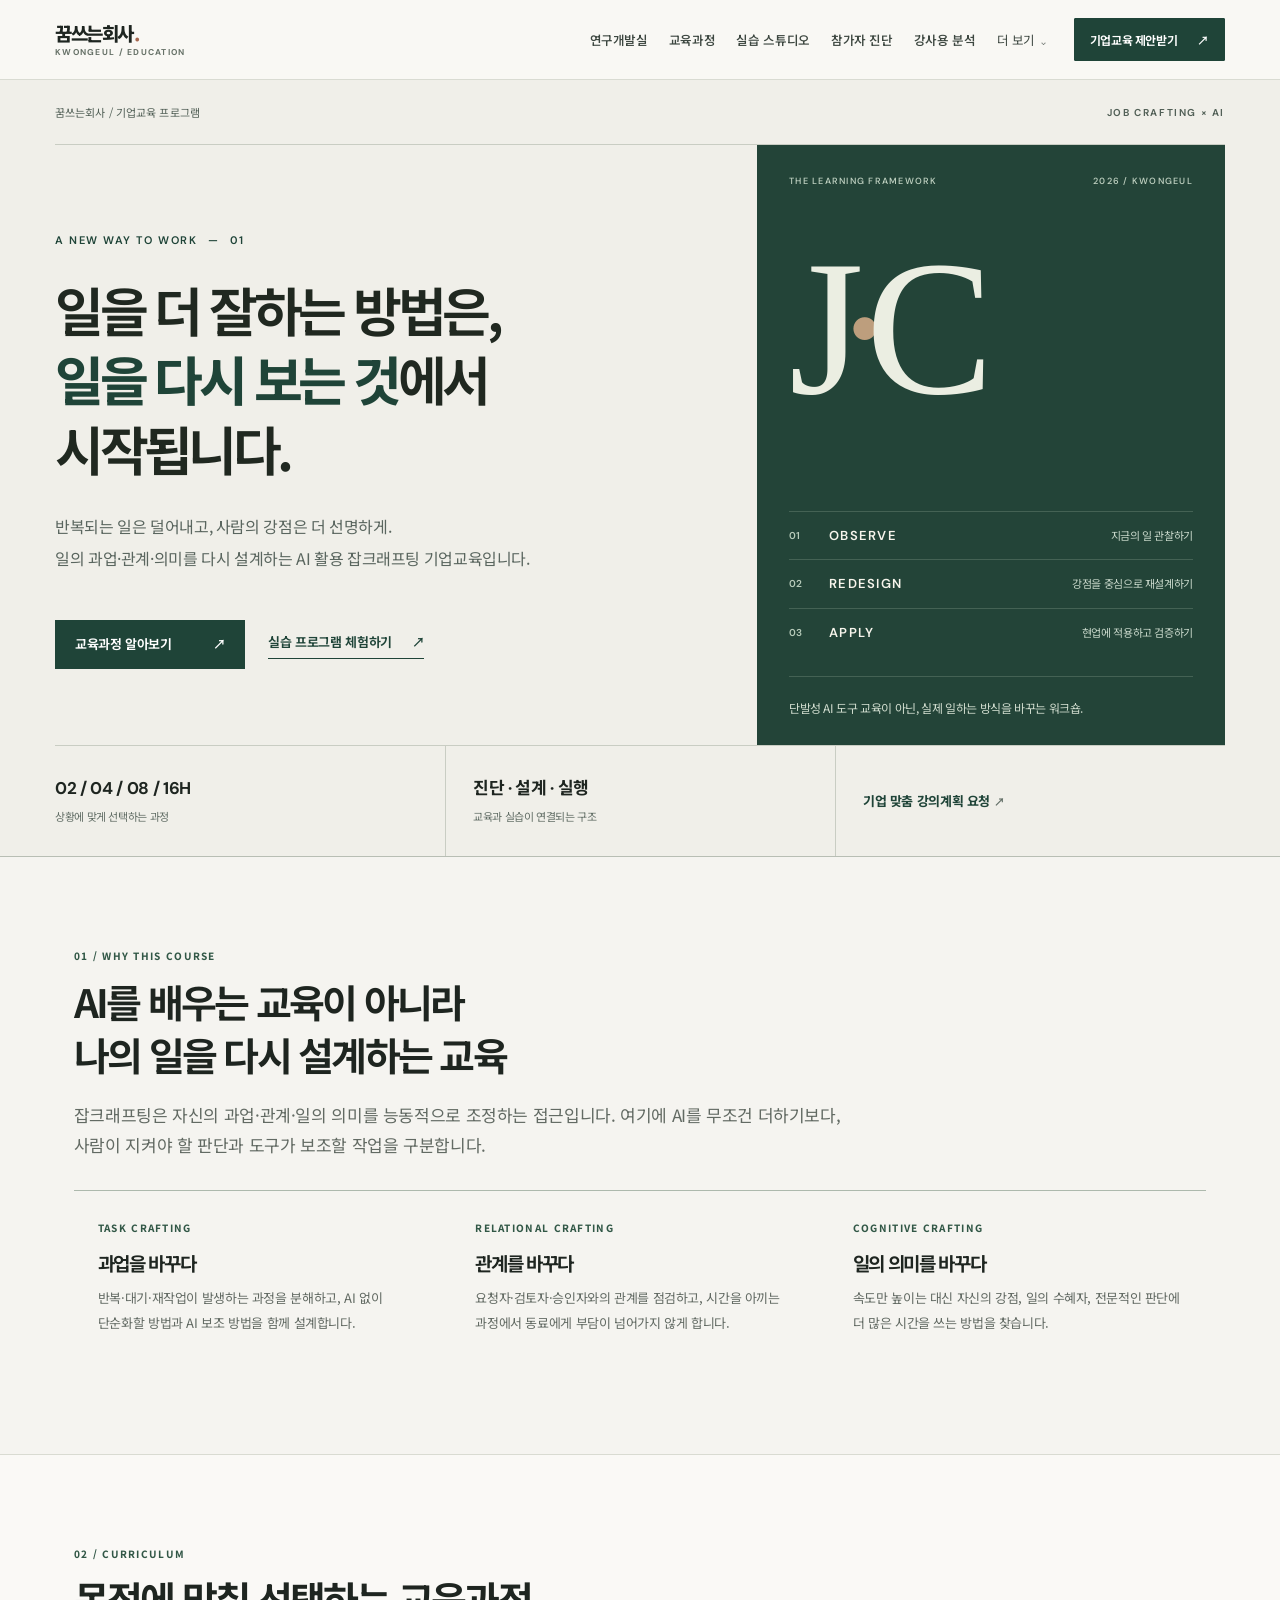
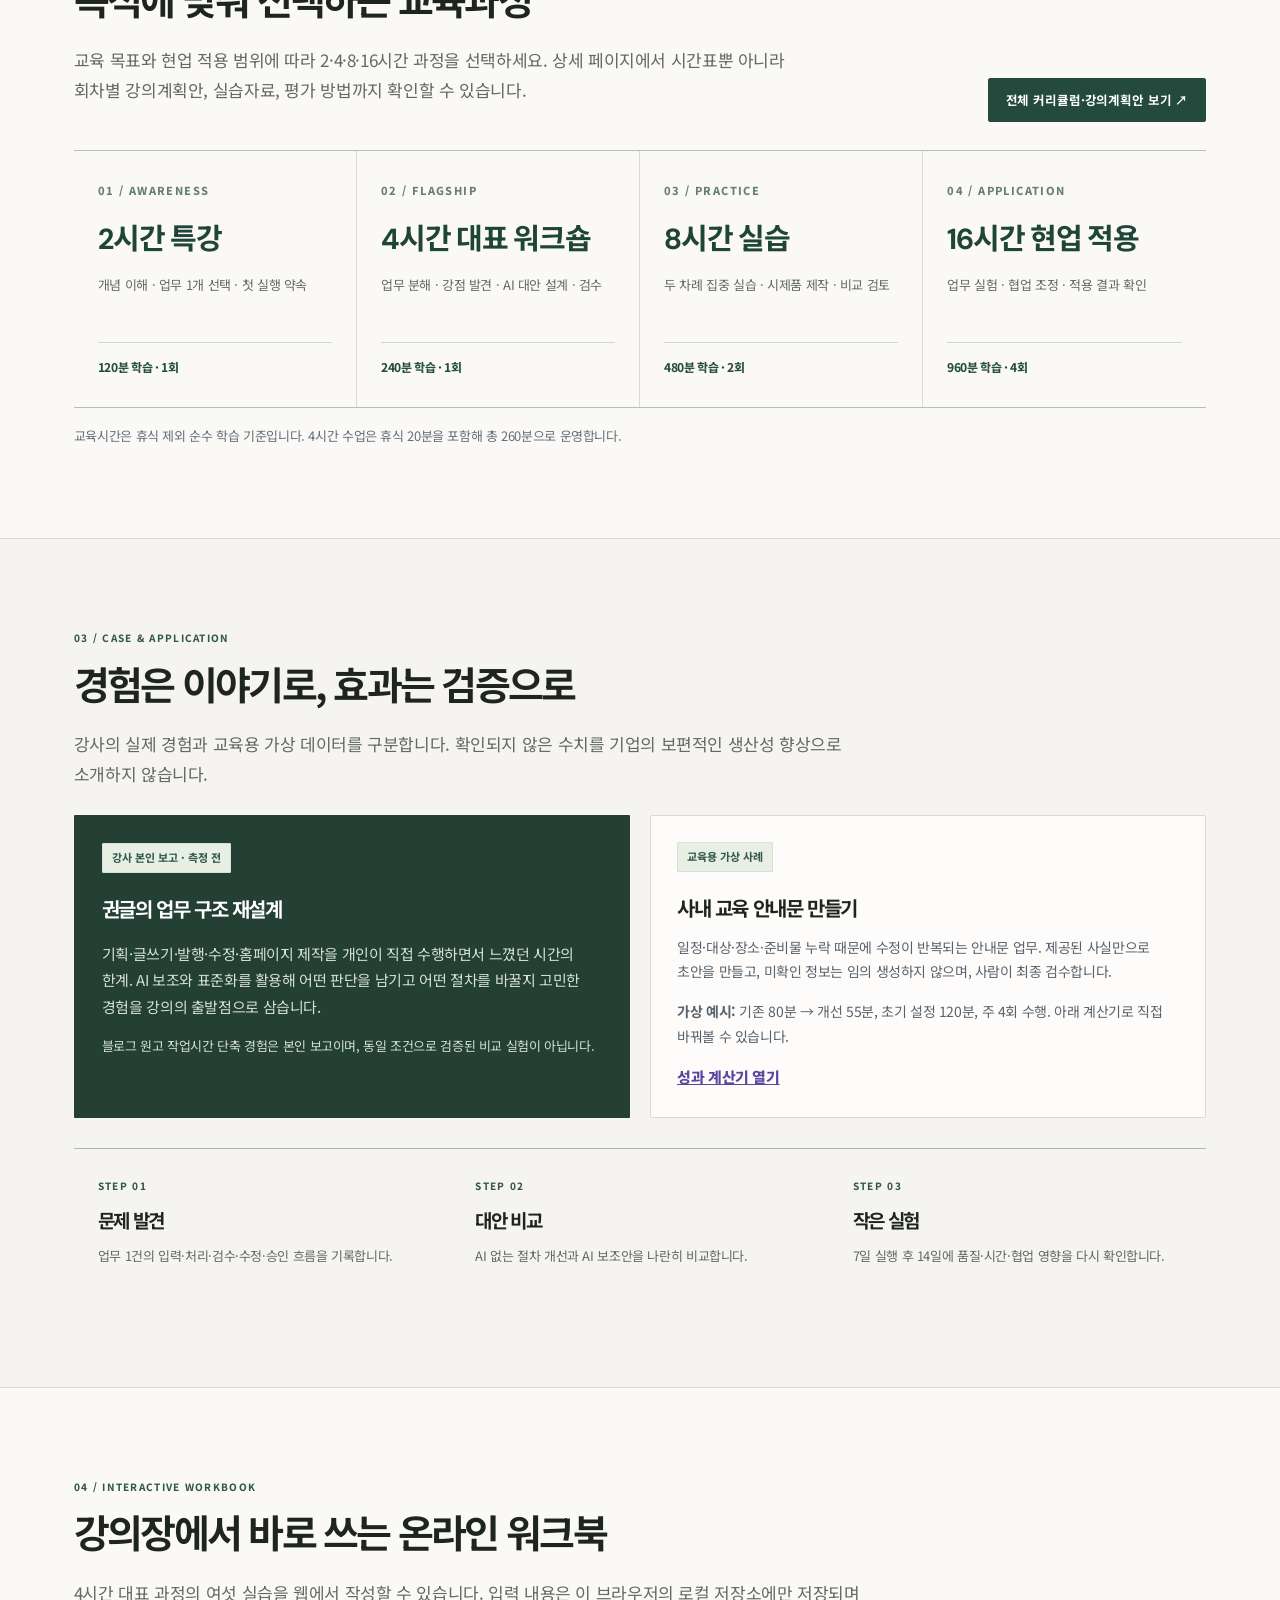
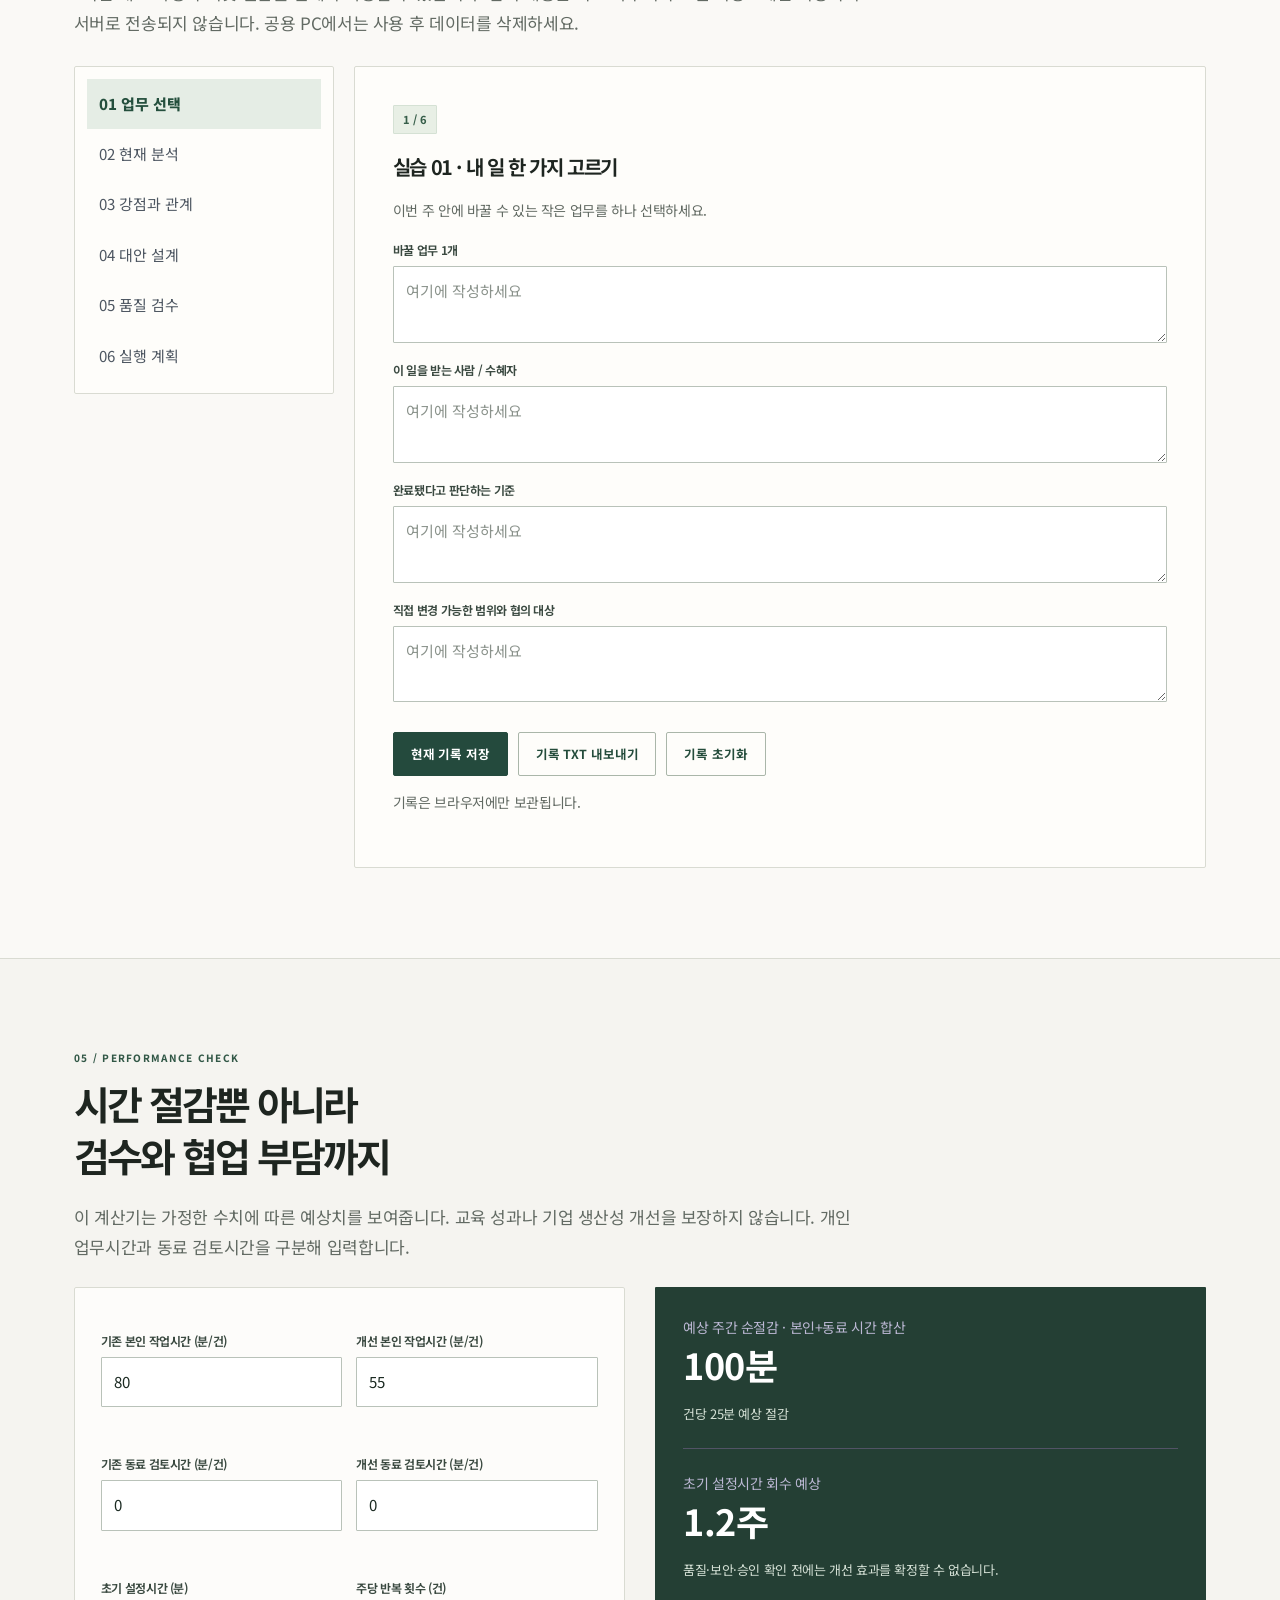
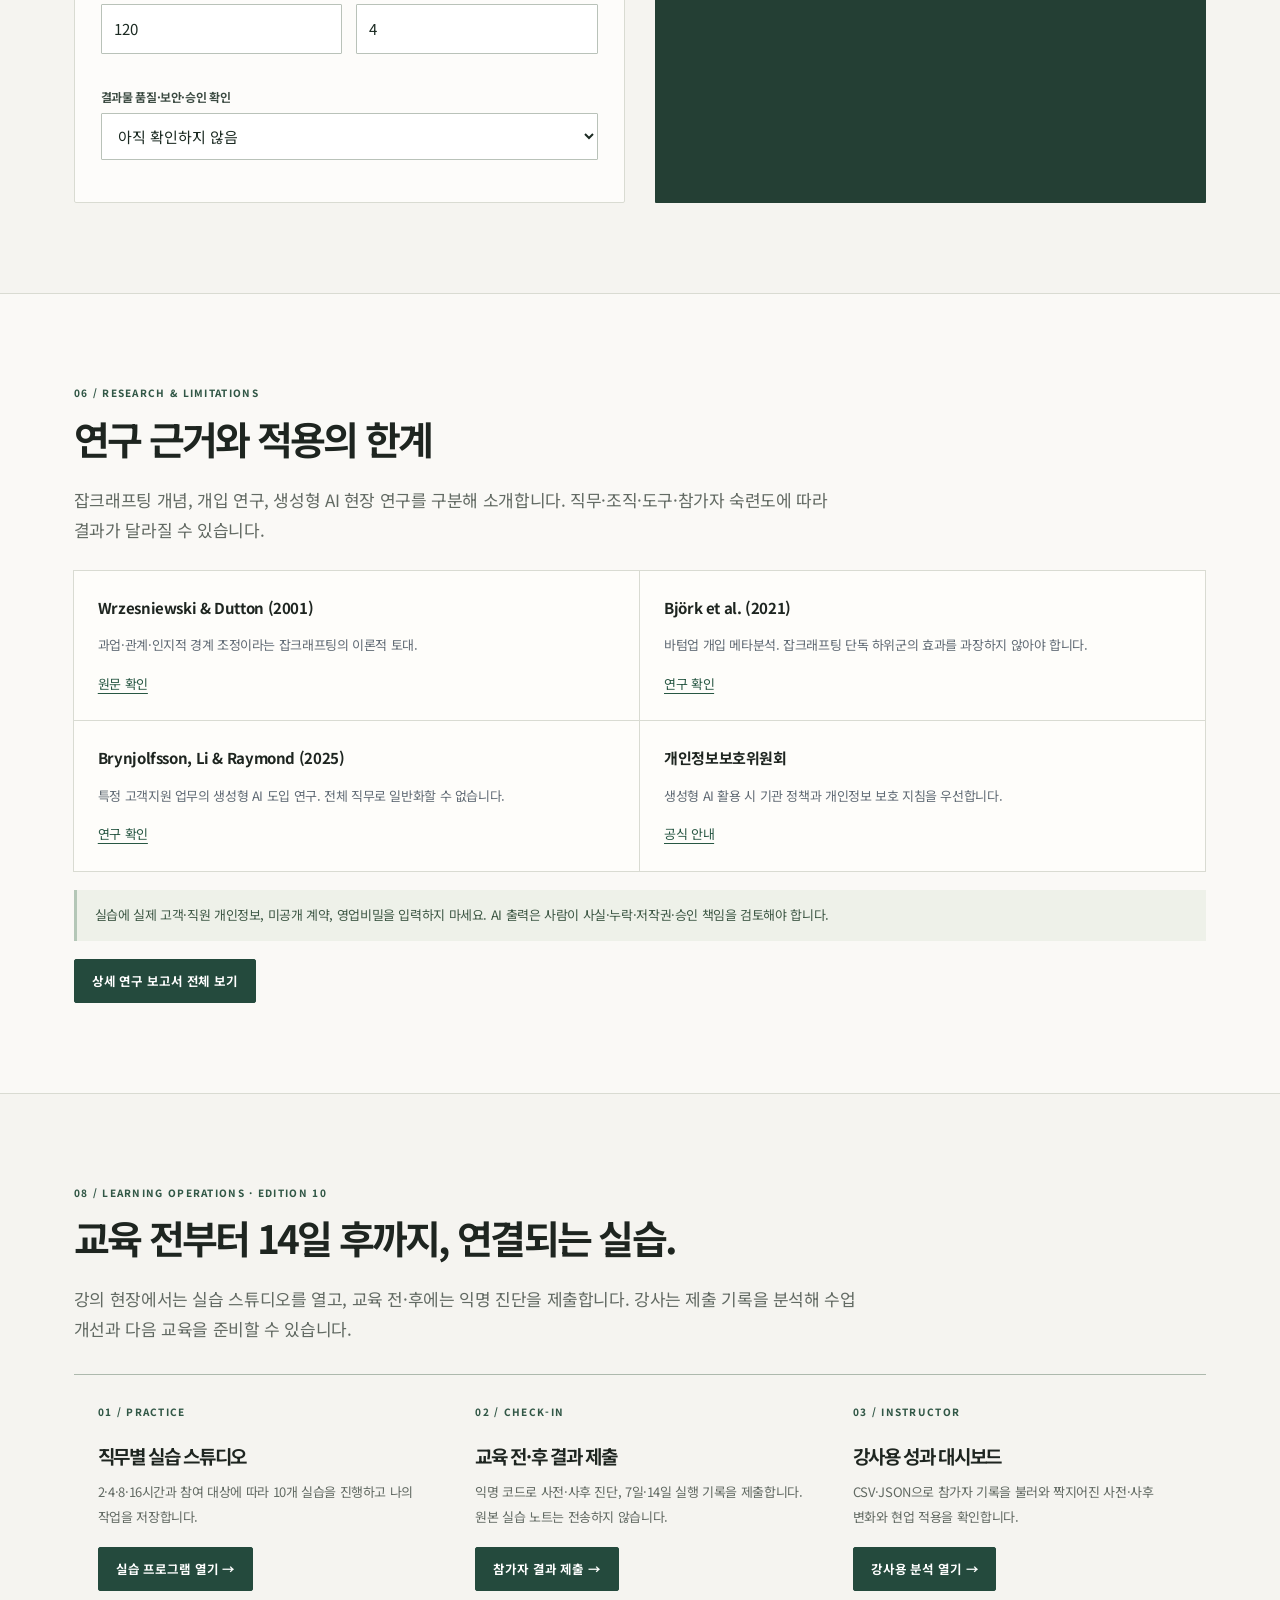
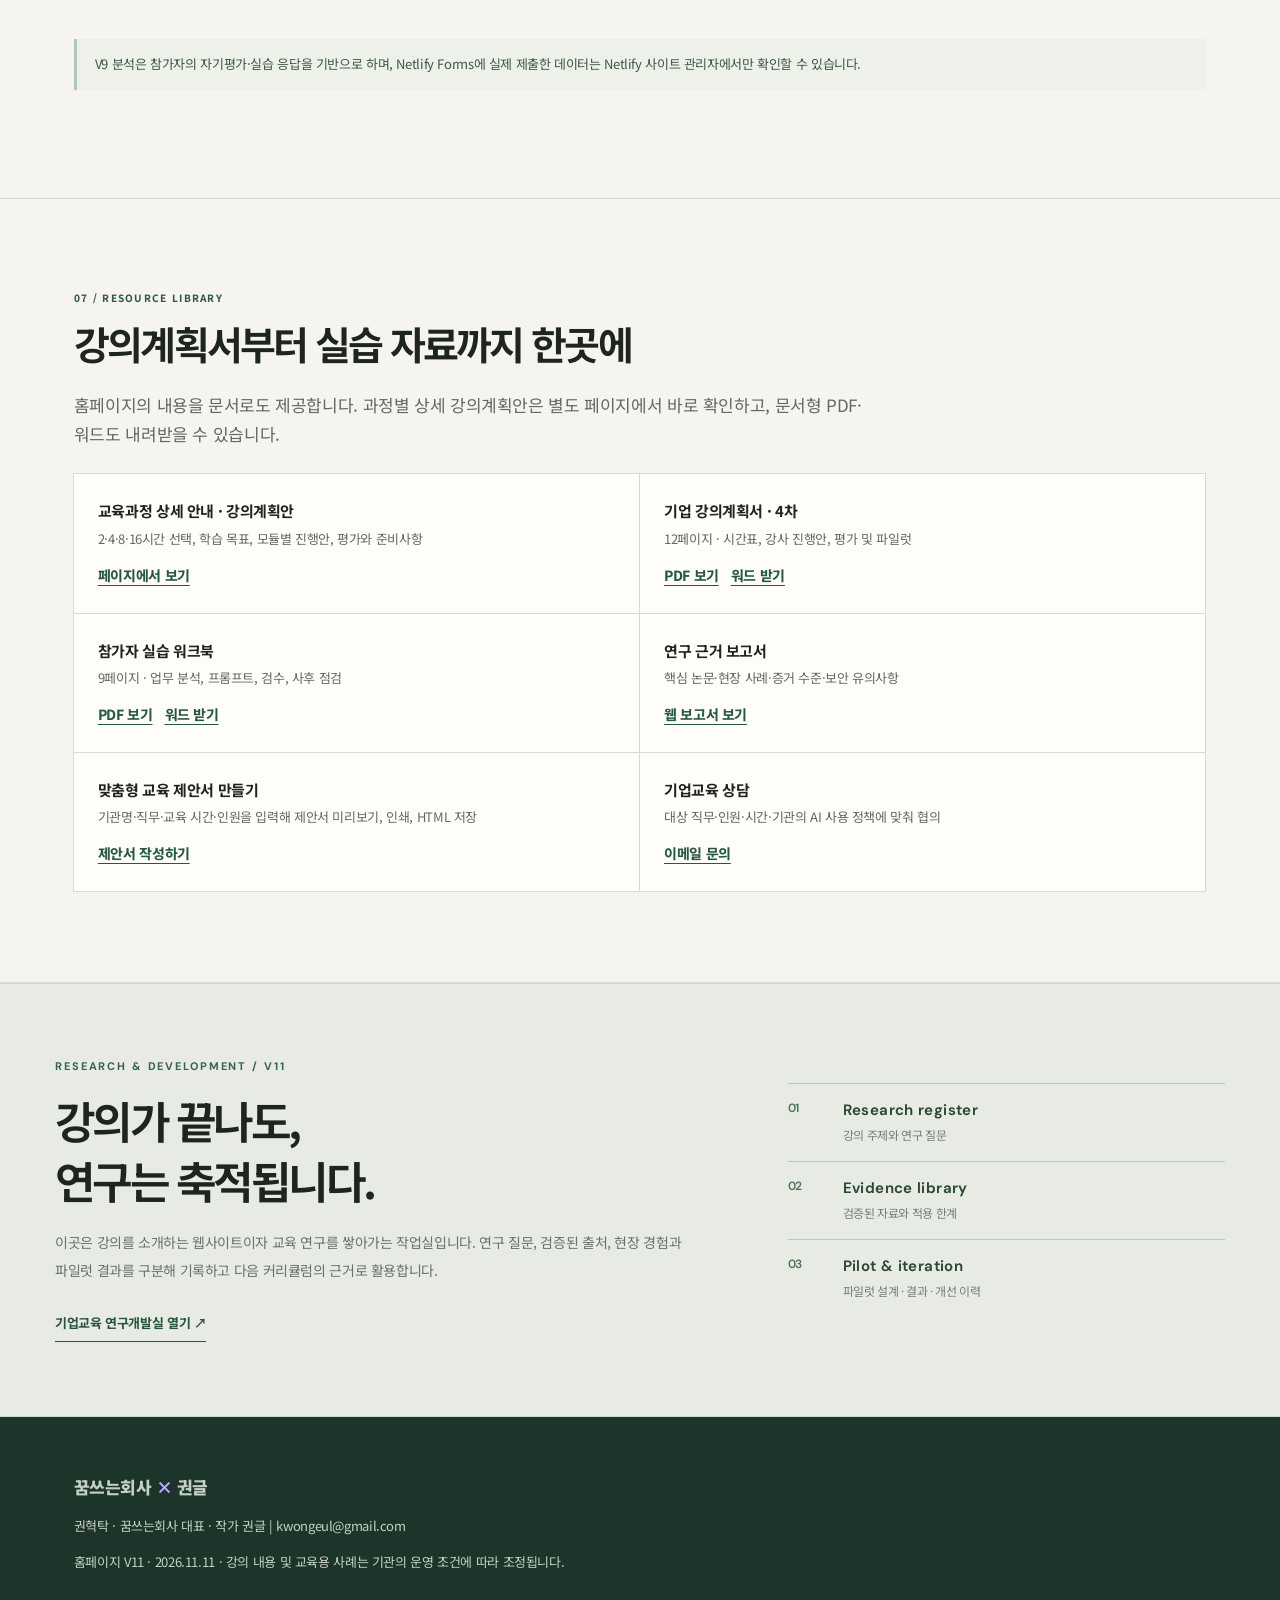
<file: index.html>
<!DOCTYPE html>
<html lang="ko"><head><meta charset="utf-8"/><meta content="width=device-width, initial-scale=1" name="viewport"/><meta content="#F3F1EA" name="theme-color"/><title>AI 잡크래프팅 기업교육 | 꿈쓰는회사 × 권글</title><meta content="AI 활용 잡크래프팅 기업교육. 2·4·8·16시간 강의계획서, 참가자 실습, 연구 근거와 성과 측정을 한곳에서 확인하세요." name="description"/><style>
:root{--bg:#f6f5f2;--ink:#161b23;--muted:#667078;--purple:#6d59bd;--line:#dededb;--white:#fff;--nav:#171b25}*{box-sizing:border-box}html{scroll-behavior:smooth}body{margin:0;font-family:system-ui,-apple-system,'Malgun Gothic','Apple SD Gothic Neo',sans-serif;color:var(--ink);background:var(--bg);line-height:1.7;word-break:keep-all}a{color:inherit;text-decoration:none}button,input,textarea,select{font:inherit}button{cursor:pointer}.shell{max-width:1190px;margin:auto;padding:0 30px}.top{position:sticky;top:0;z-index:20;background:rgba(23,27,37,.97);color:white;border-bottom:1px solid #30343d}.topin{display:flex;align-items:center;justify-content:space-between;min-height:69px;gap:15px}.brand{font-size:17px;font-weight:850;letter-spacing:-.5px}.brand span{color:#bba7ff}.nav{display:flex;gap:20px;font-size:13px;color:#ddd}.nav a:hover{color:white}.nav .cta{background:#eee9ff;color:#24183d;padding:7px 13px;border-radius:6px}.hero{background:#171b25;color:#fff;padding:92px 0 90px;overflow:hidden}.eyebrow{font-size:12px;letter-spacing:2px;color:#b7a8fa;font-weight:800}.hero h1{font-size:clamp(40px,5.6vw,74px);line-height:1.16;letter-spacing:-3px;margin:22px 0 25px;max-width:900px}.hero h1 em{font-style:normal;color:#b4a1ff}.hero p{font-size:19px;color:#c8cbd4;max-width:680px}.hero-actions,.buttons{display:flex;flex-wrap:wrap;gap:10px;margin-top:30px}.btn{display:inline-flex;align-items:center;justify-content:center;min-height:44px;padding:10px 17px;border:1px solid #bbbfc9;border-radius:6px;font-size:14px;font-weight:750;background:transparent;color:inherit}.btn.primary{background:var(--purple);color:white;border-color:var(--purple)}.btn.light{border-color:#616574;color:white}.btn:hover{filter:brightness(1.12)}.hero-meta{margin-top:65px;display:grid;grid-template-columns:repeat(3,1fr);border-top:1px solid #444957;padding-top:26px;gap:25px}.hero-meta strong{display:block;font-size:25px}.hero-meta span{font-size:13px;color:#b6bac5}.section{padding:85px 0;border-bottom:1px solid var(--line);scroll-margin-top:75px}.section.alt{background:#fff}.kicker{font-size:12px;letter-spacing:1.8px;font-weight:800;color:var(--purple)}h2{font-size:clamp(28px,3.5vw,44px);letter-spacing:-1.7px;line-height:1.3;margin:10px 0 20px}h3{font-size:20px;letter-spacing:-.5px;margin:0 0 10px}.lead{font-size:17px;color:#58616c;max-width:790px}.grid{display:grid;grid-template-columns:repeat(3,1fr);gap:16px;margin-top:30px}.card{background:white;border:1px solid #e4e3e0;border-radius:10px;padding:26px}.alt .card{background:#f8f7f5}.card p{margin:0;color:#59636e;font-size:14px}.number{color:var(--purple);font-size:12px;font-weight:850;letter-spacing:1px;margin-bottom:12px}.course-tabs{display:flex;gap:8px;flex-wrap:wrap;margin:30px 0 18px}.tab{border:1px solid #c9c9d0;background:white;color:#343942;border-radius:6px;padding:11px 23px;font-weight:800}.tab[aria-selected=true]{background:#252333;color:white;border-color:#252333}.course-panel{background:#fff;border:1px solid var(--line);padding:32px;border-radius:10px}.course-panel h3{font-size:26px}.schedule{width:100%;border-collapse:collapse;margin:22px 0}.schedule th,.schedule td{border-bottom:1px solid #e4e4e6;text-align:left;padding:14px 10px;font-size:14px;vertical-align:top}.schedule th{font-size:12px;color:#69717a}.pill{display:inline-block;font-size:12px;font-weight:750;color:#5942a0;background:#eeeafa;border-radius:4px;padding:4px 9px}.case{display:grid;grid-template-columns:1fr 1fr;gap:20px;margin-top:26px}.dark-card{background:#222636;color:#fff;border-radius:10px;padding:28px}.dark-card p{color:#c7c9d0}.muted{color:var(--muted);font-size:14px}.work-layout{display:grid;grid-template-columns:260px 1fr;gap:20px;margin-top:28px;align-items:start}.work-menu{position:sticky;top:88px;background:white;border:1px solid var(--line);padding:12px;border-radius:8px}.work-menu button{display:block;width:100%;text-align:left;border:0;background:none;padding:12px;border-radius:5px;color:#4d5661}.work-menu button.active{background:#eeeafa;color:#4b398a;font-weight:800}.work-pane{background:#fff;border:1px solid var(--line);border-radius:9px;padding:30px}.field{margin:16px 0}.field label{display:block;font-size:13px;font-weight:800;margin-bottom:6px}.field input,.field textarea,.field select{display:block;width:100%;border:1px solid #cdd0d4;background:#fff;border-radius:6px;padding:11px 12px;outline-color:var(--purple)}.field textarea{min-height:94px;resize:vertical}.two{display:grid;grid-template-columns:1fr 1fr;gap:14px}.notice{border-left:3px solid var(--purple);background:#f0edf8;padding:14px 18px;color:#443d59;font-size:13px;margin:18px 0}.calculator{display:grid;grid-template-columns:1fr 1fr;gap:30px;margin-top:25px}.result{background:#232536;color:white;border-radius:10px;padding:28px}.result strong{font-size:36px;display:block;line-height:1.4}.result p{color:#d5d5df;font-size:13px}.sources{display:grid;grid-template-columns:1fr 1fr;gap:14px;margin-top:26px}.source{border:1px solid var(--line);border-radius:8px;padding:20px;background:#fff}.source strong{display:block;margin-bottom:5px}.source a{font-size:13px;color:#5a459f;text-decoration:underline}.source p{font-size:13px;color:#616b75}.download-list{display:grid;grid-template-columns:1fr 1fr;gap:14px;margin-top:25px}.download{padding:22px;border:1px solid var(--line);background:#fff;border-radius:8px}.download strong{display:block}.download span{font-size:13px;color:var(--muted)}.download a{display:inline-block;margin:12px 12px 0 0;color:#5942a0;text-decoration:underline;font-weight:750;font-size:14px}.footer{background:#171b25;color:#ddd;padding:55px 0}.footer p{color:#9fa5b1;font-size:13px}.hidden{display:none!important}@media(max-width:820px){.nav{display:none}.hero{padding:65px 0}.hero h1{letter-spacing:-1.6px}.grid,.sources,.download-list{grid-template-columns:1fr 1fr}.work-layout{grid-template-columns:1fr}.work-menu{position:static;display:flex;overflow:auto}.work-menu button{min-width:120px}.case,.calculator{grid-template-columns:1fr}}@media(max-width:560px){.shell{padding:0 18px}.hero-meta,.grid,.sources,.download-list,.two{grid-template-columns:1fr}.hero-meta{gap:15px}.section{padding:60px 0}.course-panel,.work-pane{padding:18px}.schedule th,.schedule td{padding:10px 5px;font-size:12px}.hero p{font-size:16px}}@media print{.top,.hero-actions,.work-menu,.buttons,.footer{display:none!important}.hero{background:white;color:black;padding:15px 0}.hero p,.hero-meta span{color:#444}.section{padding:25px 0}.work-layout{display:block}.work-pane{border:0}}


.split-head{display:flex;justify-content:space-between;align-items:end;gap:24px}.split-head>div{max-width:740px}.split-head>.btn{flex-shrink:0}.course-teasers{display:grid;grid-template-columns:repeat(4,minmax(0,1fr));gap:13px;margin-top:28px}.course-teaser{padding:25px 22px;background:#fff;border:1px solid #dedede;border-radius:13px;transition:transform .15s,border-color .15s;min-width:0}.course-teaser:hover{transform:translateY(-3px);border-color:#9180d7}.course-teaser .minor{display:block;color:#6f58bb;font-size:11px;font-weight:800;letter-spacing:1.4px}.course-teaser strong{display:block;font-size:23px;letter-spacing:-1px;margin:14px 0 9px}.course-teaser p{font-size:14px;color:#68717c;margin:0 0 20px;min-height:48px}.course-teaser .teaser-foot{font-size:12px;font-weight:750;border-top:1px solid #e7e5e8;padding-top:13px;display:block}.course-teaser.featured{background:#211f32;color:#fff;border-color:#211f32}.course-teaser.featured p{color:#d6d0e5}.course-teaser.featured .minor{color:#baa9ff}.course-teaser.featured .teaser-foot{border-color:#484457}.inline-note{font-size:13px;color:#64707a;margin:17px 0 0}@media(max-width:920px){.course-teasers{grid-template-columns:repeat(2,minmax(0,1fr))}.split-head{display:block}.split-head .btn{display:inline-flex;margin-top:4px}}@media(max-width:570px){.course-teasers{grid-template-columns:1fr}.course-teaser p{min-height:0}.split-head h2{font-size:clamp(32px,8vw,44px)}}

.v9-ops{grid-template-columns:repeat(3,minmax(0,1fr))}.v9-ops .card{display:flex;flex-direction:column;align-items:flex-start;gap:10px}.v9-ops .card h3{margin:0}.v9-ops .card p{margin:0 0 8px}.v9-ops .card .btn{margin-top:auto}@media(max-width:920px){.v9-ops{grid-template-columns:1fr}}
</style><link href="assets/v10.css" rel="stylesheet"/><link rel="stylesheet" href="assets/research-v11.css"></head><body class="v10 v10-index"><header class="v10-header" id="site-header"><div class="v10-header-in"><a aria-label="꿈쓰는회사 교육 홈페이지" class="v10-logo" href="index.html"><span class="v10-wordmark">꿈쓰는회사<span class="v10-logo-dot">.</span></span><span class="v10-logo-sub">KWONGEUL / EDUCATION</span></a><nav aria-label="주요 메뉴" class="v10-nav"><a href="lab.html">연구개발실</a><a href="curriculum.html">교육과정</a><a href="practice.html">실습 스튜디오</a><a href="checkin.html">참가자 진단</a><a href="dashboard.html">강사용 분석</a><details class="v10-more"><summary>더 보기</summary><div class="v10-more-menu"><a href="proposal.html">맞춤 제안서</a><a href="research.html">연구 근거</a><a href="sources.html">근거 자료은행</a><a href="protocol.html">파일럿 설계</a><a href="index.html#downloads">자료실</a></div></details></nav><a class="v10-header-cta" href="proposal.html">기업교육 제안받기 <span aria-hidden="true">↗</span></a><button aria-controls="v10-mobile-menu" aria-expanded="false" class="v10-menu-toggle" id="v10-menu-toggle" type="button">메뉴 <span aria-hidden="true">☰</span></button></div><nav aria-label="모바일 메뉴" class="v10-mobile-menu" hidden="" id="v10-mobile-menu"><a href="lab.html">연구개발실</a><a href="sources.html">근거 자료은행</a><a href="protocol.html">파일럿 설계서</a><a aria-current="page" href="index.html">소개</a><a href="curriculum.html">교육과정</a><a href="practice.html">실습 스튜디오</a><a href="checkin.html">참가자 진단</a><a href="dashboard.html">강사용 분석</a><a href="proposal.html">제안서</a><a href="research.html">연구 근거</a><a href="sources.html">근거 자료은행</a><a href="protocol.html">파일럿 설계</a><a href="index.html#downloads">자료실</a></nav></header>

<main><section aria-labelledby="v10-main-heading" class="v10-home-hero" id="home"><div class="v10-max"><div class="v10-home-label"><span>꿈쓰는회사 / 기업교육 프로그램</span><span>JOB CRAFTING × AI</span></div><div class="v10-home-grid"><div class="v10-home-message"><p class="v10-home-index">A NEW WAY TO WORK <span>—</span> 01</p><h1 id="v10-main-heading">일을 더 잘하는 방법은,<br/><span>일을 다시 보는 것</span>에서<br/>시작됩니다.</h1><p class="v10-home-description">반복되는 일은 덜어내고, 사람의 강점은 더 선명하게.<br/>일의 과업·관계·의미를 다시 설계하는 AI 활용 잡크래프팅 기업교육입니다.</p><div class="v10-home-actions"><a class="v10-action" href="curriculum.html">교육과정 알아보기 <span aria-hidden="true">↗</span></a><a class="v10-sub-action" href="practice.html">실습 프로그램 체험하기 <span aria-hidden="true">↗</span></a></div></div><aside aria-label="교육 설계 개요" class="v10-home-aside"><div class="v10-aside-top"><span>THE LEARNING FRAMEWORK</span><span>2026 / KWONGEUL</span></div><div class="v10-mark">J<span>·</span>C</div><div class="v10-aside-body"><div><span>01</span><strong>OBSERVE</strong><small>지금의 일 관찰하기</small></div><div><span>02</span><strong>REDESIGN</strong><small>강점을 중심으로 재설계하기</small></div><div><span>03</span><strong>APPLY</strong><small>현업에 적용하고 검증하기</small></div></div><div class="v10-aside-bottom">단발성 AI 도구 교육이 아닌, 실제 일하는 방식을 바꾸는 워크숍.</div></aside></div><div class="v10-home-bottom"><div><strong>02 / 04 / 08 / 16H</strong><span>상황에 맞게 선택하는 과정</span></div><div><strong>진단 · 설계 · 실행</strong><span>교육과 실습이 연결되는 구조</span></div><div><a href="proposal.html">기업 맞춤 강의계획 요청 <span aria-hidden="true">↗</span></a></div></div></div></section>
<section class="section" id="overview"><div class="shell"><div class="kicker">01 / WHY THIS COURSE</div><h2>AI를 배우는 교육이 아니라<br/>나의 일을 다시 설계하는 교육</h2><p class="lead">잡크래프팅은 자신의 과업·관계·일의 의미를 능동적으로 조정하는 접근입니다. 여기에 AI를 무조건 더하기보다, 사람이 지켜야 할 판단과 도구가 보조할 작업을 구분합니다.</p><div class="grid"><article class="card"><div class="number">TASK CRAFTING</div><h3>과업을 바꾸다</h3><p>반복·대기·재작업이 발생하는 과정을 분해하고, AI 없이 단순화할 방법과 AI 보조 방법을 함께 설계합니다.</p></article><article class="card"><div class="number">RELATIONAL CRAFTING</div><h3>관계를 바꾸다</h3><p>요청자·검토자·승인자와의 관계를 점검하고, 시간을 아끼는 과정에서 동료에게 부담이 넘어가지 않게 합니다.</p></article><article class="card"><div class="number">COGNITIVE CRAFTING</div><h3>일의 의미를 바꾸다</h3><p>속도만 높이는 대신 자신의 강점, 일의 수혜자, 전문적인 판단에 더 많은 시간을 쓰는 방법을 찾습니다.</p></article></div></div></section>
<section class="section alt" id="courses"><div class="shell"><div class="kicker">02 / CURRICULUM</div><div class="split-head"><div><h2>목적에 맞춰 선택하는 교육과정</h2><p class="lead">교육 목표와 현업 적용 범위에 따라 2·4·8·16시간 과정을 선택하세요. 상세 페이지에서 시간표뿐 아니라 회차별 강의계획안, 실습자료, 평가 방법까지 확인할 수 있습니다.</p></div><a class="btn primary" href="curriculum.html">전체 커리큘럼·강의계획안 보기 ↗</a></div><div class="course-teasers"><a class="course-teaser" href="curriculum.html?course=2#course-detail"><span class="minor">01 / AWARENESS</span><strong>2시간 특강</strong><p>개념 이해 · 업무 1개 선택 · 첫 실행 약속</p><span class="teaser-foot">120분 학습 · 1회</span></a><a class="course-teaser featured" href="curriculum.html?course=4#course-detail"><span class="minor">02 / FLAGSHIP</span><strong>4시간 대표 워크숍</strong><p>업무 분해 · 강점 발견 · AI 대안 설계 · 검수</p><span class="teaser-foot">240분 학습 · 1회</span></a><a class="course-teaser" href="curriculum.html?course=8#course-detail"><span class="minor">03 / PRACTICE</span><strong>8시간 실습</strong><p>두 차례 집중 실습 · 시제품 제작 · 비교 검토</p><span class="teaser-foot">480분 학습 · 2회</span></a><a class="course-teaser" href="curriculum.html?course=16#course-detail"><span class="minor">04 / APPLICATION</span><strong>16시간 현업 적용</strong><p>업무 실험 · 협업 조정 · 적용 결과 확인</p><span class="teaser-foot">960분 학습 · 4회</span></a></div><p class="inline-note">교육시간은 휴식 제외 순수 학습 기준입니다. 4시간 수업은 휴식 20분을 포함해 총 260분으로 운영합니다.</p></div></section>
<section class="section" id="cases"><div class="shell"><div class="kicker">03 / CASE &amp; APPLICATION</div><h2>경험은 이야기로, 효과는 검증으로</h2><p class="lead">강사의 실제 경험과 교육용 가상 데이터를 구분합니다. 확인되지 않은 수치를 기업의 보편적인 생산성 향상으로 소개하지 않습니다.</p><div class="case"><article class="dark-card"><span class="pill">강사 본인 보고 · 측정 전</span><h3 style="margin-top:18px">권글의 업무 구조 재설계</h3><p>기획·글쓰기·발행·수정·홈페이지 제작을 개인이 직접 수행하면서 느꼈던 시간의 한계. AI 보조와 표준화를 활용해 어떤 판단을 남기고 어떤 절차를 바꿀지 고민한 경험을 강의의 출발점으로 삼습니다.</p><p style="font-size:13px">블로그 원고 작업시간 단축 경험은 본인 보고이며, 동일 조건으로 검증된 비교 실험이 아닙니다.</p></article><article class="card"><span class="pill">교육용 가상 사례</span><h3 style="margin-top:18px">사내 교육 안내문 만들기</h3><p>일정·대상·장소·준비물 누락 때문에 수정이 반복되는 안내문 업무. 제공된 사실만으로 초안을 만들고, 미확인 정보는 임의 생성하지 않으며, 사람이 최종 검수합니다.</p><p style="margin-top:15px"><strong>가상 예시:</strong> 기존 80분 → 개선 55분, 초기 설정 120분, 주 4회 수행. 아래 계산기로 직접 바꿔볼 수 있습니다.</p><a href="#calculator" style="display:inline-block;color:#5b46a0;text-decoration:underline;margin-top:16px;font-weight:800">성과 계산기 열기</a></article></div><div class="grid"><div class="card"><div class="number">STEP 01</div><h3>문제 발견</h3><p>업무 1건의 입력·처리·검수·수정·승인 흐름을 기록합니다.</p></div><div class="card"><div class="number">STEP 02</div><h3>대안 비교</h3><p>AI 없는 절차 개선과 AI 보조안을 나란히 비교합니다.</p></div><div class="card"><div class="number">STEP 03</div><h3>작은 실험</h3><p>7일 실행 후 14일에 품질·시간·협업 영향을 다시 확인합니다.</p></div></div></div></section>
<section class="section alt" id="workbook"><div class="shell"><div class="kicker">04 / INTERACTIVE WORKBOOK</div><h2>강의장에서 바로 쓰는 온라인 워크북</h2><p class="lead">4시간 대표 과정의 여섯 실습을 웹에서 작성할 수 있습니다. 입력 내용은 이 브라우저의 로컬 저장소에만 저장되며 서버로 전송되지 않습니다. 공용 PC에서는 사용 후 데이터를 삭제하세요.</p><div class="work-layout"><div class="work-menu" id="work-menu"></div><div class="work-pane"><div id="work-content"></div><div class="buttons"><button class="btn primary" id="save-work">현재 기록 저장</button><button class="btn" id="export-work">기록 TXT 내보내기</button><button class="btn" id="clear-work">기록 초기화</button></div><p aria-live="polite" class="muted" id="work-status">기록은 브라우저에만 보관됩니다.</p></div></div></div></section>
<section class="section" id="calculator"><div class="shell"><div class="kicker">05 / PERFORMANCE CHECK</div><h2>시간 절감뿐 아니라<br/>검수와 협업 부담까지</h2><p class="lead">이 계산기는 가정한 수치에 따른 예상치를 보여줍니다. 교육 성과나 기업 생산성 개선을 보장하지 않습니다. 개인 업무시간과 동료 검토시간을 구분해 입력합니다.</p><div class="calculator"><div class="card"><div class="two"><div class="field"><label for="before">기존 본인 작업시간 (분/건)</label><input id="before" min="0" type="number" value="80"/></div><div class="field"><label for="after">개선 본인 작업시간 (분/건)</label><input id="after" min="0" type="number" value="55"/></div><div class="field"><label for="peerBefore">기존 동료 검토시간 (분/건)</label><input id="peerBefore" min="0" type="number" value="0"/></div><div class="field"><label for="peerAfter">개선 동료 검토시간 (분/건)</label><input id="peerAfter" min="0" type="number" value="0"/></div><div class="field"><label for="setup">초기 설정시간 (분)</label><input id="setup" min="0" type="number" value="120"/></div><div class="field"><label for="freq">주당 반복 횟수 (건)</label><input id="freq" min="0" type="number" value="4"/></div></div><div class="field"><label for="quality">결과물 품질·보안·승인 확인</label><select id="quality"><option value="pending">아직 확인하지 않음</option><option value="pass">필수 품질·보안·승인 기준 충족</option><option value="fail">오류 또는 보안·승인 문제 발견</option></select></div></div><div aria-live="polite" class="result"><div class="muted" style="color:#bcb8d4">예상 주간 순절감 · 본인+동료 시간 합산</div><strong id="weekly">100분</strong><p id="peritem">건당 25분 절감</p><hr style="border:0;border-top:1px solid #525366;margin:22px 0"/><div class="muted" style="color:#bcb8d4">초기 설정시간 회수 예상</div><strong id="payback">1.2주</strong><p id="qualityNote">품질을 확인하기 전에는 개선 효과를 확정할 수 없습니다.</p></div></div></div></section>
<section class="section alt" id="research"><div class="shell"><div class="kicker">06 / RESEARCH &amp; LIMITATIONS</div><h2>연구 근거와 적용의 한계</h2><p class="lead">잡크래프팅 개념, 개입 연구, 생성형 AI 현장 연구를 구분해 소개합니다. 직무·조직·도구·참가자 숙련도에 따라 결과가 달라질 수 있습니다.</p><div class="sources"><article class="source"><strong>Wrzesniewski &amp; Dutton (2001)</strong><p>과업·관계·인지적 경계 조정이라는 잡크래프팅의 이론적 토대.</p><a href="https://doi.org/10.5465/amr.2001.4378011" rel="noopener" target="_blank">원문 확인</a></article><article class="source"><strong>Björk et al. (2021)</strong><p>바텀업 개입 메타분석. 잡크래프팅 단독 하위군의 효과를 과장하지 않아야 합니다.</p><a href="https://www.frontiersin.org/journals/psychology/articles/10.3389/fpsyg.2021.638558/full" rel="noopener" target="_blank">연구 확인</a></article><article class="source"><strong>Brynjolfsson, Li &amp; Raymond (2025)</strong><p>특정 고객지원 업무의 생성형 AI 도입 연구. 전체 직무로 일반화할 수 없습니다.</p><a href="https://academic.oup.com/qje/article/140/2/889/7990658" rel="noopener" target="_blank">연구 확인</a></article><article class="source"><strong>개인정보보호위원회</strong><p>생성형 AI 활용 시 기관 정책과 개인정보 보호 지침을 우선합니다.</p><a href="https://www.privacy.go.kr/front/bbs/bbsView.do?bbsNo=BBSMSTR_000000000049&amp;bbscttNo=20836" rel="noopener" target="_blank">공식 안내</a></article></div><div class="notice">실습에 실제 고객·직원 개인정보, 미공개 계약, 영업비밀을 입력하지 마세요. AI 출력은 사람이 사실·누락·저작권·승인 책임을 검토해야 합니다.</div><a class="btn primary" href="research.html">상세 연구 보고서 전체 보기</a></div></section>
<section class="section" id="learning-ops"><div class="shell"><div class="kicker">08 / LEARNING OPERATIONS · EDITION 10</div><h2>교육 전부터 14일 후까지, 연결되는 실습.</h2><p class="lead">강의 현장에서는 실습 스튜디오를 열고, 교육 전·후에는 익명 진단을 제출합니다. 강사는 제출 기록을 분석해 수업 개선과 다음 교육을 준비할 수 있습니다.</p><div class="grid v9-ops"><div class="card"><div class="number">01 / PRACTICE</div><h3>직무별 실습 스튜디오</h3><p>2·4·8·16시간과 참여 대상에 따라 10개 실습을 진행하고 나의 작업을 저장합니다.</p><a class="btn primary" href="practice.html">실습 프로그램 열기 →</a></div><div class="card"><div class="number">02 / CHECK-IN</div><h3>교육 전·후 결과 제출</h3><p>익명 코드로 사전·사후 진단, 7일·14일 실행 기록을 제출합니다. 원본 실습 노트는 전송하지 않습니다.</p><a class="btn primary" href="checkin.html">참가자 결과 제출 →</a></div><div class="card"><div class="number">03 / INSTRUCTOR</div><h3>강사용 성과 대시보드</h3><p>CSV·JSON으로 참가자 기록을 불러와 짝지어진 사전·사후 변화와 현업 적용을 확인합니다.</p><a class="btn primary" href="dashboard.html">강사용 분석 열기 →</a></div></div><div class="notice" style="margin-top:20px">V9 분석은 참가자의 자기평가·실습 응답을 기반으로 하며, Netlify Forms에 실제 제출한 데이터는 Netlify 사이트 관리자에서만 확인할 수 있습니다.</div></div></section>
<section class="section" id="downloads"><div class="shell"><div class="kicker">07 / RESOURCE LIBRARY</div><h2>강의계획서부터 실습 자료까지 한곳에</h2><p class="lead">홈페이지의 내용을 문서로도 제공합니다. 과정별 상세 강의계획안은 별도 페이지에서 바로 확인하고, 문서형 PDF·워드도 내려받을 수 있습니다.</p><div class="download-list"><div class="download"><strong>교육과정 상세 안내 · 강의계획안</strong><span>2·4·8·16시간 선택, 학습 목표, 모듈별 진행안, 평가와 준비사항</span><div><a href="curriculum.html">페이지에서 보기</a></div></div><div class="download"><strong>기업 강의계획서 · 4차</strong><span>12페이지 · 시간표, 강사 진행안, 평가 및 파일럿</span><div><a href="assets/JobCrafting_Lecture_Plan_v4.pdf" target="_blank">PDF 보기</a><a download="" href="assets/JobCrafting_Lecture_Plan_v4.docx">워드 받기</a></div></div><div class="download"><strong>참가자 실습 워크북</strong><span>9페이지 · 업무 분석, 프롬프트, 검수, 사후 점검</span><div><a href="assets/JobCrafting_Workbook_v1.pdf" target="_blank">PDF 보기</a><a download="" href="assets/JobCrafting_Workbook_v1.docx">워드 받기</a></div></div><div class="download"><strong>연구 근거 보고서</strong><span>핵심 논문·현장 사례·증거 수준·보안 유의사항</span><div><a href="research.html">웹 보고서 보기</a></div></div><div class="download"><strong>맞춤형 교육 제안서 만들기</strong><span>기관명·직무·교육 시간·인원을 입력해 제안서 미리보기, 인쇄, HTML 저장</span><div><a href="proposal.html">제안서 작성하기</a></div></div><div class="download"><strong>기업교육 상담</strong><span>대상 직무·인원·시간·기관의 AI 사용 정책에 맞춰 협의</span><div><a href="mailto:kwongeul@gmail.com?subject=%EC%9E%A1%ED%81%AC%EB%9E%98%ED%94%84%ED%8C%85%20%EA%B8%B0%EC%97%85%EA%B5%90%EC%9C%A1%20%EB%AC%B8%EC%9D%98">이메일 문의</a></div></div></div></div></section><section class="rd-home-intro" id="research-development"><div class="v10-max rd-home-grid"><div><div class="rd-eyebrow">RESEARCH & DEVELOPMENT / V11</div><h2>강의가 끝나도,<br>연구는 축적됩니다.</h2><p>이곳은 강의를 소개하는 웹사이트이자 교육 연구를 쌓아가는 작업실입니다. 연구 질문, 검증된 출처, 현장 경험과 파일럿 결과를 구분해 기록하고 다음 커리큘럼의 근거로 활용합니다.</p><a class="rd-text-link" href="lab.html">기업교육 연구개발실 열기 <span aria-hidden="true">↗</span></a></div><div class="rd-home-index"><div><span>01</span><strong>Research register</strong><small>강의 주제와 연구 질문</small></div><div><span>02</span><strong>Evidence library</strong><small>검증된 자료와 적용 한계</small></div><div><span>03</span><strong>Pilot & iteration</strong><small>파일럿 설계 · 결과 · 개선 이력</small></div></div></div></section></main>
<footer class="footer"><div class="shell"><div class="brand">꿈쓰는회사 <span>×</span> 권글</div><p>권혁탁 · 꿈쓰는회사 대표 · 작가 권글 | kwongeul@gmail.com</p><p>홈페이지 V11 · 2026.11.11 · 강의 내용 및 교육용 사례는 기관의 운영 조건에 따라 조정됩니다.</p></div></footer>
<script>
const steps=[{name:'01 업무 선택',title:'실습 01 · 내 일 한 가지 고르기',hint:'이번 주 안에 바꿀 수 있는 작은 업무를 하나 선택하세요.',fields:[['task','바꿀 업무 1개'],['beneficiary','이 일을 받는 사람 / 수혜자'],['done','완료됐다고 판단하는 기준'],['authority','직접 변경 가능한 범위와 협의 대상']]},{name:'02 현재 분석',title:'실습 02 · 지금의 일 해체하기',hint:'준비·작성·검수·수정 시간을 구분하세요. 추정치라면 추정이라고 기록하세요.',fields:[['current','현재 업무 단계 (입력→준비→작성→검수→수정→전달)'],['bottleneck','막히는 지점 2개'],['baseline','기존 총 작업시간 / 대기시간 / 실측 또는 추정']]},{name:'03 강점과 관계',title:'실습 03 · 강점과 관계 다시 보기',hint:'사람의 전문 판단과 동료와의 협의가 필요한 부분을 구분합니다.',fields:[['strength','내가 유지할 전문 판단'],['simple','AI 없이 단순화할 일'],['assist','AI가 보조할 수 있는 일'],['collab','동료에게 먼저 확인할 내용']]},{name:'04 대안 설계',title:'실습 04 · 바꿀 방법 두 가지',hint:'AI 없는 개선안도 반드시 함께 작성하세요.',fields:[['planA','A안 · AI 없이 개선하는 절차'],['planB','B안 · AI 보조 + 사람 검수 절차'],['prompt','프롬프트 초안 (목적·독자·입력·형식·금지사항·검수)']]},{name:'05 품질 검수',title:'실습 05 · 결과물과 협업 검수',hint:'빠른 초안이라도 사실 오류나 승인 책임 누락이 있으면 개선으로 판단하지 않습니다.',fields:[['check1','사실·날짜·필수정보 확인'],['check2','추측·허위 링크·개인정보·저작권 점검'],['check3','검토자·최종 승인자 확인'],['feedback','동료 의견과 수정할 점']]},{name:'06 실행 계획',title:'실습 06 · 7일 실행 / 14일 점검',hint:'실행일과 비교 기준을 명시하고, 실패 시 중단할 조건도 정하세요.',fields:[['action','이번 주 실행할 행동과 날짜'],['measure','시간·품질·동료 검수부담 측정 기준'],['follow','7일·14일 점검 일정'],['stop','유지 / 수정 / 중단 판단 기준']]}];let active=0;const storageKey='kwongeul_jobcraft_v5_workbook';let work={};try{work=JSON.parse(localStorage.getItem(storageKey)||'{}')||{}}catch(e){}const escapeHTML=s=>String(s??'').replace(/[&<>"']/g,c=>({'&':'&amp;','<':'&lt;','>':'&gt;','"':'&quot;',"'":'&#39;'}[c]));function capture(){document.querySelectorAll('[data-field]').forEach(el=>work[el.dataset.field]=el.value)}function renderWork(){document.getElementById('work-menu').innerHTML=steps.map((s,i)=>'<button type="button" class="'+(active===i?'active':'')+'" data-step="'+i+'">'+s.name+'</button>').join('');document.getElementById('work-content').innerHTML='<span class="pill">'+(active+1)+' / 6</span><h3 style="margin-top:15px">'+steps[active].title+'</h3><p class="muted">'+steps[active].hint+'</p>'+steps[active].fields.map(([key,label])=>'<div class="field"><label for="w_'+key+'">'+label+'</label><textarea id="w_'+key+'" data-field="'+key+'" placeholder="여기에 작성하세요">'+escapeHTML(work[key])+'</textarea></div>').join('');document.querySelectorAll('[data-step]').forEach(b=>b.addEventListener('click',()=>{capture();active=Number(b.dataset.step);renderWork()}));document.querySelectorAll('[data-field]').forEach(el=>el.addEventListener('input',()=>{work[el.dataset.field]=el.value;try{localStorage.setItem(storageKey,JSON.stringify(work))}catch(e){document.getElementById('work-status').textContent='브라우저 저장을 사용할 수 없습니다. TXT로 내보내세요.'}}))}renderWork();document.getElementById('save-work').onclick=()=>{capture();try{localStorage.setItem(storageKey,JSON.stringify(work));document.getElementById('work-status').textContent='이 브라우저에 저장했습니다.'}catch(e){document.getElementById('work-status').textContent='저장 실패: TXT 내보내기를 이용하세요.'}};document.getElementById('clear-work').onclick=()=>{if(confirm('이 브라우저의 실습 기록을 모두 삭제할까요?')){work={};localStorage.removeItem(storageKey);renderWork();document.getElementById('work-status').textContent='기록을 삭제했습니다.'}};document.getElementById('export-work').onclick=()=>{capture();const body='AI 활용 잡크래프팅 · 온라인 실습 기록\n\n'+steps.map(s=>s.title+'\n'+s.fields.map(([k,l])=>l+'\n'+(work[k]||'(미작성)')).join('\n\n')).join('\n\n----------------\n\n');const blob=new Blob(['\ufeff'+body],{type:'text/plain;charset=utf-8'});const a=document.createElement('a');a.href=URL.createObjectURL(blob);a.download='JobCrafting_Workbook_Notes.txt';a.click();setTimeout(()=>URL.revokeObjectURL(a.href),2000)};
function calc(){let v=id=>Math.max(0,Number(document.getElementById(id).value)||0),diff=v('before')+v('peerBefore')-v('after')-v('peerAfter'),week=diff*v('freq'),pay=week>0?v('setup')/week:null;document.getElementById('weekly').textContent=(week>=0?'':'−')+Math.abs(Math.round(week)).toLocaleString('ko-KR')+'분';document.getElementById('peritem').textContent=diff>=0?'건당 '+diff+'분 예상 절감':'건당 '+Math.abs(diff)+'분 예상 증가';document.getElementById('payback').textContent=pay===null?'회수 불가':pay.toFixed(1)+'주';let q=document.getElementById('quality').value;document.getElementById('qualityNote').textContent=q==='pass'?'입력한 품질 기준을 충족한 것으로 가정한 계산입니다. 실제 성과는 동일 과제 반복 측정이 필요합니다.':q==='fail'?'품질·보안·승인 문제가 있으므로 시간 절감과 무관하게 적용을 보류해야 합니다.':'품질·보안·승인 확인 전에는 개선 효과를 확정할 수 없습니다.'}document.querySelectorAll('#calculator input,#calculator select').forEach(el=>el.addEventListener('input',calc));calc();
</script><script defer="" src="assets/v10.js"></script></body></html>
</file>
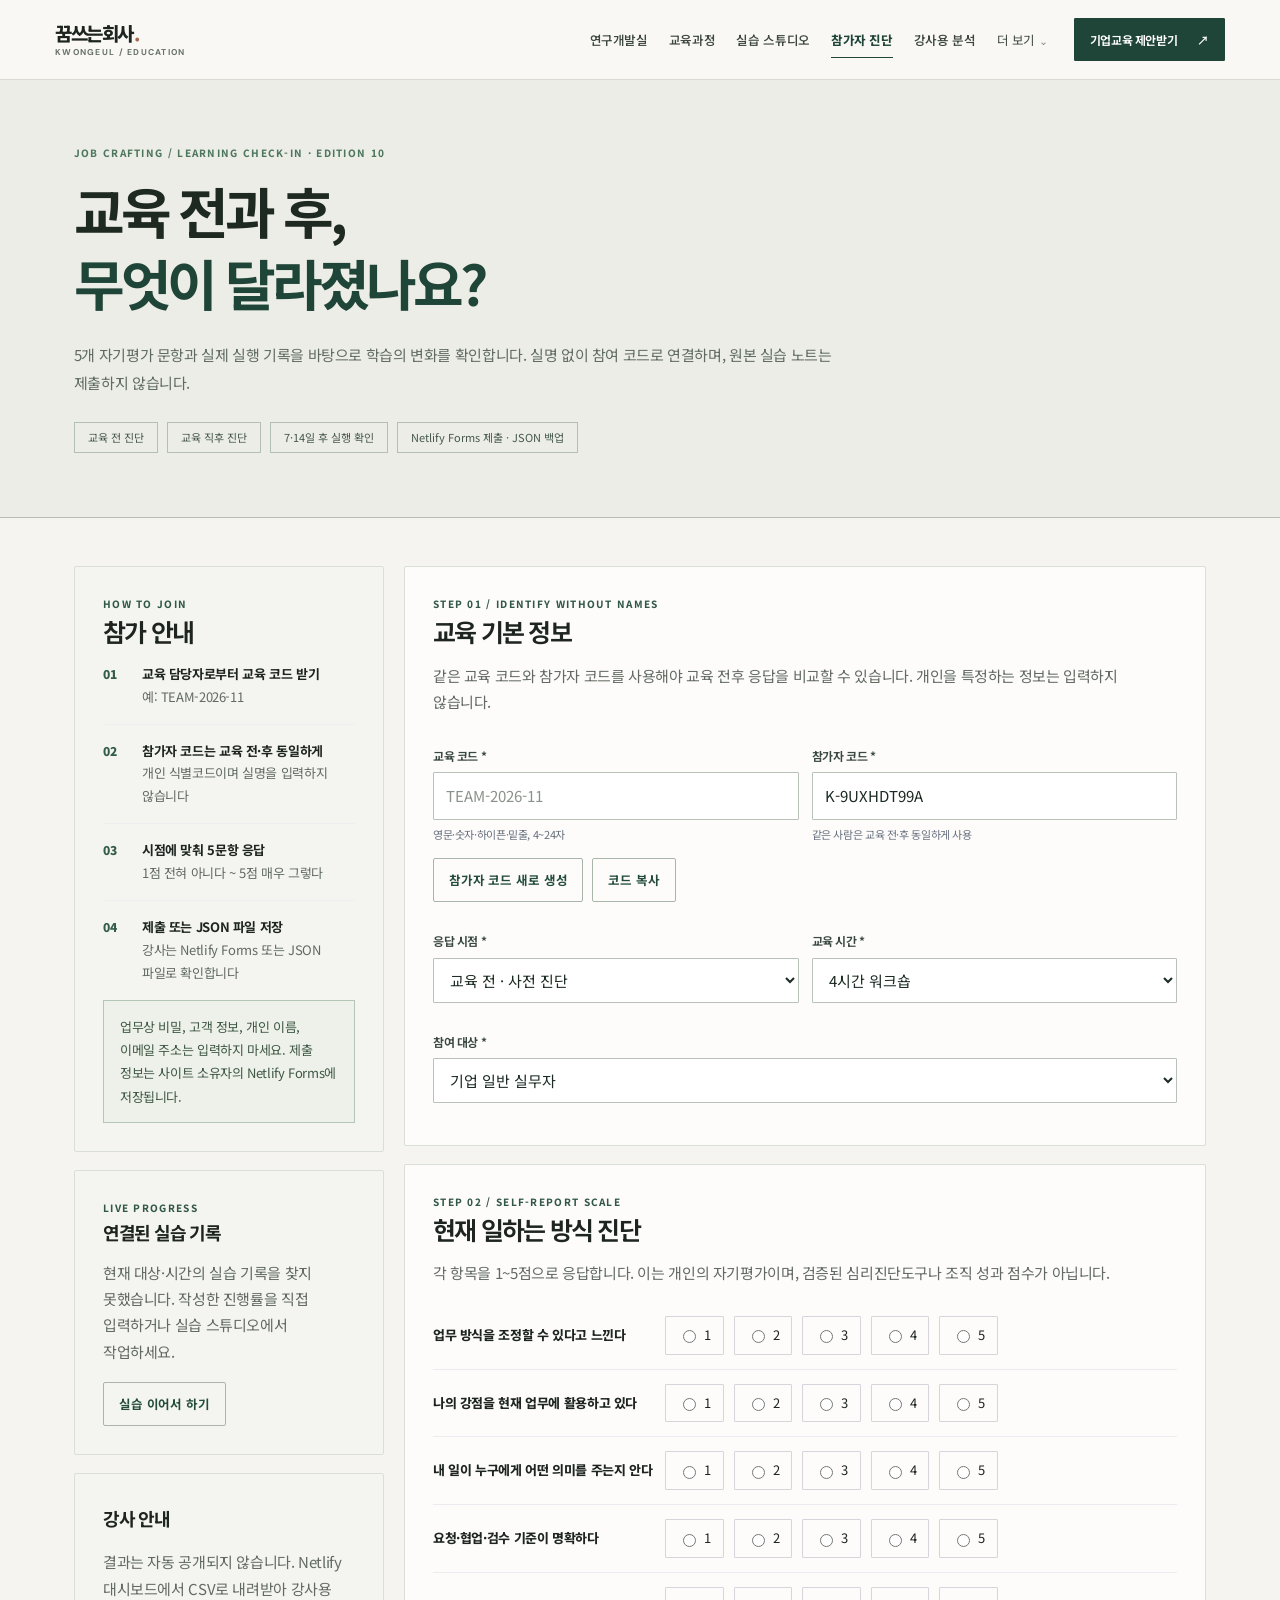
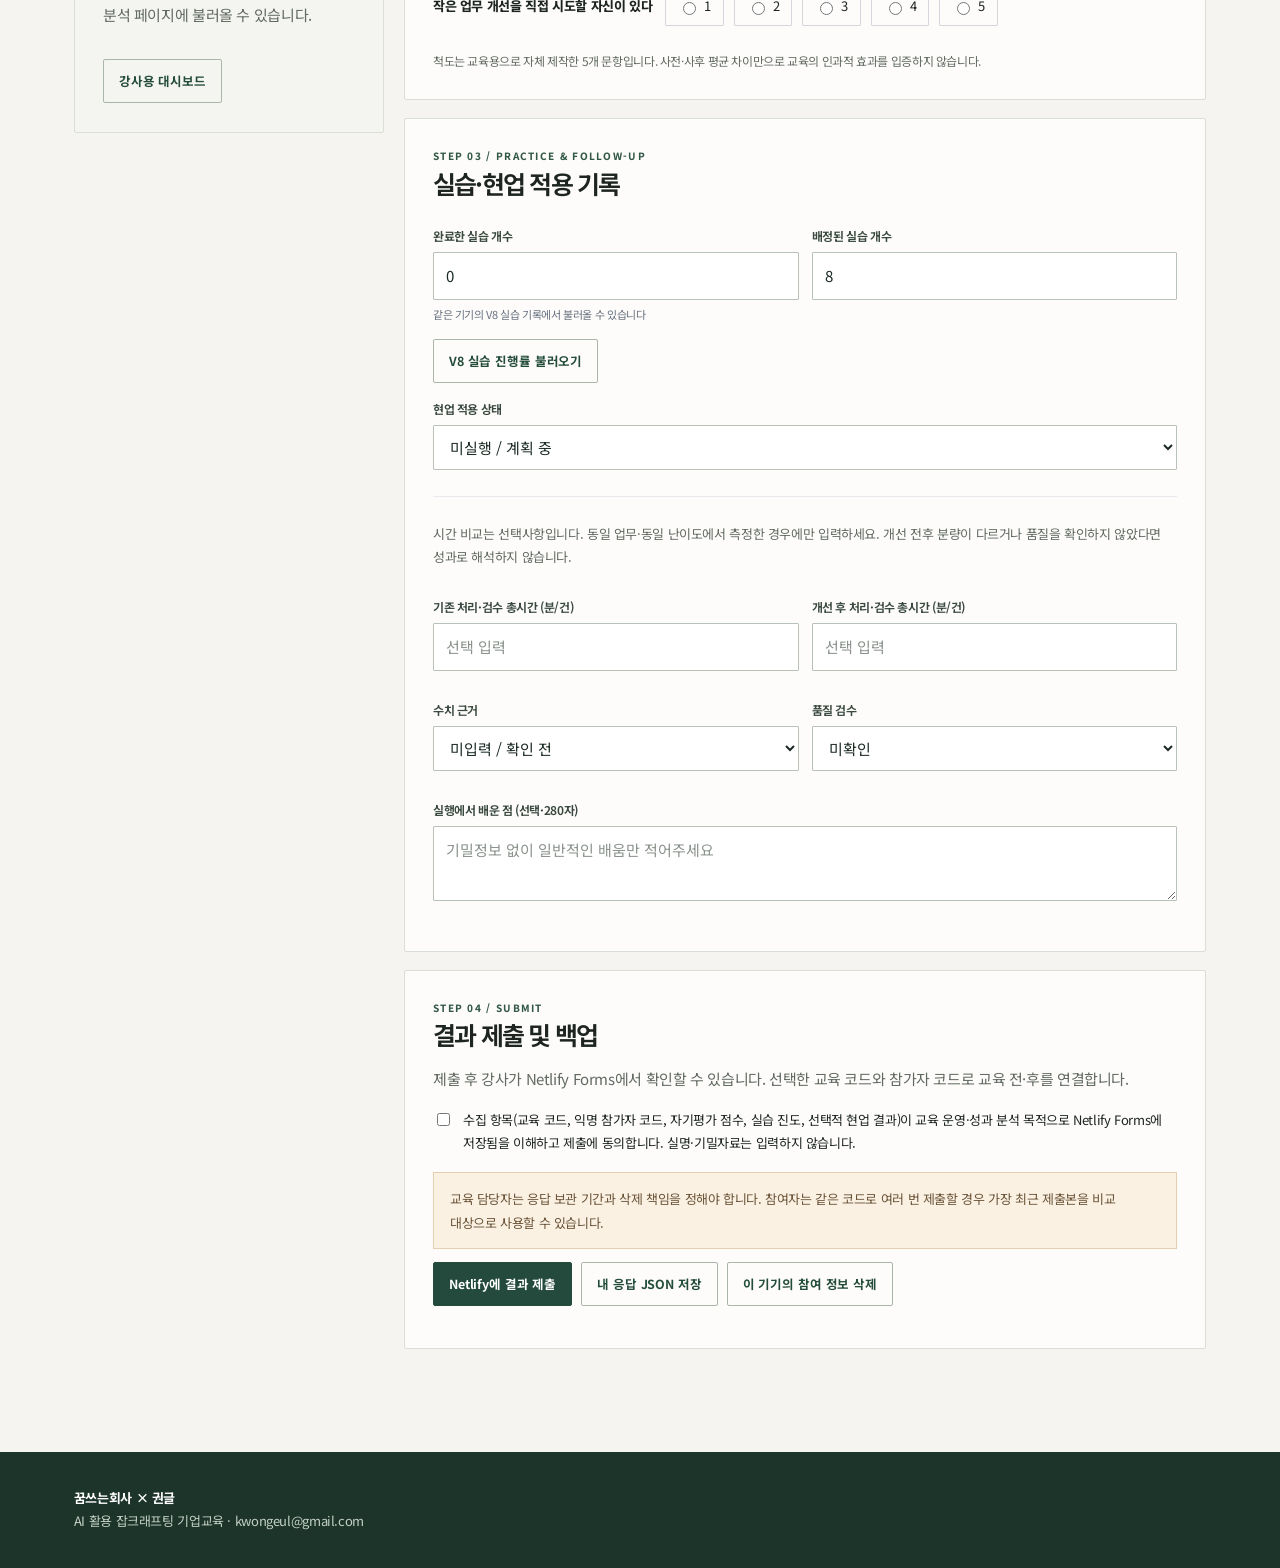
<file: checkin.html>
<!DOCTYPE html>

<html lang="ko"><head><meta charset="utf-8"/><meta content="width=device-width,initial-scale=1" name="viewport"/><meta content="noindex,nofollow" name="robots"/><meta content="#F3F1EA" name="theme-color"/><title>사전·사후 진단 및 실습 결과 제출 | 꿈쓰는회사 × 권글</title><meta content="잡크래프팅 기업교육의 사전·사후 및 7·14일 추적 진단. 익명 코드로 참여하고 실습 진행률을 제출할 수 있습니다." name="description"/><link href="assets/v9.css" rel="stylesheet"/><link href="assets/v10.css" rel="stylesheet"/></head>
<body class="v10 v10-checkin"><header class="v10-header" id="site-header"><div class="v10-header-in"><a aria-label="꿈쓰는회사 교육 홈페이지" class="v10-logo" href="index.html"><span class="v10-wordmark">꿈쓰는회사<span class="v10-logo-dot">.</span></span><span class="v10-logo-sub">KWONGEUL / EDUCATION</span></a><nav aria-label="주요 메뉴" class="v10-nav"><a href="lab.html">연구개발실</a><a href="curriculum.html">교육과정</a><a href="practice.html">실습 스튜디오</a><a aria-current="page" href="checkin.html">참가자 진단</a><a href="dashboard.html">강사용 분석</a><details class="v10-more"><summary>더 보기</summary><div class="v10-more-menu"><a href="proposal.html">맞춤 제안서</a><a href="research.html">연구 근거</a><a href="sources.html">근거 자료은행</a><a href="protocol.html">파일럿 설계</a><a href="index.html#downloads">자료실</a></div></details></nav><a class="v10-header-cta" href="proposal.html">기업교육 제안받기 <span aria-hidden="true">↗</span></a><button aria-controls="v10-mobile-menu" aria-expanded="false" class="v10-menu-toggle" id="v10-menu-toggle" type="button">메뉴 <span aria-hidden="true">☰</span></button></div><nav aria-label="모바일 메뉴" class="v10-mobile-menu" hidden="" id="v10-mobile-menu"><a href="lab.html">연구개발실</a><a href="sources.html">근거 자료은행</a><a href="protocol.html">파일럿 설계서</a><a href="index.html">소개</a><a href="curriculum.html">교육과정</a><a href="practice.html">실습 스튜디오</a><a aria-current="page" href="checkin.html">참가자 진단</a><a href="dashboard.html">강사용 분석</a><a href="proposal.html">제안서</a><a href="research.html">연구 근거</a><a href="sources.html">근거 자료은행</a><a href="protocol.html">파일럿 설계</a><a href="index.html#downloads">자료실</a></nav></header>
<section class="hero"><div class="container"><div class="eyebrow">JOB CRAFTING / LEARNING CHECK-IN · EDITION 10</div><h1>교육 전과 후,<br/><em>무엇이 달라졌나요?</em></h1><p>5개 자기평가 문항과 실제 실행 기록을 바탕으로 학습의 변화를 확인합니다. 실명 없이 참여 코드로 연결하며, 원본 실습 노트는 제출하지 않습니다.</p><div class="tags"><span>교육 전 진단</span><span>교육 직후 진단</span><span>7·14일 후 실행 확인</span><span>Netlify Forms 제출 · JSON 백업</span></div></div></section>
<main class="container content"><div class="page-grid"><aside class="side"><div class="card"><div class="smallhead">HOW TO JOIN</div><h2>참가 안내</h2><ol class="steps"><li><strong>교육 담당자로부터 교육 코드 받기</strong><br/><span class="muted">예: TEAM-2026-11</span></li><li><strong>참가자 코드는 교육 전·후 동일하게</strong><br/><span class="muted">개인 식별코드이며 실명을 입력하지 않습니다</span></li><li><strong>시점에 맞춰 5문항 응답</strong><br/><span class="muted">1점 전혀 아니다 ~ 5점 매우 그렇다</span></li><li><strong>제출 또는 JSON 파일 저장</strong><br/><span class="muted">강사는 Netlify Forms 또는 JSON 파일로 확인합니다</span></li></ol><div class="notice">업무상 비밀, 고객 정보, 개인 이름, 이메일 주소는 입력하지 마세요. 제출 정보는 사이트 소유자의 Netlify Forms에 저장됩니다.</div></div><div class="card"><div class="smallhead">LIVE PROGRESS</div><h3>연결된 실습 기록</h3><div class="muted" id="practice-info">이 브라우저의 V8 실습 기록을 확인합니다.</div><div class="buttons" style="margin-top:17px"><a class="btn" href="practice.html" id="practice-link">실습 이어서 하기</a></div></div><div class="card"><h3>강사 안내</h3><p class="muted">결과는 자동 공개되지 않습니다. Netlify 대시보드에서 CSV로 내려받아 강사용 분석 페이지에 불러올 수 있습니다.</p><a class="btn" href="dashboard.html" style="margin-top:16px">강사용 대시보드</a></div></aside>
<div><form autocomplete="off" data-netlify="true" data-netlify-honeypot="bot-field" id="submission-form" method="POST" name="jobcraft-v9-submissions"><div class="card"><div class="smallhead">STEP 01 / IDENTIFY WITHOUT NAMES</div><h2>교육 기본 정보</h2><p class="muted">같은 교육 코드와 참가자 코드를 사용해야 교육 전후 응답을 비교할 수 있습니다. 개인을 특정하는 정보는 입력하지 않습니다.</p>
<input name="form-name" type="hidden" value="jobcraft-v9-submissions"/><p aria-hidden="true" class="honey"><label>이 칸을 비워두세요 <input name="bot-field" tabindex="-1"/></label></p>
<div class="two"><div class="field"><label for="cohort">교육 코드 *</label><input autocapitalize="characters" id="cohort" maxlength="24" name="cohort" pattern="[A-Za-z0-9_-]{4,24}" placeholder="TEAM-2026-11" required=""/><small>영문·숫자·하이픈·밑줄, 4~24자</small></div><div class="field"><label for="participant">참가자 코드 *</label><input id="participant" maxlength="18" name="participant" pattern="[A-Za-z0-9_-]{6,18}" placeholder="예: K7A2M9Q8" required=""/><small>같은 사람은 교육 전·후 동일하게 사용</small></div></div><div class="buttons no-print" style="margin:0 0 14px"><button class="btn" id="generate-code" type="button">참가자 코드 새로 생성</button><button class="btn" id="copy-code" type="button">코드 복사</button></div><div class="two"><div class="field"><label for="stage">응답 시점 *</label><select id="stage" name="stage" required=""><option value="pre">교육 전 · 사전 진단</option><option value="post">교육 직후 · 사후 진단</option><option value="d7">7일 후 · 실행 확인</option><option value="d14">14일 후 · 유지·수정 점검</option></select></div><div class="field"><label for="duration">교육 시간 *</label><select id="duration" name="duration"><option value="2">2시간 특강</option><option value="4">4시간 워크숍</option><option value="8">8시간 실습</option><option value="16">16시간 현업형</option></select></div></div><div class="field"><label for="audience">참여 대상 *</label><select id="audience" name="audience"><option value="staff">기업 일반 실무자</option><option value="planner">기획·마케팅·홍보·교육 담당자</option><option value="leader">팀 리더·관리자</option><option value="solo">프리랜서·1인 전문가</option><option value="general">일반 성인</option></select></div></div>
<div class="card"><div class="smallhead">STEP 02 / SELF-REPORT SCALE</div><h2>현재 일하는 방식 진단</h2><p class="muted">각 항목을 1~5점으로 응답합니다. 이는 개인의 자기평가이며, 검증된 심리진단도구나 조직 성과 점수가 아닙니다.</p><div id="scores">
<div class="scoreline"><div class="scoretitle">업무 방식을 조정할 수 있다고 느낀다</div><div aria-label="업무 자율성" class="options" role="group"><label><input name="q_autonomy" required="" type="radio" value="1"/>1</label><label><input name="q_autonomy" type="radio" value="2"/>2</label><label><input name="q_autonomy" type="radio" value="3"/>3</label><label><input name="q_autonomy" type="radio" value="4"/>4</label><label><input name="q_autonomy" type="radio" value="5"/>5</label></div></div>
<div class="scoreline"><div class="scoretitle">나의 강점을 현재 업무에 활용하고 있다</div><div aria-label="강점 활용" class="options" role="group"><label><input name="q_strengths" required="" type="radio" value="1"/>1</label><label><input name="q_strengths" type="radio" value="2"/>2</label><label><input name="q_strengths" type="radio" value="3"/>3</label><label><input name="q_strengths" type="radio" value="4"/>4</label><label><input name="q_strengths" type="radio" value="5"/>5</label></div></div>
<div class="scoreline"><div class="scoretitle">내 일이 누구에게 어떤 의미를 주는지 안다</div><div aria-label="일의 의미" class="options" role="group"><label><input name="q_purpose" required="" type="radio" value="1"/>1</label><label><input name="q_purpose" type="radio" value="2"/>2</label><label><input name="q_purpose" type="radio" value="3"/>3</label><label><input name="q_purpose" type="radio" value="4"/>4</label><label><input name="q_purpose" type="radio" value="5"/>5</label></div></div>
<div class="scoreline"><div class="scoretitle">요청·협업·검수 기준이 명확하다</div><div aria-label="협업 명확성" class="options" role="group"><label><input name="q_collaboration" required="" type="radio" value="1"/>1</label><label><input name="q_collaboration" type="radio" value="2"/>2</label><label><input name="q_collaboration" type="radio" value="3"/>3</label><label><input name="q_collaboration" type="radio" value="4"/>4</label><label><input name="q_collaboration" type="radio" value="5"/>5</label></div></div>
<div class="scoreline"><div class="scoretitle">작은 업무 개선을 직접 시도할 자신이 있다</div><div aria-label="실행 자신감" class="options" role="group"><label><input name="q_confidence" required="" type="radio" value="1"/>1</label><label><input name="q_confidence" type="radio" value="2"/>2</label><label><input name="q_confidence" type="radio" value="3"/>3</label><label><input name="q_confidence" type="radio" value="4"/>4</label><label><input name="q_confidence" type="radio" value="5"/>5</label></div></div>
</div><div class="help">척도는 교육용으로 자체 제작한 5개 문항입니다. 사전·사후 평균 차이만으로 교육의 인과적 효과를 입증하지 않습니다.</div></div>
<div class="card"><div class="smallhead">STEP 03 / PRACTICE &amp; FOLLOW-UP</div><h2>실습·현업 적용 기록</h2><div class="two"><div class="field"><label for="completed">완료한 실습 개수</label><input id="completed" max="10" min="0" name="completed" type="number" value="0"/><small>같은 기기의 V8 실습 기록에서 불러올 수 있습니다</small></div><div class="field"><label for="total">배정된 실습 개수</label><input id="total" max="10" min="1" name="total" type="number" value="8"/></div></div><div class="buttons no-print" style="margin-bottom:15px"><button class="btn" id="read-practice" type="button">V8 실습 진행률 불러오기</button></div>
<div class="field"><label for="execution">현업 적용 상태</label><select id="execution" name="execution"><option value="not_started">미실행 / 계획 중</option><option value="tried">1회 이상 시도</option><option value="continuing">반복 적용 중</option><option value="revised">수정해 재시도</option><option value="stopped">중단 또는 보류</option></select></div>
<hr class="section-divider"/><p class="muted" style="font-size:13px">시간 비교는 선택사항입니다. 동일 업무·동일 난이도에서 측정한 경우에만 입력하세요. 개선 전후 분량이 다르거나 품질을 확인하지 않았다면 성과로 해석하지 않습니다.</p><div class="two"><div class="field"><label for="baseline_minutes">기존 처리·검수 총시간 (분/건)</label><input id="baseline_minutes" max="100000" min="0" name="baseline_minutes" placeholder="선택 입력" step="0.1" type="number"/></div><div class="field"><label for="current_minutes">개선 후 처리·검수 총시간 (분/건)</label><input id="current_minutes" max="100000" min="0" name="current_minutes" placeholder="선택 입력" step="0.1" type="number"/></div></div><div class="two"><div class="field"><label for="evidence_type">수치 근거</label><select id="evidence_type" name="evidence_type"><option value="none">미입력 / 확인 전</option><option value="estimate">예상·가정 수치</option><option value="measured">동일 기준 실측</option></select></div><div class="field"><label for="quality">품질 검수</label><select id="quality" name="quality"><option value="unverified">미확인</option><option value="pass">동일 기준 충족</option><option value="fail">문제 발생 또는 기준 미충족</option></select></div></div><div class="field"><label for="reflection">실행에서 배운 점 (선택·280자)</label><textarea id="reflection" maxlength="280" name="reflection" placeholder="기밀정보 없이 일반적인 배움만 적어주세요"></textarea></div></div>
<div class="card"><div class="smallhead">STEP 04 / SUBMIT</div><h2>결과 제출 및 백업</h2><p class="muted">제출 후 강사가 Netlify Forms에서 확인할 수 있습니다. 선택한 교육 코드와 참가자 코드로 교육 전·후를 연결합니다.</p><input id="submitted_at" name="submitted_at" type="hidden"/><label class="checkrow"><input id="consent" name="consent" required="" type="checkbox" value="yes"/><span>수집 항목(교육 코드, 익명 참가자 코드, 자기평가 점수, 실습 진도, 선택적 현업 결과)이 교육 운영·성과 분석 목적으로 Netlify Forms에 저장됨을 이해하고 제출에 동의합니다. 실명·기밀자료는 입력하지 않습니다.</span></label><div class="notice warning" style="margin:13px 0">교육 담당자는 응답 보관 기간과 삭제 책임을 정해야 합니다. 참여자는 같은 코드로 여러 번 제출할 경우 가장 최근 제출본을 비교 대상으로 사용할 수 있습니다.</div><div class="buttons no-print"><button class="btn primary" id="submit-btn" type="submit">Netlify에 결과 제출</button><button class="btn" id="json-export" type="button">내 응답 JSON 저장</button><button class="btn" id="clear-draft" type="button">이 기기의 참여 정보 삭제</button></div><div aria-live="polite" id="submit-status" role="status" style="margin-top:14px"></div></div>
</form></div></div></main>
<footer class="footer"><div class="container"><strong>꿈쓰는회사 × 권글</strong><div>AI 활용 잡크래프팅 기업교육 · <a href="mailto:kwongeul@gmail.com">kwongeul@gmail.com</a></div></div></footer>
<script defer="" src="assets/v9-checkin.js"></script><script defer="" src="assets/v10.js"></script></body></html>
</file>
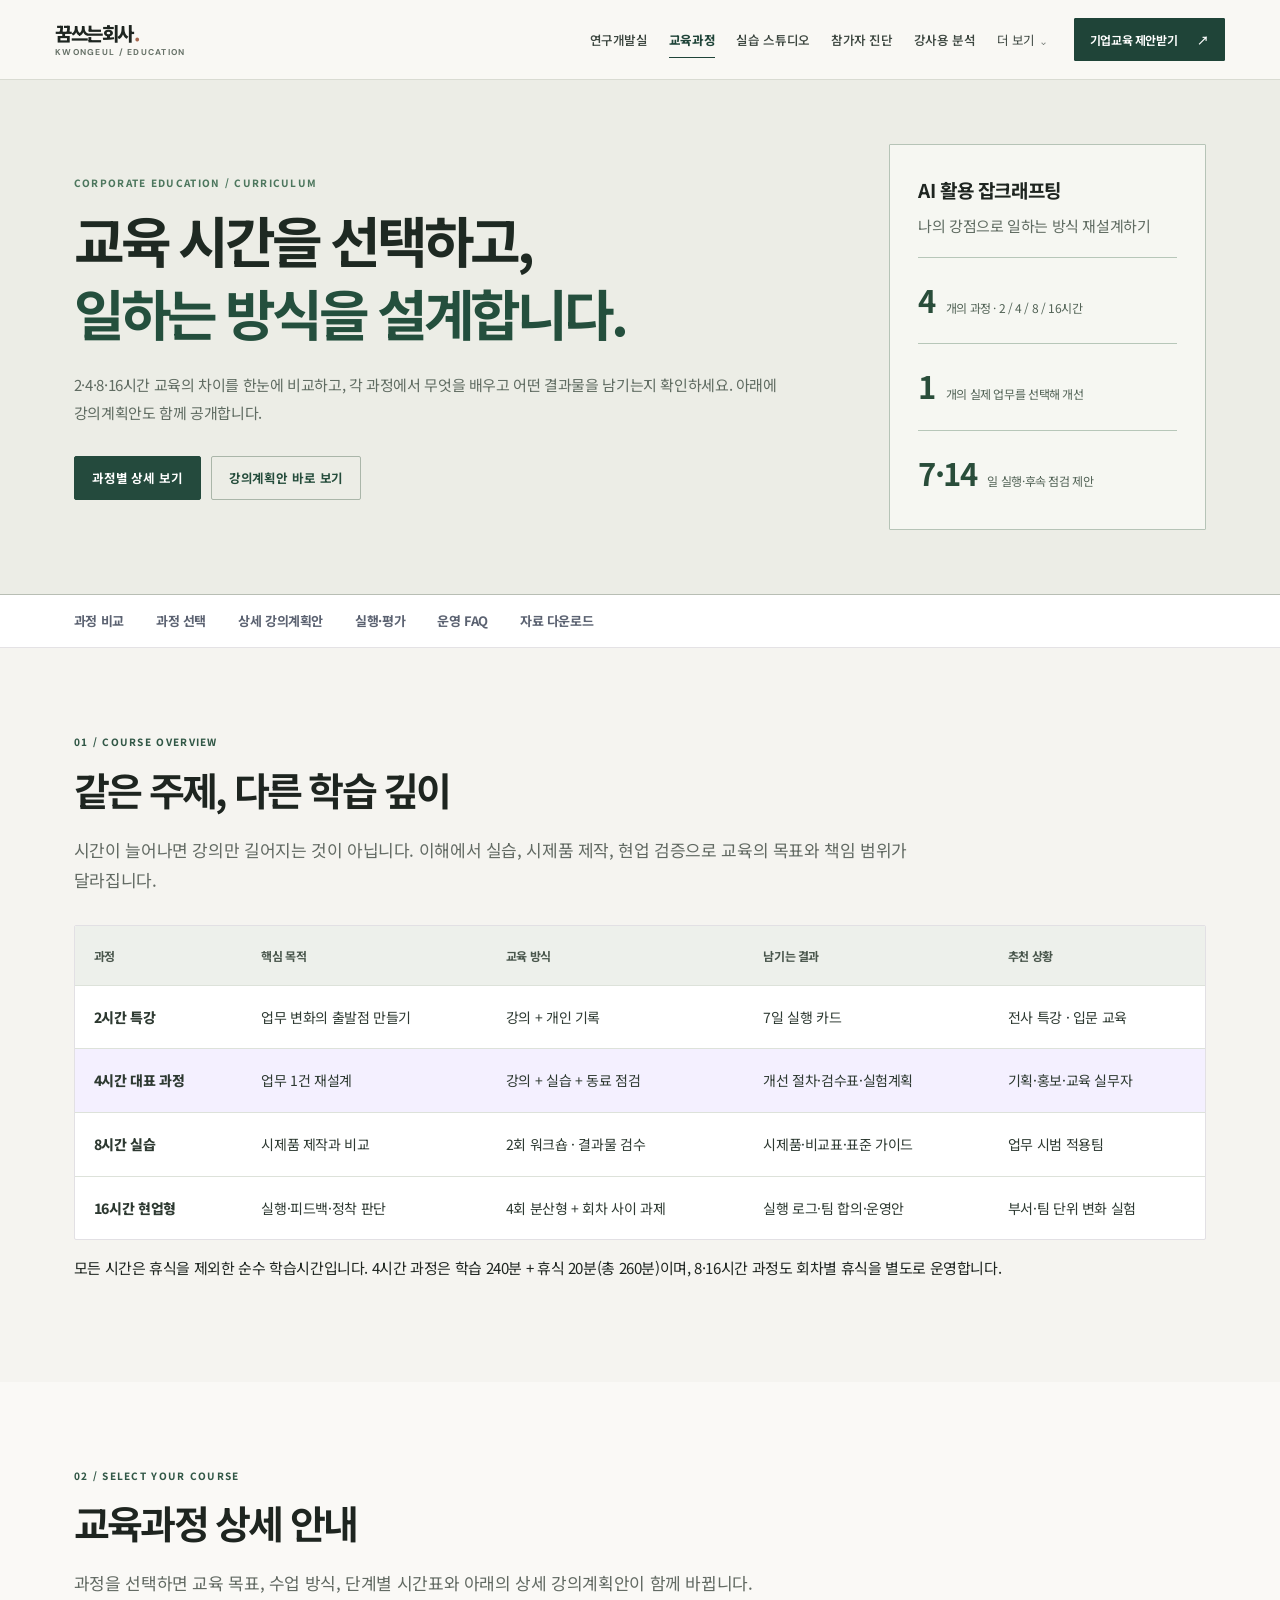
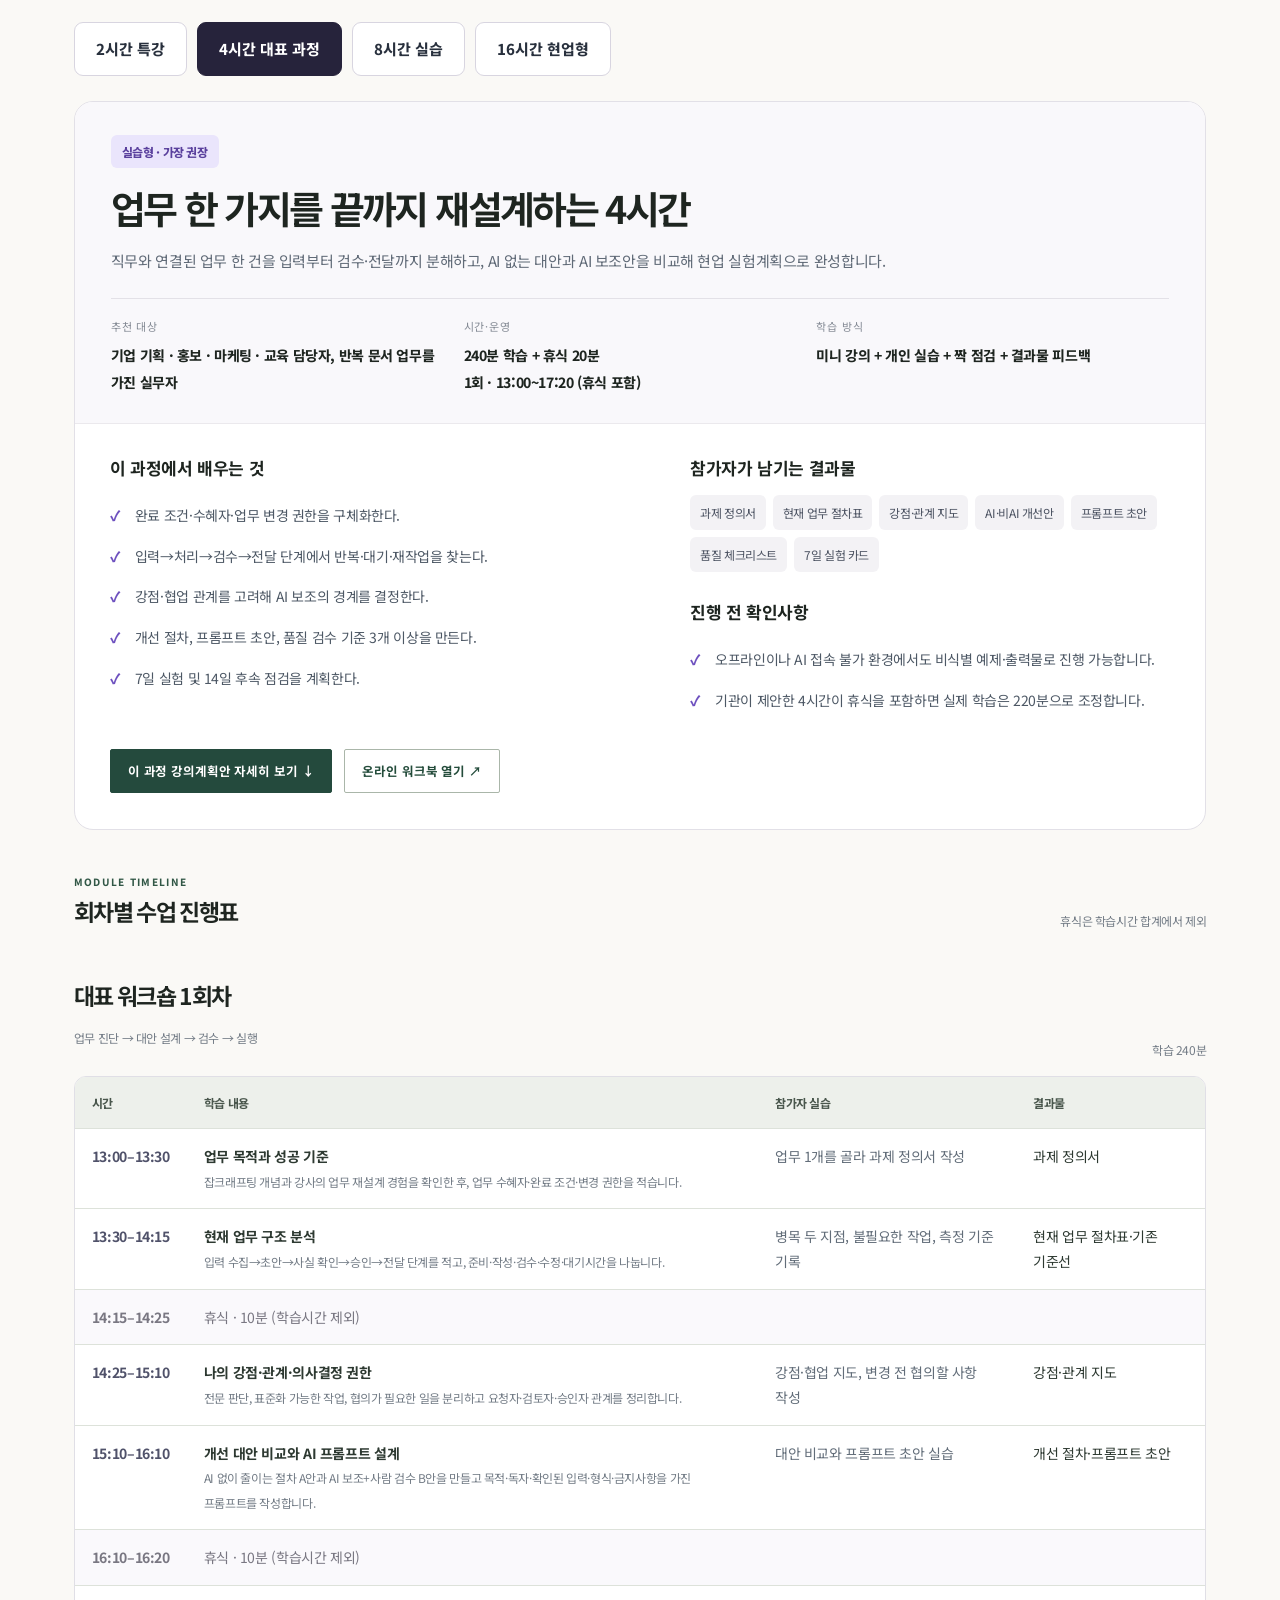
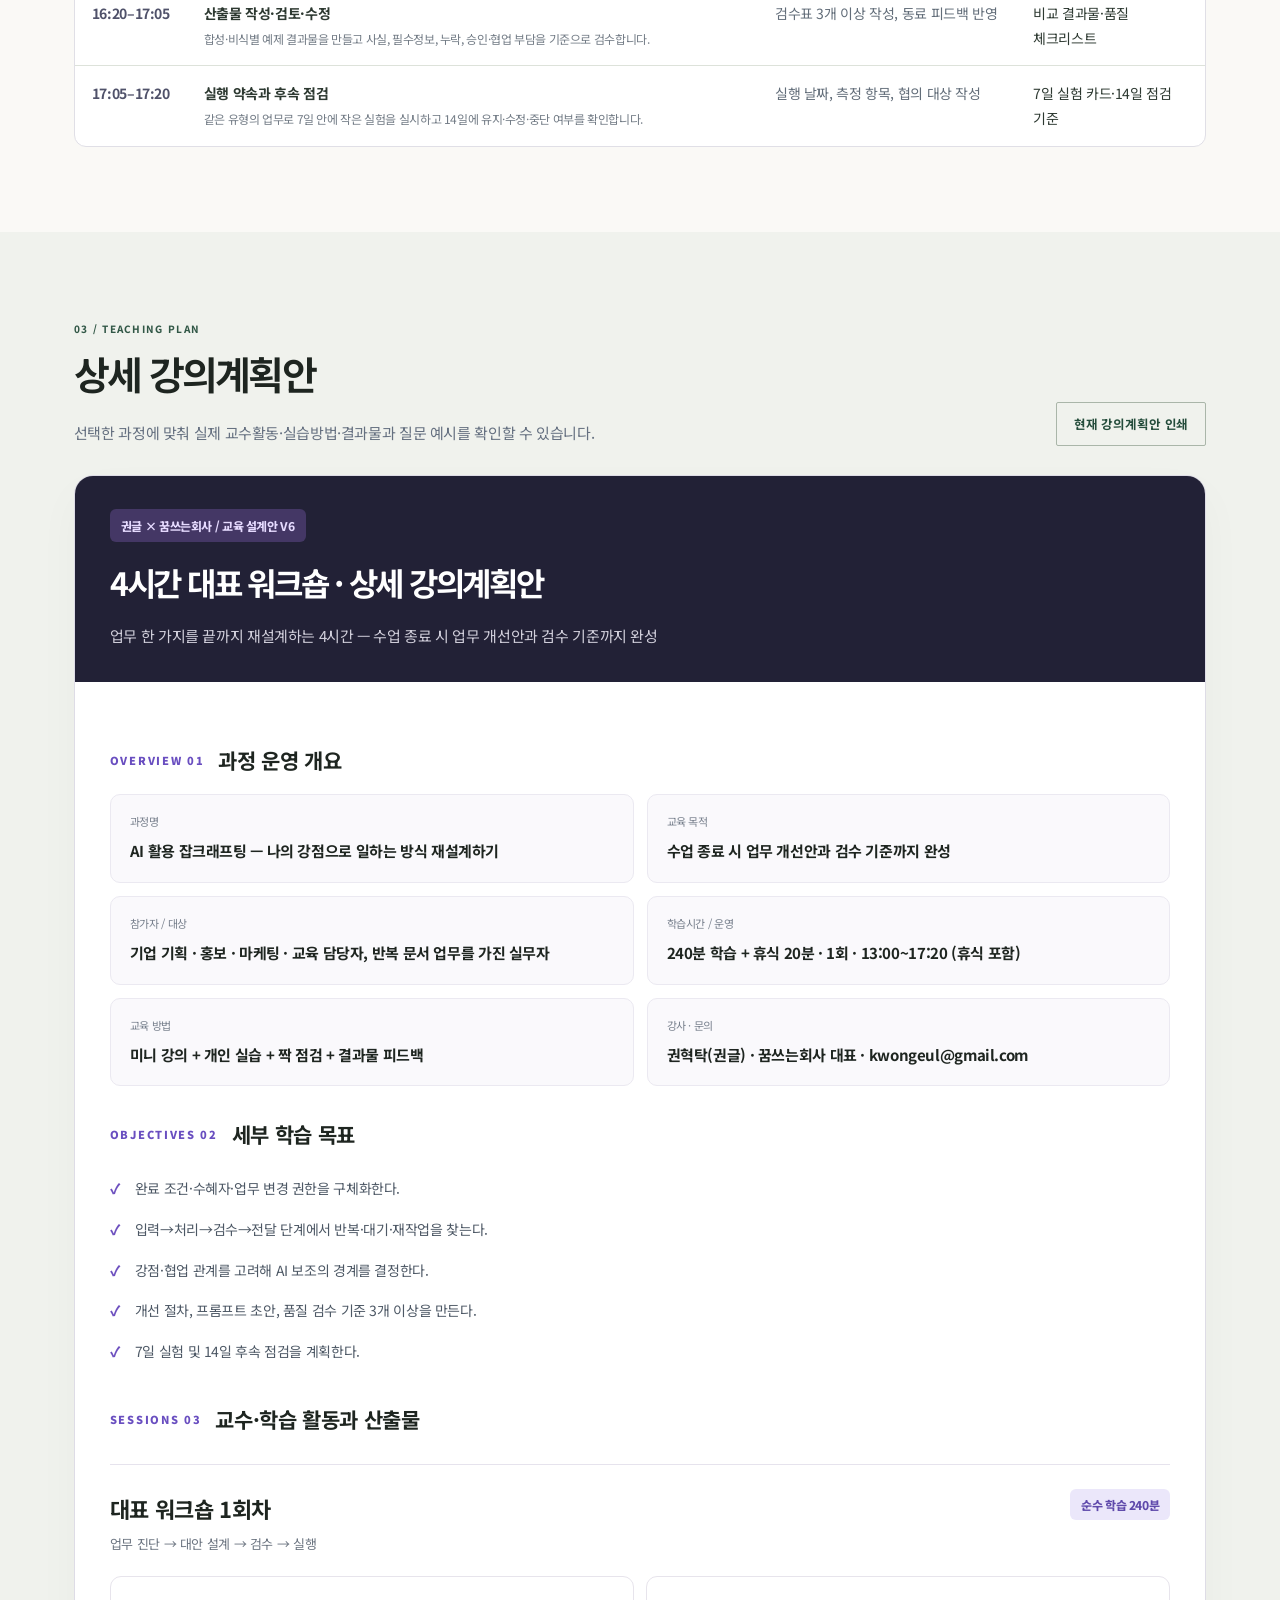
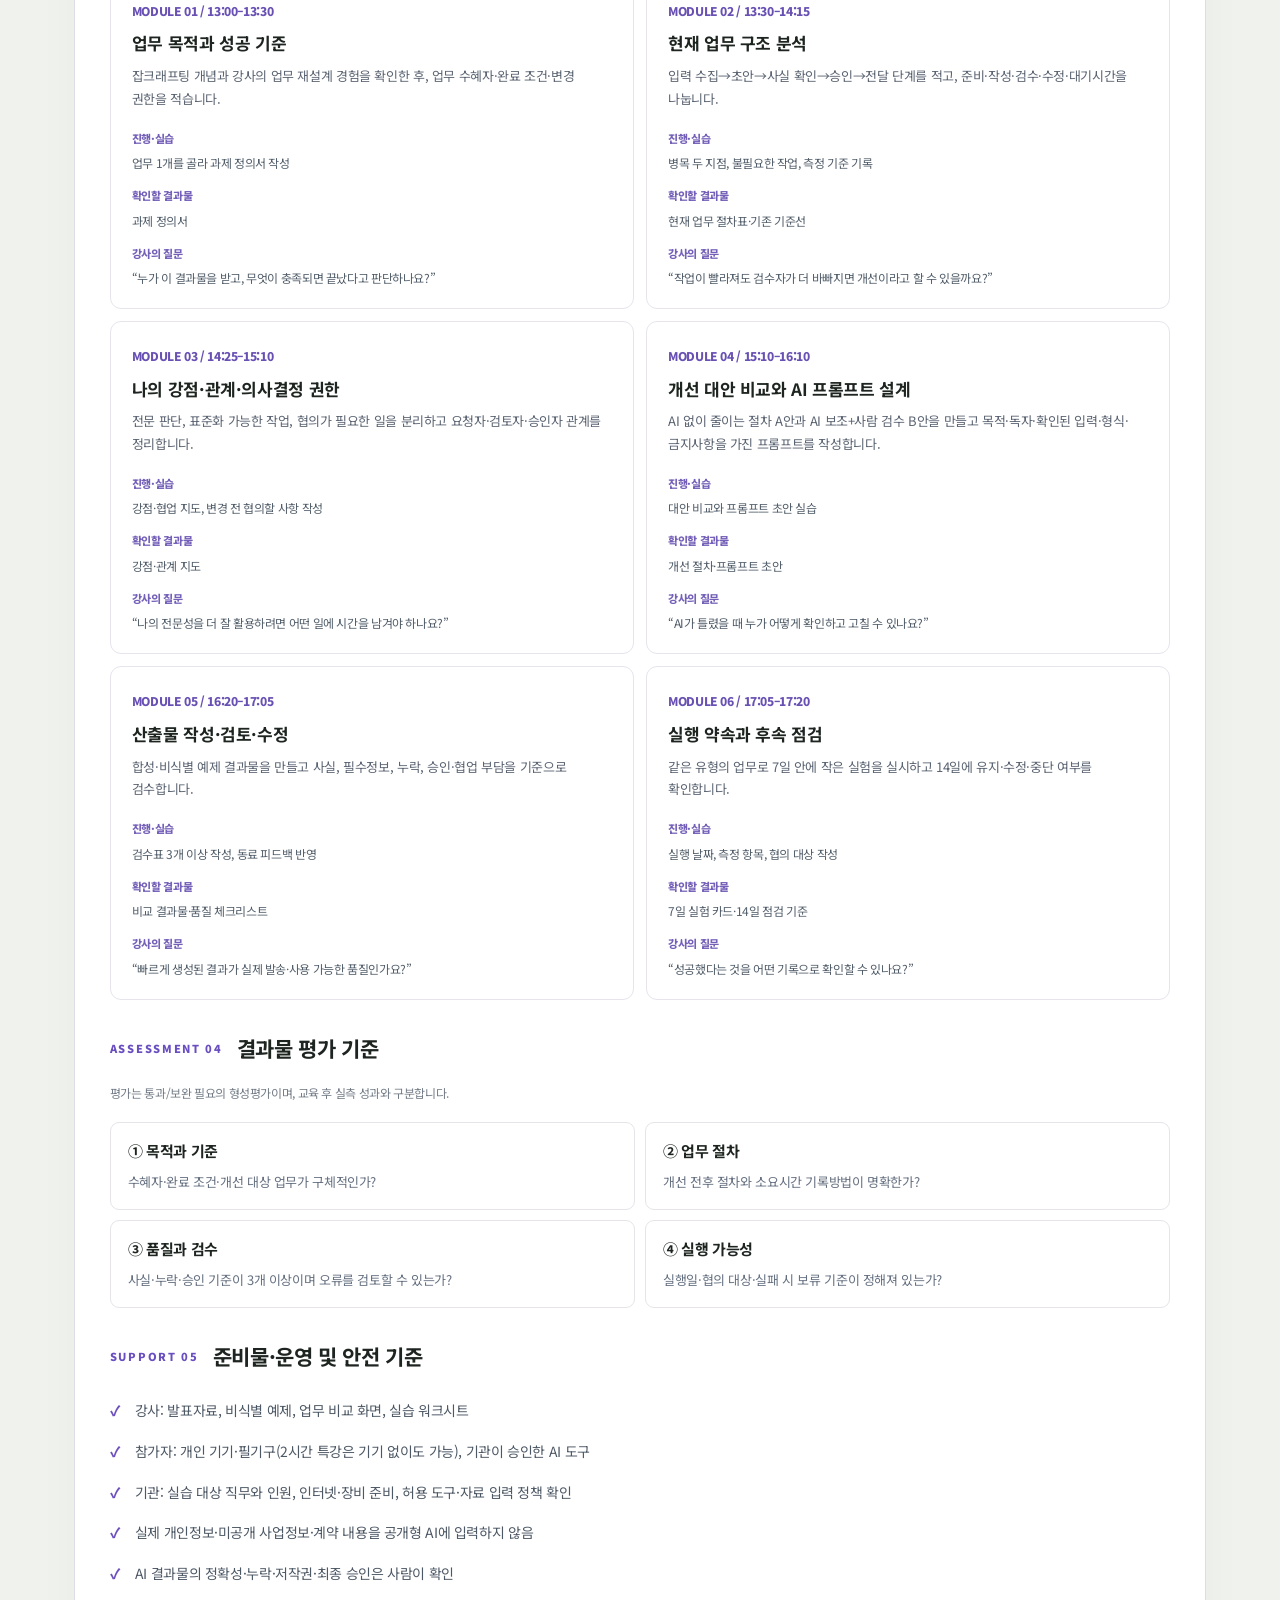
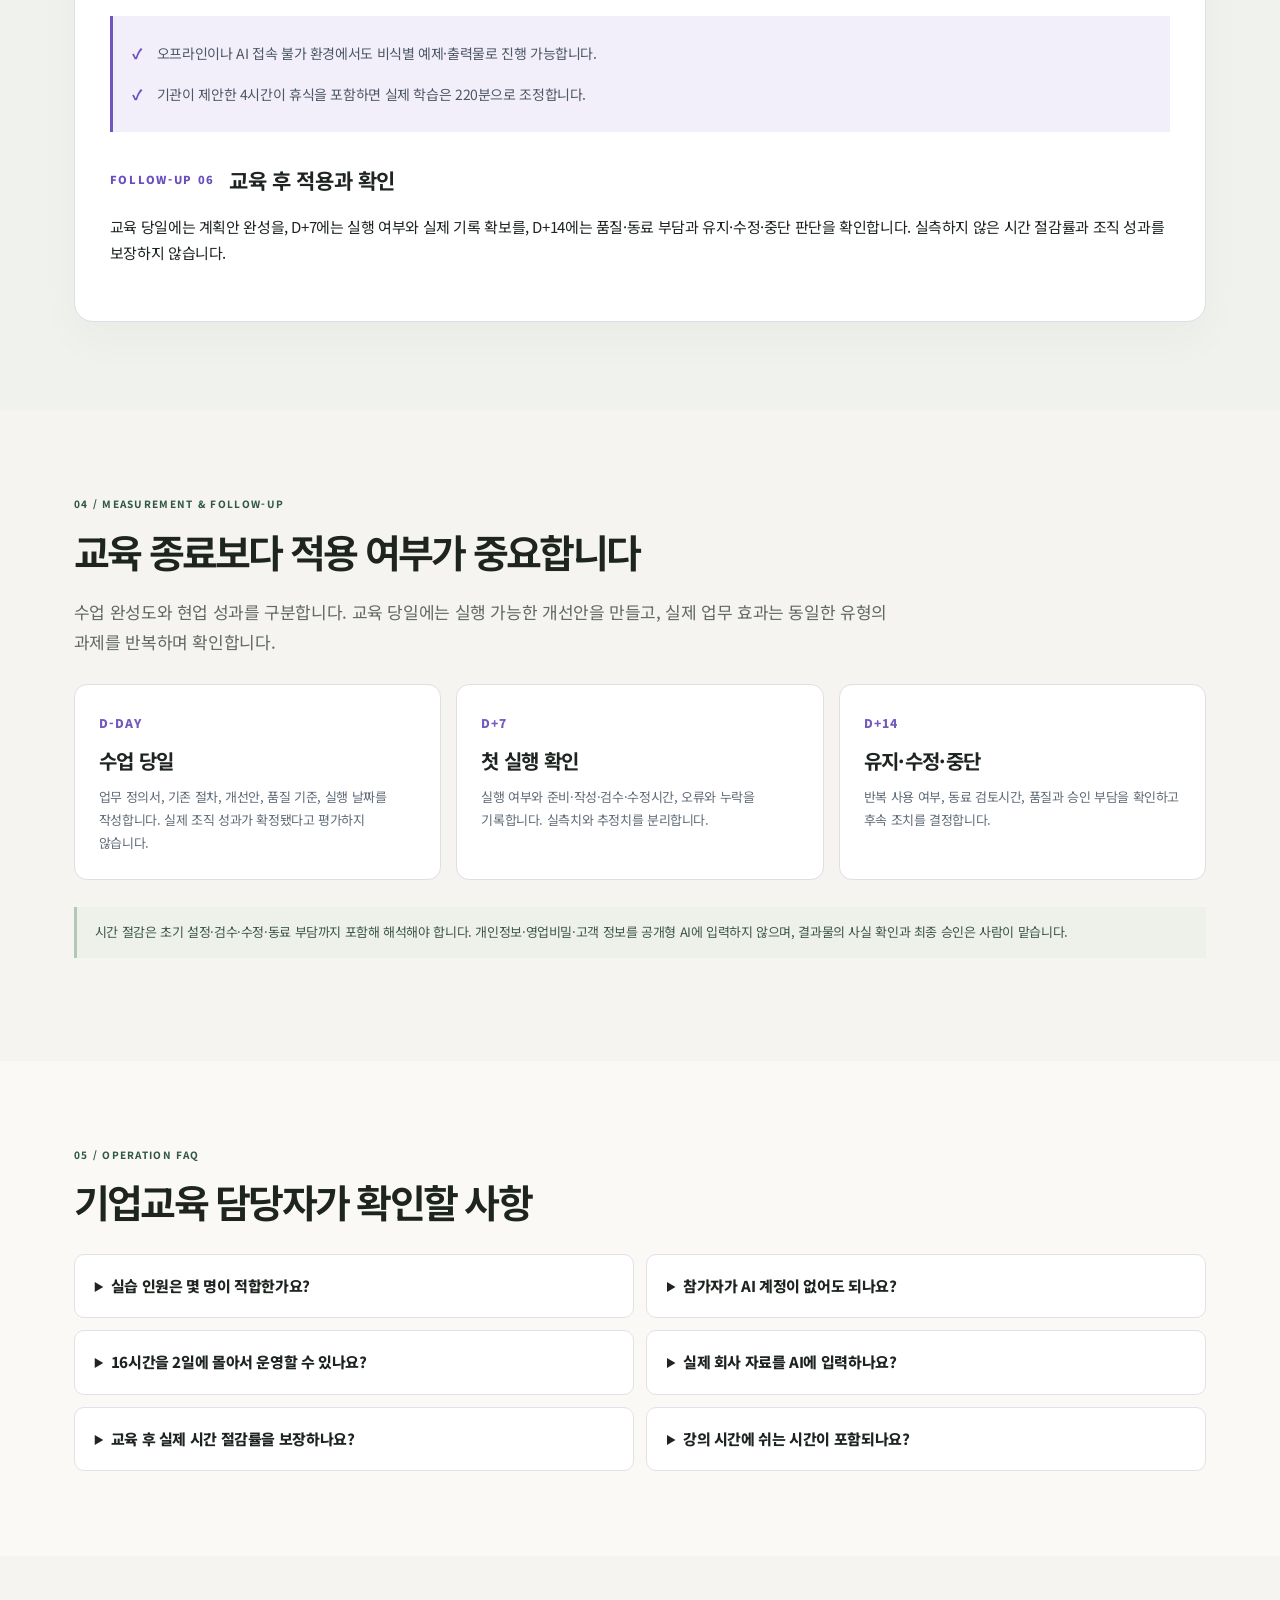
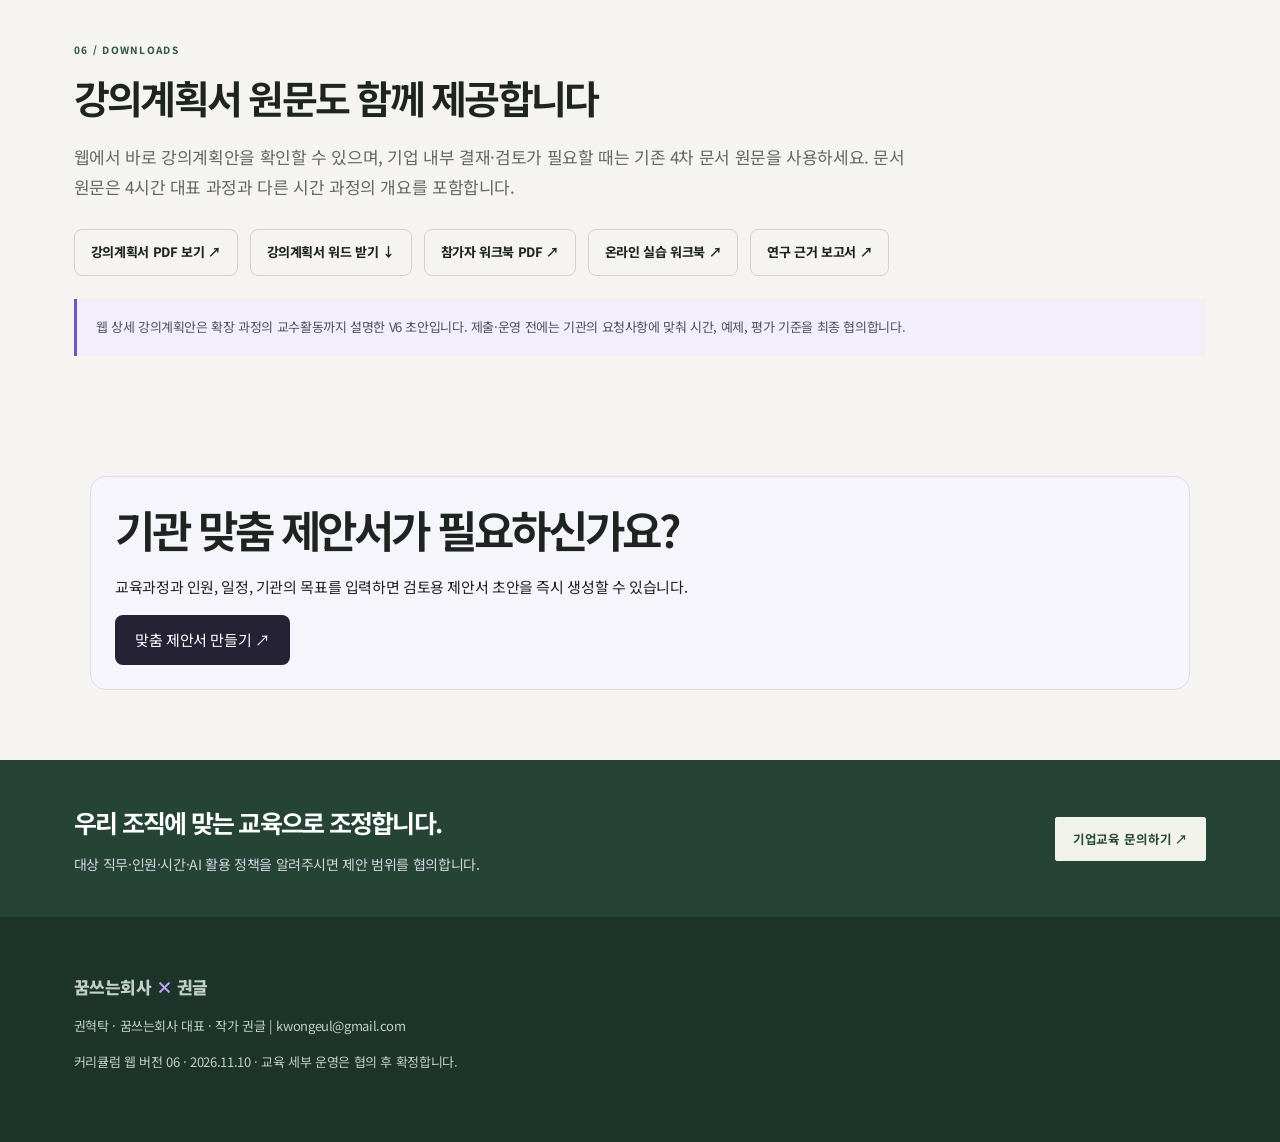
<file: curriculum.html>
<!DOCTYPE html>
<html lang="ko"><head><meta charset="utf-8"/><meta content="width=device-width, initial-scale=1" name="viewport"/><meta content="#F3F1EA" name="theme-color"/><meta content="권글 × 꿈쓰는회사의 AI 활용 잡크래프팅 기업교육 2·4·8·16시간 과정별 상세 커리큘럼, 강의계획안, 실습 및 평가 설계." name="description"/><title>교육과정 상세·강의계획안 | AI 활용 잡크래프팅 × 꿈쓰는회사</title><style>
:root{--bg:#f6f5f2;--ink:#161b23;--muted:#667078;--purple:#6d59bd;--line:#dededb;--white:#fff;--nav:#171b25}*{box-sizing:border-box}html{scroll-behavior:smooth}body{margin:0;font-family:system-ui,-apple-system,'Malgun Gothic','Apple SD Gothic Neo',sans-serif;color:var(--ink);background:var(--bg);line-height:1.7;word-break:keep-all}a{color:inherit;text-decoration:none}button,input,textarea,select{font:inherit}button{cursor:pointer}.shell{max-width:1190px;margin:auto;padding:0 30px}.top{position:sticky;top:0;z-index:20;background:rgba(23,27,37,.97);color:white;border-bottom:1px solid #30343d}.topin{display:flex;align-items:center;justify-content:space-between;min-height:69px;gap:15px}.brand{font-size:17px;font-weight:850;letter-spacing:-.5px}.brand span{color:#bba7ff}.nav{display:flex;gap:20px;font-size:13px;color:#ddd}.nav a:hover{color:white}.nav .cta{background:#eee9ff;color:#24183d;padding:7px 13px;border-radius:6px}.hero{background:#171b25;color:#fff;padding:92px 0 90px;overflow:hidden}.eyebrow{font-size:12px;letter-spacing:2px;color:#b7a8fa;font-weight:800}.hero h1{font-size:clamp(40px,5.6vw,74px);line-height:1.16;letter-spacing:-3px;margin:22px 0 25px;max-width:900px}.hero h1 em{font-style:normal;color:#b4a1ff}.hero p{font-size:19px;color:#c8cbd4;max-width:680px}.hero-actions,.buttons{display:flex;flex-wrap:wrap;gap:10px;margin-top:30px}.btn{display:inline-flex;align-items:center;justify-content:center;min-height:44px;padding:10px 17px;border:1px solid #bbbfc9;border-radius:6px;font-size:14px;font-weight:750;background:transparent;color:inherit}.btn.primary{background:var(--purple);color:white;border-color:var(--purple)}.btn.light{border-color:#616574;color:white}.btn:hover{filter:brightness(1.12)}.hero-meta{margin-top:65px;display:grid;grid-template-columns:repeat(3,1fr);border-top:1px solid #444957;padding-top:26px;gap:25px}.hero-meta strong{display:block;font-size:25px}.hero-meta span{font-size:13px;color:#b6bac5}.section{padding:85px 0;border-bottom:1px solid var(--line);scroll-margin-top:75px}.section.alt{background:#fff}.kicker{font-size:12px;letter-spacing:1.8px;font-weight:800;color:var(--purple)}h2{font-size:clamp(28px,3.5vw,44px);letter-spacing:-1.7px;line-height:1.3;margin:10px 0 20px}h3{font-size:20px;letter-spacing:-.5px;margin:0 0 10px}.lead{font-size:17px;color:#58616c;max-width:790px}.grid{display:grid;grid-template-columns:repeat(3,1fr);gap:16px;margin-top:30px}.card{background:white;border:1px solid #e4e3e0;border-radius:10px;padding:26px}.alt .card{background:#f8f7f5}.card p{margin:0;color:#59636e;font-size:14px}.number{color:var(--purple);font-size:12px;font-weight:850;letter-spacing:1px;margin-bottom:12px}.course-tabs{display:flex;gap:8px;flex-wrap:wrap;margin:30px 0 18px}.tab{border:1px solid #c9c9d0;background:white;color:#343942;border-radius:6px;padding:11px 23px;font-weight:800}.tab[aria-selected=true]{background:#252333;color:white;border-color:#252333}.course-panel{background:#fff;border:1px solid var(--line);padding:32px;border-radius:10px}.course-panel h3{font-size:26px}.schedule{width:100%;border-collapse:collapse;margin:22px 0}.schedule th,.schedule td{border-bottom:1px solid #e4e4e6;text-align:left;padding:14px 10px;font-size:14px;vertical-align:top}.schedule th{font-size:12px;color:#69717a}.pill{display:inline-block;font-size:12px;font-weight:750;color:#5942a0;background:#eeeafa;border-radius:4px;padding:4px 9px}.case{display:grid;grid-template-columns:1fr 1fr;gap:20px;margin-top:26px}.dark-card{background:#222636;color:#fff;border-radius:10px;padding:28px}.dark-card p{color:#c7c9d0}.muted{color:var(--muted);font-size:14px}.work-layout{display:grid;grid-template-columns:260px 1fr;gap:20px;margin-top:28px;align-items:start}.work-menu{position:sticky;top:88px;background:white;border:1px solid var(--line);padding:12px;border-radius:8px}.work-menu button{display:block;width:100%;text-align:left;border:0;background:none;padding:12px;border-radius:5px;color:#4d5661}.work-menu button.active{background:#eeeafa;color:#4b398a;font-weight:800}.work-pane{background:#fff;border:1px solid var(--line);border-radius:9px;padding:30px}.field{margin:16px 0}.field label{display:block;font-size:13px;font-weight:800;margin-bottom:6px}.field input,.field textarea,.field select{display:block;width:100%;border:1px solid #cdd0d4;background:#fff;border-radius:6px;padding:11px 12px;outline-color:var(--purple)}.field textarea{min-height:94px;resize:vertical}.two{display:grid;grid-template-columns:1fr 1fr;gap:14px}.notice{border-left:3px solid var(--purple);background:#f0edf8;padding:14px 18px;color:#443d59;font-size:13px;margin:18px 0}.calculator{display:grid;grid-template-columns:1fr 1fr;gap:30px;margin-top:25px}.result{background:#232536;color:white;border-radius:10px;padding:28px}.result strong{font-size:36px;display:block;line-height:1.4}.result p{color:#d5d5df;font-size:13px}.sources{display:grid;grid-template-columns:1fr 1fr;gap:14px;margin-top:26px}.source{border:1px solid var(--line);border-radius:8px;padding:20px;background:#fff}.source strong{display:block;margin-bottom:5px}.source a{font-size:13px;color:#5a459f;text-decoration:underline}.source p{font-size:13px;color:#616b75}.download-list{display:grid;grid-template-columns:1fr 1fr;gap:14px;margin-top:25px}.download{padding:22px;border:1px solid var(--line);background:#fff;border-radius:8px}.download strong{display:block}.download span{font-size:13px;color:var(--muted)}.download a{display:inline-block;margin:12px 12px 0 0;color:#5942a0;text-decoration:underline;font-weight:750;font-size:14px}.footer{background:#171b25;color:#ddd;padding:55px 0}.footer p{color:#9fa5b1;font-size:13px}.hidden{display:none!important}@media(max-width:820px){.nav{display:none}.hero{padding:65px 0}.hero h1{letter-spacing:-1.6px}.grid,.sources,.download-list{grid-template-columns:1fr 1fr}.work-layout{grid-template-columns:1fr}.work-menu{position:static;display:flex;overflow:auto}.work-menu button{min-width:120px}.case,.calculator{grid-template-columns:1fr}}@media(max-width:560px){.shell{padding:0 18px}.hero-meta,.grid,.sources,.download-list,.two{grid-template-columns:1fr}.hero-meta{gap:15px}.section{padding:60px 0}.course-panel,.work-pane{padding:18px}.schedule th,.schedule td{padding:10px 5px;font-size:12px}.hero p{font-size:16px}}@media print{.top,.hero-actions,.work-menu,.buttons,.footer{display:none!important}.hero{background:white;color:black;padding:15px 0}.hero p,.hero-meta span{color:#444}.section{padding:25px 0}.work-layout{display:block}.work-pane{border:0}}

:root{--paper:#f6f5f2;--text:#151a22;--accent:#7659d3;--purple-light:#eeeafb}body{background:#f6f5f2}section[id]{scroll-margin-top:142px}.mobile-actions{display:none}.c-hero{background:linear-gradient(120deg,#171b25 0%,#232234 73%,#30264e 100%);color:#fff;padding:84px 0 74px}.hero-inner{display:grid;grid-template-columns:minmax(0,1.5fr) minmax(230px,.62fr);gap:48px;align-items:center}.c-hero h1{font-size:clamp(38px,5.15vw,67px);line-height:1.22;letter-spacing:-2.5px;margin:20px 0}.c-hero h1 span{color:#c2b2ff}.c-hero .desc{font-size:17px;color:#d4d5df;max-width:690px;line-height:1.9}.c-hero .actions{display:flex;flex-wrap:wrap;gap:10px;margin-top:28px}.c-hero .actions .btn{border-radius:8px}.hero-info{border:1px solid #5b536f;background:#ffffff0b;border-radius:17px;padding:28px}.hero-info strong{font-size:19px}.hero-info p{color:#d4d0dd;margin-top:6px;font-size:14px}.hero-info .stat{border-top:1px solid #5b536f;margin-top:16px;padding-top:15px;display:flex;align-items:baseline;gap:11px}.hero-info .stat b{font-size:31px;letter-spacing:-1.4px}.hero-info .stat span{font-size:12px;color:#c9c6d5}.subnav{background:#fff;border-bottom:1px solid #e4e2e5;position:sticky;top:69px;z-index:12}.subnav .shell{display:flex;gap:32px;overflow:auto;scrollbar-width:none;white-space:nowrap}.subnav a{padding:15px 0;font-size:13px;font-weight:700;color:#5b6271}.subnav a:hover{color:#634bbb}.section-slim{padding:85px 0}.section-slim.alt{background:#fff}.kicker{color:#7459c1}.section-slim h2{font-size:clamp(30px,3.3vw,45px);line-height:1.3;letter-spacing:-1.8px;margin:12px 0 19px}.section-slim .lead{max-width:850px}.intro-head{display:flex;justify-content:space-between;align-items:end;gap:18px}.intro-head .lead{margin-bottom:0}.intro-action{flex-shrink:0}.compare-wrap{overflow:auto;border:1px solid #e2e0e4;background:white;border-radius:13px;margin-top:30px}.compare-table{border-collapse:collapse;width:100%;min-width:800px;font-size:14px}.compare-table th,.compare-table td{padding:19px;border-bottom:1px solid #ebeaf0;text-align:left;vertical-align:top}.compare-table th{color:#596175;font-size:12px;background:#f7f6f9}.compare-table tr:last-child td{border-bottom:0}.compare-table tbody td:first-child{font-weight:800}.highlight-row{background:#f4f0ff}.small-muted{font-size:12px;color:#737c86}.selector{display:flex;flex-wrap:wrap;gap:10px;margin:24px 0 25px}.selector button{border:1px solid #d8d5e0;padding:13px 21px;border-radius:9px;background:white;color:#28303d;font-weight:750}.selector button[aria-selected=true]{background:#26233b;color:#fff;border-color:#26233b}.selector button:focus-visible,.plan-link:focus-visible,a:focus-visible{outline:3px solid #b19bff;outline-offset:3px}.detail-shell{border:1px solid #e2e0e7;border-radius:19px;overflow:hidden;background:white}.detail-header{padding:33px 36px 28px;background:#f9f8fb;border-bottom:1px solid #ebe9ed}.detail-header h3{font-size:clamp(25px,3vw,38px);line-height:1.3;letter-spacing:-1.4px;margin:15px 0 10px}.detail-header p{color:#606a77;max-width:920px}.micro-label{display:inline-flex;align-items:center;background:#eae5fc;color:#5a409d;padding:6px 11px;border-radius:6px;font-weight:780;font-size:12px}.detail-meta{display:grid;grid-template-columns:repeat(3,minmax(0,1fr));gap:0;margin-top:24px;border-top:1px solid #e3e1e7}.detail-meta div{padding:18px 16px 0 0}.detail-meta span{display:block;font-size:11px;color:#858b95;letter-spacing:.8px;margin-bottom:6px}.detail-meta strong{font-size:14px;font-weight:750}.detail-body{padding:29px 35px 36px}.detail-grid{display:grid;grid-template-columns:1.15fr 1fr;gap:28px}.detail-grid h4{font-size:17px;margin:0 0 12px}.check-list{list-style:none;margin:0;padding:0}.check-list li{padding:8px 0 8px 25px;position:relative;color:#4d5865;font-size:14px}.check-list li:before{content:'✓';position:absolute;left:0;color:#6e51bf;font-weight:900}.artifact-list{display:flex;flex-wrap:wrap;gap:7px}.artifact-list span{background:#f3f2f5;padding:7px 10px;border-radius:6px;font-size:12px;color:#4c5362}.summary-actions{display:flex;gap:12px;flex-wrap:wrap;margin-top:29px}.summary-actions .btn{font-size:14px}.agenda-head{display:flex;justify-content:space-between;align-items:end;gap:20px;margin:43px 0 16px}.agenda-head h3{font-size:23px;margin:0}.agenda-wrap{border:1px solid #e0dfe6;border-radius:12px;overflow:auto;background:white}.agenda{border-collapse:collapse;width:100%;min-width:680px}.agenda th,.agenda td{padding:15px 17px;text-align:left;border-bottom:1px solid #eeeaf0;vertical-align:top;font-size:14px}.agenda th{font-size:12px;color:#656a74;background:#f8f7fa}.agenda tr:last-child td{border:0}.agenda td:first-child{white-space:nowrap;color:#50526a;font-weight:700}.agenda .rest td{background:#faf9fc;color:#797782}.agenda td:nth-child(3){color:#626d79}.agenda .break{color:#85808a}.plan-section{padding:88px 0;background:#f0eef5}.plan-top{display:flex;justify-content:space-between;gap:24px;align-items:end}.plan-top p{margin:0;color:#657080}.plan-doc{margin-top:29px;background:white;border:1px solid #dedce6;border-radius:19px;overflow:hidden;box-shadow:0 18px 45px #24223a08}.plan-cover{padding:33px 35px;background:#222136;color:white}.plan-cover .micro-label{background:#443765;color:#e6dbff}.plan-cover h3{font-size:32px;letter-spacing:-1.4px;margin:12px 0}.plan-cover p{color:#d1cfdb;margin:0}.plan-content{padding:30px 35px 40px}.plan-sectionhead{display:flex;gap:14px;align-items:center;margin:30px 0 15px}.plan-sectionhead span{font-size:11px;letter-spacing:1.7px;color:#694ec0;font-weight:900}.plan-sectionhead h4{font-size:21px;margin:0}.plan-info{display:grid;grid-template-columns:repeat(2,minmax(0,1fr));gap:13px}.info-box{padding:17px 19px;background:#faf9fc;border:1px solid #ebe9f1;border-radius:10px}.info-box small{display:block;color:#78808d;font-size:11px;margin-bottom:7px}.info-box strong{font-size:15px}.lesson-session{border-top:1px solid #e6e3ed;padding-top:24px;margin-top:26px}.session-top{display:flex;justify-content:space-between;gap:18px;align-items:start}.session-top h5{font-size:22px;margin:0 0 5px}.session-top p{margin:0;color:#6b7480;font-size:13px}.session-min{background:#ebe7fa;color:#5f49ab;padding:5px 11px;border-radius:6px;white-space:nowrap;font-size:12px;font-weight:800}.lesson-cards{display:grid;grid-template-columns:repeat(2,minmax(0,1fr));gap:12px;margin-top:20px}.lesson-card{padding:20px 21px;border:1px solid #e7e4ec;border-radius:11px;background:white;min-width:0}.lesson-card h6{font-size:17px;margin:8px 0 9px;line-height:1.45}.lesson-card p{font-size:13px;color:#5b6472;margin:0 0 13px}.lesson-card .time{font-size:12px;color:#6951b4;font-weight:850}.lesson-card dl{margin:0;display:grid;gap:8px}.lesson-card dt{font-size:11px;font-weight:800;color:#7460b8;display:inline}.lesson-card dd{font-size:12px;color:#525e6a;margin:2px 0 0}.lesson-card.rest{background:#faf9fc;color:#6c6e74}.rubric{display:grid;grid-template-columns:repeat(2,minmax(0,1fr));gap:10px;margin-top:19px}.rubric article{border:1px solid #e6e4e9;border-radius:9px;padding:15px 17px}.rubric strong{display:block;margin-bottom:7px;font-size:15px}.rubric p{margin:0;color:#657080;font-size:13px}.note-strip{margin-top:23px;background:#f2effb;padding:17px 19px;border-left:3px solid #7356bd;font-size:13px;color:#4d5262}.pill-links{display:flex;gap:10px;flex-wrap:wrap}.pill-links a{border:1px solid #dcd9e4;border-radius:8px;padding:11px 15px;background:white;font-size:13px;font-weight:750}.follow-grid{display:grid;grid-template-columns:repeat(3,minmax(0,1fr));gap:15px;margin:27px 0}.follow-grid article{background:#fff;border:1px solid #dfdee4;border-radius:13px;padding:24px}.follow-grid article span{color:#7459bf;font-weight:900;font-size:12px;letter-spacing:1px}.follow-grid article strong{display:block;font-size:20px;letter-spacing:-.7px;margin:8px 0}.follow-grid article p{font-size:13px;color:#616d79;margin:0}.faq-list{display:grid;grid-template-columns:1fr 1fr;gap:12px;margin-top:26px}.faq-list details{border:1px solid #e3e1e6;background:#fff;border-radius:10px;padding:18px 20px}.faq-list summary{font-weight:800;cursor:pointer}.faq-list p{font-size:13px;color:#596673}.resource-row{display:flex;gap:12px;align-items:center;flex-wrap:wrap;margin-top:27px}.resource-row a{border:1px solid #d4cfde;border-radius:8px;padding:11px 16px;font-size:13px;font-weight:750}.contactbar{background:#222238;color:#fff;padding:40px 0}.contactbar .shell{display:flex;justify-content:space-between;align-items:center;gap:20px}.contactbar h3{font-size:25px;letter-spacing:-1px;margin:0 0 8px}.contactbar p{margin:0;color:#d5d3e0;font-size:14px}.contactbar .btn{background:#eee9ff;color:#302448;white-space:nowrap}.print-only{display:none}@media(max-width:900px){.hero-inner{grid-template-columns:1fr}.hero-info{display:grid;grid-template-columns:1fr 1fr;gap:4px 18px}.hero-info .stat{margin-top:4px}.detail-meta{grid-template-columns:1fr 1fr}.intro-head,.plan-top{display:block}.intro-action{margin-top:17px}.follow-grid{grid-template-columns:1fr 1fr}}@media(max-width:680px){.mobile-actions{display:flex;gap:13px;align-items:center;font-size:12px;font-weight:750;color:#efeafa}.mobile-actions a:last-child{border:1px solid #686175;padding:5px 9px;border-radius:5px}section[id]{scroll-margin-top:118px}.shell{padding:0 20px}.c-hero{padding:62px 0}.subnav{top:61px}.subnav .shell{gap:22px}.section-slim,.plan-section{padding:62px 0}.selector{flex-wrap:nowrap;overflow:auto;padding-bottom:5px;scrollbar-width:thin}.selector button{flex:0 0 auto;padding:11px 14px;font-size:13px}.detail-header,.detail-body,.plan-cover,.plan-content{padding:23px 20px}.detail-grid,.lesson-cards,.plan-info,.rubric,.faq-list,.follow-grid{grid-template-columns:1fr}.detail-meta{grid-template-columns:1fr}.detail-meta div{padding-top:11px}.agenda-head,.session-top{display:block}.session-min{display:inline-block;margin-top:11px}.contactbar .shell{display:block}.contactbar .btn{display:inline-flex;margin-top:21px}.hero-info{display:block}.hero-info .stat{margin-top:16px}.plan-cover h3{font-size:25px}}@media print{.top,.subnav,.c-hero,.selector,.contactbar,.resource-row,.footer{display:none!important}.plan-section{padding:0!important;background:white}.plan-doc{box-shadow:none;border:0}.plan-cover{color:#151a22;background:#fff;border-bottom:1px solid #ddd}.plan-cover p{color:#555}.plan-cover .micro-label{color:#333;background:#eee}.lesson-card,.info-box,.rubric article{break-inside:avoid}.plan-section{break-before:page}.print-only{display:block!important}.section-slim{padding:10px 0}.lesson-cards{display:block}.lesson-card{margin-bottom:10px}}
</style><link href="assets/v10.css" rel="stylesheet"/></head><body class="v10 v10-curriculum"><header class="v10-header" id="site-header"><div class="v10-header-in"><a aria-label="꿈쓰는회사 교육 홈페이지" class="v10-logo" href="index.html"><span class="v10-wordmark">꿈쓰는회사<span class="v10-logo-dot">.</span></span><span class="v10-logo-sub">KWONGEUL / EDUCATION</span></a><nav aria-label="주요 메뉴" class="v10-nav"><a href="lab.html">연구개발실</a><a aria-current="page" href="curriculum.html">교육과정</a><a href="practice.html">실습 스튜디오</a><a href="checkin.html">참가자 진단</a><a href="dashboard.html">강사용 분석</a><details class="v10-more"><summary>더 보기</summary><div class="v10-more-menu"><a href="proposal.html">맞춤 제안서</a><a href="research.html">연구 근거</a><a href="sources.html">근거 자료은행</a><a href="protocol.html">파일럿 설계</a><a href="index.html#downloads">자료실</a></div></details></nav><a class="v10-header-cta" href="proposal.html">기업교육 제안받기 <span aria-hidden="true">↗</span></a><button aria-controls="v10-mobile-menu" aria-expanded="false" class="v10-menu-toggle" id="v10-menu-toggle" type="button">메뉴 <span aria-hidden="true">☰</span></button></div><nav aria-label="모바일 메뉴" class="v10-mobile-menu" hidden="" id="v10-mobile-menu"><a href="lab.html">연구개발실</a><a href="sources.html">근거 자료은행</a><a href="protocol.html">파일럿 설계서</a><a href="index.html">소개</a><a aria-current="page" href="curriculum.html">교육과정</a><a href="practice.html">실습 스튜디오</a><a href="checkin.html">참가자 진단</a><a href="dashboard.html">강사용 분석</a><a href="proposal.html">제안서</a><a href="research.html">연구 근거</a><a href="sources.html">근거 자료은행</a><a href="protocol.html">파일럿 설계</a><a href="index.html#downloads">자료실</a></nav></header>
<main><section class="c-hero"><div class="shell hero-inner"><div><div class="eyebrow">CORPORATE EDUCATION / CURRICULUM</div><h1>교육 시간을 선택하고,<br/><span>일하는 방식을 설계합니다.</span></h1><p class="desc">2·4·8·16시간 교육의 차이를 한눈에 비교하고, 각 과정에서 무엇을 배우고 어떤 결과물을 남기는지 확인하세요. 아래에 강의계획안도 함께 공개합니다.</p><div class="actions"><a class="btn primary" href="#course-detail">과정별 상세 보기</a><a class="btn secondary" href="#lesson-plan">강의계획안 바로 보기</a></div></div><aside class="hero-info"><strong>AI 활용 잡크래프팅</strong><p>나의 강점으로 일하는 방식 재설계하기</p><div class="stat"><b>4</b><span>개의 과정 · 2 / 4 / 8 / 16시간</span></div><div class="stat"><b>1</b><span>개의 실제 업무를 선택해 개선</span></div><div class="stat"><b>7·14</b><span>일 실행·후속 점검 제안</span></div></aside></div></section>
<nav aria-label="페이지 목차" class="subnav"><div class="shell"><a href="#compare">과정 비교</a><a href="#course-detail">과정 선택</a><a href="#lesson-plan">상세 강의계획안</a><a href="#evaluation">실행·평가</a><a href="#faq">운영 FAQ</a><a href="#resource">자료 다운로드</a></div></nav>
<section class="section-slim" id="compare"><div class="shell"><div class="kicker">01 / COURSE OVERVIEW</div><h2>같은 주제, 다른 학습 깊이</h2><p class="lead">시간이 늘어나면 강의만 길어지는 것이 아닙니다. 이해에서 실습, 시제품 제작, 현업 검증으로 교육의 목표와 책임 범위가 달라집니다.</p><div class="compare-wrap"><table class="compare-table"><thead><tr><th>과정</th><th>핵심 목적</th><th>교육 방식</th><th>남기는 결과</th><th>추천 상황</th></tr></thead><tbody><tr><td>2시간 특강</td><td>업무 변화의 출발점 만들기</td><td>강의 + 개인 기록</td><td>7일 실행 카드</td><td>전사 특강 · 입문 교육</td></tr><tr class="highlight-row"><td>4시간 대표 과정</td><td>업무 1건 재설계</td><td>강의 + 실습 + 동료 점검</td><td>개선 절차·검수표·실험계획</td><td>기획·홍보·교육 실무자</td></tr><tr><td>8시간 실습</td><td>시제품 제작과 비교</td><td>2회 워크숍 · 결과물 검수</td><td>시제품·비교표·표준 가이드</td><td>업무 시범 적용팀</td></tr><tr><td>16시간 현업형</td><td>실행·피드백·정착 판단</td><td>4회 분산형 + 회차 사이 과제</td><td>실행 로그·팀 합의·운영안</td><td>부서·팀 단위 변화 실험</td></tr></tbody></table></div><p class="inline-note">모든 시간은 휴식을 제외한 순수 학습시간입니다. 4시간 과정은 학습 240분 + 휴식 20분(총 260분)이며, 8·16시간 과정도 회차별 휴식을 별도로 운영합니다.</p></div></section>
<section class="section-slim alt" id="course-detail"><div class="shell"><div class="kicker">02 / SELECT YOUR COURSE</div><h2>교육과정 상세 안내</h2><p class="lead">과정을 선택하면 교육 목표, 수업 방식, 단계별 시간표와 아래의 상세 강의계획안이 함께 바뀝니다.</p><div aria-label="교육 시간 선택" class="selector" role="tablist"><button aria-controls="course-view" aria-selected="false" data-duration="2" role="tab" type="button">2시간 특강</button><button aria-controls="course-view" aria-selected="true" data-duration="4" role="tab" type="button">4시간 대표 과정</button><button aria-controls="course-view" aria-selected="false" data-duration="8" role="tab" type="button">8시간 실습</button><button aria-controls="course-view" aria-selected="false" data-duration="16" role="tab" type="button">16시간 현업형</button></div><div aria-live="polite" id="course-view" role="tabpanel"></div><div class="agenda-head"><div><div class="kicker">MODULE TIMELINE</div><h3>회차별 수업 진행표</h3></div><span class="small-muted">휴식은 학습시간 합계에서 제외</span></div><div aria-live="polite" id="agenda-view"></div></div></section>
<section class="plan-section" id="lesson-plan"><div class="shell"><div class="kicker">03 / TEACHING PLAN</div><div class="plan-top"><div><h2>상세 강의계획안</h2><p>선택한 과정에 맞춰 실제 교수활동·실습방법·결과물과 질문 예시를 확인할 수 있습니다.</p></div><button class="btn secondary" id="print-plan" type="button">현재 강의계획안 인쇄</button></div><div aria-live="polite" class="plan-doc" id="plan-view"></div></div></section>
<section class="section-slim" id="evaluation"><div class="shell"><div class="kicker">04 / MEASUREMENT &amp; FOLLOW-UP</div><h2>교육 종료보다 적용 여부가 중요합니다</h2><p class="lead">수업 완성도와 현업 성과를 구분합니다. 교육 당일에는 실행 가능한 개선안을 만들고, 실제 업무 효과는 동일한 유형의 과제를 반복하며 확인합니다.</p><div class="follow-grid"><article><span>D-DAY</span><strong>수업 당일</strong><p>업무 정의서, 기존 절차, 개선안, 품질 기준, 실행 날짜를 작성합니다. 실제 조직 성과가 확정됐다고 평가하지 않습니다.</p></article><article><span>D+7</span><strong>첫 실행 확인</strong><p>실행 여부와 준비·작성·검수·수정시간, 오류와 누락을 기록합니다. 실측치와 추정치를 분리합니다.</p></article><article><span>D+14</span><strong>유지·수정·중단</strong><p>반복 사용 여부, 동료 검토시간, 품질과 승인 부담을 확인하고 후속 조치를 결정합니다.</p></article></div><div class="notice">시간 절감은 초기 설정·검수·수정·동료 부담까지 포함해 해석해야 합니다. 개인정보·영업비밀·고객 정보를 공개형 AI에 입력하지 않으며, 결과물의 사실 확인과 최종 승인은 사람이 맡습니다.</div></div></section>
<section class="section-slim alt" id="faq"><div class="shell"><div class="kicker">05 / OPERATION FAQ</div><h2>기업교육 담당자가 확인할 사항</h2><div class="faq-list"><details><summary>실습 인원은 몇 명이 적합한가요?</summary><p>4시간 대표 워크숍은 15~25명을 권장합니다. 실제 인원은 공간·직무·기기 준비 상태에 따라 조정할 수 있습니다.</p></details><details><summary>참가자가 AI 계정이 없어도 되나요?</summary><p>가능합니다. 특히 2시간 특강은 종이 실습으로 운영할 수 있고, 4시간 이상에서도 비식별 예제와 사전 제작된 출력물로 대체할 수 있습니다.</p></details><details><summary>16시간을 2일에 몰아서 운영할 수 있나요?</summary><p>가능하지만 2일 집중형은 모의실습 중심입니다. 회차 사이 실제 업무 적용과 검증을 포함하는 4회 분산형과 성과 범위가 다릅니다.</p></details><details><summary>실제 회사 자료를 AI에 입력하나요?</summary><p>기본 실습은 합성·비식별 정보만 사용합니다. 실제 내부 정보는 기관이 승인한 도구·보안 정책·권한을 충족할 때에만 검토합니다.</p></details><details><summary>교육 후 실제 시간 절감률을 보장하나요?</summary><p>아닙니다. 직무와 과제 난이도, 검수시간, 협업 구조에 따라 결과가 달라집니다. 수업 결과물과 실측 현업 성과를 별도로 평가합니다.</p></details><details><summary>강의 시간에 쉬는 시간이 포함되나요?</summary><p>이 페이지의 2·4·8·16시간 표기는 순수 학습시간입니다. 4시간 수업은 휴식 20분을 더해 총 260분의 행사시간이 필요합니다.</p></details></div></div></section>
<section class="section-slim" id="resource"><div class="shell"><div class="kicker">06 / DOWNLOADS</div><h2>강의계획서 원문도 함께 제공합니다</h2><p class="lead">웹에서 바로 강의계획안을 확인할 수 있으며, 기업 내부 결재·검토가 필요할 때는 기존 4차 문서 원문을 사용하세요. 문서 원문은 4시간 대표 과정과 다른 시간 과정의 개요를 포함합니다.</p><div class="resource-row"><a href="assets/JobCrafting_Lecture_Plan_v4.pdf" rel="noopener" target="_blank">강의계획서 PDF 보기 ↗</a><a download="" href="assets/JobCrafting_Lecture_Plan_v4.docx">강의계획서 워드 받기 ↓</a><a href="assets/JobCrafting_Workbook_v1.pdf" rel="noopener" target="_blank">참가자 워크북 PDF ↗</a><a href="index.html#workbook">온라인 실습 워크북 ↗</a><a href="research.html">연구 근거 보고서 ↗</a></div><div class="note-strip">웹 상세 강의계획안은 확장 과정의 교수활동까지 설명한 V6 초안입니다. 제출·운영 전에는 기관의 요청사항에 맞춰 시간, 예제, 평가 기준을 최종 협의합니다.</div></div></section><section style="max-width:1100px;margin:35px auto 70px;padding:24px;border:1px solid #dedde5;border-radius:16px;background:#f7f5fc"><h2 style="margin:0 0 10px">기관 맞춤 제안서가 필요하신가요?</h2><p>교육과정과 인원, 일정, 기관의 목표를 입력하면 검토용 제안서 초안을 즉시 생성할 수 있습니다.</p><a href="proposal.html" style="display:inline-block;background:#252236;color:white;text-decoration:none;border-radius:8px;padding:12px 20px">맞춤 제안서 만들기 ↗</a></section></main>
<div class="contactbar"><div class="shell"><div><h3>우리 조직에 맞는 교육으로 조정합니다.</h3><p>대상 직무·인원·시간·AI 활용 정책을 알려주시면 제안 범위를 협의합니다.</p></div><a class="btn" href="mailto:kwongeul@gmail.com" id="contact-link">기업교육 문의하기 ↗</a></div></div><footer class="footer"><div class="shell"><div class="brand">꿈쓰는회사 <span>×</span> 권글</div><p>권혁탁 · 꿈쓰는회사 대표 · 작가 권글 | kwongeul@gmail.com</p><p>커리큘럼 웹 버전 06 · 2026.11.10 · 교육 세부 운영은 협의 후 확정합니다.</p></div></footer>
<script id="course-data" type="application/json">{"2":{"name":"2시간 특강","tag":"개념 이해와 첫 실행","heading":"내 일을 다시 보는 120분","descriptor":"짧은 시간 안에 잡크래프팅을 이해하고, 이번 주 바로 바꿀 수 있는 업무 1개를 정하는 입문형 특강입니다.","who":"AI 활용을 시작하는 기업 구성원 · 전체 직원 대상 특강 · 직무 입문자","format":"강의 + 개인 기록 + 짝 대화 · 노트북 없이 참여 가능","duration":"120분 학습 + 휴식 10분(예시)","operating":"1회 · 13:00~15:10 (휴식 포함)","minhead":"참가자 개인 업무 진단과 첫 행동까지","objective":["잡크래프팅의 과업·관계·관점 차이를 이해한다.","변경 권한 안에서 개선할 업무 한 가지를 선택한다.","AI가 필요한 일과 AI 없이도 바꿀 수 있는 일을 구분한다.","7일 안에 실행할 행동과 측정 기준을 정한다."],"outputs":["업무 선택 카드","개선 아이디어 비교 메모","7일 실행 카드"],"notes":["실제 생산성 효과까지 검증하는 과정이 아닙니다.","노트북이 없는 행사에서도 종이 실습지로 진행합니다."],"sessions":[{"name":"특강 1회차","subtitle":"입문 · 관찰 · 실행 약속","rows":[{"time":"13:00–13:30","mins":30,"title":"잡크래프팅 이해와 대표 경험","what":"과업·관계·관점의 차이, 개인의 작업 방식에 매인 업무 구조를 살펴보고 자신이 얻고 싶은 변화를 정의합니다.","activity":"내 업무의 목적·수혜자 적기","output":"나의 업무 가치 문장","coach":"속도 외에 우리 일이 잘됐다고 판단하는 기준은 무엇인가요?"},{"time":"13:30–14:05","mins":35,"title":"반복 업무와 병목 찾기","what":"반복·대기·재작업이 발생하는 지점을 표시하고 변경할 수 있는 범위를 확인합니다.","activity":"업무 1개 선택, 변경 가능/협의 필요 구분","output":"업무 선택 카드","coach":"누군가에게 부담을 넘기지 않고 바꿀 수 있는 첫 단계는 무엇인가요?"},{"time":"14:05–14:15","mins":10,"title":"휴식","break":true},{"time":"14:15–14:50","mins":35,"title":"AI 없는 개선안과 AI 보조안 비교","what":"업무 단계를 줄이는 방법과 비식별 정보만 활용한 AI 보조 가능성을 비교합니다.","activity":"대안 2개, 사람이 검수할 사항 기록","output":"개선 아이디어 비교 메모","coach":"도구를 추가하는 것보다 한 단계를 없애는 것이 낫지는 않나요?"},{"time":"14:50–15:10","mins":20,"title":"실행 약속과 질의응답","what":"실행 대상, 날짜, 확인할 변화, 협의할 사람을 정합니다.","activity":"7일 실행 카드 작성·공유","output":"첫 실행 카드","coach":"다음 주에 무엇을 보면 실제로 바꿨다고 말할 수 있을까요?"}]}]},"4":{"name":"4시간 대표 워크숍","tag":"실습형 · 가장 권장","heading":"업무 한 가지를 끝까지 재설계하는 4시간","descriptor":"직무와 연결된 업무 한 건을 입력부터 검수·전달까지 분해하고, AI 없는 대안과 AI 보조안을 비교해 현업 실험계획으로 완성합니다.","who":"기업 기획 · 홍보 · 마케팅 · 교육 담당자, 반복 문서 업무를 가진 실무자","format":"미니 강의 + 개인 실습 + 짝 점검 + 결과물 피드백","duration":"240분 학습 + 휴식 20분","operating":"1회 · 13:00~17:20 (휴식 포함)","minhead":"수업 종료 시 업무 개선안과 검수 기준까지 완성","objective":["완료 조건·수혜자·업무 변경 권한을 구체화한다.","입력→처리→검수→전달 단계에서 반복·대기·재작업을 찾는다.","강점·협업 관계를 고려해 AI 보조의 경계를 결정한다.","개선 절차, 프롬프트 초안, 품질 검수 기준 3개 이상을 만든다.","7일 실험 및 14일 후속 점검을 계획한다."],"outputs":["과제 정의서","현재 업무 절차표","강점·관계 지도","AI·비AI 개선안","프롬프트 초안","품질 체크리스트","7일 실험 카드"],"notes":["오프라인이나 AI 접속 불가 환경에서도 비식별 예제·출력물로 진행 가능합니다.","기관이 제안한 4시간이 휴식을 포함하면 실제 학습은 220분으로 조정합니다."],"sessions":[{"name":"대표 워크숍 1회차","subtitle":"업무 진단 → 대안 설계 → 검수 → 실행","rows":[{"time":"13:00–13:30","mins":30,"title":"업무 목적과 성공 기준","what":"잡크래프팅 개념과 강사의 업무 재설계 경험을 확인한 후, 업무 수혜자·완료 조건·변경 권한을 적습니다.","activity":"업무 1개를 골라 과제 정의서 작성","output":"과제 정의서","coach":"누가 이 결과물을 받고, 무엇이 충족되면 끝났다고 판단하나요?"},{"time":"13:30–14:15","mins":45,"title":"현재 업무 구조 분석","what":"입력 수집→초안→사실 확인→승인→전달 단계를 적고, 준비·작성·검수·수정·대기시간을 나눕니다.","activity":"병목 두 지점, 불필요한 작업, 측정 기준 기록","output":"현재 업무 절차표·기존 기준선","coach":"작업이 빨라져도 검수자가 더 바빠지면 개선이라고 할 수 있을까요?"},{"time":"14:15–14:25","mins":10,"title":"휴식","break":true},{"time":"14:25–15:10","mins":45,"title":"나의 강점·관계·의사결정 권한","what":"전문 판단, 표준화 가능한 작업, 협의가 필요한 일을 분리하고 요청자·검토자·승인자 관계를 정리합니다.","activity":"강점·협업 지도, 변경 전 협의할 사항 작성","output":"강점·관계 지도","coach":"나의 전문성을 더 잘 활용하려면 어떤 일에 시간을 남겨야 하나요?"},{"time":"15:10–16:10","mins":60,"title":"개선 대안 비교와 AI 프롬프트 설계","what":"AI 없이 줄이는 절차 A안과 AI 보조+사람 검수 B안을 만들고 목적·독자·확인된 입력·형식·금지사항을 가진 프롬프트를 작성합니다.","activity":"대안 비교와 프롬프트 초안 실습","output":"개선 절차·프롬프트 초안","coach":"AI가 틀렸을 때 누가 어떻게 확인하고 고칠 수 있나요?"},{"time":"16:10–16:20","mins":10,"title":"휴식","break":true},{"time":"16:20–17:05","mins":45,"title":"산출물 작성·검토·수정","what":"합성·비식별 예제 결과물을 만들고 사실, 필수정보, 누락, 승인·협업 부담을 기준으로 검수합니다.","activity":"검수표 3개 이상 작성, 동료 피드백 반영","output":"비교 결과물·품질 체크리스트","coach":"빠르게 생성된 결과가 실제 발송·사용 가능한 품질인가요?"},{"time":"17:05–17:20","mins":15,"title":"실행 약속과 후속 점검","what":"같은 유형의 업무로 7일 안에 작은 실험을 실시하고 14일에 유지·수정·중단 여부를 확인합니다.","activity":"실행 날짜, 측정 항목, 협의 대상 작성","output":"7일 실험 카드·14일 점검 기준","coach":"성공했다는 것을 어떤 기록으로 확인할 수 있나요?"}]}]},"8":{"name":"8시간 집중 실습","tag":"제작과 비교 검토","heading":"설계한 업무를 실제 결과물로 검증하는 8시간","descriptor":"두 차례의 4시간 실습을 통해 기준 업무와 개선 업무를 만들고 정확성·시간·동료 검수 부담을 비교합니다.","who":"업무 개선안을 직접 제작해야 하는 실무팀 · AI 도구 사용이 가능한 부서","format":"4시간 × 2회 · 같은 유형의 업무 예제로 제작·짝 검수","duration":"480분 학습 + 회차당 휴식 20분","operating":"2회 · 각 13:00~17:20 (휴식 포함)","minhead":"업무 시제품·검수표·개선 절차까지","objective":["개선할 업무를 선정하고 기존 절차와 기준선을 남긴다.","강점·관계·권한을 포함한 업무 재설계를 제안한다.","동일한 예제 조건에서 개선 시제품을 제작한다.","결과물 품질과 검수·수정 비용을 함께 비교한다.","반복 적용을 위한 작업 가이드를 만든다."],"outputs":["업무 진단표","비AI·AI 대안 설계안","시제품 1건","동료 검수·수정 기록","표준 작업 가이드"],"notes":["각 회차 240분 수업·휴식 20분을 별도로 운영합니다.","시제품은 비식별 예제로 제작하고, 회사 실제 데이터 입력은 승인 범위 내에서만 허용합니다."],"sessions":[{"name":"1회차 · 발견과 설계","subtitle":"240분 학습 · 업무 기준선과 개선안을 만든다","rows":[{"time":"45분","mins":45,"title":"일의 목적·대상·개선 과제 설정","what":"수혜자, 결과물 완료 기준, 변경 가능 영역을 정의합니다.","activity":"과제 선정 및 결과물 기준 공유","output":"과제 정의서","coach":"성공이란 더 빠른 처리인가요, 덜 틀리는 결과물인가요?"},{"time":"60분","mins":60,"title":"업무 분해와 기준선 기록","what":"작업시간과 대기·검수·수정시간을 분리해 현재 절차를 지도화합니다.","activity":"입력부터 승인까지 병목 2곳 표시","output":"현 상태 업무지도·기준선","coach":"숨은 재작업을 제외하고 절감률만 계산하지 않았나요?"},{"time":"45분","mins":45,"title":"강점·관계·권한 진단","what":"사람의 판단과 AI 보조를 나누고 이해관계자를 연결합니다.","activity":"업무 관계 지도 작성","output":"협업·권한 지도","coach":"변경 전 누구의 동의를 구해야 하나요?"},{"time":"60분","mins":60,"title":"비AI·AI 대안 비교","what":"과정 생략·표준화 대안과 AI 보조 대안을 각각 설계합니다.","activity":"효과·리스크·협업 영향 비교","output":"업무 개선안 2종","coach":"AI를 쓰지 않아도 제거할 수 있는 단계가 있나요?"},{"time":"30분","mins":30,"title":"프롬프트와 검수 기준 초안","what":"검증된 입력만 사용하는 프롬프트와 검수 항목을 작성합니다.","activity":"짝 피드백","output":"프롬프트·검수표 초안","coach":"도구가 알 수 없는 정보는 어떻게 처리하도록 할까요?"}]},{"name":"2회차 · 제작과 검수","subtitle":"240분 학습 · 시제품을 비교하고 실행 기준을 정한다","rows":[{"time":"30분","mins":30,"title":"1회차 산출물 복기와 안전 확인","what":"업무·데이터·AI 사용 허용 범위와 시제품 제작 조건을 확인합니다.","activity":"완료 기준 재점검","output":"시제품 체크리스트","coach":"원자료와 결과물을 비교할 수 있나요?"},{"time":"75분","mins":75,"title":"업무 시제품 제작","what":"승인된 AI 도구 또는 비식별 모의 결과물로 안내문·보고서 등 한 건을 제작합니다.","activity":"전통 방식과 개선 방식 결과물 비교","output":"시제품 1건","coach":"빠른 초안 뒤에 추가로 발생하는 검수시간은 얼마나 되나요?"},{"time":"60분","mins":60,"title":"동료 교차 검수와 재설계","what":"날짜·대상·누락·사실성·보안·승인자를 기준으로 교차 검토합니다.","activity":"수정 이력 기록 후 재작성","output":"수정 기록·품질 체크리스트","coach":"어떤 오류가 반복되나요?"},{"time":"45분","mins":45,"title":"전체 비용·품질 비교","what":"본인·동료 검토시간과 초기 설정시간을 포함해 비교합니다.","activity":"차이 계산·해석","output":"전후 비교표","coach":"건당 시간이 줄어도 품질이 나빠지면 어떻게 결정해야 하나요?"},{"time":"30분","mins":30,"title":"표준 가이드·실행 일정","what":"사용·검수·승인 순서를 가이드로 정리하고 현업 확인을 계획합니다.","activity":"운영 가이드 공유","output":"표준 작업 가이드","coach":"누가 이어 받아도 동일하게 사용할 수 있나요?"}]}]},"16":{"name":"16시간 현업 적용","tag":"실행 후 조정·정착","heading":"일하는 방식의 변화를 현업까지 연결하는 16시간","descriptor":"4시간씩 4회 운영하며 회차 사이 실제 업무 적용을 권장합니다. 계획→시제품→실행 기록→정착 판단으로 이어지고, 팀 관계·승인 구조까지 함께 다룹니다.","who":"실제 현업 실험을 수행할 팀 또는 조직 단위 · 팀 리더와 협업 담당자","format":"4시간 × 4회 분산형 · 회차별 과제 + 피드백","duration":"960분 학습 + 회차당 휴식 20분","operating":"4회 권장 · 주 1회 13:00~17:20","minhead":"업무 운영안과 현업 적용 기록, 후속 정착 판단까지","objective":["실제 개선 과제와 기준선을 선택·기록한다.","AI·비AI 개선 시제품과 사람 검수의 책임 경계를 정한다.","회차 사이 현업 적용 결과·실패 사례를 기록한다.","협업 부담과 조직의 승인 절차를 보완한다.","일하는 방식의 유지·수정·중단을 결정한다."],"outputs":["현 상태 기록 및 업무지도","개선 시제품·검수 기준","실제 실행 로그·실패/수정 기록","팀 협업 합의안","최종 운영안·14일 점검표"],"notes":["주 1회 분산형에서 회차 사이 현업 적용과 피드백을 권장합니다.","2일 집중형도 가능하나 실제 현업 효과가 검증된 과정으로 표기하지 않습니다.","팀의 권한·개인정보·보안 경계를 우선합니다."],"sessions":[{"name":"1회차 · 발견","subtitle":"240분 · 업무 목표, 기준선, 관계를 기록","rows":[{"time":"45분","mins":45,"title":"문제·성과 기준 설정","what":"조직 목표, 수혜자, 직무 범위와 변경 권한을 정합니다.","activity":"팀 과제 1건 선정","output":"과제 정의서","coach":"현업에서 무엇이 바뀌어야 의미가 있나요?"},{"time":"75분","mins":75,"title":"실제 업무와 기준선 분석","what":"반복 업무를 단계별로 분해하고 총 소요시간·오류·대기·동료 검수를 구분합니다.","activity":"기존 절차도·기준선 기록","output":"현 상태 업무지도","coach":"실측과 추정을 따로 표시했나요?"},{"time":"60분","mins":60,"title":"강점·관계·업무 경계","what":"전문 판단이 필요한 지점, 동료와 협의할 지점, 단순화할 지점을 정합니다.","activity":"이해관계자 지도","output":"강점·관계 지도","coach":"업무를 줄인 사람이 아닌 다른 사람이 더 바빠지지는 않나요?"},{"time":"60분","mins":60,"title":"개선 과제 확정","what":"우선순위·허용 데이터·최종 승인 기준에 따라 실행 과제를 좁힙니다.","activity":"공통 평가 기준 확정","output":"실험 과제와 기준선","coach":"조직의 정책 안에서 실행 가능한 범위인가요?"}]},{"name":"2회차 · 설계","subtitle":"240분 · 대안을 만들고 현업 실험 준비","rows":[{"time":"60분","mins":60,"title":"비AI·AI 개선안 비교","what":"절차 단순화, 역할 재배분, AI 보조의 장단점을 비교합니다.","activity":"대안 2종 작성","output":"개선 대안표","coach":"사람의 판단은 어떻게 남길까요?"},{"time":"75분","mins":75,"title":"프롬프트·절차 시제품","what":"검증된 입력과 출력 형식, 예외 처리, 승인 단계를 갖춘 시제품을 만듭니다.","activity":"비식별 시연 및 설계","output":"업무 시제품","coach":"정보가 없을 때 추측하지 않도록 설계했나요?"},{"time":"60분","mins":60,"title":"품질·보안·승인 검토","what":"정확성, 누락, 저작권, 보안, 최종 책임자를 검토합니다.","activity":"상호 검수","output":"검수·승인 기준표","coach":"오류를 발견하면 누가 어디까지 수정하나요?"},{"time":"45분","mins":45,"title":"현업 실험 설계","what":"회차 사이 실험 범위, 날짜, 기록 방식, 보류 조건을 정합니다.","activity":"실험 카드 공유","output":"현업 테스트 계획","coach":"실행 결과를 비교할 수 있는 같은 유형의 업무인가요?"}]},{"name":"3회차 · 적용","subtitle":"240분 · 실제 적용 기록과 실패 원인을 분석","rows":[{"time":"60분","mins":60,"title":"실행 로그·예외 공유","what":"실행 여부, 작업 난이도, 오류와 업무 부담 변화를 점검합니다.","activity":"성공·실패 로그 회고","output":"적용 결과표","coach":"비교할 수 있는 실제 로그가 있나요?"},{"time":"60분","mins":60,"title":"품질·재작업 분석","what":"누락·환각·보완 요청 횟수를 점검하고 재작업 원인을 정리합니다.","activity":"시제품 재검수","output":"품질·수정 기록","coach":"AI가 빠르더라도 수정 부담이 과도하지 않나요?"},{"time":"60분","mins":60,"title":"동료·승인자 피드백","what":"동료 시간, 역할 전가, 요청·승인 혼선을 확인합니다.","activity":"관계 지도 업데이트","output":"협업 부담 점검표","coach":"누구의 일이 실제로 줄고 늘었나요?"},{"time":"60분","mins":60,"title":"개선안 재설계","what":"기준 미달·승인 불확실성을 해소하도록 절차를 수정합니다.","activity":"개정 2차 시제품","output":"수정된 업무 절차","coach":"어떤 조건이면 실험을 멈춰야 하나요?"}]},{"name":"4회차 · 정착","subtitle":"240분 · 운영안, 역할, 후속 점검 확정","rows":[{"time":"60분","mins":60,"title":"반복 가능한 표준 가이드","what":"입력 양식, 작업순서, 검수표, 예외를 운영 문서로 정리합니다.","activity":"팀별 적용 가이드 작성","output":"표준 운영안","coach":"새 담당자도 재현할 수 있나요?"},{"time":"60분","mins":60,"title":"전문 판단과 역할 가치 재설계","what":"확보한 시간을 사람의 판단·협업·대상자 경험에 다시 배분합니다.","activity":"역할 가치 문장 작성","output":"역할 개선안","coach":"절약한 시간으로 누구에게 어떤 가치를 더할까요?"},{"time":"60분","mins":60,"title":"팀 합의와 발표","what":"검토·승인 권한, 관리 책임, 인수인계 사항을 합의합니다.","activity":"동료 피드백·발표","output":"팀 협업 합의안","coach":"누가 최종 책임을 집니까?"},{"time":"60분","mins":60,"title":"유지·수정·중단 판단","what":"기록된 품질·시간·협업 영향으로 현업 적용 여부와 사후 확인 일정을 정합니다.","activity":"후속 점검표 작성","output":"최종 운영안·14일 점검","coach":"지금은 확정할 수 없는 항목이 무엇인가요?"}]}]}}</script><script>
const DATA=JSON.parse(document.getElementById('course-data').textContent);
const safe=s=>String(s??'').replace(/[&<>"']/g,c=>({'&':'&amp;','<':'&lt;','>':'&gt;','"':'&quot;',"'":'&#39;'}[c]));
const escapeArray=a=>a.map(t=>'<li>'+safe(t)+'</li>').join('');
function courseMarkup(d){return `<div class="detail-shell"><div class="detail-header"><span class="micro-label">${safe(d.tag)}</span><h3>${safe(d.heading)}</h3><p>${safe(d.descriptor)}</p><div class="detail-meta"><div><span>추천 대상</span><strong>${safe(d.who)}</strong></div><div><span>시간·운영</span><strong>${safe(d.duration)}<br>${safe(d.operating)}</strong></div><div><span>학습 방식</span><strong>${safe(d.format)}</strong></div></div></div><div class="detail-body"><div class="detail-grid"><div><h4>이 과정에서 배우는 것</h4><ul class="check-list">${escapeArray(d.objective)}</ul></div><div><h4>참가자가 남기는 결과물</h4><div class="artifact-list">${d.outputs.map(t=>'<span>'+safe(t)+'</span>').join('')}</div><h4 style="margin-top:25px">진행 전 확인사항</h4><ul class="check-list">${escapeArray(d.notes)}</ul></div></div><div class="summary-actions"><a class="btn primary plan-link" href="#lesson-plan">이 과정 강의계획안 자세히 보기 ↓</a><a class="btn secondary" href="index.html#workbook">온라인 워크북 열기 ↗</a></div></div></div>`}
function agendaMarkup(d){return d.sessions.map((s,idx)=>`<section aria-label="${safe(s.name)}"><div class="agenda-head"><div><h3>${safe(s.name)}</h3><p class="small-muted">${safe(s.subtitle)}</p></div><span class="small-muted">학습 ${s.rows.filter(r=>!r.break).reduce((sum,r)=>sum+r.mins,0)}분</span></div><div class="agenda-wrap"><table class="agenda"><thead><tr><th scope="col">시간</th><th scope="col">학습 내용</th><th scope="col">참가자 실습</th><th scope="col">결과물</th></tr></thead><tbody>${s.rows.map(r=>r.break?`<tr class="rest"><td>${safe(r.time)}</td><td colspan="3">휴식 · ${r.mins}분 (학습시간 제외)</td></tr>`:`<tr><td>${safe(r.time)}</td><td><strong>${safe(r.title)}</strong><br><span class="small-muted">${safe(r.what)}</span></td><td>${safe(r.activity)}</td><td>${safe(r.output)}</td></tr>`).join('')}</tbody></table></div></section>`).join('')}
function lessonMarkup(d,key){const sessions=d.sessions.map((s,si)=>`<section class="lesson-session"><div class="session-top"><div><h5>${safe(s.name)}</h5><p>${safe(s.subtitle)}</p></div><span class="session-min">순수 학습 ${s.rows.filter(r=>!r.break).reduce((a,r)=>a+r.mins,0)}분</span></div><div class="lesson-cards">${s.rows.filter(r=>!r.break).map((r,ri)=>`<article class="lesson-card"><span class="time">MODULE ${String(ri+1).padStart(2,'0')} / ${safe(r.time)}</span><h6>${safe(r.title)}</h6><p>${safe(r.what)}</p><dl><div><dt>진행·실습</dt><dd>${safe(r.activity)}</dd></div><div><dt>확인할 결과물</dt><dd>${safe(r.output)}</dd></div><div><dt>강사의 질문</dt><dd>“${safe(r.coach)}”</dd></div></dl></article>`).join('')}</div></section>`).join('');return `<div class="plan-cover"><span class="micro-label">권글 × 꿈쓰는회사 / 교육 설계안 V6</span><h3>${safe(d.name)} · 상세 강의계획안</h3><p>${safe(d.heading)} — ${safe(d.minhead)}</p></div><div class="plan-content"><div class="plan-sectionhead"><span>OVERVIEW 01</span><h4>과정 운영 개요</h4></div><div class="plan-info"><div class="info-box"><small>과정명</small><strong>AI 활용 잡크래프팅 — 나의 강점으로 일하는 방식 재설계하기</strong></div><div class="info-box"><small>교육 목적</small><strong>${safe(d.minhead)}</strong></div><div class="info-box"><small>참가자 / 대상</small><strong>${safe(d.who)}</strong></div><div class="info-box"><small>학습시간 / 운영</small><strong>${safe(d.duration)} · ${safe(d.operating)}</strong></div><div class="info-box"><small>교육 방법</small><strong>${safe(d.format)}</strong></div><div class="info-box"><small>강사 · 문의</small><strong>권혁탁(권글) · 꿈쓰는회사 대표 · kwongeul@gmail.com</strong></div></div><div class="plan-sectionhead"><span>OBJECTIVES 02</span><h4>세부 학습 목표</h4></div><ul class="check-list">${escapeArray(d.objective)}</ul><div class="plan-sectionhead"><span>SESSIONS 03</span><h4>교수·학습 활동과 산출물</h4></div>${sessions}<div class="plan-sectionhead"><span>ASSESSMENT 04</span><h4>결과물 평가 기준</h4></div><p class="small-muted">평가는 통과/보완 필요의 형성평가이며, 교육 후 실측 성과와 구분합니다.</p><div class="rubric"><article><strong>① 목적과 기준</strong><p>수혜자·완료 조건·개선 대상 업무가 구체적인가?</p></article><article><strong>② 업무 절차</strong><p>개선 전후 절차와 소요시간 기록방법이 명확한가?</p></article><article><strong>③ 품질과 검수</strong><p>사실·누락·승인 기준이 3개 이상이며 오류를 검토할 수 있는가?</p></article><article><strong>④ 실행 가능성</strong><p>실행일·협의 대상·실패 시 보류 기준이 정해져 있는가?</p></article></div><div class="plan-sectionhead"><span>SUPPORT 05</span><h4>준비물·운영 및 안전 기준</h4></div><ul class="check-list"><li>강사: 발표자료, 비식별 예제, 업무 비교 화면, 실습 워크시트</li><li>참가자: 개인 기기·필기구(2시간 특강은 기기 없이도 가능), 기관이 승인한 AI 도구</li><li>기관: 실습 대상 직무와 인원, 인터넷·장비 준비, 허용 도구·자료 입력 정책 확인</li><li>실제 개인정보·미공개 사업정보·계약 내용을 공개형 AI에 입력하지 않음</li><li>AI 결과물의 정확성·누락·저작권·최종 승인은 사람이 확인</li></ul><div class="note-strip"><ul class="check-list">${escapeArray(d.notes)}</ul></div><div class="plan-sectionhead"><span>FOLLOW-UP 06</span><h4>교육 후 적용과 확인</h4></div><p>교육 당일에는 계획안 완성을, D+7에는 실행 여부와 실제 기록 확보를, D+14에는 품질·동료 부담과 유지·수정·중단 판단을 확인합니다. 실측하지 않은 시간 절감률과 조직 성과를 보장하지 않습니다.</p></div>`}
function showCourse(key,changeURL=true){if(!DATA[key]) key='4';const d=DATA[key];document.querySelectorAll('[data-duration]').forEach(b=>b.setAttribute('aria-selected',String(b.dataset.duration===key)));document.getElementById('course-view').innerHTML=courseMarkup(d);document.getElementById('agenda-view').innerHTML=agendaMarkup(d);document.getElementById('plan-view').innerHTML=lessonMarkup(d,key);const subject='기업교육 문의 | AI 활용 잡크래프팅 '+d.name;const body='안녕하세요. '+d.name+' 관련 교육 제안을 문의드립니다.\n\n기관명: \n교육 대상/인원: \n희망 날짜/장소: \n기관의 AI 사용 정책: \n추가 요청사항: ';document.getElementById('contact-link').href='mailto:kwongeul@gmail.com?subject='+encodeURIComponent(subject)+'&body='+encodeURIComponent(body);if(changeURL){const url=new URL(location.href);url.searchParams.set('course',key);history.replaceState(null,'',url.pathname+url.search+url.hash)}}
document.querySelectorAll('[data-duration]').forEach(b=>b.addEventListener('click',()=>showCourse(b.dataset.duration)));
const urlCourse=new URLSearchParams(location.search).get('course');showCourse(DATA[urlCourse]?urlCourse:'4',false);
document.getElementById('print-plan').addEventListener('click',()=>window.print());
</script><script defer="" src="assets/v10.js"></script></body></html>
</file>
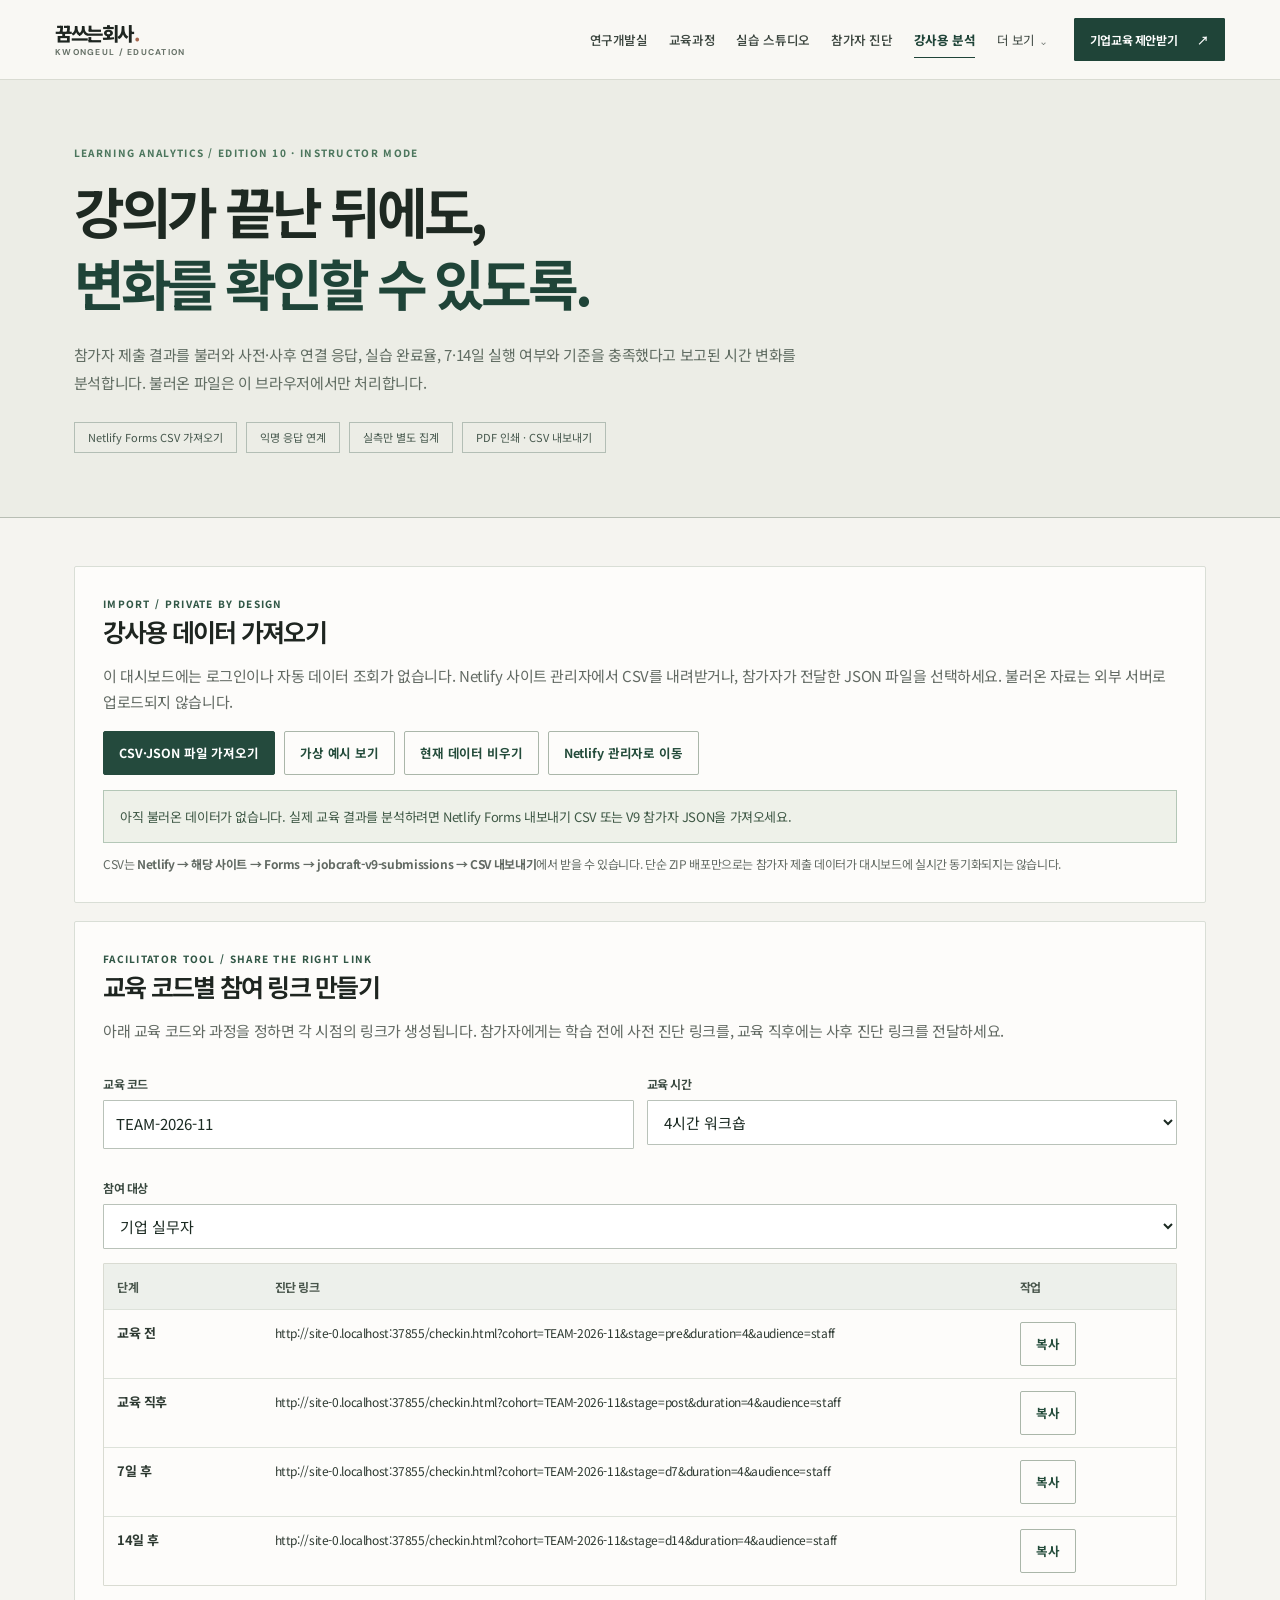
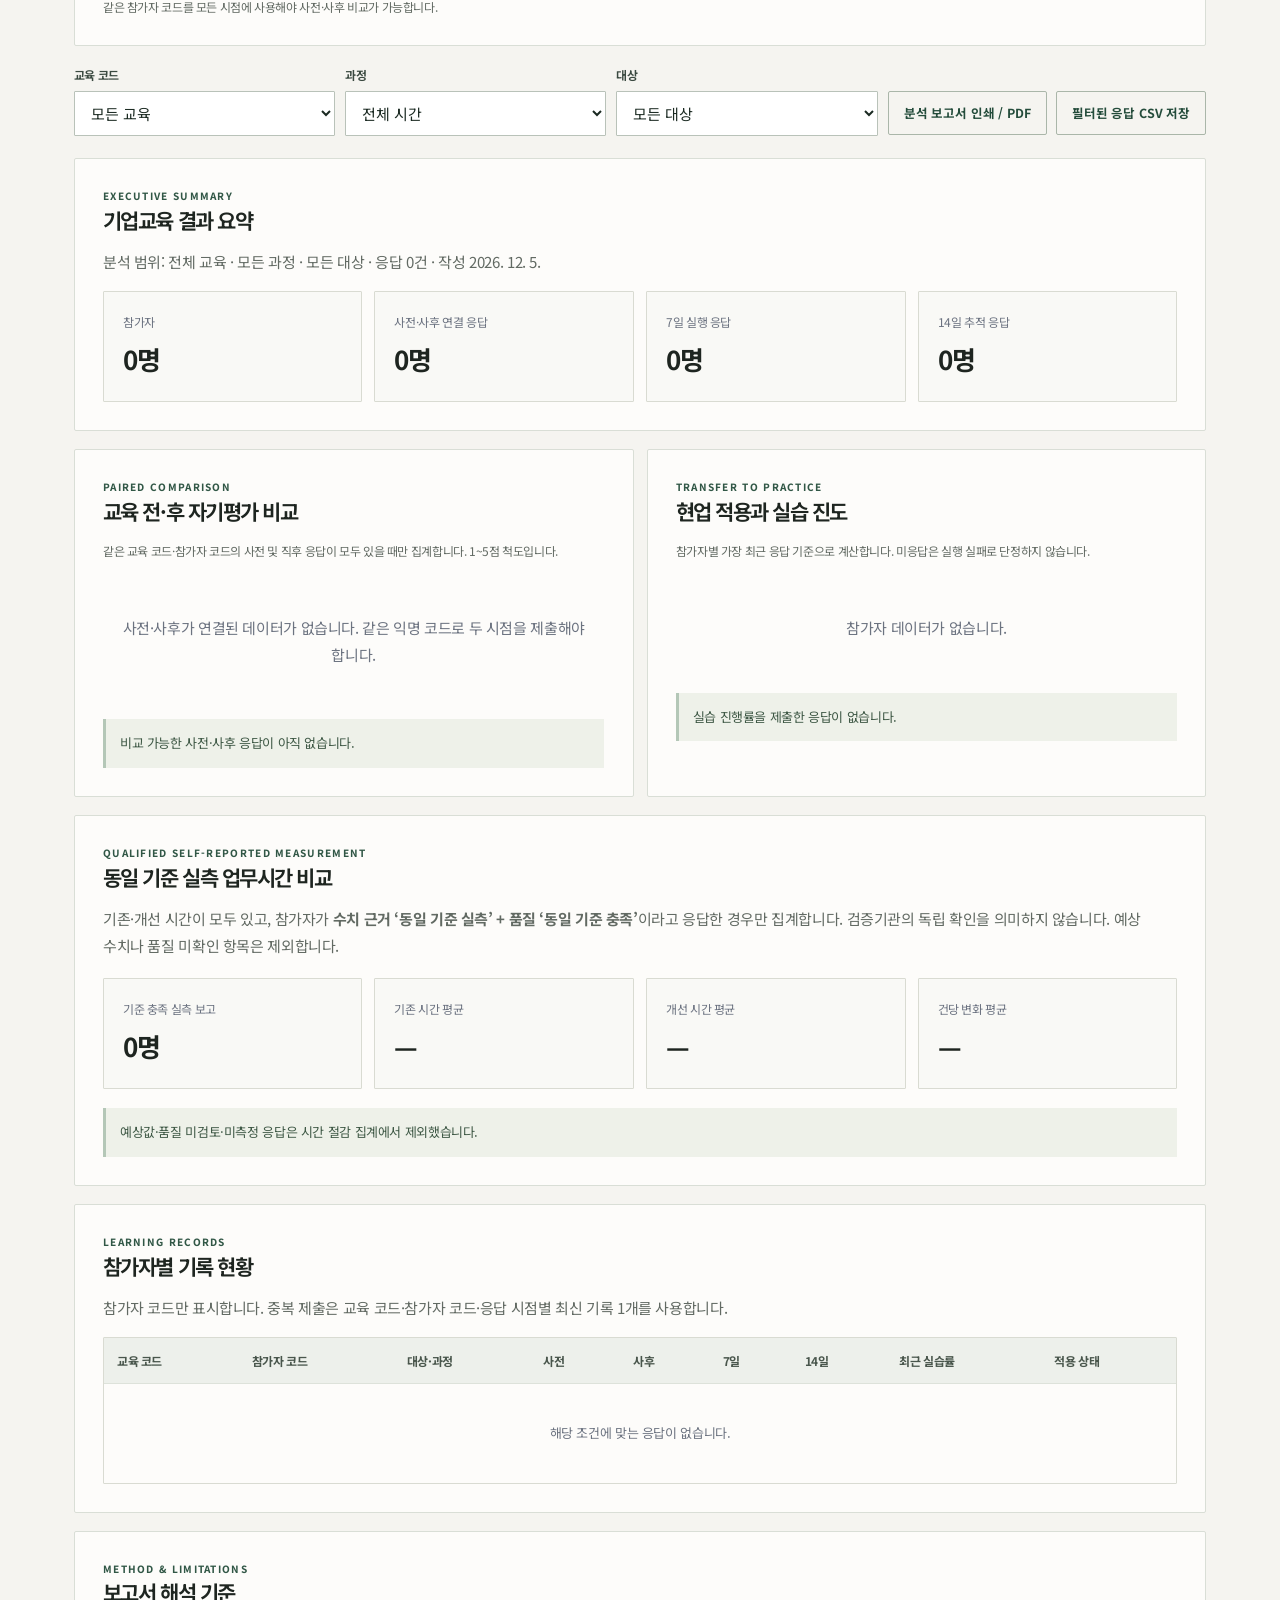
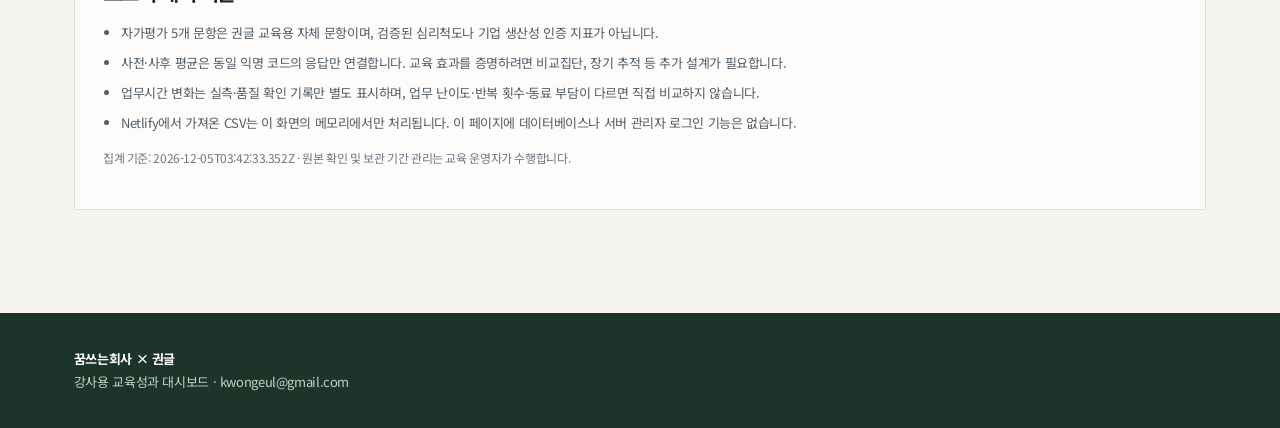
<file: dashboard.html>
<!DOCTYPE html>
<html lang="ko"><head><meta charset="utf-8"/><meta content="width=device-width,initial-scale=1" name="viewport"/><meta content="noindex,nofollow" name="robots"/><meta content="#F3F1EA" name="theme-color"/><title>강사용 실습·교육 성과 대시보드 | 꿈쓰는회사 × 권글</title><meta content="잡크래프팅 실습의 교육 전후 응답, 참여율, 과제 실행 및 실측 결과를 CSV/JSON으로 분석하고 PDF 보고서를 출력합니다." name="description"/><link href="assets/v9.css" rel="stylesheet"/><link href="assets/v10.css" rel="stylesheet"/></head><body class="v10 v10-dashboard"><header class="v10-header" id="site-header"><div class="v10-header-in"><a aria-label="꿈쓰는회사 교육 홈페이지" class="v10-logo" href="index.html"><span class="v10-wordmark">꿈쓰는회사<span class="v10-logo-dot">.</span></span><span class="v10-logo-sub">KWONGEUL / EDUCATION</span></a><nav aria-label="주요 메뉴" class="v10-nav"><a href="lab.html">연구개발실</a><a href="curriculum.html">교육과정</a><a href="practice.html">실습 스튜디오</a><a href="checkin.html">참가자 진단</a><a aria-current="page" href="dashboard.html">강사용 분석</a><details class="v10-more"><summary>더 보기</summary><div class="v10-more-menu"><a href="proposal.html">맞춤 제안서</a><a href="research.html">연구 근거</a><a href="sources.html">근거 자료은행</a><a href="protocol.html">파일럿 설계</a><a href="index.html#downloads">자료실</a></div></details></nav><a class="v10-header-cta" href="proposal.html">기업교육 제안받기 <span aria-hidden="true">↗</span></a><button aria-controls="v10-mobile-menu" aria-expanded="false" class="v10-menu-toggle" id="v10-menu-toggle" type="button">메뉴 <span aria-hidden="true">☰</span></button></div><nav aria-label="모바일 메뉴" class="v10-mobile-menu" hidden="" id="v10-mobile-menu"><a href="lab.html">연구개발실</a><a href="sources.html">근거 자료은행</a><a href="protocol.html">파일럿 설계서</a><a href="index.html">소개</a><a href="curriculum.html">교육과정</a><a href="practice.html">실습 스튜디오</a><a href="checkin.html">참가자 진단</a><a aria-current="page" href="dashboard.html">강사용 분석</a><a href="proposal.html">제안서</a><a href="research.html">연구 근거</a><a href="sources.html">근거 자료은행</a><a href="protocol.html">파일럿 설계</a><a href="index.html#downloads">자료실</a></nav></header>

<section class="hero"><div class="container"><div class="eyebrow">LEARNING ANALYTICS / EDITION 10 · INSTRUCTOR MODE</div><h1>강의가 끝난 뒤에도,<br/><em>변화를 확인할 수 있도록.</em></h1><p>참가자 제출 결과를 불러와 사전·사후 연결 응답, 실습 완료율, 7·14일 실행 여부와 기준을 충족했다고 보고된 시간 변화를 분석합니다. 불러온 파일은 이 브라우저에서만 처리합니다.</p><div class="tags"><span>Netlify Forms CSV 가져오기</span><span>익명 응답 연계</span><span>실측만 별도 집계</span><span>PDF 인쇄 · CSV 내보내기</span></div></div></section>
<main class="container content"><div class="card no-print"><div class="smallhead">IMPORT / PRIVATE BY DESIGN</div><h2>강사용 데이터 가져오기</h2><p class="muted">이 대시보드에는 로그인이나 자동 데이터 조회가 없습니다. Netlify 사이트 관리자에서 CSV를 내려받거나, 참가자가 전달한 JSON 파일을 선택하세요. 불러온 자료는 외부 서버로 업로드되지 않습니다.</p><div class="buttons" style="margin:15px 0"><button class="btn primary" id="import-btn">CSV·JSON 파일 가져오기</button><input accept=".csv,.json,text/csv,application/json" hidden="" id="import-files" multiple="" type="file"/><button class="btn" id="sample-btn">가상 예시 보기</button><button class="btn" id="clear-btn">현재 데이터 비우기</button><a class="btn" href="https://app.netlify.com/" rel="noopener noreferrer" target="_blank">Netlify 관리자로 이동</a></div><div aria-live="polite" class="notice" id="import-status" role="status">아직 불러온 데이터가 없습니다. 실제 교육 결과를 분석하려면 Netlify Forms 내보내기 CSV 또는 V9 참가자 JSON을 가져오세요.</div><div class="help">CSV는 <b>Netlify → 해당 사이트 → Forms → jobcraft-v9-submissions → CSV 내보내기</b>에서 받을 수 있습니다. 단순 ZIP 배포만으로는 참가자 제출 데이터가 대시보드에 실시간 동기화되지는 않습니다.</div></div>
<div class="card no-print"><div class="smallhead">FACILITATOR TOOL / SHARE THE RIGHT LINK</div><h2>교육 코드별 참여 링크 만들기</h2><p class="muted">아래 교육 코드와 과정을 정하면 각 시점의 링크가 생성됩니다. 참가자에게는 학습 전에 사전 진단 링크를, 교육 직후에는 사후 진단 링크를 전달하세요.</p><div class="two"><div class="field"><label for="share-cohort">교육 코드</label><input id="share-cohort" maxlength="24" placeholder="예: TEAM-2026-11" value="TEAM-2026-11"/></div><div class="field"><label for="share-duration">교육 시간</label><select id="share-duration"><option value="2">2시간 특강</option><option selected="" value="4">4시간 워크숍</option><option value="8">8시간 실습</option><option value="16">16시간 현업형</option></select></div></div><div class="field"><label for="share-audience">참여 대상</label><select id="share-audience"><option value="staff">기업 실무자</option><option value="planner">기획·홍보·교육</option><option value="leader">팀 리더</option><option value="solo">1인 전문가</option><option value="general">일반 성인</option></select></div><div class="table-wrap"><table><thead><tr><th>단계</th><th>진단 링크</th><th>작업</th></tr></thead><tbody id="share-links"><tr><td class="muted" colspan="3">교육 코드를 입력해 주세요.</td></tr></tbody></table></div><div class="help" id="share-status">같은 참가자 코드를 모든 시점에 사용해야 사전·사후 비교가 가능합니다.</div></div>
<div class="toolbar no-print" style="margin:16px 0 22px"><div class="field"><label for="cohort-filter">교육 코드</label><select id="cohort-filter"><option value="all">모든 교육</option></select></div><div class="field"><label for="duration-filter">과정</label><select id="duration-filter"><option value="all">전체 시간</option><option value="2">2시간</option><option value="4">4시간</option><option value="8">8시간</option><option value="16">16시간</option></select></div><div class="field"><label for="audience-filter">대상</label><select id="audience-filter"><option value="all">모든 대상</option><option value="staff">기업 실무자</option><option value="planner">기획·마케팅·교육</option><option value="leader">팀 리더</option><option value="solo">1인 전문가</option><option value="general">일반 성인</option></select></div><div class="buttons"><button class="btn" id="print-btn">분석 보고서 인쇄 / PDF</button><button class="btn" id="csv-btn">필터된 응답 CSV 저장</button></div></div>
<div class="notice warning hidden no-print" id="demo-banner" style="margin-bottom:18px"><strong>가상 예시 데이터</strong> · 실제 교육 응답이 아닙니다. 이 상태에서 인쇄한 보고서는 예시 보고서로 표시됩니다.</div>
<section class="report" id="report"><div class="card"><div class="smallhead">EXECUTIVE SUMMARY</div><h2 class="report-title">기업교육 결과 요약</h2><p class="muted" id="report-meta">데이터를 가져오면 교육 코드별 집계가 표시됩니다.</p><div class="stats" id="stats"><div class="stat"><small>참가자</small><strong>—</strong></div><div class="stat"><small>사전·사후 연결 응답</small><strong>—</strong></div><div class="stat"><small>7일 실행 응답</small><strong>—</strong></div><div class="stat"><small>14일 추적 응답</small><strong>—</strong></div></div></div>
<div class="two"><div class="card"><div class="smallhead">PAIRED COMPARISON</div><h2 class="report-title">교육 전·후 자기평가 비교</h2><p class="muted tiny">같은 교육 코드·참가자 코드의 사전 및 직후 응답이 모두 있을 때만 집계합니다. 1~5점 척도입니다.</p><div id="score-chart" style="margin-top:16px"><div class="empty">연결된 사전·사후 응답이 없습니다.</div></div><div class="hintline" id="score-summary" style="margin-top:13px">교육 전후 변화는 인과관계를 의미하지 않습니다.</div></div><div class="card"><div class="smallhead">TRANSFER TO PRACTICE</div><h2 class="report-title">현업 적용과 실습 진도</h2><p class="muted tiny">참가자별 가장 최근 응답 기준으로 계산합니다. 미응답은 실행 실패로 단정하지 않습니다.</p><div id="execution-chart" style="margin-top:16px"><div class="empty">현업 적용 데이터가 없습니다.</div></div><div class="hintline" id="progress-summary" style="margin-top:13px">10개 실습의 배정 개수는 교육 시간에 따라 달라집니다.</div></div></div>
<div class="card"><div class="smallhead">QUALIFIED SELF-REPORTED MEASUREMENT</div><h2 class="report-title">동일 기준 실측 업무시간 비교</h2><p class="muted">기존·개선 시간이 모두 있고, 참가자가 <strong>수치 근거 ‘동일 기준 실측’ + 품질 ‘동일 기준 충족’</strong>이라고 응답한 경우만 집계합니다. 검증기관의 독립 확인을 의미하지 않습니다. 예상 수치나 품질 미확인 항목은 제외합니다.</p><div class="stats" id="time-stats" style="margin:19px 0"><div class="stat"><small>기준 충족 실측 보고</small><strong>—</strong></div><div class="stat"><small>기존 시간 평균</small><strong>—</strong></div><div class="stat"><small>개선 시간 평균</small><strong>—</strong></div><div class="stat"><small>건당 변화 평균</small><strong>—</strong></div></div><div class="hintline" id="time-note">표본 수가 적거나 비교 조건이 다르면 일반화할 수 없습니다.</div></div>
<div class="card"><div class="smallhead">LEARNING RECORDS</div><h2 class="report-title">참가자별 기록 현황</h2><p class="muted">참가자 코드만 표시합니다. 중복 제출은 교육 코드·참가자 코드·응답 시점별 최신 기록 1개를 사용합니다.</p><div class="table-wrap" style="margin-top:15px"><table><thead><tr><th>교육 코드</th><th>참가자 코드</th><th>대상·과정</th><th>사전</th><th>사후</th><th>7일</th><th>14일</th><th>최근 실습률</th><th>적용 상태</th></tr></thead><tbody id="participants-body"><tr><td class="empty" colspan="9">데이터가 없습니다.</td></tr></tbody></table></div></div>
<div class="card"><div class="smallhead">METHOD &amp; LIMITATIONS</div><h2 class="report-title">보고서 해석 기준</h2><ul class="listlined"><li>자가평가 5개 문항은 권글 교육용 자체 문항이며, 검증된 심리척도나 기업 생산성 인증 지표가 아닙니다.</li><li>사전·사후 평균은 동일 익명 코드의 응답만 연결합니다. 교육 효과를 증명하려면 비교집단, 장기 추적 등 추가 설계가 필요합니다.</li><li>업무시간 변화는 실측·품질 확인 기록만 별도 표시하며, 업무 난이도·반복 횟수·동료 부담이 다르면 직접 비교하지 않습니다.</li><li>Netlify에서 가져온 CSV는 이 화면의 메모리에서만 처리됩니다. 이 페이지에 데이터베이스나 서버 관리자 로그인 기능은 없습니다.</li></ul><p class="tiny" id="report-date"></p></div></section></main>
<footer class="footer"><div class="container"><strong>꿈쓰는회사 × 권글</strong><div>강사용 교육성과 대시보드 · <a href="mailto:kwongeul@gmail.com">kwongeul@gmail.com</a></div></div></footer><script defer="" src="assets/v9-dashboard.js"></script><script defer="" src="assets/v10.js"></script></body></html>
</file>
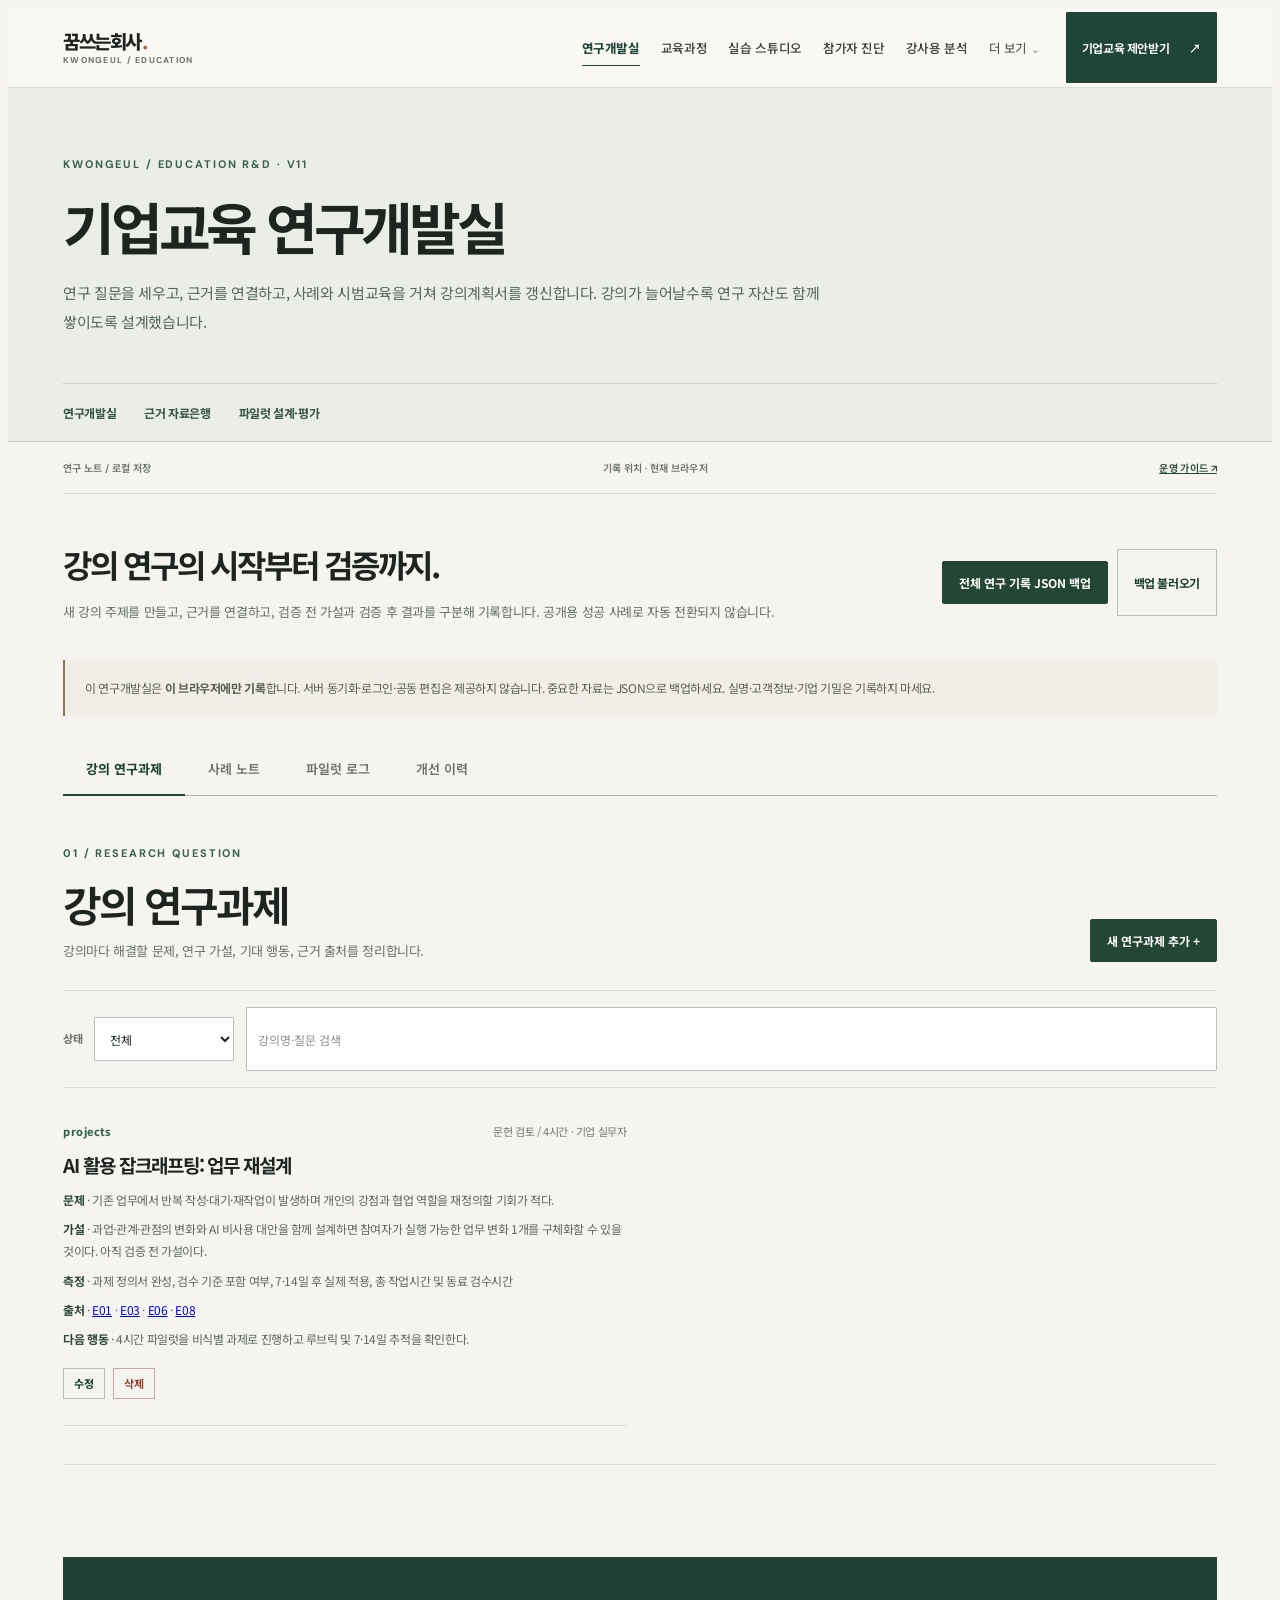
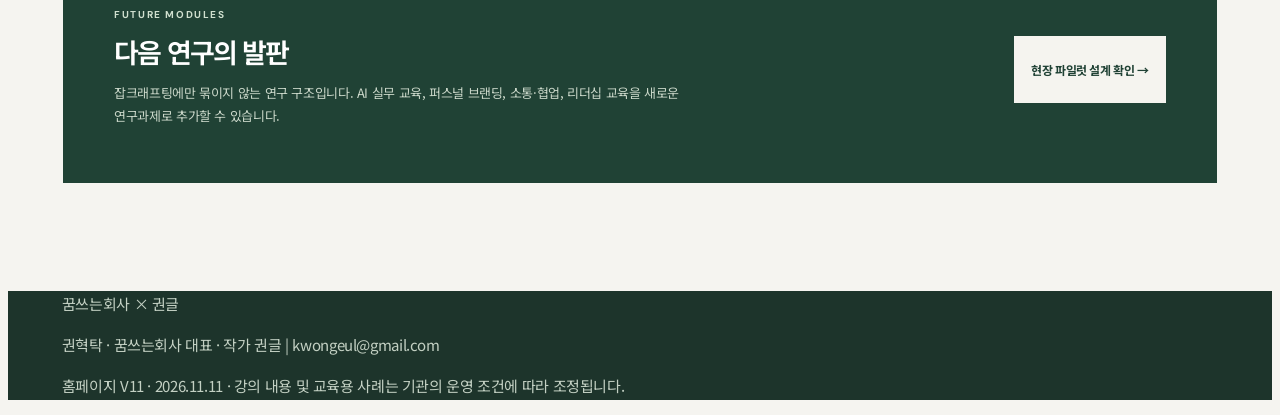
<file: lab.html>
<!doctype html><html lang="ko"><head><meta charset="utf-8"><meta name="viewport" content="width=device-width,initial-scale=1"><meta name="theme-color" content="#F5F4F0"><meta name="description" content="꿈쓰는회사 교육 연구개발실: 연구 출처, 강의가설, 현장 사례, 파일럿과 개선 이력을 축적합니다."><title>기업교육 연구개발실 | 꿈쓰는회사 × 권글</title><link rel="stylesheet" href="assets/v10.css"><link rel="stylesheet" href="assets/research-v11.css"></head><body class="v10 rd-body"><header class="v10-header" id="site-header"><div class="v10-header-in"><a aria-label="꿈쓰는회사 교육 홈페이지" class="v10-logo" href="index.html"><span class="v10-wordmark">꿈쓰는회사<span class="v10-logo-dot">.</span></span><span class="v10-logo-sub">KWONGEUL / EDUCATION</span></a><nav aria-label="주요 메뉴" class="v10-nav"><a href="lab.html" aria-current="page">연구개발실</a><a href="curriculum.html">교육과정</a><a href="practice.html">실습 스튜디오</a><a href="checkin.html">참가자 진단</a><a href="dashboard.html">강사용 분석</a><details class="v10-more"><summary>더 보기</summary><div class="v10-more-menu"><a href="proposal.html">맞춤 제안서</a><a href="research.html">연구 근거</a><a href="sources.html">근거 자료은행</a><a href="protocol.html">파일럿 설계</a><a href="index.html#downloads">자료실</a></div></details></nav><a class="v10-header-cta" href="proposal.html">기업교육 제안받기 <span aria-hidden="true">↗</span></a><button aria-controls="v10-mobile-menu" aria-expanded="false" class="v10-menu-toggle" id="v10-menu-toggle" type="button">메뉴 <span aria-hidden="true">☰</span></button></div><nav aria-label="모바일 메뉴" class="v10-mobile-menu" hidden="" id="v10-mobile-menu"><a href="lab.html" aria-current="page">연구개발실</a><a href="sources.html">근거 자료은행</a><a href="protocol.html">파일럿 설계서</a><a aria-current="page" href="index.html">소개</a><a href="curriculum.html">교육과정</a><a href="practice.html">실습 스튜디오</a><a href="checkin.html">참가자 진단</a><a href="dashboard.html">강사용 분석</a><a href="proposal.html">제안서</a><a href="research.html">연구 근거</a><a href="sources.html">근거 자료은행</a><a href="protocol.html">파일럿 설계</a><a href="index.html#downloads">자료실</a></nav></header><main id="main-content"><section class="rd-hero"><div class="v10-max"><div class="rd-eyebrow">KWONGEUL / EDUCATION R&D · V11</div><h1>기업교육 연구개발실</h1><p>연구 질문을 세우고, 근거를 연결하고, 사례와 시범교육을 거쳐 강의계획서를 갱신합니다. 강의가 늘어날수록 연구 자산도 함께 쌓이도록 설계했습니다.</p><div class="rd-top-links"><a href="lab.html">연구개발실</a><a href="sources.html">근거 자료은행</a><a href="protocol.html">파일럿 설계·평가</a></div></div></section><div class="v10-max rd-shell"><div class="rd-intro-bar"><span>연구 노트 / 로컬 저장</span><span id="rd-last-save">아직 저장하지 않음</span><a href="protocol.html">운영 가이드 ↗</a></div><div class="rd-utility"><div><strong>강의 연구의 시작부터 검증까지.</strong><p>새 강의 주제를 만들고, 근거를 연결하고, 검증 전 가설과 검증 후 결과를 구분해 기록합니다. 공개용 성공 사례로 자동 전환되지 않습니다.</p></div><div class="rd-utility-actions"><button id="rd-export" type="button" class="rd-button primary">전체 연구 기록 JSON 백업</button><label class="rd-button neutral rd-file-label" for="rd-import">백업 불러오기</label><input type="file" id="rd-import" accept=".json,application/json" class="sr-only"></div></div><div class="rd-privacy">이 연구개발실은 <strong>이 브라우저에만 기록</strong>합니다. 서버 동기화·로그인·공동 편집은 제공하지 않습니다. 중요한 자료는 JSON으로 백업하세요. 실명·고객정보·기업 기밀은 기록하지 마세요.</div><nav class="rd-tabs" aria-label="연구개발 메뉴"><button type="button" data-rd-tab="projects" aria-selected="true">강의 연구과제</button><button type="button" data-rd-tab="cases">사례 노트</button><button type="button" data-rd-tab="pilots">파일럿 로그</button><button type="button" data-rd-tab="versions">개선 이력</button></nav><section class="rd-panel" id="rd-projects"><div class="rd-panel-head"><div><span class="rd-eyebrow">01 / RESEARCH QUESTION</span><h2>강의 연구과제</h2><p>강의마다 해결할 문제, 연구 가설, 기대 행동, 근거 출처를 정리합니다.</p></div><button type="button" class="rd-button primary" id="rd-new-project">새 연구과제 추가 +</button></div><div class="rd-filterline"><label for="rd-project-filter">상태</label><select id="rd-project-filter"><option value="">전체</option><option>아이디어</option><option>문헌 검토</option><option>실습 설계</option><option>파일럿 준비</option><option>검토 완료</option></select><input id="rd-project-search" aria-label="연구과제 검색" placeholder="강의명·질문 검색"></div><div id="rd-project-list" class="rd-list" aria-live="polite"></div><div class="rd-editor" id="rd-project-editor" hidden><h3 id="rd-project-editor-title">연구과제 등록</h3><form id="rd-project-form"><input type="hidden" name="id"><div class="rd-fields"><label>과정명<input name="name" required maxlength="120" placeholder="예: AI 활용 잡크래프팅"></label><label>대상<select name="audience"><option>기업 실무자</option><option>팀 리더</option><option>기획·마케팅</option><option>공공기관</option><option>교육 담당자</option><option>1인 전문가</option><option>기타</option></select></label><label>교육 시간<select name="duration"><option value="2">2시간</option><option value="4">4시간</option><option value="8">8시간</option><option value="16">16시간</option><option value="custom">맞춤형</option></select></label><label>연구 단계<select name="stage"><option>아이디어</option><option>문헌 검토</option><option>실습 설계</option><option>파일럿 준비</option><option>검토 완료</option></select></label></div><label>조직·학습자의 문제 정의<textarea name="problem" rows="2" placeholder="무엇이 반복되고, 누구에게 어떤 비용이 생기는가?"></textarea></label><label>검증할 가설<textarea name="hypothesis" rows="2" placeholder="어떤 실습을 하면, 어떤 행동을 바꿀 것으로 예상하는가? 아직 사실로 단정하지 않습니다."></textarea></label><label>관찰할 변화 / 측정 지표<textarea name="metric" rows="2" placeholder="예: 실제 사용 여부, 수정 횟수, 총 작업시간, 동료 검토 부담"></textarea></label><label>참고 근거 ID (쉼표 구분)<input name="refs" placeholder="E01,E03,E08"></label><label>다음 연구 행동<input name="next" placeholder="예: 4시간 시범안으로 5명 사전 테스트"></label><div class="rd-form-actions"><button class="rd-button primary" type="submit">연구과제 저장</button><button class="rd-button neutral" id="rd-cancel-project" type="button">취소</button></div></form></div></section><section class="rd-panel" id="rd-cases" hidden><div class="rd-panel-head"><div><span class="rd-eyebrow">02 / FIELD NOTES</span><h2>사례 노트</h2><p>강사 본인 경험, 인터뷰 기록, 교육용 가상 시나리오를 구분합니다. 실제 결과가 없는 경우 미검증으로 남깁니다.</p></div><button type="button" class="rd-button primary" id="rd-new-case">사례 노트 추가 +</button></div><div id="rd-case-list" class="rd-list" aria-live="polite"></div><div class="rd-editor" id="rd-case-editor" hidden><h3 id="rd-case-editor-title">사례 노트 등록</h3><form id="rd-case-form"><input type="hidden" name="id"><div class="rd-fields"><label>사례 제목<input name="title" maxlength="120" required placeholder="예: 기획안 승인 과정에서 반복 수정"></label><label>자료 성격<select name="kind"><option>본인 경험(비정량)</option><option>인터뷰 메모(익명·동의)</option><option>가상 시나리오</option><option>파일럿 관찰(실측)</option></select></label><label>연결 강의과제<select name="project" id="rd-case-project"></select></label><label>검증 상태<select name="verification"><option>미검증</option><option>원자료 확인</option><option>동료 검토 완료</option></select></label></div><label>상황·맥락<textarea name="context" rows="2" placeholder="직무·과업·문제 상황을 비식별로 기록"></textarea></label><label>시도한 행동 / 교육 활용 포인트<textarea name="action" rows="2"></textarea></label><label>관찰한 결과 또는 아직 확인할 점<textarea name="outcome" rows="2" placeholder="실측 자료가 없으면 ‘검증 전’으로 기재"></textarea></label><label>자료와 권한 관련 유의사항<input name="risk" placeholder="예: 인터뷰 사용 동의 확인 필요"></label><div class="rd-form-actions"><button class="rd-button primary" type="submit">사례 저장</button><button class="rd-button neutral" id="rd-cancel-case" type="button">취소</button></div></form></div></section><section class="rd-panel" id="rd-pilots" hidden><div class="rd-panel-head"><div><span class="rd-eyebrow">03 / PILOT & EVALUATION</span><h2>파일럿 로그</h2><p>연구 설계와 실제 관찰을 따로 입력합니다. 교육 전후 비교는 통제집단 없는 경우 인과 효과의 증거로 쓰지 않습니다.</p></div><button type="button" class="rd-button primary" id="rd-new-pilot">파일럿 추가 +</button></div><div class="rd-warning">기관에 제출할 보고서에서는 <strong>참여자 수·응답자 수·비교 대상·측정 시점·실측/추정 여부·품질 확인</strong>을 반드시 표기하세요.</div><div id="rd-pilot-list" class="rd-list" aria-live="polite"></div><div class="rd-editor" id="rd-pilot-editor" hidden><h3 id="rd-pilot-editor-title">파일럿 기록</h3><form id="rd-pilot-form"><input type="hidden" name="id"><div class="rd-fields"><label>파일럿 명<input name="name" maxlength="120" required></label><label>연결 연구과제<select name="project" id="rd-pilot-project"></select></label><label>진행 상태<select name="status"><option>설계 중</option><option>진행 중</option><option>결과 기록</option><option>보류</option></select></label><label>운영 예정/진행일<input name="date" type="date"></label><label>참여 인원<input name="enrolled" type="number" min="0" max="9999" step="1" placeholder="미확정이면 비움"></label><label>분석에 포함한 인원<input name="matched" type="number" min="0" max="9999" step="1" placeholder="짝지어진 응답 수"></label><label>측정 수준<select name="dataKind"><option value="planned">설계값·미실시</option><option value="self">자가보고·추정</option><option value="measured">실측·확인</option></select></label><label>동일한 업무·측정 조건인가?<select name="comparable"><option value="pending">미확인</option><option value="yes">예</option><option value="no">아니오</option></select></label><label>품질/보안/승인 검사<select name="quality"><option value="pending">미확인</option><option value="pass">통과</option><option value="fail">미통과</option></select></label><label>총 작업시간 (이전, 분/건)<input name="before" type="number" min="0" step="0.01" placeholder="미측정이면 비움"></label><label>총 작업시간 (이후, 분/건)<input name="after" type="number" min="0" step="0.01" placeholder="미측정이면 비움"></label><label>동료 검수시간 (이전, 분/건)<input name="peerBefore" type="number" min="0" step="0.01" placeholder="미측정이면 비움"></label><label>동료 검수시간 (이후, 분/건)<input name="peerAfter" type="number" min="0" step="0.01" placeholder="미측정이면 비움"></label></div><label>연구 방법 / 비교 조건<textarea name="method" rows="2" placeholder="예: 동일 유형의 익명 과제 2회씩, 참가자별 짝지은 비교"></textarea></label><label>관찰 내용·실패·중단 조건<textarea name="notes" rows="3"></textarea></label><div class="rd-form-actions"><button class="rd-button primary" type="submit">파일럿 기록 저장</button><button class="rd-button neutral" id="rd-cancel-pilot" type="button">취소</button></div></form></div></section><section class="rd-panel" id="rd-versions" hidden><div class="rd-panel-head"><div><span class="rd-eyebrow">04 / CHANGE LOG</span><h2>개선 이력</h2><p>다음 교육에서 무엇을 바꾸고 왜 바꾸는지 기록해, 강의안의 발전 과정을 남깁니다.</p></div><button type="button" class="rd-button primary" id="rd-new-version">개선 이력 추가 +</button></div><div id="rd-version-list" class="rd-list" aria-live="polite"></div><div class="rd-editor" id="rd-version-editor" hidden><h3 id="rd-version-editor-title">개선 이력 등록</h3><form id="rd-version-form"><input type="hidden" name="id"><div class="rd-fields"><label>관련 연구과제<select name="project" id="rd-version-project"></select></label><label>강의안 버전<input name="version" required placeholder="예: 1.1"></label><label>변경일<input name="date" type="date"></label><label>변경 사유<select name="why"><option>문헌 보완</option><option>참가자 피드백</option><option>파일럿 결과</option><option>강사 자체 검토</option><option>기관 요청</option></select></label></div><label>수정 전 → 수정 후<textarea name="change" rows="3" required placeholder="예: 강의 40분·실습 20분 → 강의 25분·실습 35분"></textarea></label><label>확인할 질문<textarea name="validation" rows="2" placeholder="예: 참여자의 과제 완성 비율이 높아지는가?"></textarea></label><div class="rd-form-actions"><button class="rd-button primary" type="submit">변경 기록 저장</button><button class="rd-button neutral" id="rd-cancel-version" type="button">취소</button></div></form></div></section><div id="rd-toast" role="status" aria-live="polite" class="rd-status"></div><div class="rd-bottom"><div><span>FUTURE MODULES</span><h2>다음 연구의 발판</h2><p>잡크래프팅에만 묶이지 않는 연구 구조입니다. AI 실무 교육, 퍼스널 브랜딩, 소통·협업, 리더십 교육을 새로운 연구과제로 추가할 수 있습니다.</p></div><a href="protocol.html" class="rd-button primary">현장 파일럿 설계 확인 →</a></div></div></main><footer class="footer"><div class="shell"><div class="brand">꿈쓰는회사 <span>×</span> 권글</div><p>권혁탁 · 꿈쓰는회사 대표 · 작가 권글 | kwongeul@gmail.com</p><p>홈페이지 V11 · 2026.11.11 · 강의 내용 및 교육용 사례는 기관의 운영 조건에 따라 조정됩니다.</p></div></footer><script id="v11-evidence-data" type="application/json">[{"id": "E01", "title": "Crafting a Job: Revisioning Employees as Active Crafters of Their Work", "who": "Wrzesniewski & Dutton", "year": "2001", "kind": "개념·원전", "domain": "잡크래프팅", "url": "https://doi.org/10.5465/amr.2001.4378011", "support": "과업·관계·인지적 경계를 개인이 조정한다는 개념의 토대", "limit": "개념 논문으로 교육 개입 효과나 생산성 향상률을 직접 입증하지 않음", "use": "3영역 개념 강의, 업무 의미 재해석 질문"}, {"id": "E02", "title": "Development and Validation of the Job Crafting Scale", "who": "Tims, Bakker & Derks", "year": "2012", "kind": "측정도구 연구", "domain": "잡크래프팅", "url": "https://doi.org/10.1016/j.jvb.2011.05.009", "support": "자원 증진·도전적 요구 증진·방해 요구 감소 등 네 가지 하위 차원을 구분", "limit": "원전의 과업·관계·인지적 3영역과 동일한 분류가 아니며 연구척도 문항의 무단 전재는 피함", "use": "자원·요구 분석, 척도 타당성 주의"}, {"id": "E03", "title": "Effectiveness of Job Crafting Interventions: A Meta-analysis and Utility Analysis", "who": "Oprea et al.", "year": "2019", "kind": "개입 메타분석", "domain": "잡크래프팅", "url": "https://doi.org/10.1080/1359432X.2019.1646728", "support": "14개 적격 연구의 통합 분석에서 일부 잡크래프팅 행동·몰입 지표의 유의한 개선", "limit": "직무성과 결과는 차원과 직군에 따라 달랐으며 모든 업종의 효과를 약속할 수 없음", "use": "효과 측정 항목·파일럿 운영 가설"}, {"id": "E04", "title": "Longitudinal Job Crafting Research: A Meta-Analysis", "who": "Silapurem, Slemp & Jarden", "year": "2024", "kind": "종단 메타분석", "domain": "잡크래프팅", "url": "https://doi.org/10.1007/s41042-024-00159-0", "support": "66개 고유 표본을 종합한 잡크래프팅 관련 선행요인·결과의 시간차 관계 검토", "limit": "상관·종단 결과를 개별 강의의 인과 효과로 단정할 수 없음", "use": "7·14일 추적과 장기 추적 설계"}, {"id": "E05", "title": "Job Crafting™ Exercise", "who": "University of Michigan / Center for Positive Organizations", "year": "공식 안내", "kind": "교육도구·기관", "domain": "교육설계", "url": "https://positiveorgs.bus.umich.edu/cpo-tool/job-crafting-exercise/", "support": "직무를 구성 요소로 보고 가치·강점·열정과 재설계안을 연결하는 시각적 워크숍 활용", "limit": "상용 도구이며 원본 워크북이나 그림·문항을 복제하지 않음", "use": "독자적인 직무 재설계 실습 설계 참고"}, {"id": "E06", "title": "Generative AI at Work", "who": "Brynjolfsson, Li & Raymond", "year": "2025", "kind": "현장 실증연구", "domain": "AI 업무", "url": "https://doi.org/10.1093/qje/qjae044", "support": "고객지원 상담원 5,172명 대상 연구에서 특정 AI 보조의 시간당 해결 건수 평균 약 15% 증가", "limit": "단일 기업·직무·도구의 연구로 교육 효과나 다른 업무의 15% 개선을 의미하지 않음", "use": "AI 보조 실험, 수준별 효과와 품질 비교"}, {"id": "E07", "title": "AI RMF: Generative AI Profile", "who": "NIST", "year": "2024", "kind": "AI 위험관리 지침", "domain": "AI 업무", "url": "https://doi.org/10.6028/NIST.AI.600-1", "support": "생성형 AI의 위험을 식별·측정·관리하기 위한 자발적 위험관리 틀", "limit": "법률 자문이나 특정 도구의 안전성 보증은 아님", "use": "개인정보·오류·인간 검수·승인 체크리스트"}, {"id": "E08", "title": "Evaluate Training: Measuring Effectiveness", "who": "CDC", "year": "2024", "kind": "교육 평가 가이드", "domain": "교육설계", "url": "https://www.cdc.gov/training-development/php/about/evaluate-training-measuring-effectiveness.html", "support": "학습 성취와 현업 전이를 구분해 측정하도록 권고", "limit": "특정 잡크래프팅 과정의 효과를 입증한 연구는 아님", "use": "교육 전·후, 7·14일·후속 측정 설계"}, {"id": "E09", "title": "The Kirkpatrick Model", "who": "Kirkpatrick / Evaluate Korea", "year": "공식 안내", "kind": "교육 평가 모델", "domain": "교육설계", "url": "https://www.kirkpatrick.co.kr/kpmodel", "support": "반응·학습·행동·결과의 네 수준 평가 구분", "limit": "수준별 측정은 인과 효과의 보증이 아니며 모델의 라이선스·표현에 주의", "use": "평가 지표 체계 및 보고서 구조"}]</script><script defer src="assets/v10.js"></script><script defer src="assets/research-lab.js"></script></body></html>
</file>
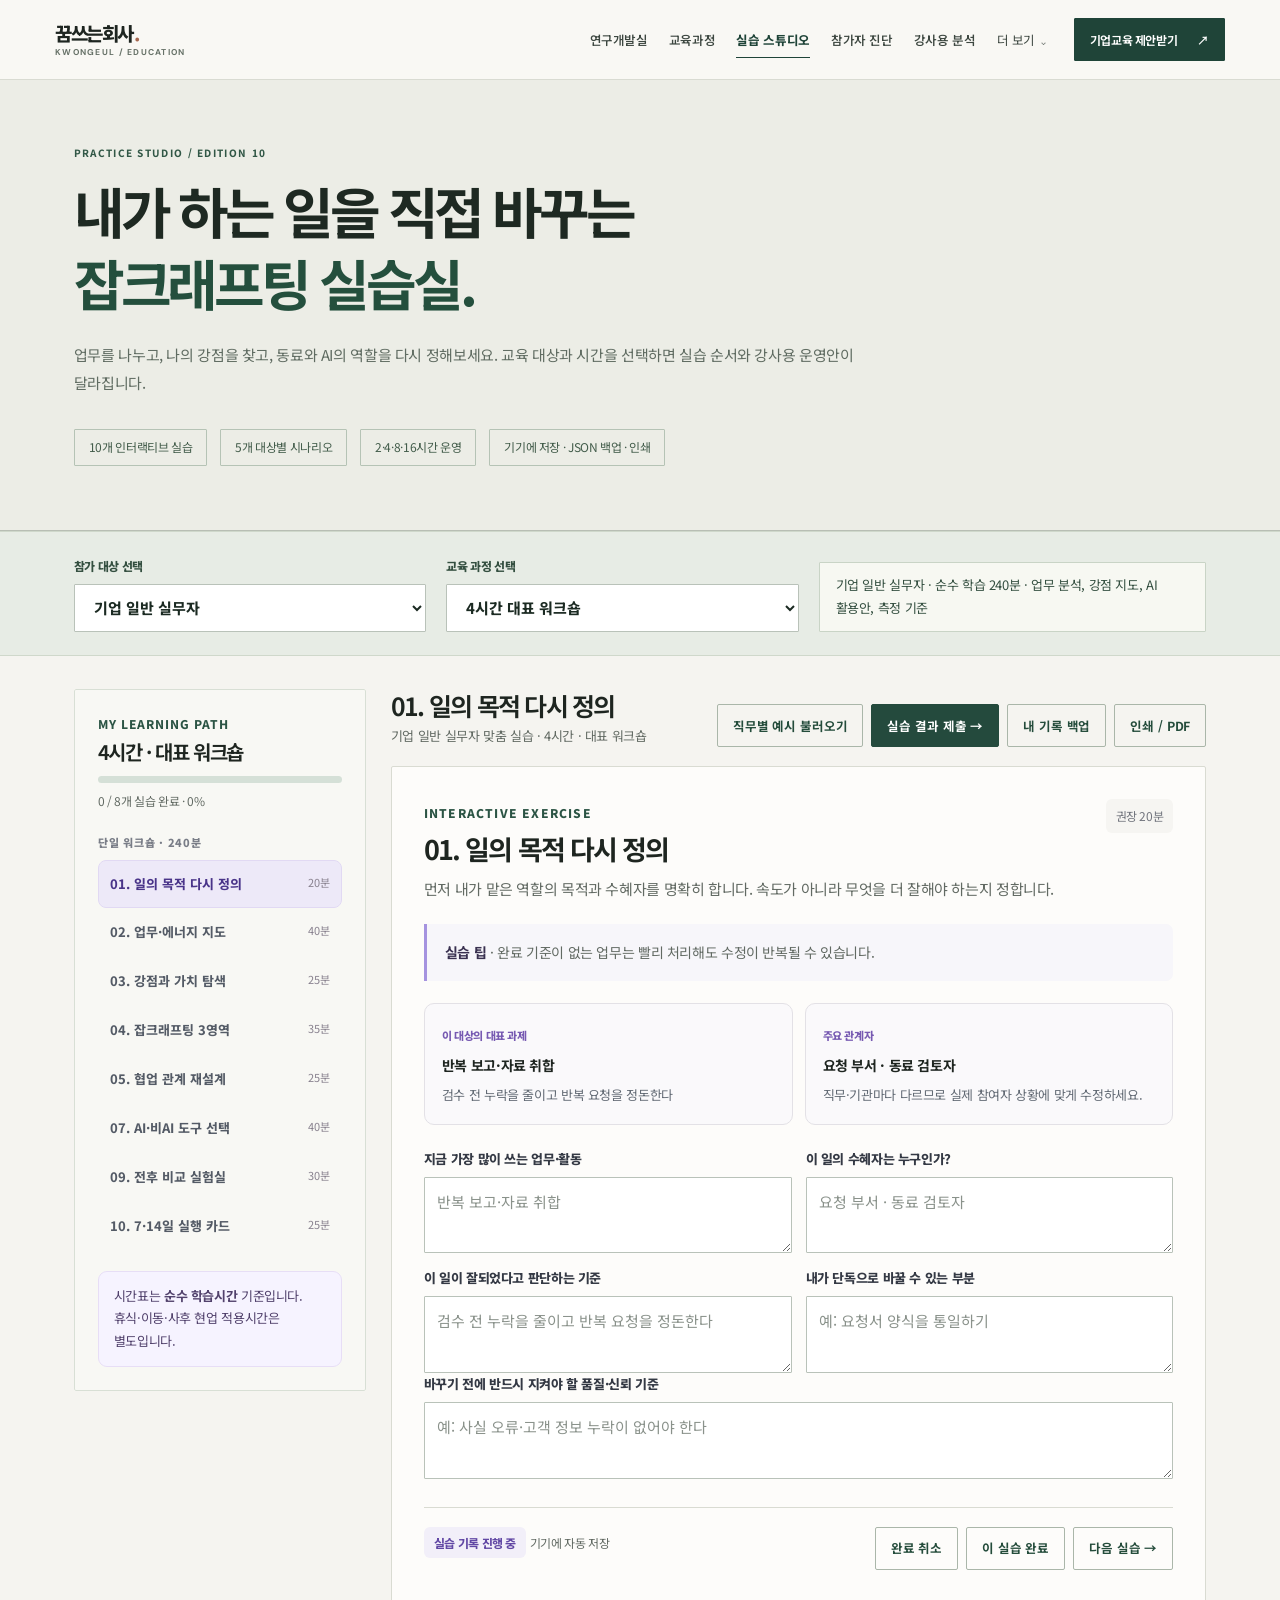
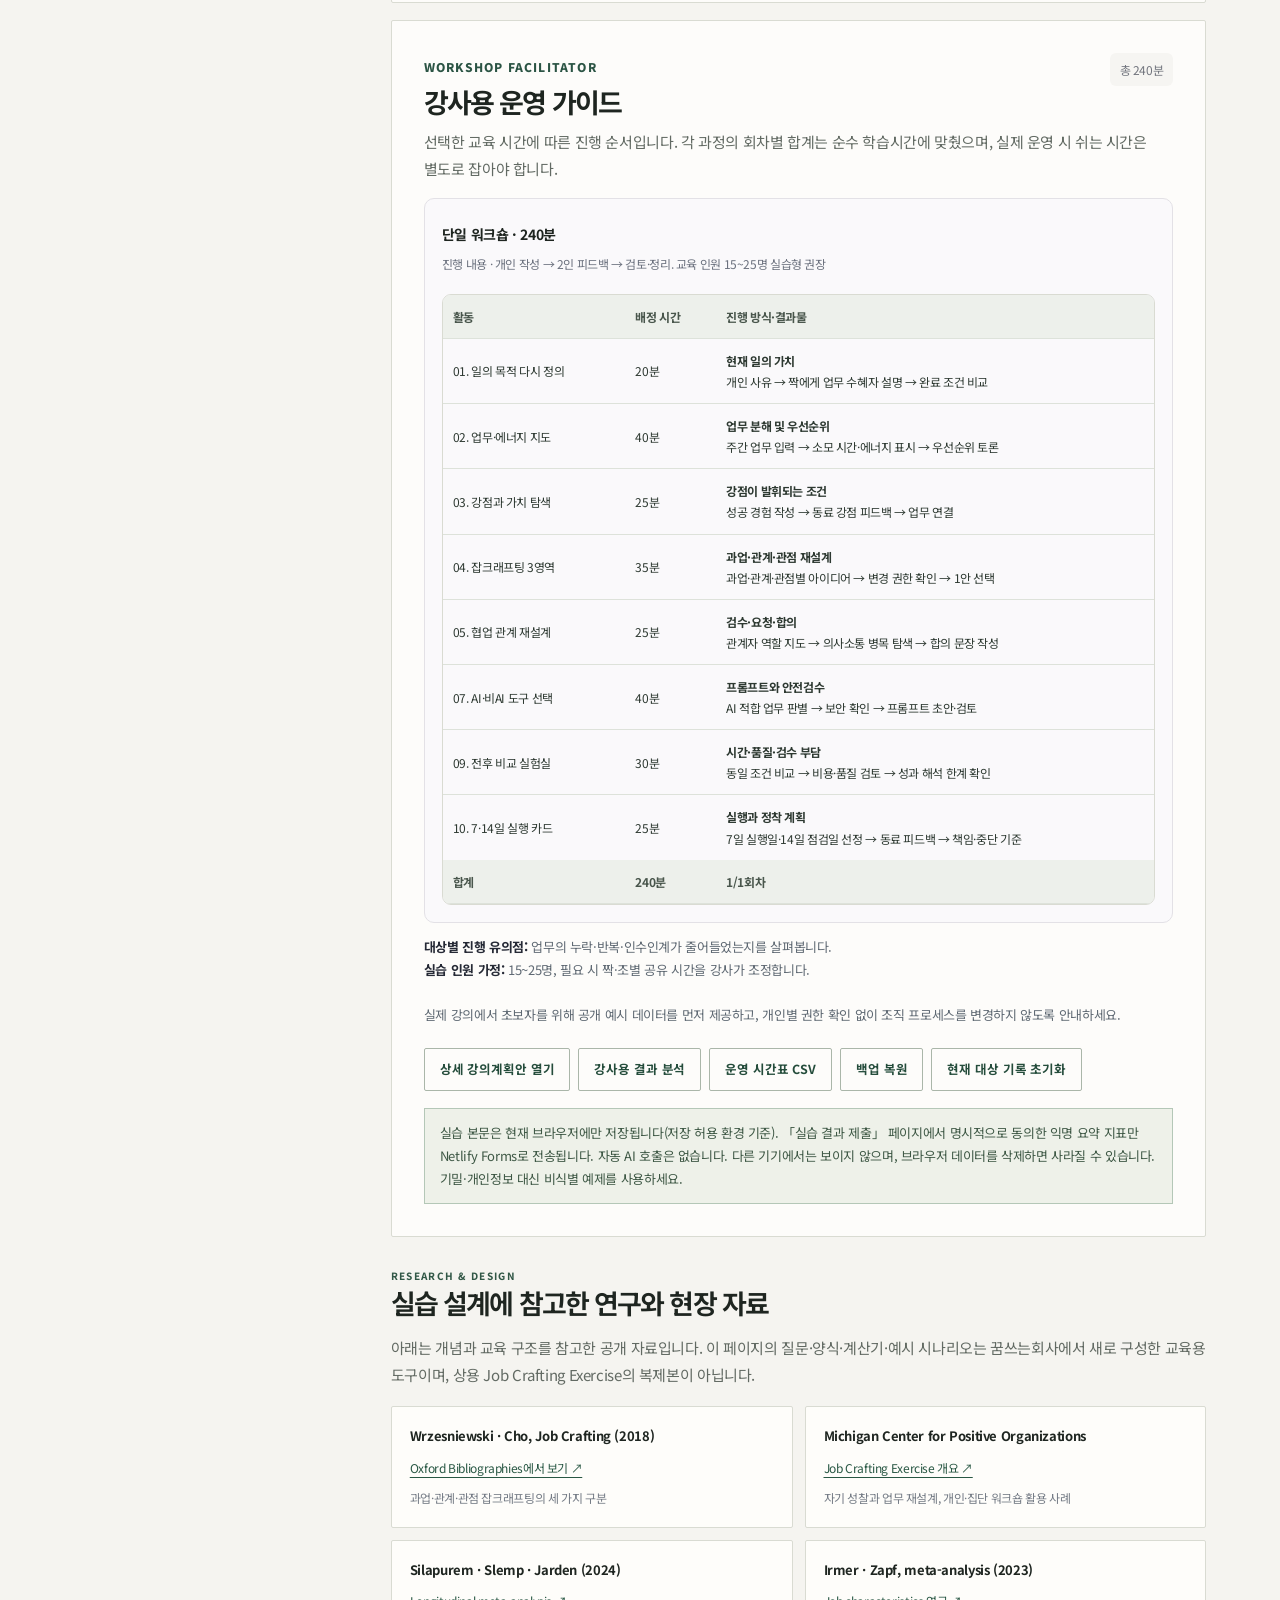
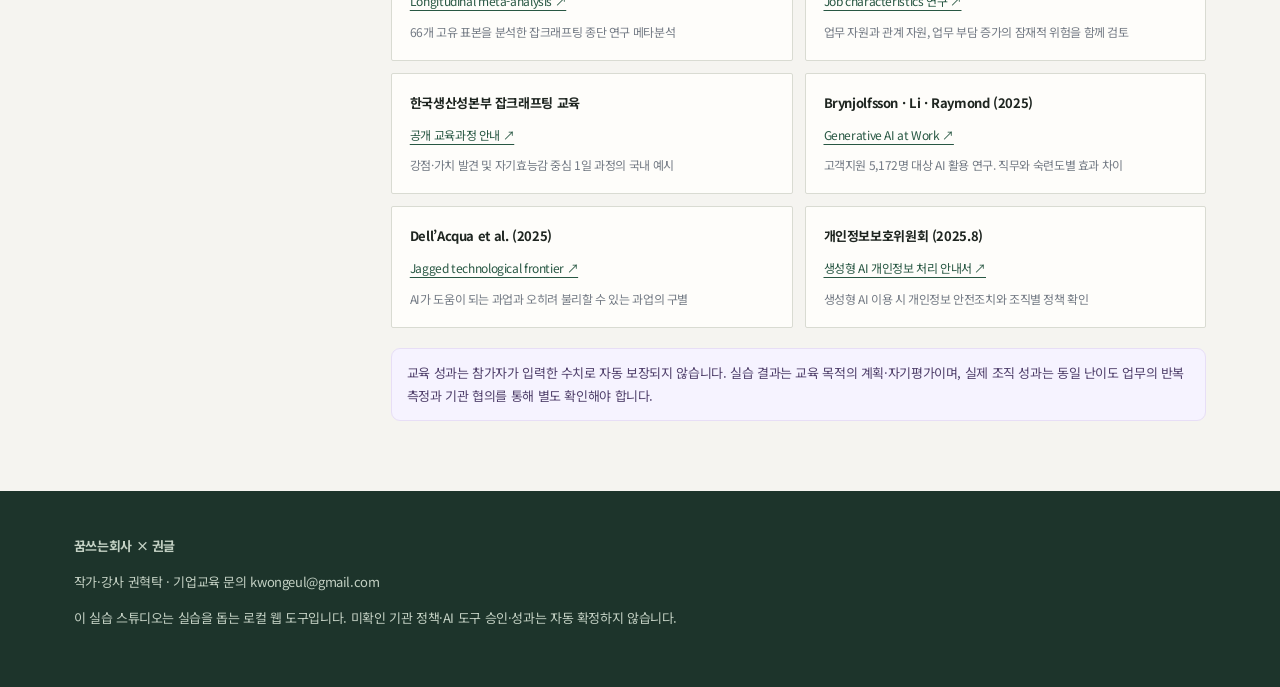
<file: practice.html>
<!DOCTYPE html>

<html lang="ko"><head><meta charset="utf-8"/><meta content="width=device-width, initial-scale=1" name="viewport"/><meta content="#F3F1EA" name="theme-color"/><meta content="잡크래프팅 실습 스튜디오. 직무와 2·4·8·16시간에 맞는 실습, 업무 재설계, AI 판단, 실행 카드와 성과 점검을 한 곳에서." name="description"/><title>잡크래프팅 실습 스튜디오 | 꿈쓰는회사 × 권글</title>
<style>
:root{--ink:#1c202b;--muted:#67707d;--bg:#f6f5f2;--paper:#fff;--deep:#171b25;--purple:#765fbd;--purple-weak:#f0ecfb;--line:#e0dedf;--green:#2b785f;--warn:#8b6334}*{box-sizing:border-box}html{scroll-behavior:smooth}body{margin:0;background:var(--bg);color:var(--ink);font:15px/1.65 system-ui,-apple-system,"Malgun Gothic","Apple SD Gothic Neo",sans-serif;word-break:keep-all}a{color:inherit}button,input,select,textarea{font:inherit}button{cursor:pointer}a:focus-visible,button:focus-visible,input:focus-visible,select:focus-visible,textarea:focus-visible{outline:3px solid #bda9fc;outline-offset:2px}a{text-decoration:none}.wrap{max-width:1310px;margin:auto;padding:0 28px}.top{background:var(--deep);color:white;position:sticky;top:0;z-index:20;border-bottom:1px solid #313643}.top-inner{min-height:67px;display:flex;justify-content:space-between;align-items:center;gap:20px}.brand{font-size:17px;font-weight:850;letter-spacing:-.5px}.brand b{color:#bfaeff}.top nav{display:flex;gap:20px;align-items:center;font-size:13px;color:#d5d4d9}.top nav a:hover{color:white}.top nav a.active{background:#eee8fa;color:#241f3a;padding:8px 11px;border-radius:6px;font-weight:800}.hero{background:var(--deep);color:white;padding:71px 0 64px}.hero .intro{max-width:850px}.kicker{font-size:12px;letter-spacing:2.2px;font-weight:850;color:#b9a9f2}.hero h1{font-size:clamp(38px,4.8vw,62px);line-height:1.15;letter-spacing:-2.7px;margin:15px 0 19px}.hero h1 span{color:#bda9f3}.hero p{font-size:17px;max-width:740px;color:#c6c9d1;margin:0}.hero-sub{margin-top:31px;display:flex;gap:13px;flex-wrap:wrap}.hero-sub span{border:1px solid #535569;border-radius:30px;padding:6px 14px;color:#e2e1e8;font-size:12px}.config{background:white;border-bottom:1px solid var(--line);padding:23px 0}.config-inner{display:grid;grid-template-columns:1fr 1fr 1.1fr;gap:20px;align-items:end}.select-group>label{font-weight:800;font-size:12px;display:block;margin-bottom:8px;color:#505765}.select-group select{height:48px;width:100%;border:1px solid #c8cad1;border-radius:8px;padding:0 15px;background:#fafafa;color:#222632;font-weight:750}.config-summary{background:#f2eff9;border:1px solid #e6def7;padding:11px 16px;border-radius:9px;color:#5b4a88;font-size:13px;min-height:48px;display:flex;align-items:center}.layout{display:grid;grid-template-columns:292px minmax(0,1fr);gap:24px;align-items:start;padding-top:33px;padding-bottom:70px}.sidebar{position:sticky;top:95px;max-height:calc(100vh - 112px);overflow:auto}.side-box,.panel,.docbox{background:white;border:1px solid var(--line);border-radius:13px}.side-box{padding:23px}.side-title{font-size:12px;text-transform:uppercase;letter-spacing:1px;font-weight:800;color:var(--purple)}.side-box h2{font-size:20px;letter-spacing:-.7px;margin:5px 0 11px;line-height:1.35}.progress-track{height:7px;background:#ece9ef;border-radius:30px;overflow:hidden;margin:11px 0 7px}.progress-bar{height:100%;width:0;background:var(--purple);transition:width .2s}.progress-caption{font-size:12px;color:var(--muted)}.lesson-list{margin-top:22px}.session-label{font-size:11px;color:#797d87;font-weight:850;letter-spacing:.07em;margin:18px 0 7px}.lesson{display:flex;align-items:flex-start;justify-content:space-between;gap:8px;width:100%;padding:12px 11px;text-align:left;border:1px solid transparent;background:none;border-radius:8px;color:#545b66}.lesson.selected{background:#ede9f8;color:#493489;border-color:#e1d9f3}.lesson .lesson-name{font-size:13px;font-weight:750}.lesson .minute{font-size:11px;white-space:nowrap;color:#88818e}.lesson .check{color:#26815f}.lesson:hover{background:#f5f3f8}.main{min-width:0}.heading-row{display:flex;justify-content:space-between;gap:20px;align-items:end;margin-bottom:19px}.heading-row h2{font-size:25px;letter-spacing:-1px;margin:0}.heading-row p{font-size:13px;color:var(--muted);margin:3px 0 0}.btn{border:1px solid #c9c9d0;border-radius:8px;background:white;color:#292c3a;min-height:42px;padding:9px 15px;font-size:13px;font-weight:800;display:inline-flex;gap:7px;align-items:center;justify-content:center}.btn.primary{background:#242338;color:white;border-color:#242338}.btn.violet{background:var(--purple);color:white;border-color:var(--purple)}.btn:hover{filter:brightness(.96)}.buttons{display:flex;gap:8px;flex-wrap:wrap}.panel{padding:32px;margin-bottom:17px}.panel-head{display:flex;align-items:flex-start;justify-content:space-between;gap:15px}.panel-head small{font-size:12px;color:var(--purple);font-weight:850;letter-spacing:1.2px}.panel h3{font-size:27px;letter-spacing:-1.3px;line-height:1.3;margin:5px 0 10px}.panel p{margin:0}.muted{color:var(--muted)}.badge{display:inline-flex;align-items:center;gap:5px;background:#f2eff9;color:#6147a4;padding:5px 10px;border-radius:6px;font-size:12px;font-weight:750}.clock{white-space:nowrap;font-size:12px;color:#71747d;background:#f6f5f2;padding:6px 10px;border-radius:6px}.help{background:#f7f6fa;border-left:3px solid #a593df;border-radius:0 7px 7px 0;padding:16px 18px;margin:22px 0;color:#48505d;font-size:14px}.help strong{color:#39304f}.fields{display:grid;gap:16px;margin-top:23px}.f{display:flex;flex-direction:column;gap:6px;min-width:0}.f label{font-size:13px;font-weight:800;color:#343944}.f .hint{font-size:12px;color:#7b8088}.f input,.f textarea,.f select{width:100%;border:1px solid #cdd0d4;border-radius:8px;padding:11px 12px;color:#272b34;background:white;min-width:0}.f textarea{min-height:89px;resize:vertical}.two{display:grid;grid-template-columns:1fr 1fr;gap:14px}.three{display:grid;grid-template-columns:repeat(3,1fr);gap:14px}.control-row{display:flex;gap:8px;align-items:center;flex-wrap:wrap;margin-top:21px}.notice{padding:13px 15px;background:#fff8ec;color:#795b2b;border:1px solid #efddb9;border-radius:8px;font-size:13px;margin-top:17px}.success{background:#f0f8f4;border:1px solid #c9dfd2;color:#28654d;padding:12px;border-radius:8px;font-size:13px;margin-top:15px}.table-wrap{overflow:auto;border:1px solid var(--line);border-radius:9px;margin-top:20px}table{border-collapse:collapse;width:100%;min-width:680px}th,td{text-align:left;padding:11px 10px;border-bottom:1px solid #e7e6e8;vertical-align:middle;font-size:12px}th{background:#f8f8f8;font-size:12px;color:#68717d;white-space:nowrap}table input,table select{border:1px solid #d0d2d7;border-radius:5px;padding:8px;min-width:70px;max-width:175px;background:#fff;font-size:12px}table input[type=number]{width:82px}table tr:last-child td{border-bottom:0}.metric-grid{display:grid;grid-template-columns:repeat(3,1fr);gap:11px;margin-top:17px}.metric{padding:15px 16px;background:#f8f7f6;border:1px solid #e9e8e7;border-radius:9px}.metric small{display:block;color:#777d86;font-size:12px}.metric strong{font-size:22px;color:#252433}.case-grid{display:grid;grid-template-columns:repeat(2,minmax(0,1fr));gap:12px;margin-top:19px}.mini-card{padding:17px;background:#faf9fb;border:1px solid #e3e1e6;border-radius:10px}.mini-card small{font-size:11px;color:#775ab2;font-weight:800}.mini-card strong{display:block;font-size:14px;margin:6px 0}.mini-card p{font-size:13px;color:#626a74}.option{display:block;padding:13px 15px;border:1px solid #d3d1d6;border-radius:8px;margin:8px 0;cursor:pointer;font-size:14px}.option:has(input:checked){background:#eeeafa;border-color:#a08adf}.option input{margin-right:7px}.output{white-space:pre-wrap;word-break:break-word;background:#232635;color:#f2f1f9;padding:22px;border-radius:9px;font-size:13px;margin:16px 0;max-height:440px;overflow:auto;line-height:1.7}.module-actions{display:flex;justify-content:space-between;gap:14px;flex-wrap:wrap;margin-top:28px;padding-top:19px;border-top:1px solid var(--line)}.module-actions .buttons{align-self:center}.report{margin-top:17px;padding:24px;border:1px solid #ddd6ec;background:#f8f6fc;border-radius:11px}.report h4{font-size:16px;margin:0 0 11px}.report pre{white-space:pre-wrap;word-break:break-word;margin:0;font:13px/1.85 inherit}.sources-list{display:grid;grid-template-columns:1fr 1fr;gap:12px;margin-top:18px}.source{background:white;border:1px solid var(--line);padding:18px;border-radius:10px}.source strong{font-size:13px;display:block;margin-bottom:6px}.source a{text-decoration:underline;text-underline-offset:3px;color:#5e4a96;font-size:12px}.source p{color:#747b85;font-size:12px;margin:7px 0 0}.ref{margin-top:30px}.ref h2{font-size:27px;margin:0 0 10px}.meta{background:#f6f3ff;color:#51416c;border:1px solid #e7def6;padding:13px 15px;border-radius:9px;margin-top:20px;font-size:13px}.footer{background:#171b25;color:#e2e1e8;padding:44px 0;font-size:13px}.footer p{color:#aeb2bc}.f-check{display:flex;align-items:flex-start;gap:10px;margin:12px 0;font-size:13px}.f-check input{width:17px;height:17px;margin-top:4px}.day-list{display:grid;grid-template-columns:repeat(2,1fr);gap:14px;margin-top:16px}.day{background:#faf9fb;border:1px solid var(--line);border-radius:9px;padding:16px}.day strong{font-size:14px}.day p{font-size:12px;color:#69727e}.empty{color:#8c8991}.guide{font-size:13px;color:#5f6973;line-height:1.75}.guide b{color:#252935}.mobile-toggle{display:none}.experiment-actions{margin:12px 0}.sr-only{position:absolute;width:1px;height:1px;padding:0;margin:-1px;overflow:hidden;clip:rect(0,0,0,0);white-space:nowrap;border:0}
@media(max-width:1100px){.top nav{gap:11px}.layout{grid-template-columns:250px minmax(0,1fr)}.config-inner{grid-template-columns:1fr 1fr}.config-summary{grid-column:1/-1}}
@media(max-width:780px){.mobile-toggle{display:inline-flex;margin-top:10px}.lesson-list{display:none!important}.sidebar.expanded .lesson-list{display:grid!important}.sidebar .meta{display:none}.sidebar.expanded .meta{display:block}.top nav a:not(.active){display:none}.hero{padding:48px 0}.hero h1{letter-spacing:-1.6px}.layout{display:block}.sidebar{position:static;max-height:none;margin-bottom:25px}.side-box{padding:19px}.lesson-list{display:grid;grid-template-columns:repeat(2,minmax(0,1fr));gap:4px}.session-label{grid-column:1/-1;margin-top:13px}.main .panel{padding:23px}.sources-list{grid-template-columns:1fr}}
@media(max-width:560px){.wrap{padding:0 16px}.config-inner,.two,.three,.case-grid,.metric-grid,.day-list{grid-template-columns:1fr}.config-inner{gap:14px}.config-summary{grid-column:auto}.panel-head{display:block}.panel h3{font-size:23px}.panel{padding:20px}.heading-row{display:block}.heading-row .buttons{margin-top:12px}.hero h1{font-size:39px}.hero p{font-size:15px}.top-inner{min-height:59px}.top nav{display:none}.lesson-list{grid-template-columns:1fr}.module-actions{display:block}.module-actions .buttons{margin-top:13px}.btn{min-height:40px}}
@media print{.top,.config,.hero-sub,.sidebar,.heading-row .buttons,.module-actions,.buttons,.footer,#facilitator-controls{display:none!important}.hero{background:white;color:#111;padding:8mm 0}.hero h1{font-size:30px;color:#111}.hero h1 span{color:#111}.hero p{color:#555}.layout{display:block;padding:0}.main .panel{break-inside:avoid;box-shadow:none;padding:7mm;border-color:#bbb}.ref{break-before:page}.output{background:#fff;color:#111;border:1px solid #aaa;max-height:none}.lesson-list{display:none}@page{size:A4;margin:13mm}}
</style><link href="assets/v10.css" rel="stylesheet"/></head><body class="v10 v10-practice"><header class="v10-header" id="site-header"><div class="v10-header-in"><a aria-label="꿈쓰는회사 교육 홈페이지" class="v10-logo" href="index.html"><span class="v10-wordmark">꿈쓰는회사<span class="v10-logo-dot">.</span></span><span class="v10-logo-sub">KWONGEUL / EDUCATION</span></a><nav aria-label="주요 메뉴" class="v10-nav"><a href="lab.html">연구개발실</a><a href="curriculum.html">교육과정</a><a aria-current="page" href="practice.html">실습 스튜디오</a><a href="checkin.html">참가자 진단</a><a href="dashboard.html">강사용 분석</a><details class="v10-more"><summary>더 보기</summary><div class="v10-more-menu"><a href="proposal.html">맞춤 제안서</a><a href="research.html">연구 근거</a><a href="sources.html">근거 자료은행</a><a href="protocol.html">파일럿 설계</a><a href="index.html#downloads">자료실</a></div></details></nav><a class="v10-header-cta" href="proposal.html">기업교육 제안받기 <span aria-hidden="true">↗</span></a><button aria-controls="v10-mobile-menu" aria-expanded="false" class="v10-menu-toggle" id="v10-menu-toggle" type="button">메뉴 <span aria-hidden="true">☰</span></button></div><nav aria-label="모바일 메뉴" class="v10-mobile-menu" hidden="" id="v10-mobile-menu"><a href="lab.html">연구개발실</a><a href="sources.html">근거 자료은행</a><a href="protocol.html">파일럿 설계서</a><a href="index.html">소개</a><a href="curriculum.html">교육과정</a><a aria-current="page" href="practice.html">실습 스튜디오</a><a href="checkin.html">참가자 진단</a><a href="dashboard.html">강사용 분석</a><a href="proposal.html">제안서</a><a href="research.html">연구 근거</a><a href="sources.html">근거 자료은행</a><a href="protocol.html">파일럿 설계</a><a href="index.html#downloads">자료실</a></nav></header>

<section class="hero"><div class="wrap"><div class="intro"><div class="kicker">PRACTICE STUDIO / EDITION 10</div><h1>내가 하는 일을 직접 바꾸는<br/><span>잡크래프팅 실습실.</span></h1><p>업무를 나누고, 나의 강점을 찾고, 동료와 AI의 역할을 다시 정해보세요. 교육 대상과 시간을 선택하면 실습 순서와 강사용 운영안이 달라집니다.</p></div><div class="hero-sub"><span>10개 인터랙티브 실습</span><span>5개 대상별 시나리오</span><span>2·4·8·16시간 운영</span><span>기기에 저장 · JSON 백업 · 인쇄</span></div></div></section>
<section class="config" id="settings"><div class="wrap config-inner"><div class="select-group"><label for="audience">참가 대상 선택</label><select id="audience"><option value="staff">기업 일반 실무자</option><option value="planner">기획·홍보·마케팅·교육 담당자</option><option value="leader">팀 리더·관리자</option><option value="solo">프리랜서·1인 전문가</option><option value="general">일반 성인·진로 탐색</option></select></div><div class="select-group"><label for="duration">교육 과정 선택</label><select id="duration"><option value="4">4시간 대표 워크숍</option><option value="2">2시간 특강</option><option value="8">8시간 심화 실습</option><option value="16">16시간 현업 적용</option></select></div><div aria-live="polite" class="config-summary" id="config-summary"></div></div></section>
<div class="wrap layout"><aside class="sidebar"><section class="side-box"><div class="side-title">MY LEARNING PATH</div><h2 id="plan-title">나의 실습 과정</h2><div aria-label="과정 완료율" class="progress-track"><div class="progress-bar" id="progress-bar"></div></div><div class="progress-caption" id="progress-caption">0 / 0개 실습 완료</div><button aria-expanded="false" class="btn mobile-toggle" id="mobile-toggle" type="button">실습 목록 펼치기 ▾</button><div aria-label="실습 목록" class="lesson-list" id="lesson-list"></div><div class="meta">시간표는 <b>순수 학습시간</b> 기준입니다. 휴식·이동·사후 현업 적용시간은 별도입니다.</div></section></aside>
<main class="main"><div class="heading-row"><div><h2 id="active-title">실습 도구</h2><p id="active-subtitle">직무에 맞는 문제부터 하나씩 진행하세요.</p></div><div class="buttons"><button class="btn" id="example" type="button">직무별 예시 불러오기</button><a class="btn primary" href="checkin.html" id="checkin-link">실습 결과 제출 →</a><button class="btn" id="export-json" type="button">내 기록 백업</button><button class="btn" id="print" type="button">인쇄 / PDF</button></div></div><div aria-live="polite" id="exercise-mount"></div><section class="panel"><div class="panel-head"><div><small>WORKSHOP FACILITATOR</small><h3>강사용 운영 가이드</h3></div><span class="clock" id="guide-total"></span></div><p class="muted">선택한 교육 시간에 따른 진행 순서입니다. 각 과정의 회차별 합계는 순수 학습시간에 맞췄으며, 실제 운영 시 쉬는 시간은 별도로 잡아야 합니다.</p><div id="facilitator-guide"></div><div class="control-row" id="facilitator-controls"><a class="btn" href="curriculum.html">상세 강의계획안 열기</a><a class="btn" href="dashboard.html">강사용 결과 분석</a><button class="btn" id="export-csv" type="button">운영 시간표 CSV</button><button class="btn" id="import-trigger" type="button">백업 복원</button><button class="btn" id="reset" type="button">현재 대상 기록 초기화</button><input accept="application/json,.json" class="sr-only" id="import-file" type="file"/></div><div class="notice">실습 본문은 현재 브라우저에만 저장됩니다(저장 허용 환경 기준). 「실습 결과 제출」 페이지에서 명시적으로 동의한 익명 요약 지표만 Netlify Forms로 전송됩니다. 자동 AI 호출은 없습니다. 다른 기기에서는 보이지 않으며, 브라우저 데이터를 삭제하면 사라질 수 있습니다. 기밀·개인정보 대신 비식별 예제를 사용하세요.</div></section>
<section class="ref" id="sources"><div class="kicker">RESEARCH &amp; DESIGN</div><h2>실습 설계에 참고한 연구와 현장 자료</h2><p class="muted">아래는 개념과 교육 구조를 참고한 공개 자료입니다. 이 페이지의 질문·양식·계산기·예시 시나리오는 꿈쓰는회사에서 새로 구성한 교육용 도구이며, 상용 Job Crafting Exercise의 복제본이 아닙니다.</p><div class="sources-list">
<article class="source"><strong>Wrzesniewski · Cho, Job Crafting (2018)</strong><a href="https://academic.oup.com/reference/62383/reference-article-abstract/555046045?login=false" rel="noopener noreferrer" target="_blank">Oxford Bibliographies에서 보기 ↗</a><p>과업·관계·관점 잡크래프팅의 세 가지 구분</p></article>
<article class="source"><strong>Michigan Center for Positive Organizations</strong><a href="https://positiveorgs.bus.umich.edu/cpo-tool/job-crafting-exercise/" rel="noopener noreferrer" target="_blank">Job Crafting Exercise 개요 ↗</a><p>자기 성찰과 업무 재설계, 개인·집단 워크숍 활용 사례</p></article>
<article class="source"><strong>Silapurem · Slemp · Jarden (2024)</strong><a href="https://doi.org/10.1007/s41042-024-00159-0" rel="noopener noreferrer" target="_blank">Longitudinal meta-analysis ↗</a><p>66개 고유 표본을 분석한 잡크래프팅 종단 연구 메타분석</p></article>
<article class="source"><strong>Irmer · Zapf, meta-analysis (2023)</strong><a href="https://doi.org/10.1111/joop.12450" rel="noopener noreferrer" target="_blank">Job characteristics 연구 ↗</a><p>업무 자원과 관계 자원, 업무 부담 증가의 잠재적 위험을 함께 검토</p></article>
<article class="source"><strong>한국생산성본부 잡크래프팅 교육</strong><a href="https://www.kpc.or.kr/PTWED003_dtil_view.do?cono=155484&amp;ecno=47525" rel="noopener noreferrer" target="_blank">공개 교육과정 안내 ↗</a><p>강점·가치 발견 및 자기효능감 중심 1일 과정의 국내 예시</p></article>
<article class="source"><strong>Brynjolfsson · Li · Raymond (2025)</strong><a href="https://www.gsb.stanford.edu/faculty-research/publications/generative-ai-work" rel="noopener noreferrer" target="_blank">Generative AI at Work ↗</a><p>고객지원 5,172명 대상 AI 활용 연구. 직무와 숙련도별 효과 차이</p></article>
<article class="source"><strong>Dell’Acqua et al. (2025)</strong><a href="https://pubsonline.informs.org/doi/10.1287/orsc.2025.21838" rel="noopener noreferrer" target="_blank">Jagged technological frontier ↗</a><p>AI가 도움이 되는 과업과 오히려 불리할 수 있는 과업의 구별</p></article>
<article class="source"><strong>개인정보보호위원회 (2025.8)</strong><a href="https://www.privacy.go.kr/front/bbs/bbsView.do?bbsNo=BBSMSTR_000000000049&amp;bbscttNo=20836" rel="noopener noreferrer" target="_blank">생성형 AI 개인정보 처리 안내서 ↗</a><p>생성형 AI 이용 시 개인정보 안전조치와 조직별 정책 확인</p></article>
</div><div class="meta">교육 성과는 참가자가 입력한 수치로 자동 보장되지 않습니다. 실습 결과는 교육 목적의 계획·자기평가이며, 실제 조직 성과는 동일 난이도 업무의 반복 측정과 기관 협의를 통해 별도 확인해야 합니다.</div></section></main></div>
<footer class="footer"><div class="wrap"><strong>꿈쓰는회사 × 권글</strong><p>작가·강사 권혁탁 · 기업교육 문의 kwongeul@gmail.com</p><p>이 실습 스튜디오는 실습을 돕는 로컬 웹 도구입니다. 미확인 기관 정책·AI 도구 승인·성과는 자동 확정하지 않습니다.</p></div></footer>
<script>
'use strict';
const $=id=>document.getElementById(id);
const AUD={
 staff:{name:'기업 일반 실무자',starter:'반복 보고·자료 취합',goal:'검수 전 누락을 줄이고 반복 요청을 정돈한다',stake:'요청 부서 · 동료 검토자',cases:[['보고서의 매번 바뀌는 양식','요청 문서의 필수 항목이 매번 다르고 수정 지시가 늦게 온다'],['업무 인수인계 혼선','다른 담당자가 일의 기준을 알 수 없어 같은 질문이 반복된다']]},
 planner:{name:'기획·홍보·마케팅·교육 담당자',starter:'행사·콘텐츠 기획안 작성',goal:'기획안 품질을 유지하면서 수정 횟수를 줄인다',stake:'내부 승인자 · 고객 · 제작 파트너',cases:[['콘텐츠 기획안 재작업','채널별 소재가 자주 바뀌고 승인 기준이 불명확하다'],['교육 운영 기획','행사 요청과 참석자 안내가 서로 다른 파일에 흩어져 있다']]},
 leader:{name:'팀 리더·관리자',starter:'주간 보고·피드백·업무 배분',goal:'팀의 의사결정·피드백 흐름을 명확히 한다',stake:'팀원 · 유관 부서 · 승인권자',cases:[['회의가 결정으로 이어지지 않는다','주간회의 뒤에도 담당자와 완료 기준이 정해지지 않는다'],['동료 검토 부담 증가','AI 초안이 늘었지만 검토자 업무가 급증한다']]},
 solo:{name:'프리랜서·1인 전문가',starter:'고객 제안서·콘텐츠 발행·일정 관리',goal:'반복 운영업무를 줄이고 전문적 판단에 집중한다',stake:'고객 · 협업 파트너 · 외주 검토자',cases:[['제안서 반복 작성','고객마다 비슷한 정보를 여러 차례 입력한다'],['콘텐츠와 핵심 업무 충돌','매일 발행에 시간을 쓰느라 전문 서비스 개발을 미룬다']]},
 general:{name:'일반 성인·진로 탐색',starter:'학습·생활 계획과 내가 맡은 역할',goal:'내가 중요하게 여기는 활동과 시간의 균형을 조정한다',stake:'학습 동료 · 가족 · 협력자',cases:[['해야 할 일은 많은데 의미를 못 느낀다','바쁘게 지내지만 무엇에 시간을 쓰는지 알기 어렵다'],['학습 모임 역할이 불명확하다','서로 기대하는 일을 제대로 나누지 않아 피로가 쌓인다']]}
};
const EX={
 compass:{name:'01. 일의 목적 다시 정의',short:'현재 일의 가치',intro:'먼저 내가 맡은 역할의 목적과 수혜자를 명확히 합니다. 속도가 아니라 무엇을 더 잘해야 하는지 정합니다.',tip:'완료 기준이 없는 업무는 빨리 처리해도 수정이 반복될 수 있습니다.'},
 inventory:{name:'02. 업무·에너지 지도',short:'업무 분해 및 우선순위',intro:'일주일의 업무를 몇 개로 나누고 시간·에너지·중요도를 표시합니다. 어떤 일을 바꿀지 선택합니다.',tip:'한 주 기준으로 적고, 주당 빈도가 크게 다른 업무는 별도 기록하세요.'},
 strengths:{name:'03. 강점과 가치 탐색',short:'강점이 발휘되는 조건',intro:'잘하는 일과 좋아하는 일을 구분하고, 판단은 남기되 반복은 줄일 기회를 찾습니다.',tip:'강점을 성격의 이름보다 실제 행동 사례로 표현하면 설계에 도움이 됩니다.'},
 matrix:{name:'04. 잡크래프팅 3영역',short:'과업·관계·관점 재설계',intro:'같은 일을 다른 방식으로 할 수 있을지 과업·관계·관점에서 하나씩 제안합니다.',tip:'본인에게 변경 권한이 없는 업무는 단독 실행이 아니라 협의안으로 작성하세요.'},
 relation:{name:'05. 협업 관계 재설계',short:'검수·요청·합의',intro:'누가 요청하고 누가 검수하는지 정리합니다. 타인의 부담을 이전하는 개선은 좋은 개선이 아닙니다.',tip:'AI 도입 전후의 팀 검수시간과 승인 책임을 별도로 살펴보세요.'},
 scenario:{name:'06. 상황 판단 시뮬레이션',short:'현업 사례 판단',intro:'실제 직무에서 일어날 법한 갈등을 보고 어떤 행동이 안전하고 현실적인지 판단합니다.',tip:'정답을 외우기보다 선택 이유, 협의 대상과 추가 확인사항을 적어보세요.'},
 ai:{name:'07. AI·비AI 도구 선택',short:'프롬프트와 안전검수',intro:'AI에 맡길 업무와 사람이 직접 판단해야 할 부분을 나누고 프롬프트를 제작합니다.',tip:'기관에서 승인되지 않은 AI에는 업무자료를 넣지 않습니다. 아래 출력은 프롬프트 초안일 뿐 AI 실행이 아닙니다.'},
 workflow:{name:'08. 업무 시제품 설계',short:'Before → After 절차',intro:'입력부터 검수·전달까지 업무 흐름을 바꾸고, 실패했을 때 되돌리는 기준까지 정합니다.',tip:'AI를 사용하지 않고도 줄일 수 있는 단계가 있는지 먼저 점검하세요.'},
 measure:{name:'09. 전후 비교 실험실',short:'시간·품질·검수 부담',intro:'기존 방식과 개선 방식의 시간을 비교합니다. 설정시간·수정·동료 검수시간까지 빠짐없이 기록합니다.',tip:'실측 전에는 결과를 ‘가정값’으로 해석합니다. 비교 과제 난이도가 다르면 수치를 그대로 비교하지 마세요.'},
 action:{name:'10. 7·14일 실행 카드',short:'실행과 정착 계획',intro:'언제 무엇을 실행하고 어떻게 확인할지 구체적으로 적습니다. 16시간 과정에는 현업 적용 기록을 남깁니다.',tip:'좋은 실행 계획은 날짜, 담당자, 승인이 필요한 행동, 측정 기준을 모두 포함합니다.'}
};
const PROGRAM={
 '2':{title:'2시간 · 발견과 실행 준비',summary:'첫 변화 과제 1개, 실습 카드, 7일 실행계획',sessions:[{name:'단일 특강 · 120분',items:[['compass',15],['inventory',25],['strengths',15],['matrix',25],['ai',15],['action',25]]}]},
 '4':{title:'4시간 · 대표 워크숍',summary:'업무 분석, 강점 지도, AI 활용안, 측정 기준',sessions:[{name:'단일 워크숍 · 240분',items:[['compass',20],['inventory',40],['strengths',25],['matrix',35],['relation',25],['ai',40],['measure',30],['action',25]]}]},
 '8':{title:'8시간 · 제작·검수 실습',summary:'2회 분산 권장, 실제 시제품과 비교 기준',sessions:[{name:'1회차 · 문제 정의와 재설계 240분',items:[['compass',20],['inventory',55],['strengths',35],['matrix',55],['relation',40],['scenario',35]]},{name:'2회차 · 제작 및 효과 점검 240분',items:[['ai',50],['workflow',60],['measure',50],['action',50],['scenario',30]]}]},
 '16':{title:'16시간 · 현업 적용 프로젝트',summary:'4회 분산 운영 + 회차 사이 현업 실험 권장',sessions:[{name:'1회차 · 진단 240분',items:[['compass',20],['inventory',70],['strengths',45],['matrix',60],['relation',45]]},{name:'2회차 · 설계 240분',items:[['scenario',45],['ai',60],['workflow',80],['relation',55]]},{name:'3회차 · 현업 실험과 재작업 240분',items:[['action',35],['measure',60],['workflow',70],['scenario',45],['matrix',30]]},{name:'4회차 · 정착과 공유 240분',items:[['measure',55],['relation',55],['action',60],['scenario',35],['strengths',35]]}]}
};
let aud='staff',dur='4',selected='compass',record={},completed=[],storageOK=true;
const namespace=()=>`kwongeul-jobcraft-v8-${aud}-${dur}`;
function emptyRecord(){return{fields:{},experiments:[],tasks:[{name:'',min:'',energy:'3',impact:'3',auth:'self'},{name:'',min:'',energy:'3',impact:'3',auth:'self'},{name:'',min:'',energy:'3',impact:'3',auth:'self'}],people:[{role:'',friction:'',request:''},{role:'',friction:'',request:''}],scenarioChoice:''}}
function save(){try{localStorage.setItem(namespace(),JSON.stringify({version:8,audience:aud,duration:dur,record,completed,lastSaved:new Date().toISOString()}));$('save-status')?.replaceChildren(document.createTextNode('이 기기에 저장됨'));}catch(e){storageOK=false;const el=$('save-status');if(el)el.textContent='저장 차단됨 · 백업 파일 사용';}}
function load(){const blank=emptyRecord();record=blank;completed=[];try{const saved=JSON.parse(localStorage.getItem(namespace())||'null');if(saved&&saved.record&&typeof saved.record==='object'){record={...blank,...saved.record,fields:{...blank.fields,...(saved.record.fields||{})}};completed=Array.isArray(saved.completed)?saved.completed.filter(x=>EX[x]):[];}}catch(e){storageOK=false;}const seq=uniqueItems();selected=seq[0]||'compass';}
function field(k){return String(record.fields?.[k]??'')}
function esc(v){return String(v??'').replace(/[&<>"']/g,x=>({'&':'&amp;','<':'&lt;','>':'&gt;','"':'&quot;',"'":'&#39;'}[x]));}
function uniqueItems(){return[...new Set(PROGRAM[dur].sessions.flatMap(s=>s.items.map(([id])=>id)))]}
function programMinutes(){return PROGRAM[dur].sessions.reduce((a,s)=>a+s.items.reduce((b,x)=>b+x[1],0),0)}
function renderMenu(){const p=PROGRAM[dur];$('plan-title').textContent=p.title;const count=uniqueItems().filter(id=>completed.includes(id)).length;$('progress-bar').style.width=(count/uniqueItems().length*100||0)+'%';$('progress-caption').textContent=`${count} / ${uniqueItems().length}개 실습 완료 · ${Math.round(count/uniqueItems().length*100)||0}%`;$('config-summary').textContent=`${AUD[aud].name} · 순수 학습 ${programMinutes()}분 · ${p.summary}`;const checkinLink=$('checkin-link');if(checkinLink)checkinLink.href=`checkin.html?audience=${encodeURIComponent(aud)}&duration=${encodeURIComponent(dur)}`;$('lesson-list').innerHTML=p.sessions.map((s,i)=>`<div class="session-label">${esc(s.name)}</div>`+s.items.map(([id,m])=>`<button class="lesson ${selected===id?'selected':''}" type="button" data-lesson="${id}" ${selected===id?'aria-current="step"':''}><span class="lesson-name">${completed.includes(id)?'<span class="check">✓ </span>':''}${esc(EX[id].name)}</span><span class="minute">${m}분</span></button>`).join('')).join('');$('guide-total').textContent=`총 ${programMinutes()}분`}
function elem(label,key,placeholder='',type='textarea',extra=''){const val=esc(field(key));return`<div class="f"><label for="f-${key}">${label}</label>${type==='textarea'?`<textarea data-field="${key}" id="f-${key}" placeholder="${esc(placeholder)}" maxlength="1400" ${extra}>${val}</textarea>`:type==='select'?`<select data-field="${key}" id="f-${key}">${placeholder.map(([v,t])=>`<option value="${esc(v)}" ${field(key)===v?'selected':''}>${esc(t)}</option>`).join('')}</select>`:`<input data-field="${key}" id="f-${key}" type="${type}" placeholder="${esc(placeholder)}" value="${val}" ${extra}>`}</div>`}
function preset(){const a=AUD[aud];return`<div class="case-grid"><div class="mini-card"><small>이 대상의 대표 과제</small><strong>${esc(a.starter)}</strong><p>${esc(a.goal)}</p></div><div class="mini-card"><small>주요 관계자</small><strong>${esc(a.stake)}</strong><p>직무·기관마다 다르므로 실제 참여자 상황에 맞게 수정하세요.</p></div></div>`}
function compass(){return `${preset()}<div class="fields two">${elem('지금 가장 많이 쓰는 업무·활동','cTask',AUD[aud].starter)}${elem('이 일의 수혜자는 누구인가?','cWho',AUD[aud].stake)}${elem('이 일이 잘되었다고 판단하는 기준','cSuccess',AUD[aud].goal)}${elem('내가 단독으로 바꿀 수 있는 부분','cAuthority','예: 요청서 양식을 통일하기')}</div>${elem('바꾸기 전에 반드시 지켜야 할 품질·신뢰 기준','cGuard','예: 사실 오류·고객 정보 누락이 없어야 한다')}`}
function inventory(){let rows=(record.tasks||[]).map((t,i)=>`<tr data-index="${i}"><td><input data-task="name" value="${esc(t.name)}" aria-label="${i+1}번 업무명" placeholder="${esc(AUD[aud].starter)}"></td><td><input type="number" min="0" max="10000" data-task="min" value="${esc(t.min)}" aria-label="주당 업무시간"></td><td><select data-task="energy" aria-label="에너지 소모">${[1,2,3,4,5].map(n=>`<option value="${n}" ${String(t.energy)==n?'selected':''}>${n}</option>`).join('')}</select></td><td><select data-task="impact" aria-label="업무 중요도">${[1,2,3,4,5].map(n=>`<option value="${n}" ${String(t.impact)==n?'selected':''}>${n}</option>`).join('')}</select></td><td><select data-task="auth" aria-label="변경 권한">${[['self','직접 변경'],['check','협의 필요'],['fixed','변경 불가']].map(([v,t])=>`<option value="${v}" ${v===(record.tasks[i].auth||'self')?'selected':''}>${t}</option>`).join('')}</select></td><td><button class="btn" data-del-task="${i}" type="button">삭제</button></td></tr>`).join('');return `<p class="guide">업무 시간을 <b>1주 기준 분 단위</b>로 기입하세요. 에너지 소모 1=낮음, 5=높음 / 업무 중요도 1=낮음, 5=높음입니다.</p><div class="table-wrap"><table><thead><tr><th>업무명</th><th>분/주</th><th>에너지</th><th>중요도</th><th>변경 권한</th><th></th></tr></thead><tbody id="task-body">${rows}</tbody></table></div><div class="control-row"><button class="btn" id="add-task" type="button">+ 업무 추가</button><button class="btn" id="recommend" type="button">분석 갱신</button></div><div class="metric-grid"><div class="metric"><small>입력한 주간 업무량</small><strong id="sum-min">0분</strong></div><div class="metric"><small>에너지 높은 업무 (4~5)</small><strong id="energy-high">0개</strong></div><div class="metric"><small>변경 협의가 필요한 업무</small><strong id="auth-check">0개</strong></div></div><div class="report" id="task-insight" aria-live="polite"></div>${elem('실습에서 우선 재설계할 업무 한 가지','priority','시간·중요도·변경 권한을 함께 고려해 작성')}`}
function strengths(){return `${preset()}<div class="fields">${elem('최근 잘해냈던 일 1개와 구체적인 행동','sStory','예: 고객 요구를 구조화해 일정 변경을 줄였다')}${elem('동료·고객에게 자주 듣는 강점','sPraise','예: 핵심 질문을 잘 정리한다')}${elem('이 일을 할 때 에너지가 생기는 순간','sHigh','예: 문제를 정의하고 방향을 정할 때')}${elem('집중력을 떨어뜨리는 반복·부담','sLow','예: 동일 정보 재입력과 승인 지연')}${elem('앞으로 더 쓰고 싶은 강점·가치','sFocus','예: 판단과 기획, 고객과의 대화')}</div>`}
function matrix(){const groups=[['task','과업 크래프팅','일의 순서·방법·분량을 무엇부터 바꿀까?'],['relation','관계 크래프팅','요청·승인·피드백을 누구와 어떻게 바꿀까?'],['cognitive','관점 크래프팅','내 업무가 누구의 어떤 변화를 돕는다고 해석할까?']];return `<div class="notice">잡크래프팅은 모든 업무를 개인 마음대로 바꾸는 뜻이 아닙니다. 권한·기대 역할·팀의 검수 책임을 고려하세요.</div>`+groups.map(([id,title,desc])=>`<div class="mini-card" style="margin-top:13px"><strong>${title}</strong><p>${desc}</p><div class="fields two">${elem('현재 방식',id+'Before','지금 반복되는 패턴')}${elem('새로운 방식',id+'After','작게 바꿀 구체적 행동')}</div><div class="f" style="margin-top:13px"><label for="f-${id}Auth">변경 권한과 협의 수준</label><select data-field="${id}Auth" id="f-${id}Auth"><option value="">선택하세요</option>${[['self','스스로 조정 가능'],['team','동료 또는 리더 협의 필요'],['policy','기관 정책 확인 필요']].map(([v,t])=>`<option value="${v}" ${field(id+'Auth')===v?'selected':''}>${t}</option>`).join('')}</select></div></div>`).join('')}
function experimentRows(){let arr=record.experiments||[];return `<div class="report" style="margin-top:18px"><h4>회차별 현업 실험 기록 · ${dur==='16'?'4회 분산형 권장':'추가 비교가 필요한 경우 사용'}</h4><p class="guide">계산기의 1회 예상값과 구분해, 실행일과 동일 난이도 비교 여부를 회차별로 남겨두세요.</p><div class="table-wrap"><table><thead><tr><th>실행일</th><th>과제·조건</th><th>기존(분)</th><th>개선(분)</th><th>검수·품질</th><th></th></tr></thead><tbody>${arr.map((x,i)=>`<tr data-index="${i}"><td><input type="date" data-experiment="date" value="${esc(x.date)}"></td><td><input data-experiment="task" placeholder="과제명·조건" value="${esc(x.task)}"></td><td><input data-experiment="before" type="number" min="0" value="${esc(x.before)}"></td><td><input data-experiment="after" type="number" min="0" value="${esc(x.after)}"></td><td><select data-experiment="quality">${[['','미확인'],['same','동일 기준 확인'],['lower','품질 저하'],['different','조건 상이']].map(([v,label])=>`<option value="${v}" ${x.quality===v?'selected':''}>${label}</option>`).join('')}</select></td><td><button class="btn" type="button" data-del-experiment="${i}">삭제</button></td></tr>`).join('')}</tbody></table></div><div class="experiment-actions"><button class="btn" id="add-experiment" type="button">+ 실험 기록 추가</button></div></div>`}
function relation(){const rows=(record.people||[]).map((p,i)=>`<tr data-index="${i}"><td><input data-person="role" placeholder="예: 검토 담당자" value="${esc(p.role)}"></td><td><input data-person="friction" placeholder="예: 수정 요청 반복" value="${esc(p.friction)}"></td><td><input data-person="request" placeholder="예: 승인 기준 합의" value="${esc(p.request)}"></td><td><button class="btn" data-del-person="${i}" type="button">삭제</button></td></tr>`).join('');return `<p class="guide">실명 대신 <b>역할명</b>을 적으세요. 나의 절감시간이 동료의 추가 검수시간으로 옮겨가지는 않는지 점검합니다.</p><div class="table-wrap"><table><thead><tr><th>관계자 역할</th><th>현재 마찰·기다림</th><th>바꿀 소통·합의</th><th></th></tr></thead><tbody id="person-body">${rows}</tbody></table></div><div class="control-row"><button id="add-person" class="btn" type="button">+ 관계자 추가</button></div><div class="fields two">${elem('요청·승인 기준 중 먼저 합의할 1가지','rRule','예: 결과물 승인 기준을 사전에 공유')}${elem('협의할 날짜와 책임 역할','rWhen','예: 다음 주 월요일 팀 리더와 15분 검토')}</div>${elem('동료에게 추가되는 부담과 완화책','rBurden','예: 검토 시간 10분 증가가 예상되면 승인 범위를 조정한다')}`}
function scenario(){const cs=AUD[aud].cases;const opts=[['ignore','현재 방식대로 수행하고 개인의 속도만 높인다.'],['auto','승인 없이 모든 일을 AI에 입력하고 산출물을 그대로 전달한다.'],['pilot','문제를 한 단계로 나누고 승인·검수 기준을 합의한 뒤 소규모로 시험한다.'],['shift','상대 부서에 모든 확인을 넘겨 내 시간을 줄인다.']];const choice=record.scenarioChoice;return `<div class="case-grid">${cs.map(([title,desc],i)=>`<div class="mini-card"><small>상황 ${i+1}</small><strong>${esc(title)}</strong><p>${esc(desc)}</p></div>`).join('')}</div><div class="help"><strong>문제</strong> 위 두 사례 중 하나를 개선하려고 합니다. 가장 먼저 시도할 접근은 무엇인가요?</div><div class="fields">${opts.map(([id,t])=>`<label class="option"><input type="radio" name="case-choice" value="${id}" ${choice===id?'checked':''}>${t}</label>`).join('')}</div><div id="scenario-feedback" class="report" aria-live="polite"></div>${elem('내가 선택한 접근과 필요한 협의 상대','scenarioWhy','예: 소규모 개선안을 먼저 공유하고 승인 조건을 확인한다')}`}
function ai(){return `<div class="case-grid"><div class="mini-card"><small>AI보다 먼저</small><strong>기준·자료·검수 규칙 정리</strong><p>기존 업무를 단순화하고 공유 기준을 문서화하는 것도 업무 재설계입니다.</p></div><div class="mini-card"><small>AI는 보조</small><strong>초안·분류·정리·대안 비교</strong><p>최종 사실 확인과 승인·대외 발송은 사람의 책임 아래 진행합니다.</p></div></div><div class="fields two">${elem('AI 또는 비AI로 개선할 작업','aiTask','예: 비식별 행사 브리프 초안 구조화')}${elem('사용 가능한 도구·환경','aiTool','예: 기관 승인 AI / 내부 문서 양식')}${elem('도구가 할 일(초안·분류·요약 등)','aiDo','예: 1페이지 체크리스트 작성')}${elem('사람이 해야 할 판단·검수','aiHuman','예: 사실, 표현, 정책, 최종 승인')}${elem('결과물 형식','aiFormat','예: 항목별 표 5행')}${elem('절대 포함하면 안 될 정보','aiSensitive','예: 이름·전화번호·미공개 계약·고객 정보')}</div><label class="f-check"><input id="ai-approved" type="checkbox" ${field('aiApproved')==='yes'?'checked':''}>기관에서 승인된 도구만 사용할 것이며, 승인되지 않은 경우 외부 AI 입력을 하지 않습니다.</label><label class="f-check"><input id="ai-anon" type="checkbox" ${field('aiAnon')==='yes'?'checked':''}>개인정보·기밀을 제거한 비식별 또는 공개 예제만 사용합니다.</label><div class="control-row"><button id="make-prompt" class="btn primary" type="button">안전한 프롬프트 초안 생성</button><button id="copy-prompt" class="btn" type="button" disabled>프롬프트 복사</button></div><pre id="prompt-output" class="output">도구 사용 범위를 입력하고 승인·비식별 체크를 완료하면 프롬프트 초안을 생성할 수 있습니다.</pre><div class="notice">이 사이트는 실제 AI 서비스를 호출하지 않습니다. 초안을 복사하기 전에 내부 보안정책·AI 사용 허용 범위를 직접 확인하세요.</div>`}
function workflow(){return `<div class="fields two">${elem('기존 입력 → 처리 → 검수 → 전달 과정','wBefore','예: 요청 메일 → 자료 모으기 → 초안 → 검토 → 보고')}${elem('개선한 입력 → 처리 → 검수 → 전달 과정','wAfter','예: 표준 요청서 → 분류 → 초안 → 사실 검수 → 승인')}${elem('삭제하거나 통합할 단계','wRemove','예: 중복 입력 두 번을 한 번으로')}${elem('AI가 돕는 단계 / 돕지 않는 단계','wAI','예: 분류 보조 / 최종 승인 제외')}${elem('검수 체크리스트','wChecklist','예: 수치 출처, 기한, 누락, 불필요한 개인정보')}${elem('담당 역할과 승인 권한','wOwner','예: 담당자 초안, 팀장 승인')}${elem('실패·오류 발생 시 되돌릴 방법','wFallback','예: 기존 표준 양식으로 1회 전환')}</div><div class="report"><h4>업무 설계 점검</h4><p class="guide">① 사람의 판단이 남았는가? ② 검수시간이 포함됐는가? ③ 상대의 부담을 줄였는가? ④ 실패하면 원래 절차로 돌아갈 수 있는가?</p></div>`}
function measure(){const num=(k,txt,placeholder)=>elem(txt,k,placeholder,'number','min="0" step="1" max="100000"');return `<p class="guide">아래는 <b>같은 난이도·분량의 업무 1회</b>를 비교하는 기록 도구입니다. 모든 수치에 작성·검토·수정 시간을 포함하세요. 회차별 성과가 아니라 단일 비교입니다.</p><div class="fields three">${num('mBefore','기존 처리시간(분)','60')}${num('mBeforeReview','기존 동료 검수(분)','15')}${num('mBeforeFix','기존 수정시간(분)','15')}${num('mAfter','개선 처리시간(분)','35')}${num('mAfterReview','개선 동료 검수(분)','20')}${num('mAfterFix','개선 수정시간(분)','10')}${num('mSetup','최초 설정·학습시간(분)','30')}${num('mMaintenance','회차당 추가 관리시간(분)','5')}${num('mRepeat','같은 업무 반복 예상 횟수(회)','10')}</div><div class="f" style="margin-top:16px"><label for="mQuality">결과물 품질(정확성·누락·승인 상태)</label><select data-field="mQuality" id="mQuality"><option value="">검수 결과를 선택하세요</option><option value="verified" ${field('mQuality')==='verified'?'selected':''}>동일 기준으로 확인됨</option><option value="uncertain" ${field('mQuality')==='uncertain'?'selected':''}>아직 확인하지 못함</option><option value="worse" ${field('mQuality')==='worse'?'selected':''}>품질 저하·추가 오류 발생</option></select></div><div id="calc-output" class="metric-grid" aria-live="polite"></div><div id="calc-note" class="notice"></div>${elem('비교 과제의 조건과 측정 근거','mConditions','예: 같은 보고서 유형, 동일 분량, 같은 승인권자')}${experimentRows()}`} 
function action(){return `<div class="day-list"><div class="day"><strong>7일 실행</strong><p>교육 종료 후 일주일 안에 시행할 작은 변화</p><div class="fields">${elem('언제 실행하나요?','aDate7','','date')}${elem('첫 행동과 대상 업무','a7','예: 표준 요청서로 한 건을 처리')}${elem('실행 전 필요한 승인','aApprove','예: 팀장 양식 승인')}</div></div><div class="day"><strong>14일 확인</strong><p>시간만이 아니라 품질과 동료 부담까지 확인</p><div class="fields">${elem('언제 확인하나요?','aDate14','','date')}${elem('성과 확인 방식','a14','예: 동일 난이도 문서 2건의 수정·검수시간 비교')}${elem('유지·수정·중단 기준','aStop','예: 오류 증가 시 개선안 중단')}</div></div></div><div class="fields two">${elem('함께 협의할 사람(역할만)','aWho','예: 검토 담당자')}${elem('시도 후 배운 점·추가 실험','aLearning','현업 적용 뒤 작성')}${elem('동료에게 공유할 핵심 메시지','aShare','예: 이 과정의 검수 기준을 먼저 맞추고 싶습니다')}${elem('나의 역할 가치 한 문장','aValue','예: 저는 문서를 만드는 사람이 아니라 중요한 결정을 돕는 사람입니다')}</div><div class="control-row"><button class="btn primary" id="summary" type="button">내 실습 보고서 만들기</button><button class="btn" id="summary-copy" type="button">보고서 복사</button></div><div class="report"><h4>나의 잡크래프팅 실행 보고서</h4><pre id="summary-output" style="white-space:pre-wrap;word-break:break-word;font:13px/1.8 inherit;">위의 ‘내 실습 보고서 만들기’를 선택하세요.</pre></div>`}
const views={compass,inventory,strengths,matrix,relation,scenario,ai,workflow,measure,action};
function renderExercise(){const ex=EX[selected];$('active-title').textContent=ex.name;$('active-subtitle').textContent=`${AUD[aud].name} 맞춤 실습 · ${PROGRAM[dur].title}`;const total=PROGRAM[dur].sessions.flatMap(s=>s.items).filter(([id])=>id===selected).reduce((x,y)=>x+y[1],0);$('exercise-mount').innerHTML=`<section class="panel"><div class="panel-head"><div><small>INTERACTIVE EXERCISE</small><h3>${esc(ex.name)}</h3><p class="muted">${esc(ex.intro)}</p></div><span class="clock">권장 ${total}분${PROGRAM[dur].sessions.length>1?' · 회차별 합계':''}</span></div><div class="help"><strong>실습 팁</strong> · ${esc(ex.tip)}</div>${views[selected]()}<div class="module-actions"><div><span class="badge">실습 기록 ${completed.includes(selected)?'완료':'진행 중'}</span> <span id="save-status" class="muted" style="font-size:12px">${storageOK?'기기에 자동 저장':'저장 확인 필요'}</span></div><div class="buttons"><button class="btn" id="mark-undone" type="button" ${!completed.includes(selected)?'disabled':''}>완료 취소</button><button class="btn violet" id="mark-done" type="button">이 실습 완료</button><button class="btn" id="next" type="button">다음 실습 →</button></div></div></section>`;updateSpecific()}
function updateSpecific(){if(selected==='inventory')updateInventory();if(selected==='scenario')updateScenario();if(selected==='measure')updateMeasure()}
function setF(k,v){record.fields[k]=v;save()}
function onDataEvent(e){const t=e.target;if(t.dataset.field){setF(t.dataset.field,t.value);if(selected==='measure')updateMeasure();}if(t.dataset.task){const row=t.closest('tr');const idx=Number(row.dataset.index);if(record.tasks[idx])record.tasks[idx][t.dataset.task]=t.value;save();updateInventory();}if(t.dataset.experiment){const idx=Number(t.closest('tr').dataset.index);if(record.experiments?.[idx])record.experiments[idx][t.dataset.experiment]=t.value;save();}if(t.dataset.person){const row=t.closest('tr');const idx=Number(row.dataset.index);if(record.people[idx])record.people[idx][t.dataset.person]=t.value;save();}if(t.name==='case-choice'){record.scenarioChoice=t.value;save();updateScenario()}if(t.id==='ai-approved'){setF('aiApproved',t.checked?'yes':'no');}if(t.id==='ai-anon'){setF('aiAnon',t.checked?'yes':'no');}}
function updateInventory(){const arr=record.tasks||[];const mins=arr.reduce((a,t)=>a+Math.max(0,Number(t.min)||0),0);if($('sum-min'))$('sum-min').textContent=mins.toLocaleString('ko-KR')+'분';if($('energy-high'))$('energy-high').textContent=arr.filter(t=>t.name&&+t.energy>=4).length+'개';if($('auth-check'))$('auth-check').textContent=arr.filter(t=>t.name&&t.auth==='check').length+'개';const candidates=arr.filter(t=>t.name).map(t=>({name:t.name,weight:(+t.min||0)*(+t.energy||1)*(+t.impact||1),auth:t.auth})).sort((a,b)=>b.weight-a.weight);const primary=candidates[0];$('task-insight')&&($('task-insight').innerHTML=`<h4>업무지도 분석</h4><p class="guide">${primary?`입력된 업무 중 시간·에너지·중요도를 단순 곱한 우선 검토 후보는 <b>${esc(primary.name)}</b>입니다. ${primary.auth==='self'?'직접 시도할 변경 범위를 검토해보세요.':'담당자와 변경 가능 범위를 먼저 합의하세요.'}`:'업무와 주간 시간을 입력하면 우선 검토할 후보가 표시됩니다.'}<br>이 추천은 교육용 탐색 지표이며 자동적인 조직 의사결정이나 객관적 진단 점수가 아닙니다.</p>`)}
function updateScenario(){if(!$('scenario-feedback'))return;const k=record.scenarioChoice;const map={pilot:'권장 접근입니다. 범위를 좁혀 시험하고 검수·승인권을 먼저 확인하면 책임과 효과를 함께 살필 수 있습니다.',auto:'위험한 접근입니다. 승인되지 않은 도구에 실제 업무자료를 넣거나 결과를 무검수 전달하면 기밀·품질 문제가 생길 수 있습니다.',shift:'부분적 개선에 그칩니다. 자신의 시간은 줄더라도 동료의 검수·재작업 부담이 커질 수 있습니다.',ignore:'개인 속도 향상만으로는 반복 요청이나 관계 문제를 해결하기 어렵습니다. 과업 자체를 다시 정의해보세요.'};$('scenario-feedback').innerHTML=`<h4>선택 결과</h4><p class="guide">${esc(map[k]||'위 선택지를 클릭하면 판단 피드백이 나타납니다. 정답보다 이유를 토론하세요.')}</p>`}
function getMeasure(){const ks=['mBefore','mBeforeReview','mBeforeFix','mAfter','mAfterReview','mAfterFix','mSetup','mMaintenance','mRepeat'];const raw=ks.map(k=>field(k));if(raw.slice(0,6).some(x=>x.trim()===''))return null;const vals=raw.map(x=>Math.max(0,Number(x)||0));const [before,br,bf,after,ar,af,setup,maint,repeat]=vals;const a=before+br+bf,b=after+ar+af+maint,s=a-b,r=Math.floor(repeat),net=s*r-setup;return{a,b,s,r,setup,net,pct:a>0?100*s/a:0,quality:field('mQuality')}}
function updateMeasure(){const m=getMeasure();if(!$('calc-output'))return;if(!m){$('calc-output').innerHTML='<div class="metric"><small>기존·개선 처리/검수/수정 시간을 입력하세요.</small><strong>—</strong></div>';$('calc-note').textContent='필수 시간 수치를 입력하기 전에는 절감률을 표시하지 않습니다.';return}$('calc-output').innerHTML=`<div class="metric"><small>기존 1회 총시간</small><strong>${m.a.toLocaleString()}분</strong></div><div class="metric"><small>개선 1회 총시간</small><strong>${m.b.toLocaleString()}분</strong></div><div class="metric"><small>${m.r}회 기준 순변화(설정시간 포함)</small><strong>${m.net>=0?'-':'+'}${Math.abs(m.net).toLocaleString()}분</strong></div>`;const qualityWarn=m.quality!=='verified';$('calc-note').textContent=`1회 시간차 ${m.s.toLocaleString()}분 (${m.pct.toFixed(1)}%). 이 값은 입력 기반 ${m.r===0?'가상 계산':'계산'}이며 품질 검증 ${qualityWarn?'미확정 또는 저하':'기록'}입니다. ${qualityWarn?'품질이 같지 않다면 단순 시간 절감을 성과로 취급하지 마세요.':'실제 검수 근거와 같은 난이도 과제인지 추가 확인하세요.'} 초기 학습·설정시간은 반복 횟수에 한 번 반영합니다.`}
let lastPrompt='',lastReport='';
function makePrompt(){if(field('aiApproved')!=='yes'||field('aiAnon')!=='yes'){alert('기관 승인 도구와 비식별 예제에 관한 두 항목을 모두 확인한 뒤 진행해 주세요.');return}lastPrompt=`[역할] 당신은 업무 초안을 보조하는 작성 도구입니다.\n[업무 목표] ${field('aiTask')||'(업무 목표 입력 필요)'}\n[작업 범위] ${field('aiDo')||'(작업 범위 입력 필요)'}\n[사용 환경] ${field('aiTool')||'기관이 승인한 환경'}\n[산출물] ${field('aiFormat')||'명확한 표 또는 체크리스트'}\n[반드시 제외] ${field('aiSensitive')||'개인정보, 기밀정보, 미확인 사실'}\n[검증 기준] 미확인 사실은 추정이라고 표시하고 출처가 없는 수치를 창작하지 마세요. 최종 검토와 의사결정은 사람이 수행합니다.\n[인간 검수] ${field('aiHuman')||'담당자가 사실·품질·기관정책을 검토'}\n[입력자료] 공개되거나 비식별 처리된 예시 데이터만 추가하세요.`;$('prompt-output').textContent=lastPrompt;$('copy-prompt').disabled=false}
function buildReport(){const m=getMeasure(),fmt=(k)=>field(k)||'(미작성)';const tasks=(record.tasks||[]).filter(x=>x.name).map(x=>`- ${x.name} / ${x.min||'미기록'}분·주 / 변경 ${x.auth==='self'?'자율':x.auth==='check'?'협의':'불가'}`).join('\n');return`[꿈쓰는회사 × 권글 · 잡크래프팅 실습 보고서]\n대상 ${AUD[aud].name} / 과정 ${dur}시간\n\n■ 일의 목적\n업무: ${fmt('cTask')}\n수혜자: ${fmt('cWho')}\n성공 기준: ${fmt('cSuccess')}\n\n■ 업무 지도\n${tasks||'(기록 없음)'}\n우선 대상: ${fmt('priority')}\n\n■ 강점과 가치\n성공 경험: ${fmt('sStory')}\n강점 활용: ${fmt('sFocus')}\n\n■ 과업·관계·관점 재설계\n과업: ${fmt('taskAfter')}\n관계: ${fmt('relationAfter')}\n관점: ${fmt('cognitiveAfter')}\n\n■ 개선 절차 및 검수\n새 과정: ${fmt('wAfter')}\n검수 기준: ${fmt('wChecklist')}\nAI 보조: ${fmt('aiDo')}\n사람 검수: ${fmt('aiHuman')}\n\n■ 시간 비교(입력된 예측값/실측값 구별 필요)\n${m?`기존 1회 ${m.a}분 / 개선 1회 ${m.b}분 / ${m.r}회 순변화 ${m.net}분 (설정시간 포함)`:'비교 수치 미입력'}\n품질: ${fmt('mQuality')} / 비교 조건: ${fmt('mConditions')}\n\n■ 실행 및 추적\n7일: ${fmt('aDate7')} · ${fmt('a7')}\n14일: ${fmt('aDate14')} · ${fmt('a14')}\n협의: ${fmt('aWho')} · ${fmt('aApprove')}\n중단·수정 기준: ${fmt('aStop')}\n역할 가치: ${fmt('aValue')}\n\n※ 개인 학습용 결과물입니다. 조직의 실제 성과·출강 일정·정책 승인을 의미하지 않습니다.`}
const HOW={
 compass:'개인 사유 → 짝에게 업무 수혜자 설명 → 완료 조건 비교',
 inventory:'주간 업무 입력 → 소모 시간·에너지 표시 → 우선순위 토론',
 strengths:'성공 경험 작성 → 동료 강점 피드백 → 업무 연결',
 matrix:'과업·관계·관점별 아이디어 → 변경 권한 확인 → 1안 선택',
 relation:'관계자 역할 지도 → 의사소통 병목 탐색 → 합의 문장 작성',
 scenario:'사례 판단 → 선택 근거 토론 → 안전한 대안 비교',
 ai:'AI 적합 업무 판별 → 보안 확인 → 프롬프트 초안·검토',
 workflow:'기존 프로세스 작성 → 단순화 시제품 제작 → 실패 시 복귀 설계',
 measure:'동일 조건 비교 → 비용·품질 검토 → 성과 해석 한계 확인',
 action:'7일 실행일·14일 점검일 선정 → 동료 피드백 → 책임·중단 기준'
};
const FOCUS={
 staff:'업무의 누락·반복·인수인계가 줄어들었는지를 살펴봅니다.',
 planner:'메시지 정확성·고객 수정 횟수·승인시간을 함께 살펴봅니다.',
 leader:'팀원의 일과 검수 부담을 고려하며 승인권한·협업 책임을 확인합니다.',
 solo:'고객 품질·전문가 고유 판단·반복 운영시간의 균형을 확인합니다.',
 general:'직장 생산성 대신 활동의 의미·학습 습관·협력 부담을 점검합니다.'
};
function guide(){let p=PROGRAM[dur];$('facilitator-guide').innerHTML=p.sessions.map((s,i)=>`<div class="mini-card" style="margin-top:16px"><strong>${esc(s.name)}</strong><p style="font-size:12px;color:#6b717e">진행 내용 · 개인 작성 → 2인 피드백 → 검토·정리. 교육 인원 15~25명 실습형 권장</p><div class="table-wrap"><table style="min-width:520px"><thead><tr><th>활동</th><th>배정 시간</th><th>진행 방식·결과물</th></tr></thead><tbody>${s.items.map(([id,m])=>`<tr><td>${esc(EX[id].name)}</td><td>${m}분</td><td><b>${esc(EX[id].short)}</b><br>${esc(HOW[id])}</td></tr>`).join('')}</tbody><tfoot><tr><th>합계</th><th>${s.items.reduce((x,y)=>x+y[1],0)}분</th><th>${i+1}/${p.sessions.length}회차</th></tr></tfoot></table></div></div>`).join('')+`<p class="guide" style="margin-top:13px"><b>대상별 진행 유의점:</b> ${esc(FOCUS[aud])}<br><b>실습 인원 가정:</b> 15~25명, 필요 시 짝·조별 공유 시간을 강사가 조정합니다.<br><br>${dur==='16'?'16시간 과정은 회차 사이 현업 과제 실행을 권장합니다. 2일 집중형 운영은 적용·성과 검증 완료와 구분해야 합니다.':dur==='8'?'8시간 과정은 4시간씩 2회로 나누어 시제품 제작과 수정 사이 피드백 시간을 확보하는 것이 좋습니다.':'실제 강의에서 초보자를 위해 공개 예시 데이터를 먼저 제공하고, 개인별 권한 확인 없이 조직 프로세스를 변경하지 않도록 안내하세요.'}</p>`}
function render(){renderMenu();renderExercise();guide()}
function switchTo(id){if(!EX[id])return;selected=id;document.querySelector('.sidebar').classList.remove('expanded');$('mobile-toggle').textContent='실습 목록 펼치기 ▾';$('mobile-toggle').setAttribute('aria-expanded','false');render();$('exercise-mount').scrollIntoView({behavior:'smooth',block:'start'})}
function markDone(flag){if(flag&&!completed.includes(selected))completed.push(selected);if(!flag)completed=completed.filter(id=>id!==selected);save();render()}
function nextStep(){const u=uniqueItems(),idx=u.indexOf(selected);if(idx<u.length-1)switchTo(u[idx+1]);else switchTo('action')}
function download(name,content,type){const url=URL.createObjectURL(new Blob([content],{type}));const a=document.createElement('a');a.href=url;a.download=name;document.body.appendChild(a);a.click();a.remove();setTimeout(()=>URL.revokeObjectURL(url),1000)}
function jsonBackup(){download(`JobCrafting_Practice_${aud}_${dur}h.json`,JSON.stringify({version:8,exportedAt:new Date().toISOString(),audience:aud,duration:dur,record,completed},null,2),'application/json;charset=utf-8')}
async function copy(txt){try{await navigator.clipboard.writeText(txt);alert('클립보드에 복사했습니다.')}catch(e){alert('복사를 사용할 수 없습니다. 브라우저 권한을 확인하세요.')}}
function csvGuide(){const rows=[['회차','프로그램','소요분','활동 목표'],...PROGRAM[dur].sessions.flatMap((s,i)=>s.items.map(([id,m])=>[String(i+1),EX[id].name,String(m),EX[id].short]))];download(`JobCrafting_Facilitator_${dur}h.csv`,'\ufeff'+rows.map(row=>row.map(v=>'"'+String(v).replace(/"/g,'""')+'"').join(',')).join('\r\n'),'text/csv;charset=utf-8')}
$('mobile-toggle').addEventListener('click',()=>{const sidebar=document.querySelector('.sidebar');const isOpen=sidebar.classList.toggle('expanded');$('mobile-toggle').textContent=isOpen?'실습 목록 접기 ▴':'실습 목록 펼치기 ▾';$('mobile-toggle').setAttribute('aria-expanded',String(isOpen))});$('lesson-list').addEventListener('click',e=>{const b=e.target.closest('[data-lesson]');if(b)switchTo(b.dataset.lesson)});
$('exercise-mount').addEventListener('input',onDataEvent);$('exercise-mount').addEventListener('change',onDataEvent);
$('exercise-mount').addEventListener('click',e=>{const t=e.target.closest('button');if(!t)return;if(t.id==='add-task'){if(record.tasks.length>=12)return alert('업무는 최대 12개까지 추가할 수 있습니다.');record.tasks.push({name:'',min:'',energy:'3',impact:'3',auth:'self'});save();renderExercise()}if(t.dataset.delTask!==undefined){record.tasks.splice(Number(t.dataset.delTask),1);save();renderExercise()}if(t.id==='recommend')updateInventory();if(t.id==='add-experiment'){if((record.experiments||[]).length>=16)return alert('실험 기록은 최대 16개까지 저장할 수 있습니다.');record.experiments=(record.experiments||[]);record.experiments.push({date:'',task:'',before:'',after:'',quality:''});save();renderExercise()}if(t.dataset.delExperiment!==undefined){record.experiments.splice(Number(t.dataset.delExperiment),1);save();renderExercise()}if(t.id==='add-person'){if(record.people.length>=10)return alert('관계자는 최대 10개까지 추가할 수 있습니다.');record.people.push({role:'',friction:'',request:''});save();renderExercise()}if(t.dataset.delPerson!==undefined){record.people.splice(Number(t.dataset.delPerson),1);save();renderExercise()}if(t.id==='make-prompt')makePrompt();if(t.id==='copy-prompt'&&lastPrompt)copy(lastPrompt);if(t.id==='summary'){lastReport=buildReport();$('summary-output').textContent=lastReport}if(t.id==='summary-copy'){if(!lastReport)lastReport=buildReport();copy(lastReport)}if(t.id==='mark-done')markDone(true);if(t.id==='mark-undone')markDone(false);if(t.id==='next')nextStep()});
$('audience').addEventListener('change',e=>{aud=e.target.value;load();render()});$('duration').addEventListener('change',e=>{dur=e.target.value;load();render()});
const DEMO={
 staff:{task:'주간 업무 보고 자료 취합',who:'팀장 및 보고를 받는 부서',success:'사실 누락 없이 기한에 맞게 보고',hours:240},
 planner:{task:'행사 콘텐츠 기획안 작성',who:'행사 담당자와 내부 승인자',success:'수정 횟수 감소와 핵심 메시지 유지',hours:300},
 leader:{task:'주간회의 후 과제 배분 및 점검',who:'팀원과 유관부서',success:'담당·기한·검수 기준이 명확함',hours:180},
 solo:{task:'고객 맞춤 제안서 작성',who:'클라이언트',success:'품질 유지와 중복 작성 감소',hours:360},
 general:{task:'주간 학습·생활 계획 수립',who:'나 자신과 함께 활동하는 사람들',success:'중요한 활동에 충분한 시간을 배분함',hours:210}
};
$('example').addEventListener('click',()=>{if(!confirm('현재 선택한 대상·시간의 실습 입력 내용을 직무별 예시 데이터로 교체할까요? 기존 기록은 백업 후 진행하세요.'))return;const d=DEMO[aud];record=emptyRecord();completed=[];record.fields={cTask:d.task,cWho:d.who,cSuccess:d.success,cAuthority:'내가 직접 관리하는 초안·양식 단계',cGuard:'사실 검증 및 상대 승인 유지',priority:d.task,sStory:'요청을 구조화해 수정 요구를 줄인 경험',sPraise:'복잡한 내용을 핵심으로 정리한다',sHigh:'핵심 목표를 정할 때',sLow:'반복 입력과 늦은 검토',sFocus:'문제 정의와 품질 판단',taskBefore:'요청 때마다 처음부터 작성한다',taskAfter:'표준 입력 양식으로 초안 제작 시간을 줄인다',relationBefore:'완료 후에야 검토 기준을 공유한다',relationAfter:'착수 전 검토 기준을 서로 확인한다',cognitiveBefore:'자료를 전달하는 작업으로만 본다',cognitiveAfter:'상대가 더 좋은 판단을 내리도록 돕는 일로 본다',aiTask:d.task,aiDo:'공개 예제 내용을 체크리스트로 정리',aiHuman:'사실·브랜드 톤·기관 정책과 최종 승인 검토',aiFormat:'체크리스트와 표',aiSensitive:'개인정보·기밀·실제 고객명',wBefore:'요청 → 취합 → 초안 → 수정 → 전달',wAfter:'표준 요청 → 구조화 → 초안 → 사실검수 → 승인',wChecklist:'수치·출처·누락·책임자 확인',mBefore:'70',mBeforeReview:'20',mBeforeFix:'15',mAfter:'40',mAfterReview:'25',mAfterFix:'10',mSetup:'45',mMaintenance:'5',mRepeat:'8',mQuality:'uncertain',mConditions:'같은 난이도와 분량의 가상 예시',a7:'표준 양식으로 실제 1건을 시도한다',a14:'수정 횟수와 동료 검수시간을 비교한다',aStop:'품질 저하 또는 추가 검수 부담이 커지면 되돌린다',aValue:'저는 단순한 문서 생산자가 아니라 판단의 질을 높이는 사람입니다.'};record.tasks=[{name:d.task,min:String(d.hours),energy:'4',impact:'5',auth:'check'},{name:'중복 메일 및 요청 정리',min:'90',energy:'4',impact:'3',auth:'self'},{name:'중요 의사결정 준비',min:'120',energy:'2',impact:'5',auth:'self'}];record.people=[{role:'검토자',friction:'막판 수정',request:'착수 전 필수 기준 3개 합의'},{role:'요청자',friction:'정보 누락',request:'표준 요청서 사용'}];save();render();});
$('export-json').addEventListener('click',jsonBackup);$('print').addEventListener('click',()=>{lastReport=buildReport();if(selected==='action'&&$('summary-output'))$('summary-output').textContent=lastReport;window.print()});$('export-csv').addEventListener('click',csvGuide);$('import-trigger').addEventListener('click',()=>$('import-file').click());$('import-file').addEventListener('change',async e=>{const file=e.target.files?.[0];if(!file)return;try{if(file.size>150000)throw new Error('파일 크기가 너무 큽니다.');const data=JSON.parse(await file.text());if(data.version!==8||!AUD[data.audience]||!PROGRAM[data.duration]||!data.record||!data.record.fields)throw new Error('호환 가능한 V8 백업 JSON이 아닙니다.');if(!confirm(`백업의 대상·시간(${AUD[data.audience].name}, ${data.duration}시간)으로 전환하고 현재 해당 과정의 기록을 덮어쓸까요?`))return;aud=data.audience;dur=data.duration;$('audience').value=aud;$('duration').value=dur;record={...emptyRecord(),...data.record};completed=Array.isArray(data.completed)?data.completed.filter(x=>EX[x]):[];selected=uniqueItems()[0];save();render();alert('백업을 복원했습니다.')}catch(err){alert('복원 실패: '+err.message)}finally{e.target.value=''}});$('reset').addEventListener('click',()=>{if(confirm('선택한 참여 대상·시간의 현재 기록을 삭제하시겠습니까? 복원하려면 미리 백업 파일이 필요합니다.')){record=emptyRecord();completed=[];save();render()}});
const q=new URLSearchParams(location.search);if(AUD[q.get('audience')])aud=q.get('audience');if(PROGRAM[q.get('duration')])dur=q.get('duration');$('audience').value=aud;$('duration').value=dur;load();if(EX[q.get('module')]&&uniqueItems().includes(q.get('module')))selected=q.get('module');render();
</script><script defer="" src="assets/v10.js"></script></body></html>
</file>
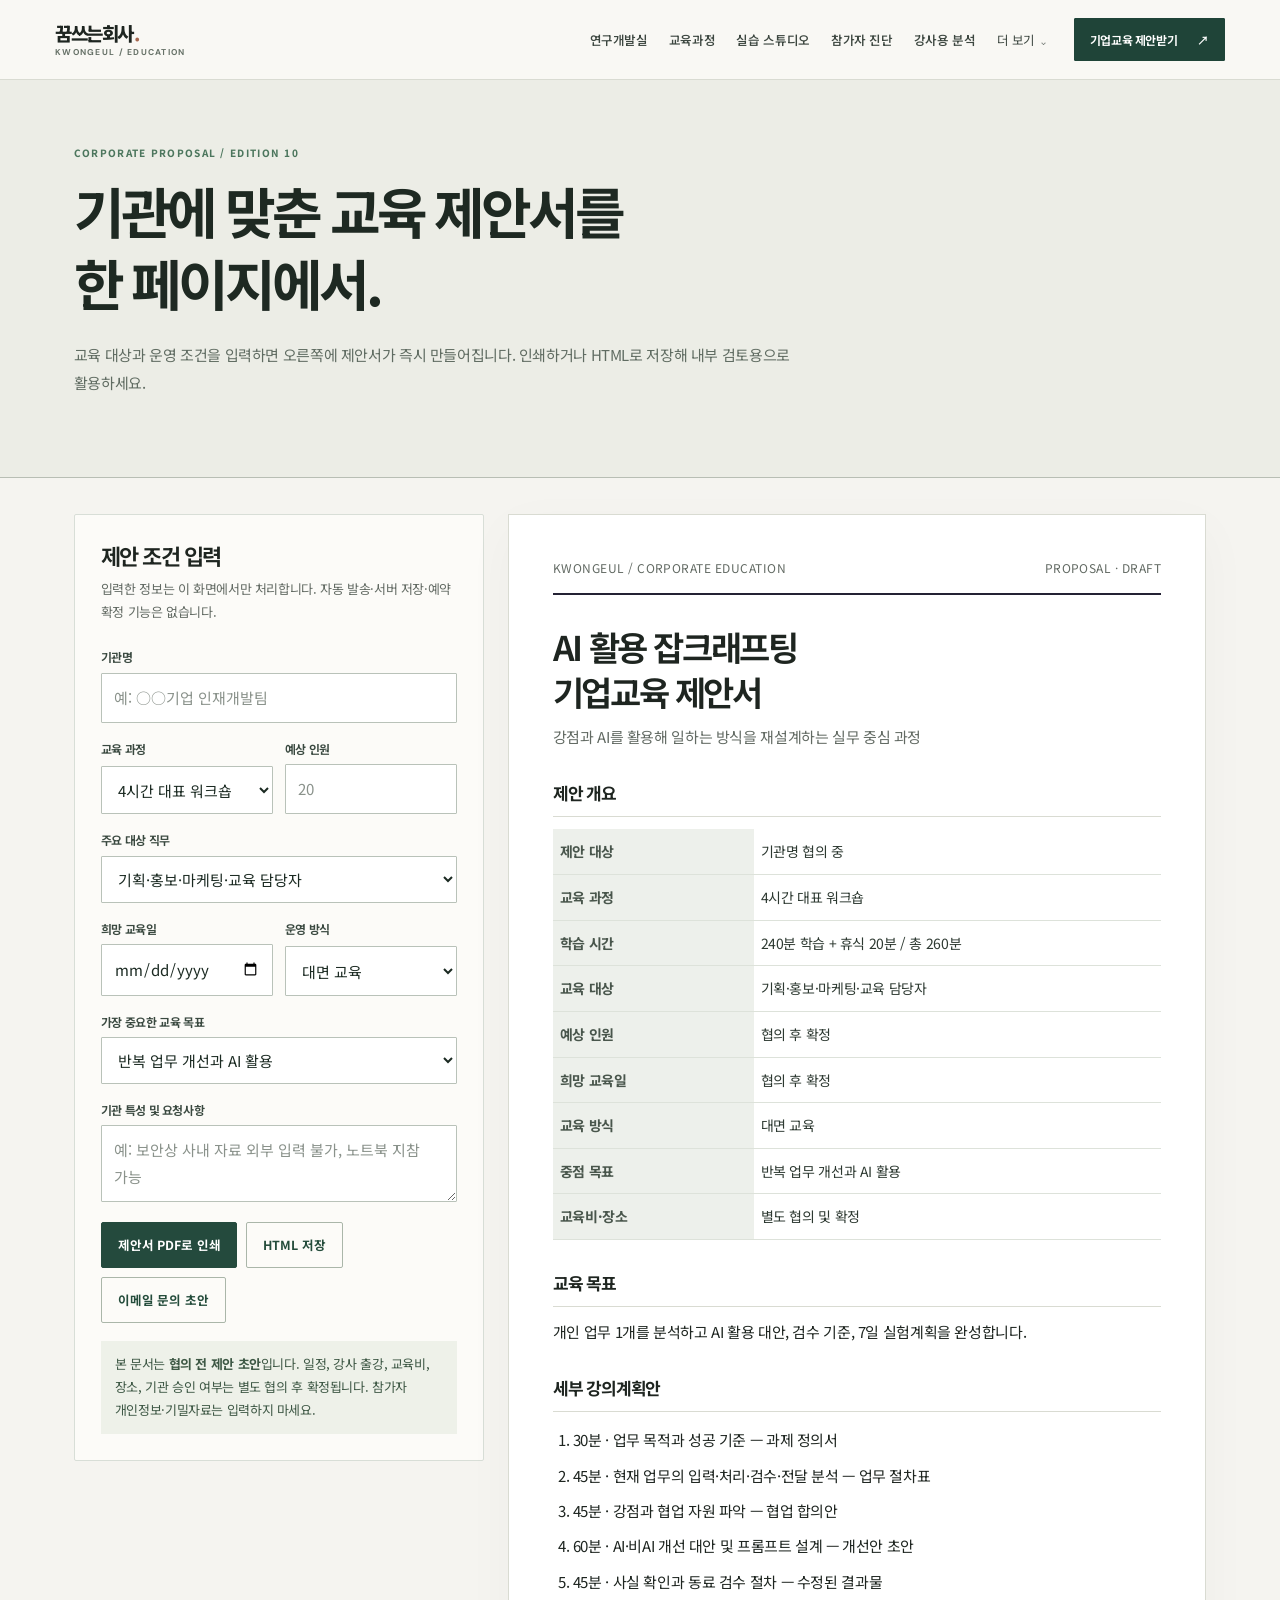
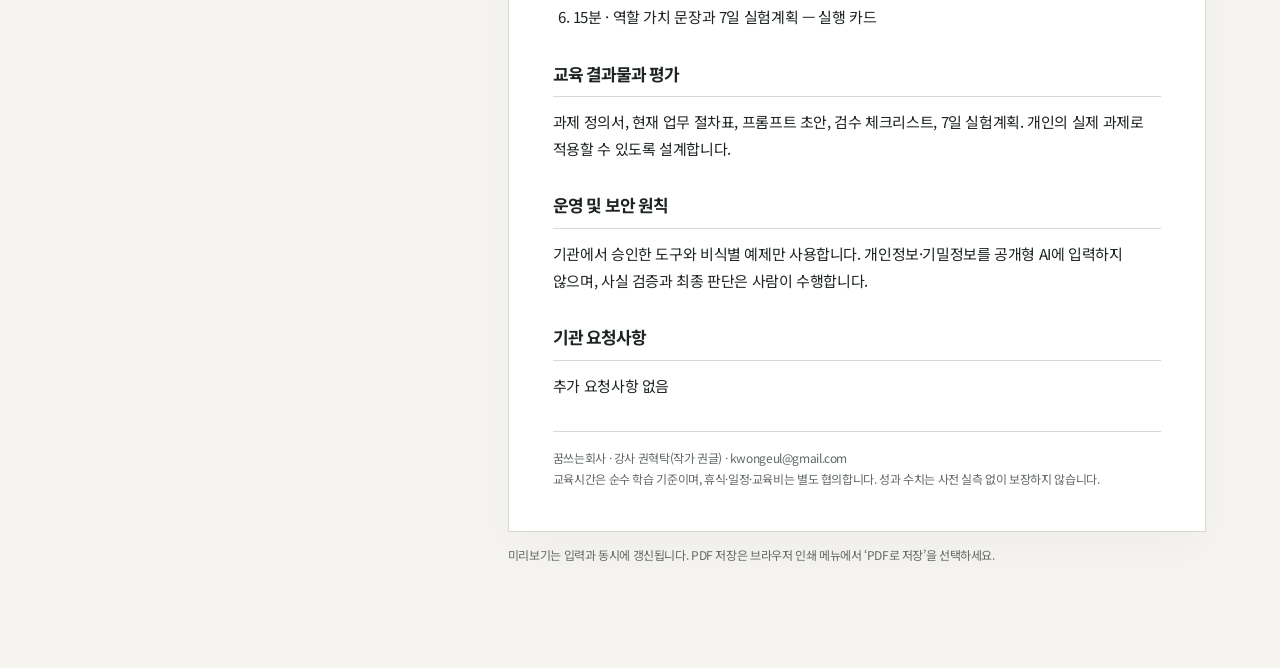
<file: proposal.html>
<!DOCTYPE html>
<html lang="ko"><head><meta charset="utf-8"/><meta content="width=device-width,initial-scale=1" name="viewport"/><title>기업 맞춤 교육 제안서 | 꿈쓰는회사 × 권글</title><meta content="AI 잡크래프팅 기업교육 맞춤 제안서 생성. 과정별 커리큘럼과 운영 조건을 검토하세요." name="description"/><style>
:root{--ink:#191c27;--muted:#667083;--purple:#6b55bb;--line:#e3e3e8;--bg:#f7f7f5}*{box-sizing:border-box}body{margin:0;background:var(--bg);color:var(--ink);font-family:system-ui,-apple-system,'Malgun Gothic',sans-serif;line-height:1.65}a{color:inherit}header{background:#181b25;color:white}header .wrap{display:flex;align-items:center;justify-content:space-between;gap:20px;min-height:74px}header a{text-decoration:none}nav{display:flex;gap:22px;font-size:14px;flex-wrap:wrap}.wrap{max-width:1160px;margin:auto;padding:0 24px}.hero{padding:75px 0 55px;background:#fff;border-bottom:1px solid var(--line)}.eyebrow{font-size:12px;letter-spacing:.18em;color:var(--purple);font-weight:800}.hero h1{font-size:clamp(34px,5vw,62px);letter-spacing:-.055em;line-height:1.18;margin:15px 0 20px}.lead{font-size:18px;color:var(--muted);max-width:780px}.layout{display:grid;grid-template-columns:410px minmax(0,1fr);gap:24px;padding-top:36px;padding-bottom:90px;align-items:start}.panel{background:#fff;border:1px solid var(--line);border-radius:18px;padding:26px}.panel h2{margin:0 0 8px;font-size:23px}.help{color:var(--muted);font-size:13px;margin:0 0 23px}.fields{display:grid;gap:15px}.field{display:grid;gap:5px}.field label{font-size:13px;font-weight:750}.field input,.field select,.field textarea{width:100%;border:1px solid #d4d5dc;border-radius:9px;padding:11px 12px;font:inherit;background:#fff;color:var(--ink)}.field textarea{min-height:84px;resize:vertical}.cols{display:grid;grid-template-columns:1fr 1fr;gap:12px}.buttons{display:flex;gap:9px;flex-wrap:wrap;margin-top:20px}.btn{border:1px solid #c9cbd2;background:#fff;padding:11px 16px;border-radius:9px;font:inherit;font-weight:750;cursor:pointer;text-decoration:none;font-size:14px}.btn.primary{background:#242234;color:#fff;border-color:#242234}.btn:focus-visible,a:focus-visible{outline:3px solid #9985e0;outline-offset:2px}.notice{background:#f2effb;padding:12px 14px;border-radius:10px;color:#4d426f;font-size:13px;margin-top:18px}.preview{min-width:0}.paper{background:#fff;border:1px solid var(--line);padding:42px 44px;box-shadow:0 15px 50px #22222208;min-height:740px}.paper .topline{display:flex;justify-content:space-between;gap:10px;color:var(--muted);font-size:12px;letter-spacing:.04em;border-bottom:2px solid #242234;padding-bottom:15px}.paper h2{font-size:34px;line-height:1.25;letter-spacing:-.04em;margin:30px 0 10px}.paper .sub{font-size:15px;color:var(--muted);margin-bottom:28px}.paper h3{font-size:17px;border-bottom:1px solid var(--line);padding-bottom:8px;margin:28px 0 12px}.paper p{margin:9px 0}.paper table{width:100%;border-collapse:collapse;font-size:14px}.paper th,.paper td{text-align:left;vertical-align:top;border-bottom:1px solid var(--line);padding:10px 7px}.paper th{width:33%;color:#5a6270;font-weight:600}.paper .foot{border-top:1px solid var(--line);padding-top:15px;margin-top:32px;color:var(--muted);font-size:12px}.steps{padding-left:20px}.steps li{margin:9px 0}.small{font-size:12px;color:var(--muted)}.sr{position:absolute;width:1px;height:1px;overflow:hidden;clip:rect(0,0,0,0)}@media(max-width:900px){.layout{grid-template-columns:1fr}.paper{padding:26px}.hero{padding:45px 0 35px}}@media(max-width:520px){nav{gap:9px;font-size:12px}.cols{grid-template-columns:1fr}.paper h2{font-size:27px}.panel{padding:20px}.wrap{padding-left:16px;padding-right:16px}}@media print{header,.hero,.editor,.buttons,.notice{display:none!important}body{background:#fff}.layout{display:block;padding:0}.wrap{max-width:none;padding:0}.paper{border:0;box-shadow:none;padding:10mm 12mm;min-height:0}.paper h3{break-after:avoid}.paper table,.paper .steps{break-inside:avoid}@page{size:A4;margin:12mm}}
</style><link href="assets/v10.css" rel="stylesheet"/></head><body class="v10 v10-proposal"><header class="v10-header" id="site-header"><div class="v10-header-in"><a aria-label="꿈쓰는회사 교육 홈페이지" class="v10-logo" href="index.html"><span class="v10-wordmark">꿈쓰는회사<span class="v10-logo-dot">.</span></span><span class="v10-logo-sub">KWONGEUL / EDUCATION</span></a><nav aria-label="주요 메뉴" class="v10-nav"><a href="lab.html">연구개발실</a><a href="curriculum.html">교육과정</a><a href="practice.html">실습 스튜디오</a><a href="checkin.html">참가자 진단</a><a href="dashboard.html">강사용 분석</a><details class="v10-more"><summary>더 보기</summary><div class="v10-more-menu"><a href="proposal.html">맞춤 제안서</a><a href="research.html">연구 근거</a><a href="sources.html">근거 자료은행</a><a href="protocol.html">파일럿 설계</a><a href="index.html#downloads">자료실</a></div></details></nav><a class="v10-header-cta" href="proposal.html">기업교육 제안받기 <span aria-hidden="true">↗</span></a><button aria-controls="v10-mobile-menu" aria-expanded="false" class="v10-menu-toggle" id="v10-menu-toggle" type="button">메뉴 <span aria-hidden="true">☰</span></button></div><nav aria-label="모바일 메뉴" class="v10-mobile-menu" hidden="" id="v10-mobile-menu"><a href="lab.html">연구개발실</a><a href="sources.html">근거 자료은행</a><a href="protocol.html">파일럿 설계서</a><a href="index.html">소개</a><a href="curriculum.html">교육과정</a><a href="practice.html">실습 스튜디오</a><a href="checkin.html">참가자 진단</a><a href="dashboard.html">강사용 분석</a><a aria-current="page" href="proposal.html">제안서</a><a href="research.html">연구 근거</a><a href="sources.html">근거 자료은행</a><a href="protocol.html">파일럿 설계</a><a href="index.html#downloads">자료실</a></nav></header><section class="hero"><div class="wrap"><div class="eyebrow">CORPORATE PROPOSAL / EDITION 10</div><h1>기관에 맞춘 교육 제안서를<br/>한 페이지에서.</h1><p class="lead">교육 대상과 운영 조건을 입력하면 오른쪽에 제안서가 즉시 만들어집니다. 인쇄하거나 HTML로 저장해 내부 검토용으로 활용하세요.</p></div></section><main class="wrap layout"><section class="panel editor"><h2>제안 조건 입력</h2><p class="help">입력한 정보는 이 화면에서만 처리합니다. 자동 발송·서버 저장·예약 확정 기능은 없습니다.</p><form class="fields" id="form"><div class="field"><label for="org">기관명</label><input id="org" maxlength="90" placeholder="예: ○○기업 인재개발팀"/></div><div class="cols"><div class="field"><label for="course">교육 과정</label><select id="course"><option value="4">4시간 대표 워크숍</option><option value="2">2시간 특강</option><option value="8">8시간 실습</option><option value="16">16시간 현업 적용</option></select></div><div class="field"><label for="people">예상 인원</label><input id="people" max="500" min="1" placeholder="20" type="number"/></div></div><div class="field"><label for="audience">주요 대상 직무</label><select id="audience"><option>기획·홍보·마케팅·교육 담당자</option><option>기업 실무자 전반</option><option>팀 리더·관리자</option><option>전문가·1인 사업자</option><option>기타 (요청사항에 기재)</option></select></div><div class="cols"><div class="field"><label for="date">희망 교육일</label><input id="date" type="date"/></div><div class="field"><label for="mode">운영 방식</label><select id="mode"><option>대면 교육</option><option>온라인 교육 (협의)</option><option>혼합형 (협의)</option></select></div></div><div class="field"><label for="goal">가장 중요한 교육 목표</label><select id="goal"><option>반복 업무 개선과 AI 활용</option><option>강점 기반 역할·업무 재설계</option><option>협업·검수 절차 개선</option><option>현업 적용과 후속 점검</option></select></div><div class="field"><label for="notes">기관 특성 및 요청사항</label><textarea id="notes" maxlength="700" placeholder="예: 보안상 사내 자료 외부 입력 불가, 노트북 지참 가능"></textarea></div></form><div class="buttons"><button class="btn primary" id="print" type="button">제안서 PDF로 인쇄</button><button class="btn" id="download" type="button">HTML 저장</button><button class="btn" id="mail" type="button">이메일 문의 초안</button></div><div class="notice">본 문서는 <strong>협의 전 제안 초안</strong>입니다. 일정, 강사 출강, 교육비, 장소, 기관 승인 여부는 별도 협의 후 확정됩니다. 참가자 개인정보·기밀자료는 입력하지 마세요.</div></section><section aria-label="제안서 미리보기" class="preview"><article class="paper" id="paper"><div class="topline"><span>KWONGEUL / CORPORATE EDUCATION</span><span>PROPOSAL · DRAFT</span></div><h2>AI 활용 잡크래프팅<br/>기업교육 제안서</h2><p class="sub">강점과 AI를 활용해 일하는 방식을 재설계하는 실무 중심 과정</p><h3>제안 개요</h3><table><tbody id="summary"></tbody></table><h3>교육 목표</h3><p id="objective"></p><h3>세부 강의계획안</h3><ol class="steps" id="schedule"></ol><h3>교육 결과물과 평가</h3><p id="outcome"></p><h3>운영 및 보안 원칙</h3><p id="policy"></p><h3>기관 요청사항</h3><p id="extra"></p><div class="foot">꿈쓰는회사 · 강사 권혁탁(작가 권글) · kwongeul@gmail.com<br/>교육시간은 순수 학습 기준이며, 휴식·일정·교육비는 별도 협의합니다. 성과 수치는 사전 실측 없이 보장하지 않습니다.</div></article><p class="small">미리보기는 입력과 동시에 갱신됩니다. PDF 저장은 브라우저 인쇄 메뉴에서 ‘PDF로 저장’을 선택하세요.</p></section></main><script>
'use strict';
const plans={
'2':{name:'2시간 특강',time:'120분 학습 / 휴식 별도 협의',objective:'잡크래프팅의 과업·관계·관점 세 영역을 이해하고, 개선할 업무 1개와 첫 행동을 정합니다.',steps:['25분 · 잡크래프팅 개념과 업무 가치 이해 — 개선 업무 후보 선정','45분 · 반복·대기·재작업 분석 — 업무 문제 기록','30분 · AI 보조와 직접 판단의 경계 설계 — 개선 대안 초안','20분 · 7일 실행 카드 작성 및 공유 — 실행일·점검 기준 확정'],outcome:'업무 개선 과제 1개, 대안 초안, 7일 실행 카드. 교육 종료 시 작성 여부를 확인하며 생산성 향상 자체를 보장하지 않습니다.'},
'4':{name:'4시간 대표 워크숍',time:'240분 학습 + 휴식 20분 / 총 260분',objective:'개인 업무 1개를 분석하고 AI 활용 대안, 검수 기준, 7일 실험계획을 완성합니다.',steps:['30분 · 업무 목적과 성공 기준 — 과제 정의서','45분 · 현재 업무의 입력·처리·검수·전달 분석 — 업무 절차표','45분 · 강점과 협업 자원 파악 — 협업 합의안','60분 · AI·비AI 개선 대안 및 프롬프트 설계 — 개선안 초안','45분 · 사실 확인과 동료 검수 절차 — 수정된 결과물','15분 · 역할 가치 문장과 7일 실험계획 — 실행 카드'],outcome:'과제 정의서, 현재 업무 절차표, 프롬프트 초안, 검수 체크리스트, 7일 실험계획. 개인의 실제 과제로 적용할 수 있도록 설계합니다.'},
'8':{name:'8시간 실습',time:'480분 학습 / 4시간 × 2회 권장 (휴식 별도)',objective:'대표 업무를 반복 실습하고 기존 방식과 개선 방식의 시간·품질·검수 부담을 비교합니다.',steps:['1회차 240분 · 문제 정의, 업무 분해, 강점·관계 분석, AI·비AI 개선안 설계','2회차 240분 · 시제품 제작, 검수·수정, 기존 방식과 비교, 현업 적용 계획 수립'],outcome:'업무 시제품, 비교 기록표, 품질·검수 기준, 현업 적용 계획. 동일 난이도 과제로 비교하도록 안내합니다.'},
'16':{name:'16시간 현업 적용',time:'960분 학습 / 4시간 × 4회 권장 (회차별 휴식 별도)',objective:'현업 과제를 선정하고 개선안 제작·실험·협업 조정·정착 계획까지 연결합니다. 회차 사이 현업 적용이 가능한 분산형을 권장합니다.',steps:['1회차 240분 · 과업·관계·관점 진단 — 현 상태 기록과 목표','2회차 240분 · AI·비AI 대안 설계 및 검수 — 업무 시제품','3회차 240분 · 현업 실험 결과·실패 사례 검토 — 비교·수정 기록','4회차 240분 · 팀 협업 조정 및 정착 계획 — 최종 운영안·후속 점검'],outcome:'현 상태 기록, 업무 시제품, 비교·수정 기록, 최종 운영안. 실제 성과 확인은 회차 사이 현업 적용 및 기관 협조 여부에 따라 달라집니다.'}}
const ids=['org','course','people','audience','date','mode','goal','notes'];const $=id=>document.getElementById(id);function value(id){return $(id).value.trim()}function add(parent,tag,text){const el=document.createElement(tag);el.textContent=text;parent.appendChild(el);return el}function render(){const p=plans[value('course')];const org=value('org')||'기관명 협의 중',people=value('people');const items=[['제안 대상',org],['교육 과정',p.name],['학습 시간',p.time],['교육 대상',value('audience')],['예상 인원',people?people+'명':'협의 후 확정'],['희망 교육일',value('date')||'협의 후 확정'],['교육 방식',value('mode')],['중점 목표',value('goal')],['교육비·장소','별도 협의 및 확정']];$('summary').replaceChildren();for(const [k,v] of items){const tr=document.createElement('tr');add(tr,'th',k);add(tr,'td',v);$('summary').appendChild(tr)}$('objective').textContent=p.objective;$('schedule').replaceChildren();for(const s of p.steps)add($('schedule'),'li',s);$('outcome').textContent=p.outcome;$('policy').textContent='기관에서 승인한 도구와 비식별 예제만 사용합니다. 개인정보·기밀정보를 공개형 AI에 입력하지 않으며, 사실 검증과 최종 판단은 사람이 수행합니다.';$('extra').textContent=value('notes')||'추가 요청사항 없음';}
$('form').addEventListener('input',render);$('form').addEventListener('change',render);$('print').addEventListener('click',()=>window.print());$('download').addEventListener('click',()=>{const styles=document.querySelector('style').textContent;const doc='<!doctype html><html lang="ko"><head><meta charset="utf-8"><title>AI 잡크래프팅 기업교육 제안서</title><style>'+styles+'</style></head><body><main class="wrap layout" style="display:block"><section class="preview">'+$('paper').outerHTML+'</section></main></body></html>';const url=URL.createObjectURL(new Blob([doc],{type:'text/html;charset=utf-8'}));const a=document.createElement('a');a.href=url;a.download='JobCrafting_Custom_Proposal.html';a.click();setTimeout(()=>URL.revokeObjectURL(url),1000)});$('mail').addEventListener('click',()=>{const p=plans[value('course')];const lines=['안녕하세요. AI 활용 잡크래프팅 기업교육을 문의드립니다.','기관: '+(value('org')||'미정'),'과정: '+p.name,'인원: '+(value('people')||'미정'),'대상: '+value('audience'),'희망일: '+(value('date')||'미정'),'운영: '+value('mode'),'교육 목표: '+value('goal'),'요청사항: '+(value('notes')||'없음'),'일정과 교육비, 운영 조건을 안내 부탁드립니다.'];location.href='mailto:kwongeul@gmail.com?subject='+encodeURIComponent('AI 잡크래프팅 기업교육 문의')+'&body='+encodeURIComponent(lines.join('\n'))});const q=new URLSearchParams(location.search);if(plans[q.get('course')])$('course').value=q.get('course');render();
</script><script defer="" src="assets/v10.js"></script></body></html>
</file>
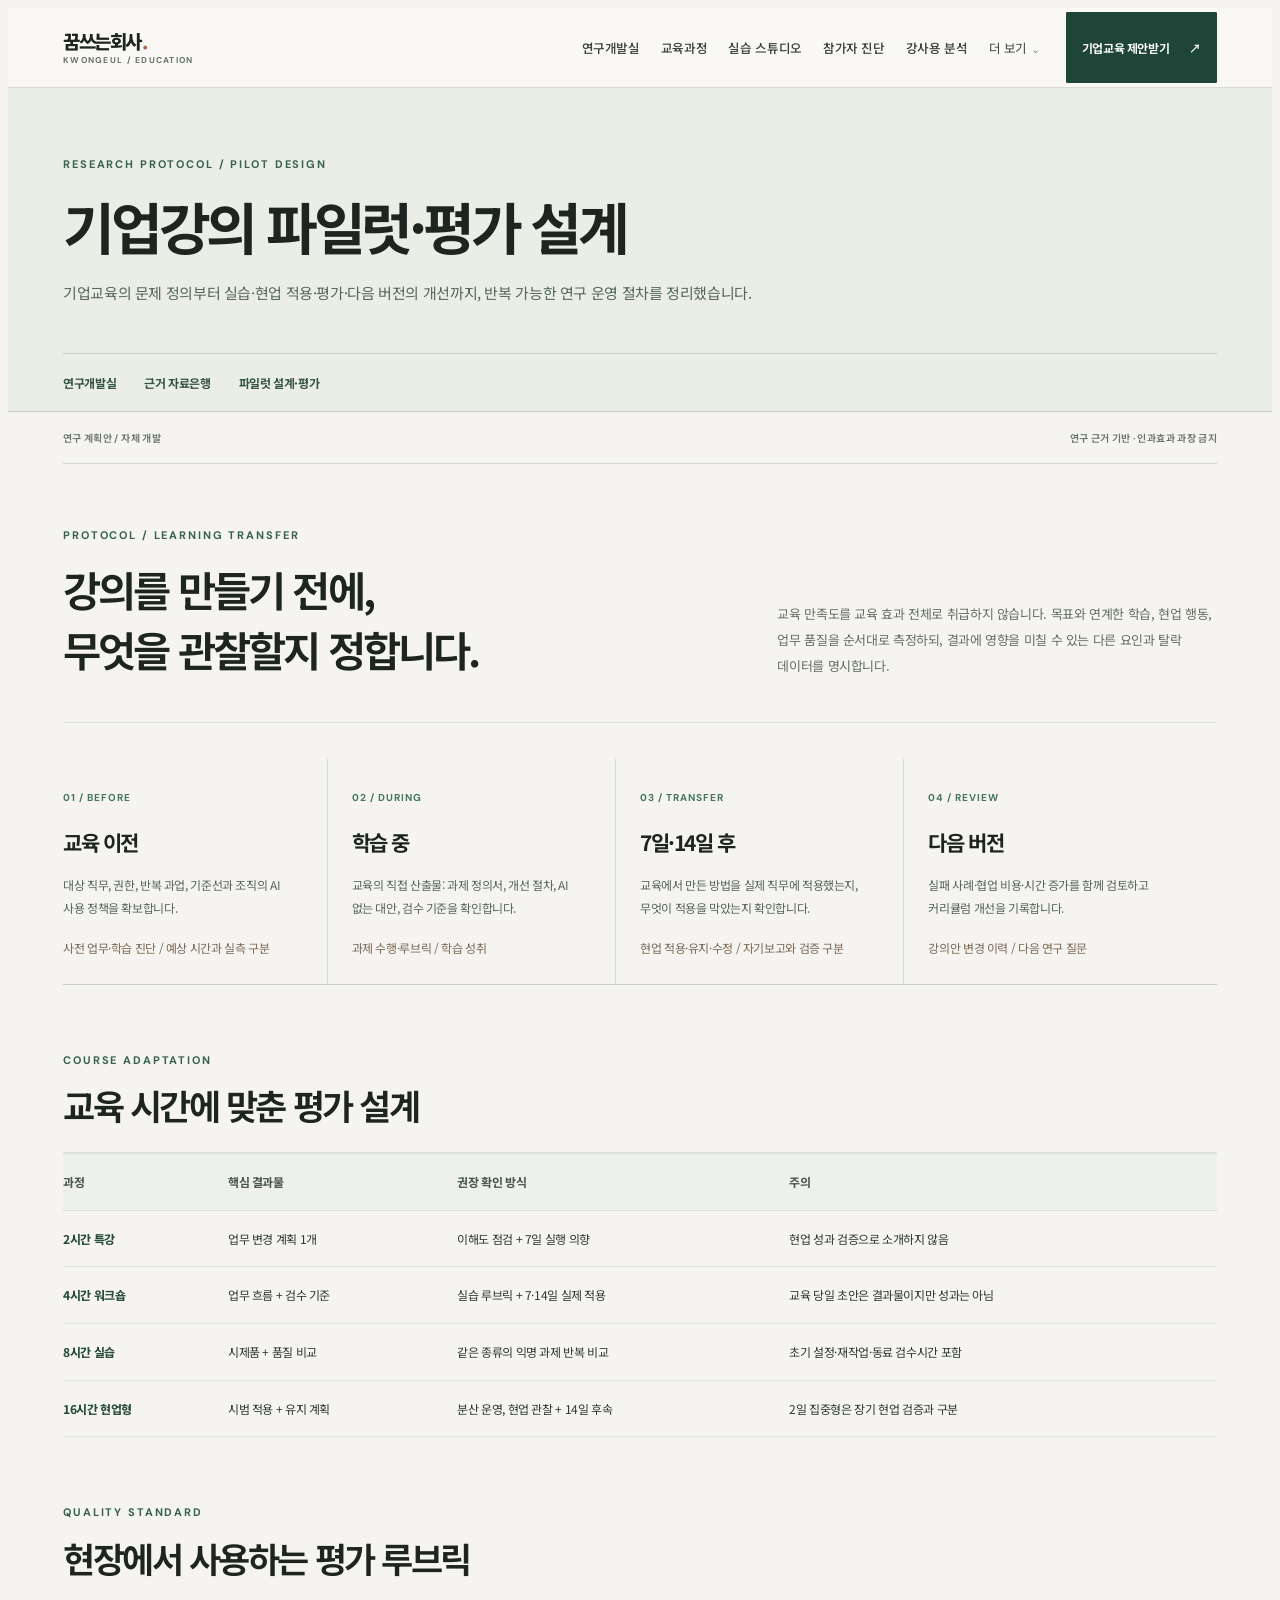
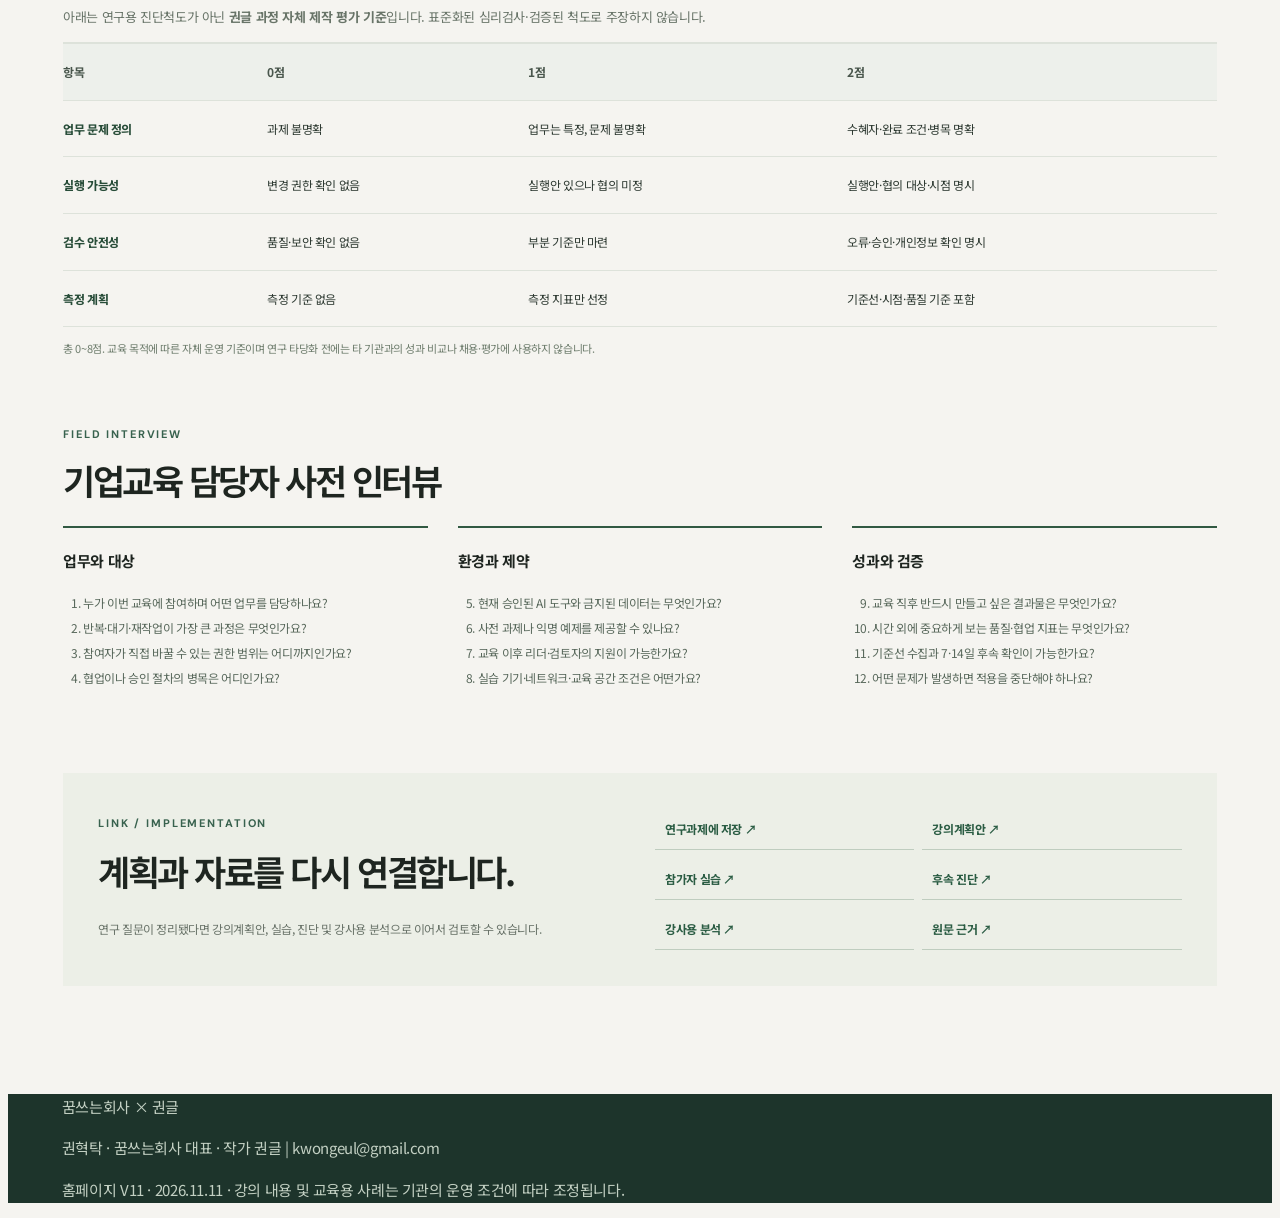
<file: protocol.html>
<!doctype html><html lang="ko"><head><meta charset="utf-8"><meta name="viewport" content="width=device-width,initial-scale=1"><meta name="theme-color" content="#F5F4F0"><meta name="description" content="꿈쓰는회사 교육 연구개발실: 연구 출처, 강의가설, 현장 사례, 파일럿과 개선 이력을 축적합니다."><title>기업강의 파일럿·평가 설계 | 꿈쓰는회사 × 권글</title><link rel="stylesheet" href="assets/v10.css"><link rel="stylesheet" href="assets/research-v11.css"></head><body class="v10 rd-body"><header class="v10-header" id="site-header"><div class="v10-header-in"><a aria-label="꿈쓰는회사 교육 홈페이지" class="v10-logo" href="index.html"><span class="v10-wordmark">꿈쓰는회사<span class="v10-logo-dot">.</span></span><span class="v10-logo-sub">KWONGEUL / EDUCATION</span></a><nav aria-label="주요 메뉴" class="v10-nav"><a href="lab.html">연구개발실</a><a href="curriculum.html">교육과정</a><a href="practice.html">실습 스튜디오</a><a href="checkin.html">참가자 진단</a><a href="dashboard.html">강사용 분석</a><details class="v10-more"><summary>더 보기</summary><div class="v10-more-menu"><a href="proposal.html">맞춤 제안서</a><a href="research.html">연구 근거</a><a href="sources.html">근거 자료은행</a><a href="protocol.html">파일럿 설계</a><a href="index.html#downloads">자료실</a></div></details></nav><a class="v10-header-cta" href="proposal.html">기업교육 제안받기 <span aria-hidden="true">↗</span></a><button aria-controls="v10-mobile-menu" aria-expanded="false" class="v10-menu-toggle" id="v10-menu-toggle" type="button">메뉴 <span aria-hidden="true">☰</span></button></div><nav aria-label="모바일 메뉴" class="v10-mobile-menu" hidden="" id="v10-mobile-menu"><a href="lab.html">연구개발실</a><a href="sources.html">근거 자료은행</a><a href="protocol.html" aria-current="page">파일럿 설계서</a><a aria-current="page" href="index.html">소개</a><a href="curriculum.html">교육과정</a><a href="practice.html">실습 스튜디오</a><a href="checkin.html">참가자 진단</a><a href="dashboard.html">강사용 분석</a><a href="proposal.html">제안서</a><a href="research.html">연구 근거</a><a href="sources.html">근거 자료은행</a><a href="protocol.html">파일럿 설계</a><a href="index.html#downloads">자료실</a></nav></header><main id="main-content"><section class="rd-hero"><div class="v10-max"><div class="rd-eyebrow">RESEARCH PROTOCOL / PILOT DESIGN</div><h1>기업강의 파일럿·평가 설계</h1><p>기업교육의 문제 정의부터 실습·현업 적용·평가·다음 버전의 개선까지, 반복 가능한 연구 운영 절차를 정리했습니다.</p><div class="rd-top-links"><a href="lab.html">연구개발실</a><a href="sources.html">근거 자료은행</a><a href="protocol.html">파일럿 설계·평가</a></div></div></section><div class="v10-max rd-shell"><div class="rd-intro-bar"><span>연구 계획안 / 자체 개발</span><span>연구 근거 기반 · 인과효과 과장 금지</span></div><div class="rd-protocol-intro"><div><span class="rd-eyebrow">PROTOCOL / LEARNING TRANSFER</span><h2>강의를 만들기 전에,<br>무엇을 관찰할지 정합니다.</h2></div><p>교육 만족도를 교육 효과 전체로 취급하지 않습니다. 목표와 연계한 학습, 현업 행동, 업무 품질을 순서대로 측정하되, 결과에 영향을 미칠 수 있는 다른 요인과 탈락 데이터를 명시합니다.</p></div><div class="rd-protocol-grid"><article><span>01 / BEFORE</span><h3>교육 이전</h3><p>대상 직무, 권한, 반복 과업, 기준선과 조직의 AI 사용 정책을 확보합니다.</p><small>사전 업무·학습 진단 / 예상 시간과 실측 구분</small></article><article><span>02 / DURING</span><h3>학습 중</h3><p>교육의 직접 산출물: 과제 정의서, 개선 절차, AI 없는 대안, 검수 기준을 확인합니다.</p><small>과제 수행·루브릭 / 학습 성취</small></article><article><span>03 / TRANSFER</span><h3>7일·14일 후</h3><p>교육에서 만든 방법을 실제 직무에 적용했는지, 무엇이 적용을 막았는지 확인합니다.</p><small>현업 적용·유지·수정 / 자기보고와 검증 구분</small></article><article><span>04 / REVIEW</span><h3>다음 버전</h3><p>실패 사례·협업 비용·시간 증가를 함께 검토하고 커리큘럼 개선을 기록합니다.</p><small>강의안 변경 이력 / 다음 연구 질문</small></article></div><section class="rd-protocol-section"><div class="rd-eyebrow">COURSE ADAPTATION</div><h2>교육 시간에 맞춘 평가 설계</h2><div class="rd-table-wrap"><table class="rd-protocol-table"><thead><tr><th>과정</th><th>핵심 결과물</th><th>권장 확인 방식</th><th>주의</th></tr></thead><tbody><tr><td>2시간 특강</td><td>업무 변경 계획 1개</td><td>이해도 점검 + 7일 실행 의향</td><td>현업 성과 검증으로 소개하지 않음</td></tr><tr><td>4시간 워크숍</td><td>업무 흐름 + 검수 기준</td><td>실습 루브릭 + 7·14일 실제 적용</td><td>교육 당일 초안은 결과물이지만 성과는 아님</td></tr><tr><td>8시간 실습</td><td>시제품 + 품질 비교</td><td>같은 종류의 익명 과제 반복 비교</td><td>초기 설정·재작업·동료 검수시간 포함</td></tr><tr><td>16시간 현업형</td><td>시범 적용 + 유지 계획</td><td>분산 운영, 현업 관찰 + 14일 후속</td><td>2일 집중형은 장기 현업 검증과 구분</td></tr></tbody></table></div></section><section class="rd-protocol-section"><div class="rd-eyebrow">QUALITY STANDARD</div><h2>현장에서 사용하는 평가 루브릭</h2><p>아래는 연구용 진단척도가 아닌 <strong>권글 과정 자체 제작 평가 기준</strong>입니다. 표준화된 심리검사·검증된 척도로 주장하지 않습니다.</p><div class="rd-table-wrap"><table class="rd-protocol-table"><thead><tr><th>항목</th><th>0점</th><th>1점</th><th>2점</th></tr></thead><tbody><tr><td>업무 문제 정의</td><td>과제 불명확</td><td>업무는 특정, 문제 불명확</td><td>수혜자·완료 조건·병목 명확</td></tr><tr><td>실행 가능성</td><td>변경 권한 확인 없음</td><td>실행안 있으나 협의 미정</td><td>실행안·협의 대상·시점 명시</td></tr><tr><td>검수 안전성</td><td>품질·보안 확인 없음</td><td>부분 기준만 마련</td><td>오류·승인·개인정보 확인 명시</td></tr><tr><td>측정 계획</td><td>측정 기준 없음</td><td>측정 지표만 선정</td><td>기준선·시점·품질 기준 포함</td></tr></tbody></table></div><p class="rd-small">총 0~8점. 교육 목적에 따른 자체 운영 기준이며 연구 타당화 전에는 타 기관과의 성과 비교나 채용·평가에 사용하지 않습니다.</p></section><section class="rd-protocol-section"><div class="rd-eyebrow">FIELD INTERVIEW</div><h2>기업교육 담당자 사전 인터뷰</h2><div class="rd-interview-grid"><div><b>업무와 대상</b><ol><li>누가 이번 교육에 참여하며 어떤 업무를 담당하나요?</li><li>반복·대기·재작업이 가장 큰 과정은 무엇인가요?</li><li>참여자가 직접 바꿀 수 있는 권한 범위는 어디까지인가요?</li><li>협업이나 승인 절차의 병목은 어디인가요?</li></ol></div><div><b>환경과 제약</b><ol start="5"><li>현재 승인된 AI 도구와 금지된 데이터는 무엇인가요?</li><li>사전 과제나 익명 예제를 제공할 수 있나요?</li><li>교육 이후 리더·검토자의 지원이 가능한가요?</li><li>실습 기기·네트워크·교육 공간 조건은 어떤가요?</li></ol></div><div><b>성과와 검증</b><ol start="9"><li>교육 직후 반드시 만들고 싶은 결과물은 무엇인가요?</li><li>시간 외에 중요하게 보는 품질·협업 지표는 무엇인가요?</li><li>기준선 수집과 7·14일 후속 확인이 가능한가요?</li><li>어떤 문제가 발생하면 적용을 중단해야 하나요?</li></ol></div></div></section><section class="rd-protocol-section rd-proposal-bridge"><div><span class="rd-eyebrow">LINK / IMPLEMENTATION</span><h2>계획과 자료를 다시 연결합니다.</h2><p>연구 질문이 정리됐다면 강의계획안, 실습, 진단 및 강사용 분석으로 이어서 검토할 수 있습니다.</p></div><div class="rd-action-grid"><a href="lab.html">연구과제에 저장 ↗</a><a href="curriculum.html">강의계획안 ↗</a><a href="practice.html">참가자 실습 ↗</a><a href="checkin.html">후속 진단 ↗</a><a href="dashboard.html">강사용 분석 ↗</a><a href="sources.html">원문 근거 ↗</a></div></section></div></main><footer class="footer"><div class="shell"><div class="brand">꿈쓰는회사 <span>×</span> 권글</div><p>권혁탁 · 꿈쓰는회사 대표 · 작가 권글 | kwongeul@gmail.com</p><p>홈페이지 V11 · 2026.11.11 · 강의 내용 및 교육용 사례는 기관의 운영 조건에 따라 조정됩니다.</p></div></footer><script id="v11-evidence-data" type="application/json">[{"id": "E01", "title": "Crafting a Job: Revisioning Employees as Active Crafters of Their Work", "who": "Wrzesniewski & Dutton", "year": "2001", "kind": "개념·원전", "domain": "잡크래프팅", "url": "https://doi.org/10.5465/amr.2001.4378011", "support": "과업·관계·인지적 경계를 개인이 조정한다는 개념의 토대", "limit": "개념 논문으로 교육 개입 효과나 생산성 향상률을 직접 입증하지 않음", "use": "3영역 개념 강의, 업무 의미 재해석 질문"}, {"id": "E02", "title": "Development and Validation of the Job Crafting Scale", "who": "Tims, Bakker & Derks", "year": "2012", "kind": "측정도구 연구", "domain": "잡크래프팅", "url": "https://doi.org/10.1016/j.jvb.2011.05.009", "support": "자원 증진·도전적 요구 증진·방해 요구 감소 등 네 가지 하위 차원을 구분", "limit": "원전의 과업·관계·인지적 3영역과 동일한 분류가 아니며 연구척도 문항의 무단 전재는 피함", "use": "자원·요구 분석, 척도 타당성 주의"}, {"id": "E03", "title": "Effectiveness of Job Crafting Interventions: A Meta-analysis and Utility Analysis", "who": "Oprea et al.", "year": "2019", "kind": "개입 메타분석", "domain": "잡크래프팅", "url": "https://doi.org/10.1080/1359432X.2019.1646728", "support": "14개 적격 연구의 통합 분석에서 일부 잡크래프팅 행동·몰입 지표의 유의한 개선", "limit": "직무성과 결과는 차원과 직군에 따라 달랐으며 모든 업종의 효과를 약속할 수 없음", "use": "효과 측정 항목·파일럿 운영 가설"}, {"id": "E04", "title": "Longitudinal Job Crafting Research: A Meta-Analysis", "who": "Silapurem, Slemp & Jarden", "year": "2024", "kind": "종단 메타분석", "domain": "잡크래프팅", "url": "https://doi.org/10.1007/s41042-024-00159-0", "support": "66개 고유 표본을 종합한 잡크래프팅 관련 선행요인·결과의 시간차 관계 검토", "limit": "상관·종단 결과를 개별 강의의 인과 효과로 단정할 수 없음", "use": "7·14일 추적과 장기 추적 설계"}, {"id": "E05", "title": "Job Crafting™ Exercise", "who": "University of Michigan / Center for Positive Organizations", "year": "공식 안내", "kind": "교육도구·기관", "domain": "교육설계", "url": "https://positiveorgs.bus.umich.edu/cpo-tool/job-crafting-exercise/", "support": "직무를 구성 요소로 보고 가치·강점·열정과 재설계안을 연결하는 시각적 워크숍 활용", "limit": "상용 도구이며 원본 워크북이나 그림·문항을 복제하지 않음", "use": "독자적인 직무 재설계 실습 설계 참고"}, {"id": "E06", "title": "Generative AI at Work", "who": "Brynjolfsson, Li & Raymond", "year": "2025", "kind": "현장 실증연구", "domain": "AI 업무", "url": "https://doi.org/10.1093/qje/qjae044", "support": "고객지원 상담원 5,172명 대상 연구에서 특정 AI 보조의 시간당 해결 건수 평균 약 15% 증가", "limit": "단일 기업·직무·도구의 연구로 교육 효과나 다른 업무의 15% 개선을 의미하지 않음", "use": "AI 보조 실험, 수준별 효과와 품질 비교"}, {"id": "E07", "title": "AI RMF: Generative AI Profile", "who": "NIST", "year": "2024", "kind": "AI 위험관리 지침", "domain": "AI 업무", "url": "https://doi.org/10.6028/NIST.AI.600-1", "support": "생성형 AI의 위험을 식별·측정·관리하기 위한 자발적 위험관리 틀", "limit": "법률 자문이나 특정 도구의 안전성 보증은 아님", "use": "개인정보·오류·인간 검수·승인 체크리스트"}, {"id": "E08", "title": "Evaluate Training: Measuring Effectiveness", "who": "CDC", "year": "2024", "kind": "교육 평가 가이드", "domain": "교육설계", "url": "https://www.cdc.gov/training-development/php/about/evaluate-training-measuring-effectiveness.html", "support": "학습 성취와 현업 전이를 구분해 측정하도록 권고", "limit": "특정 잡크래프팅 과정의 효과를 입증한 연구는 아님", "use": "교육 전·후, 7·14일·후속 측정 설계"}, {"id": "E09", "title": "The Kirkpatrick Model", "who": "Kirkpatrick / Evaluate Korea", "year": "공식 안내", "kind": "교육 평가 모델", "domain": "교육설계", "url": "https://www.kirkpatrick.co.kr/kpmodel", "support": "반응·학습·행동·결과의 네 수준 평가 구분", "limit": "수준별 측정은 인과 효과의 보증이 아니며 모델의 라이선스·표현에 주의", "use": "평가 지표 체계 및 보고서 구조"}]</script><script defer src="assets/v10.js"></script></body></html>
</file>
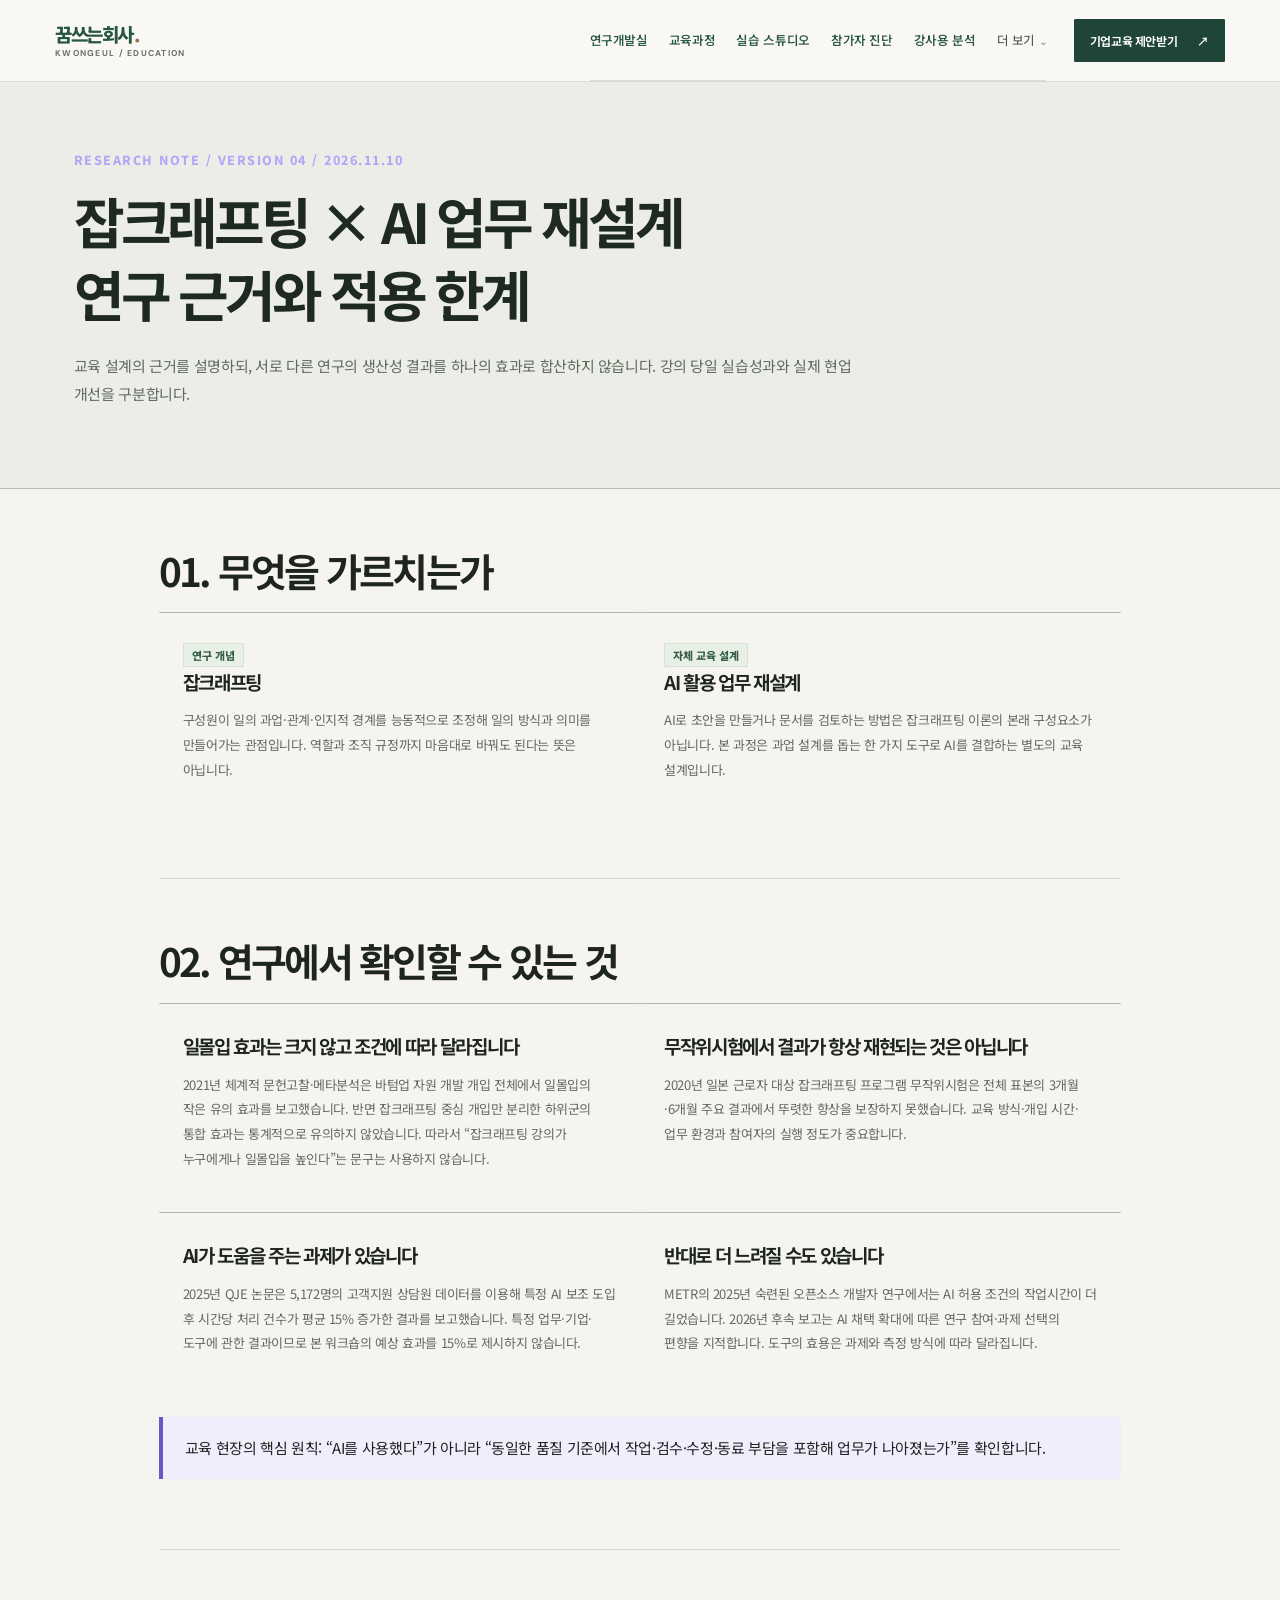
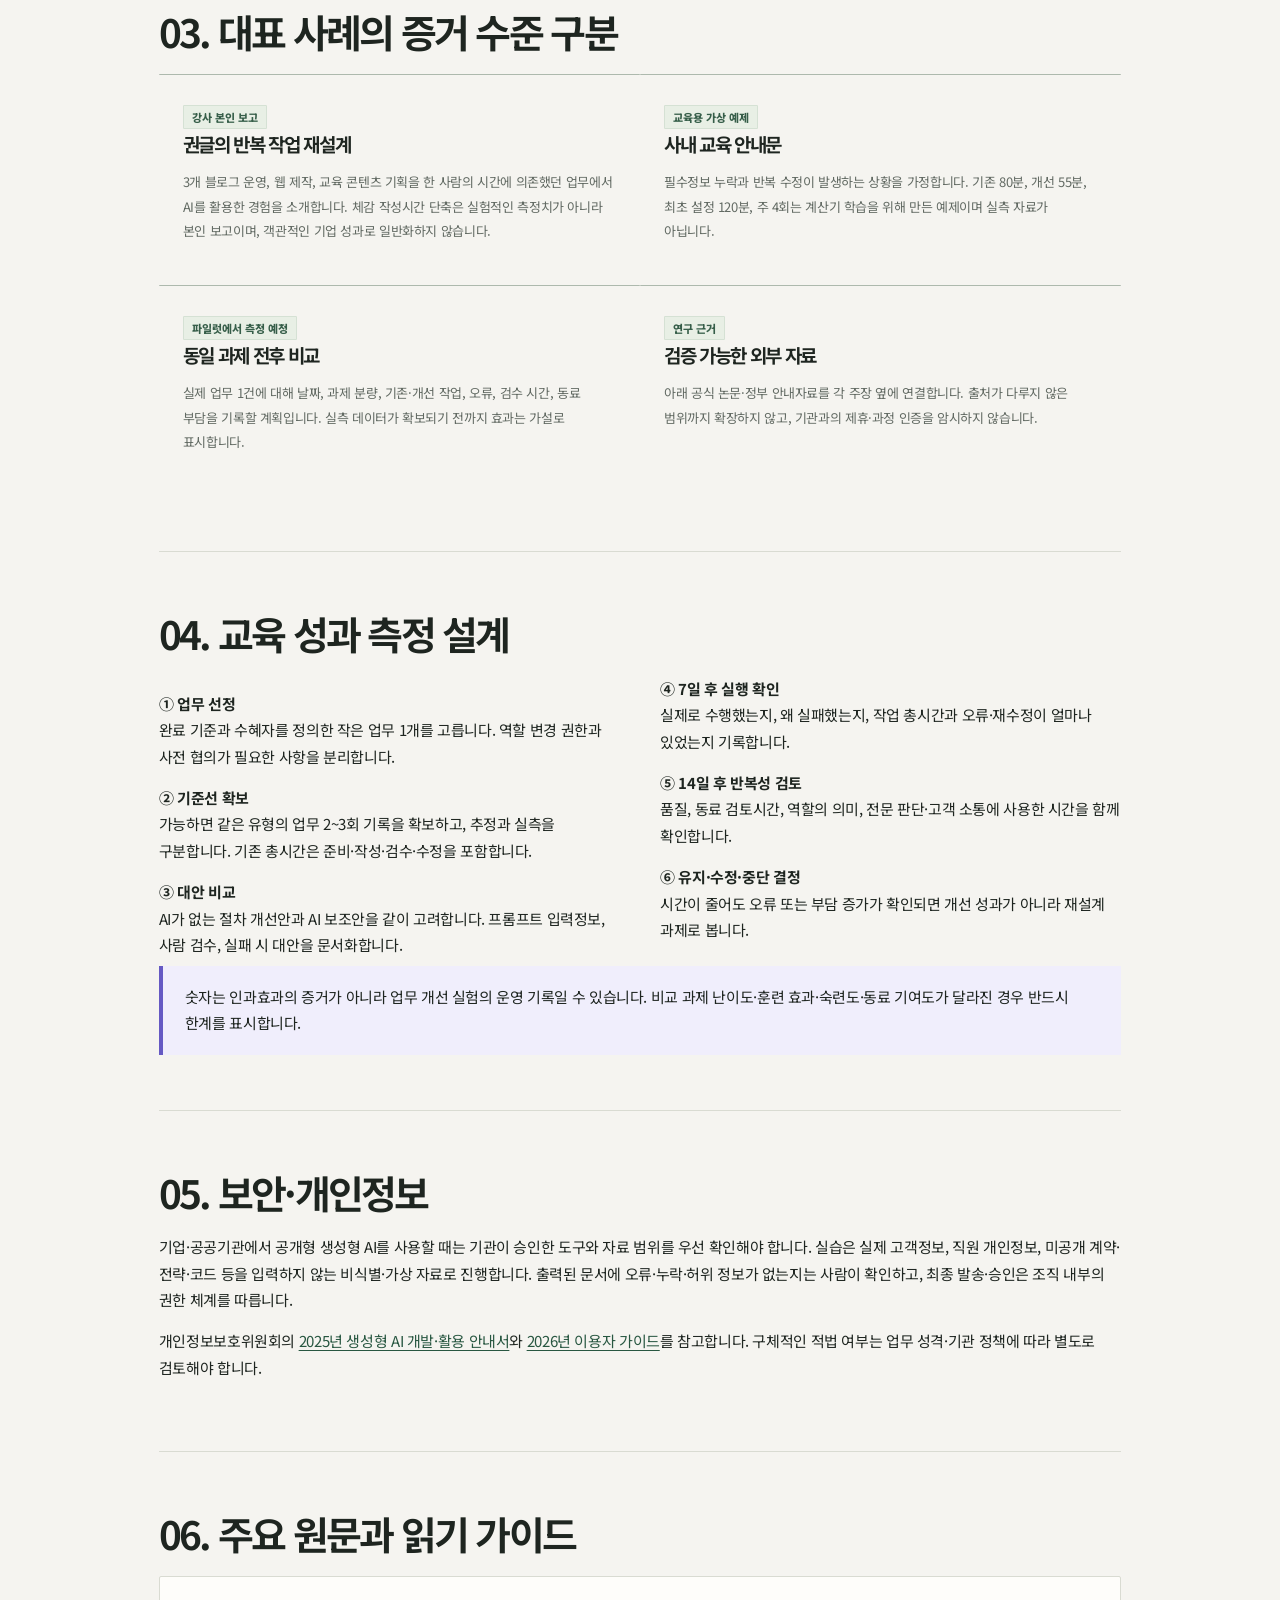
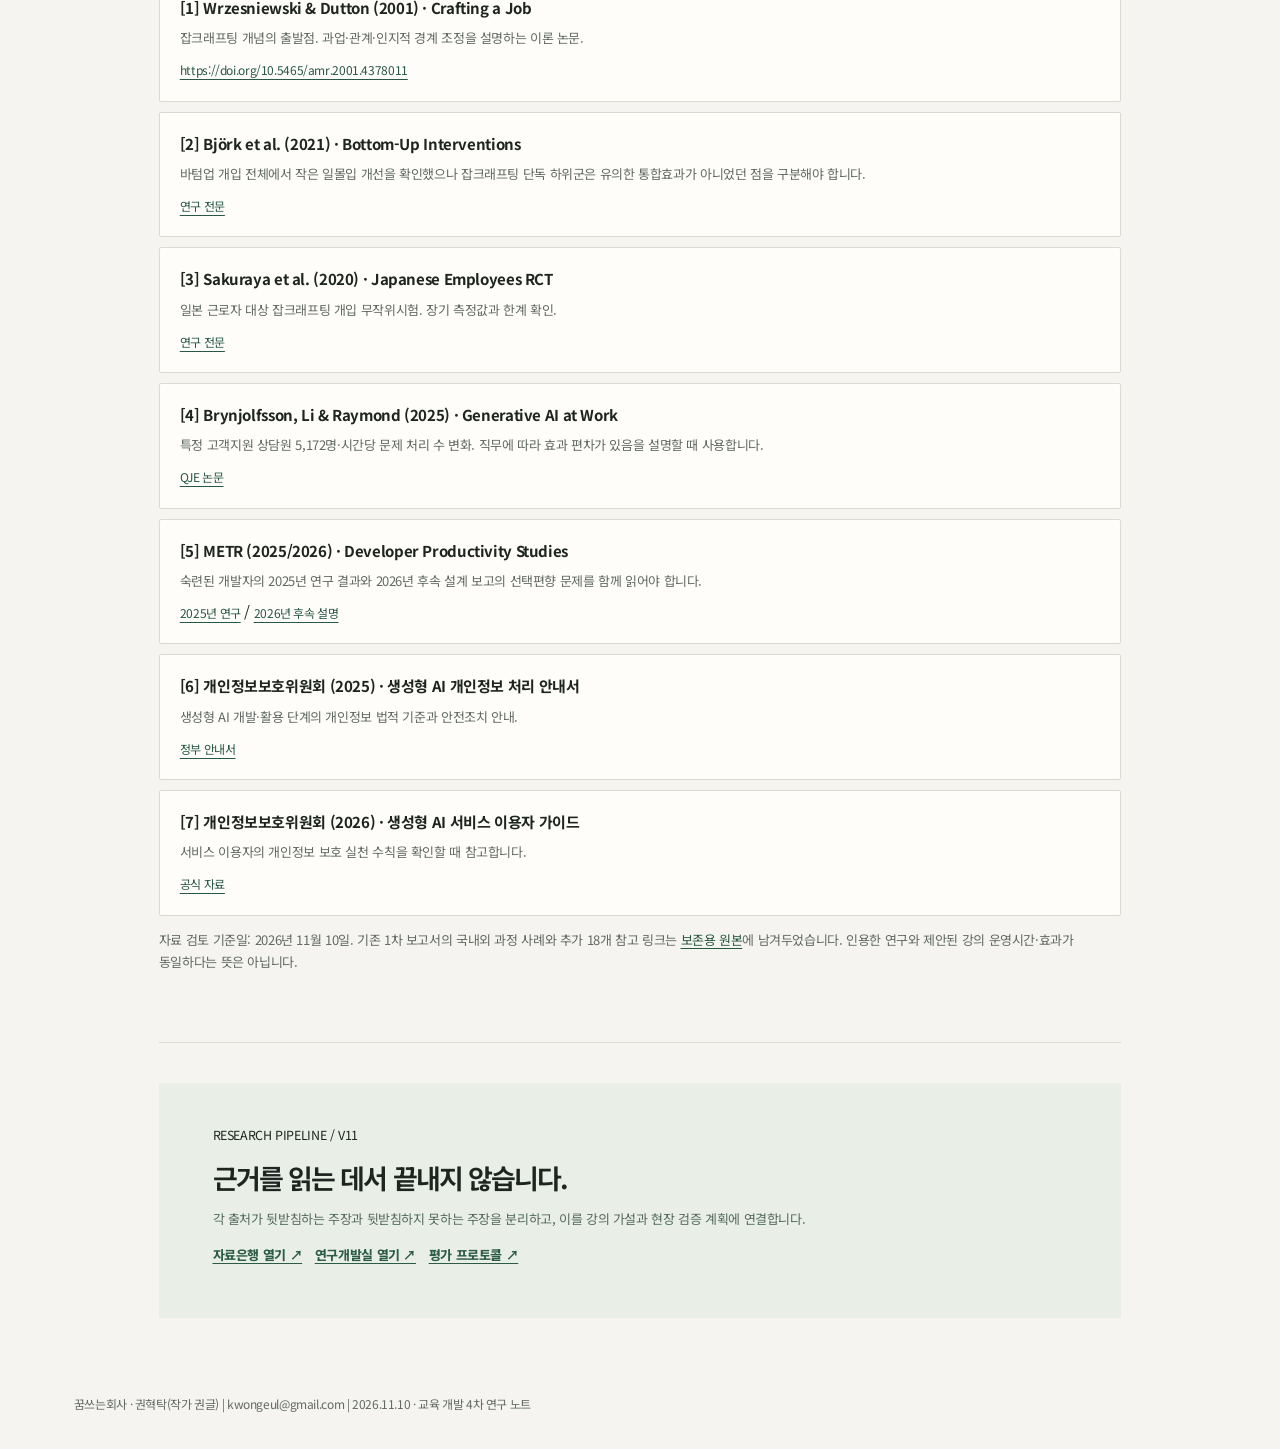
<file: research.html>
<!DOCTYPE html>
<html lang="ko"><head><meta charset="utf-8"/><meta content="width=device-width,initial-scale=1" name="viewport"/><meta content="#F3F1EA" name="theme-color"/><title>잡크래프팅 연구 근거 · 4차 검토 | 꿈쓰는회사</title><style>
:root{--text:#1c2435;--muted:#606b7c;--accent:#5b4bc4;--line:#e5e6eb}*{box-sizing:border-box}body{margin:0;background:#f8f7f4;color:var(--text);font-family:Pretendard,"Noto Sans CJK KR","Malgun Gothic",sans-serif;line-height:1.75;word-break:keep-all}.wrap{max-width:1050px;margin:auto;padding:0 25px}a{color:var(--accent);text-underline-offset:3px}nav{padding:20px 0;border-bottom:1px solid #ddd}nav a{text-decoration:none;font-weight:800}.hero{background:#171c2c;color:#fff;padding:70px 0 60px}.hero small{color:#b0a7fb;font-weight:800;letter-spacing:.12em}.hero h1{font-size:clamp(32px,4vw,49px);line-height:1.24;letter-spacing:-.06em}.hero p{color:#c6c9d6;max-width:700px}main{padding-bottom:100px}.section{padding:55px 0;border-bottom:1px solid var(--line)}.section h2{font-size:29px;letter-spacing:-.055em;margin:0 0 16px}.grid{display:grid;grid-template-columns:1fr 1fr;gap:15px}.card{background:#fff;padding:23px;border:1px solid var(--line);border-radius:9px}.card h3{margin:0 0 9px;font-size:19px}.card p,.card li{font-size:14px}.muted{color:var(--muted)}.tag{background:#ebe9fd;color:#4f45a5;padding:3px 8px;font-size:11px;font-weight:800;border-radius:4px}.source{border:1px solid var(--line);background:#fff;border-radius:7px;padding:18px 20px;margin:10px 0}.source strong{display:block}.source p{font-size:13px;color:var(--muted);margin:6px 0}.source a{font-size:12px;overflow-wrap:anywhere}.note{background:#f0eefc;border-left:4px solid #6559c3;padding:18px 22px}.cols{columns:2;column-gap:40px}.cols p{break-inside:avoid}footer{padding:35px 0;font-size:12px;color:var(--muted)}@media(max-width:680px){.grid{grid-template-columns:1fr}.cols{columns:1}.hero{padding:50px 0 42px}.section{padding:37px 0}}@media print{nav{display:none}.hero{padding:15px 0;background:white;color:#111}.hero p{color:#222}.section{break-inside:avoid}.wrap{max-width:none}}</style><link href="assets/v10.css" rel="stylesheet"/><link rel="stylesheet" href="assets/research-v11.css"></head>
<body class="v10 v10-research"><header class="v10-header" id="site-header"><div class="v10-header-in"><a aria-label="꿈쓰는회사 교육 홈페이지" class="v10-logo" href="index.html"><span class="v10-wordmark">꿈쓰는회사<span class="v10-logo-dot">.</span></span><span class="v10-logo-sub">KWONGEUL / EDUCATION</span></a><nav aria-label="주요 메뉴" class="v10-nav"><a href="lab.html">연구개발실</a><a href="curriculum.html">교육과정</a><a href="practice.html">실습 스튜디오</a><a href="checkin.html">참가자 진단</a><a href="dashboard.html">강사용 분석</a><details class="v10-more"><summary>더 보기</summary><div class="v10-more-menu"><a href="proposal.html">맞춤 제안서</a><a href="research.html">연구 근거</a><a href="sources.html">근거 자료은행</a><a href="protocol.html">파일럿 설계</a><a href="index.html#downloads">자료실</a></div></details></nav><a class="v10-header-cta" href="proposal.html">기업교육 제안받기 <span aria-hidden="true">↗</span></a><button aria-controls="v10-mobile-menu" aria-expanded="false" class="v10-menu-toggle" id="v10-menu-toggle" type="button">메뉴 <span aria-hidden="true">☰</span></button></div><nav aria-label="모바일 메뉴" class="v10-mobile-menu" hidden="" id="v10-mobile-menu"><a href="lab.html">연구개발실</a><a href="sources.html">근거 자료은행</a><a href="protocol.html">파일럿 설계서</a><a href="index.html">소개</a><a href="curriculum.html">교육과정</a><a href="practice.html">실습 스튜디오</a><a href="checkin.html">참가자 진단</a><a href="dashboard.html">강사용 분석</a><a href="proposal.html">제안서</a><a aria-current="page" href="research.html">연구 근거</a><a href="index.html#downloads">자료실</a></nav></header><header class="hero"><div class="wrap"><small>RESEARCH NOTE / VERSION 04 / 2026.11.10</small><h1>잡크래프팅 × AI 업무 재설계<br/>연구 근거와 적용 한계</h1><p>교육 설계의 근거를 설명하되, 서로 다른 연구의 생산성 결과를 하나의 효과로 합산하지 않습니다. 강의 당일 실습성과와 실제 현업 개선을 구분합니다.</p></div></header><main class="wrap">
<section class="section"><h2>01. 무엇을 가르치는가</h2><div class="grid"><article class="card"><span class="tag">연구 개념</span><h3>잡크래프팅</h3><p>구성원이 일의 과업·관계·인지적 경계를 능동적으로 조정해 일의 방식과 의미를 만들어가는 관점입니다. 역할과 조직 규정까지 마음대로 바꿔도 된다는 뜻은 아닙니다.</p></article><article class="card"><span class="tag">자체 교육 설계</span><h3>AI 활용 업무 재설계</h3><p>AI로 초안을 만들거나 문서를 검토하는 방법은 잡크래프팅 이론의 본래 구성요소가 아닙니다. 본 과정은 과업 설계를 돕는 한 가지 도구로 AI를 결합하는 별도의 교육 설계입니다.</p></article></div></section>
<section class="section"><h2>02. 연구에서 확인할 수 있는 것</h2><div class="grid"><article class="card"><h3>일몰입 효과는 크지 않고 조건에 따라 달라집니다</h3><p>2021년 체계적 문헌고찰·메타분석은 바텀업 자원 개발 개입 전체에서 일몰입의 작은 유의 효과를 보고했습니다. 반면 잡크래프팅 중심 개입만 분리한 하위군의 통합 효과는 통계적으로 유의하지 않았습니다. 따라서 “잡크래프팅 강의가 누구에게나 일몰입을 높인다”는 문구는 사용하지 않습니다.</p></article><article class="card"><h3>무작위시험에서 결과가 항상 재현되는 것은 아닙니다</h3><p>2020년 일본 근로자 대상 잡크래프팅 프로그램 무작위시험은 전체 표본의 3개월·6개월 주요 결과에서 뚜렷한 향상을 보장하지 못했습니다. 교육 방식·개입 시간·업무 환경과 참여자의 실행 정도가 중요합니다.</p></article><article class="card"><h3>AI가 도움을 주는 과제가 있습니다</h3><p>2025년 QJE 논문은 5,172명의 고객지원 상담원 데이터를 이용해 특정 AI 보조 도입 후 시간당 처리 건수가 평균 15% 증가한 결과를 보고했습니다. 특정 업무·기업·도구에 관한 결과이므로 본 워크숍의 예상 효과를 15%로 제시하지 않습니다.</p></article><article class="card"><h3>반대로 더 느려질 수도 있습니다</h3><p>METR의 2025년 숙련된 오픈소스 개발자 연구에서는 AI 허용 조건의 작업시간이 더 길었습니다. 2026년 후속 보고는 AI 채택 확대에 따른 연구 참여·과제 선택의 편향을 지적합니다. 도구의 효용은 과제와 측정 방식에 따라 달라집니다.</p></article></div><p class="note" style="margin-top:20px">교육 현장의 핵심 원칙: “AI를 사용했다”가 아니라 “동일한 품질 기준에서 작업·검수·수정·동료 부담을 포함해 업무가 나아졌는가”를 확인합니다.</p></section>
<section class="section"><h2>03. 대표 사례의 증거 수준 구분</h2><div class="grid"><article class="card"><span class="tag">강사 본인 보고</span><h3>권글의 반복 작업 재설계</h3><p>3개 블로그 운영, 웹 제작, 교육 콘텐츠 기획을 한 사람의 시간에 의존했던 업무에서 AI를 활용한 경험을 소개합니다. 체감 작성시간 단축은 실험적인 측정치가 아니라 본인 보고이며, 객관적인 기업 성과로 일반화하지 않습니다.</p></article><article class="card"><span class="tag">교육용 가상 예제</span><h3>사내 교육 안내문</h3><p>필수정보 누락과 반복 수정이 발생하는 상황을 가정합니다. 기존 80분, 개선 55분, 최초 설정 120분, 주 4회는 계산기 학습을 위해 만든 예제이며 실측 자료가 아닙니다.</p></article><article class="card"><span class="tag">파일럿에서 측정 예정</span><h3>동일 과제 전후 비교</h3><p>실제 업무 1건에 대해 날짜, 과제 분량, 기존·개선 작업, 오류, 검수 시간, 동료 부담을 기록할 계획입니다. 실측 데이터가 확보되기 전까지 효과는 가설로 표시합니다.</p></article><article class="card"><span class="tag">연구 근거</span><h3>검증 가능한 외부 자료</h3><p>아래 공식 논문·정부 안내자료를 각 주장 옆에 연결합니다. 출처가 다루지 않은 범위까지 확장하지 않고, 기관과의 제휴·과정 인증을 암시하지 않습니다.</p></article></div></section>
<section class="section"><h2>04. 교육 성과 측정 설계</h2><div class="cols"><p><strong>① 업무 선정</strong><br/>완료 기준과 수혜자를 정의한 작은 업무 1개를 고릅니다. 역할 변경 권한과 사전 협의가 필요한 사항을 분리합니다.</p><p><strong>② 기준선 확보</strong><br/>가능하면 같은 유형의 업무 2~3회 기록을 확보하고, 추정과 실측을 구분합니다. 기존 총시간은 준비·작성·검수·수정을 포함합니다.</p><p><strong>③ 대안 비교</strong><br/>AI가 없는 절차 개선안과 AI 보조안을 같이 고려합니다. 프롬프트 입력정보, 사람 검수, 실패 시 대안을 문서화합니다.</p><p><strong>④ 7일 후 실행 확인</strong><br/>실제로 수행했는지, 왜 실패했는지, 작업 총시간과 오류·재수정이 얼마나 있었는지 기록합니다.</p><p><strong>⑤ 14일 후 반복성 검토</strong><br/>품질, 동료 검토시간, 역할의 의미, 전문 판단·고객 소통에 사용한 시간을 함께 확인합니다.</p><p><strong>⑥ 유지·수정·중단 결정</strong><br/>시간이 줄어도 오류 또는 부담 증가가 확인되면 개선 성과가 아니라 재설계 과제로 봅니다.</p></div><div class="note">숫자는 인과효과의 증거가 아니라 업무 개선 실험의 운영 기록일 수 있습니다. 비교 과제 난이도·훈련 효과·숙련도·동료 기여도가 달라진 경우 반드시 한계를 표시합니다.</div></section>
<section class="section"><h2>05. 보안·개인정보</h2><p>기업·공공기관에서 공개형 생성형 AI를 사용할 때는 기관이 승인한 도구와 자료 범위를 우선 확인해야 합니다. 실습은 실제 고객정보, 직원 개인정보, 미공개 계약·전략·코드 등을 입력하지 않는 비식별·가상 자료로 진행합니다. 출력된 문서에 오류·누락·허위 정보가 없는지는 사람이 확인하고, 최종 발송·승인은 조직 내부의 권한 체계를 따릅니다.</p><p>개인정보보호위원회의 <a href="https://www.privacy.go.kr/front/bbs/bbsView.do?bbsNo=BBSMSTR_000000000049&amp;bbscttNo=20836" rel="noopener noreferrer" target="_blank">2025년 생성형 AI 개발·활용 안내서</a>와 <a href="https://pipc.go.kr/np/cop/bbs/selectBoardArticle.do?bbsId=BS074&amp;mCode=&amp;nttId=12084" rel="noopener noreferrer" target="_blank">2026년 이용자 가이드</a>를 참고합니다. 구체적인 적법 여부는 업무 성격·기관 정책에 따라 별도로 검토해야 합니다.</p></section>
<section class="section"><h2>06. 주요 원문과 읽기 가이드</h2>
<div class="source"><strong>[1] Wrzesniewski &amp; Dutton (2001) · Crafting a Job</strong><p>잡크래프팅 개념의 출발점. 과업·관계·인지적 경계 조정을 설명하는 이론 논문.</p><a href="https://doi.org/10.5465/amr.2001.4378011" rel="noopener noreferrer" target="_blank">https://doi.org/10.5465/amr.2001.4378011</a></div>
<div class="source"><strong>[2] Björk et al. (2021) · Bottom-Up Interventions</strong><p>바텀업 개입 전체에서 작은 일몰입 개선을 확인했으나 잡크래프팅 단독 하위군은 유의한 통합효과가 아니었던 점을 구분해야 합니다.</p><a href="https://www.frontiersin.org/journals/psychology/articles/10.3389/fpsyg.2021.730421/full" rel="noopener noreferrer" target="_blank">연구 전문</a></div>
<div class="source"><strong>[3] Sakuraya et al. (2020) · Japanese Employees RCT</strong><p>일본 근로자 대상 잡크래프팅 개입 무작위시험. 장기 측정값과 한계 확인.</p><a href="https://www.frontiersin.org/journals/psychology/articles/10.3389/fpsyg.2020.00235/full" rel="noopener noreferrer" target="_blank">연구 전문</a></div>
<div class="source"><strong>[4] Brynjolfsson, Li &amp; Raymond (2025) · Generative AI at Work</strong><p>특정 고객지원 상담원 5,172명·시간당 문제 처리 수 변화. 직무에 따라 효과 편차가 있음을 설명할 때 사용합니다.</p><a href="https://academic.oup.com/qje/article/140/2/889/7990658" rel="noopener noreferrer" target="_blank">QJE 논문</a></div>
<div class="source"><strong>[5] METR (2025/2026) · Developer Productivity Studies</strong><p>숙련된 개발자의 2025년 연구 결과와 2026년 후속 설계 보고의 선택편향 문제를 함께 읽어야 합니다.</p><a href="https://metr.org/blog/2025-07-10-early-2025-ai-experienced-os-dev-study/" rel="noopener noreferrer" target="_blank">2025년 연구</a> / <a href="https://metr.org/blog/2026-02-24-uplift-update/" rel="noopener noreferrer" target="_blank">2026년 후속 설명</a></div>
<div class="source"><strong>[6] 개인정보보호위원회 (2025) · 생성형 AI 개인정보 처리 안내서</strong><p>생성형 AI 개발·활용 단계의 개인정보 법적 기준과 안전조치 안내.</p><a href="https://www.privacy.go.kr/front/bbs/bbsView.do?bbsNo=BBSMSTR_000000000049&amp;bbscttNo=20836" rel="noopener noreferrer" target="_blank">정부 안내서</a></div>
<div class="source"><strong>[7] 개인정보보호위원회 (2026) · 생성형 AI 서비스 이용자 가이드</strong><p>서비스 이용자의 개인정보 보호 실천 수칙을 확인할 때 참고합니다.</p><a href="https://pipc.go.kr/np/cop/bbs/selectBoardArticle.do?bbsId=BS074&amp;mCode=&amp;nttId=12084" rel="noopener noreferrer" target="_blank">공식 자료</a></div>
<p class="muted" style="font-size:13px">자료 검토 기준일: 2026년 11월 10일. 기존 1차 보고서의 국내외 과정 사례와 추가 18개 참고 링크는 <a href="archive/Kwongeul_Job_Crafting_Research_v3_Archive.html">보존용 원본</a>에 남겨두었습니다. 인용한 연구와 제안된 강의 운영시간·효과가 동일하다는 뜻은 아닙니다.</p></section>
<section class="rd-research-callout"><div class="wrap"><small>RESEARCH PIPELINE / V11</small><h2>근거를 읽는 데서 끝내지 않습니다.</h2><p>각 출처가 뒷받침하는 주장과 뒷받침하지 못하는 주장을 분리하고, 이를 강의 가설과 현장 검증 계획에 연결합니다.</p><p><a href="sources.html">자료은행 열기 ↗</a>　<a href="lab.html">연구개발실 열기 ↗</a>　<a href="protocol.html">평가 프로토콜 ↗</a></p></div></section></main><footer><div class="wrap">꿈쓰는회사 · 권혁탁(작가 권글) | kwongeul@gmail.com | 2026.11.10 · 교육 개발 4차 연구 노트</div></footer><script defer="" src="assets/v10.js"></script></body></html>
</file>
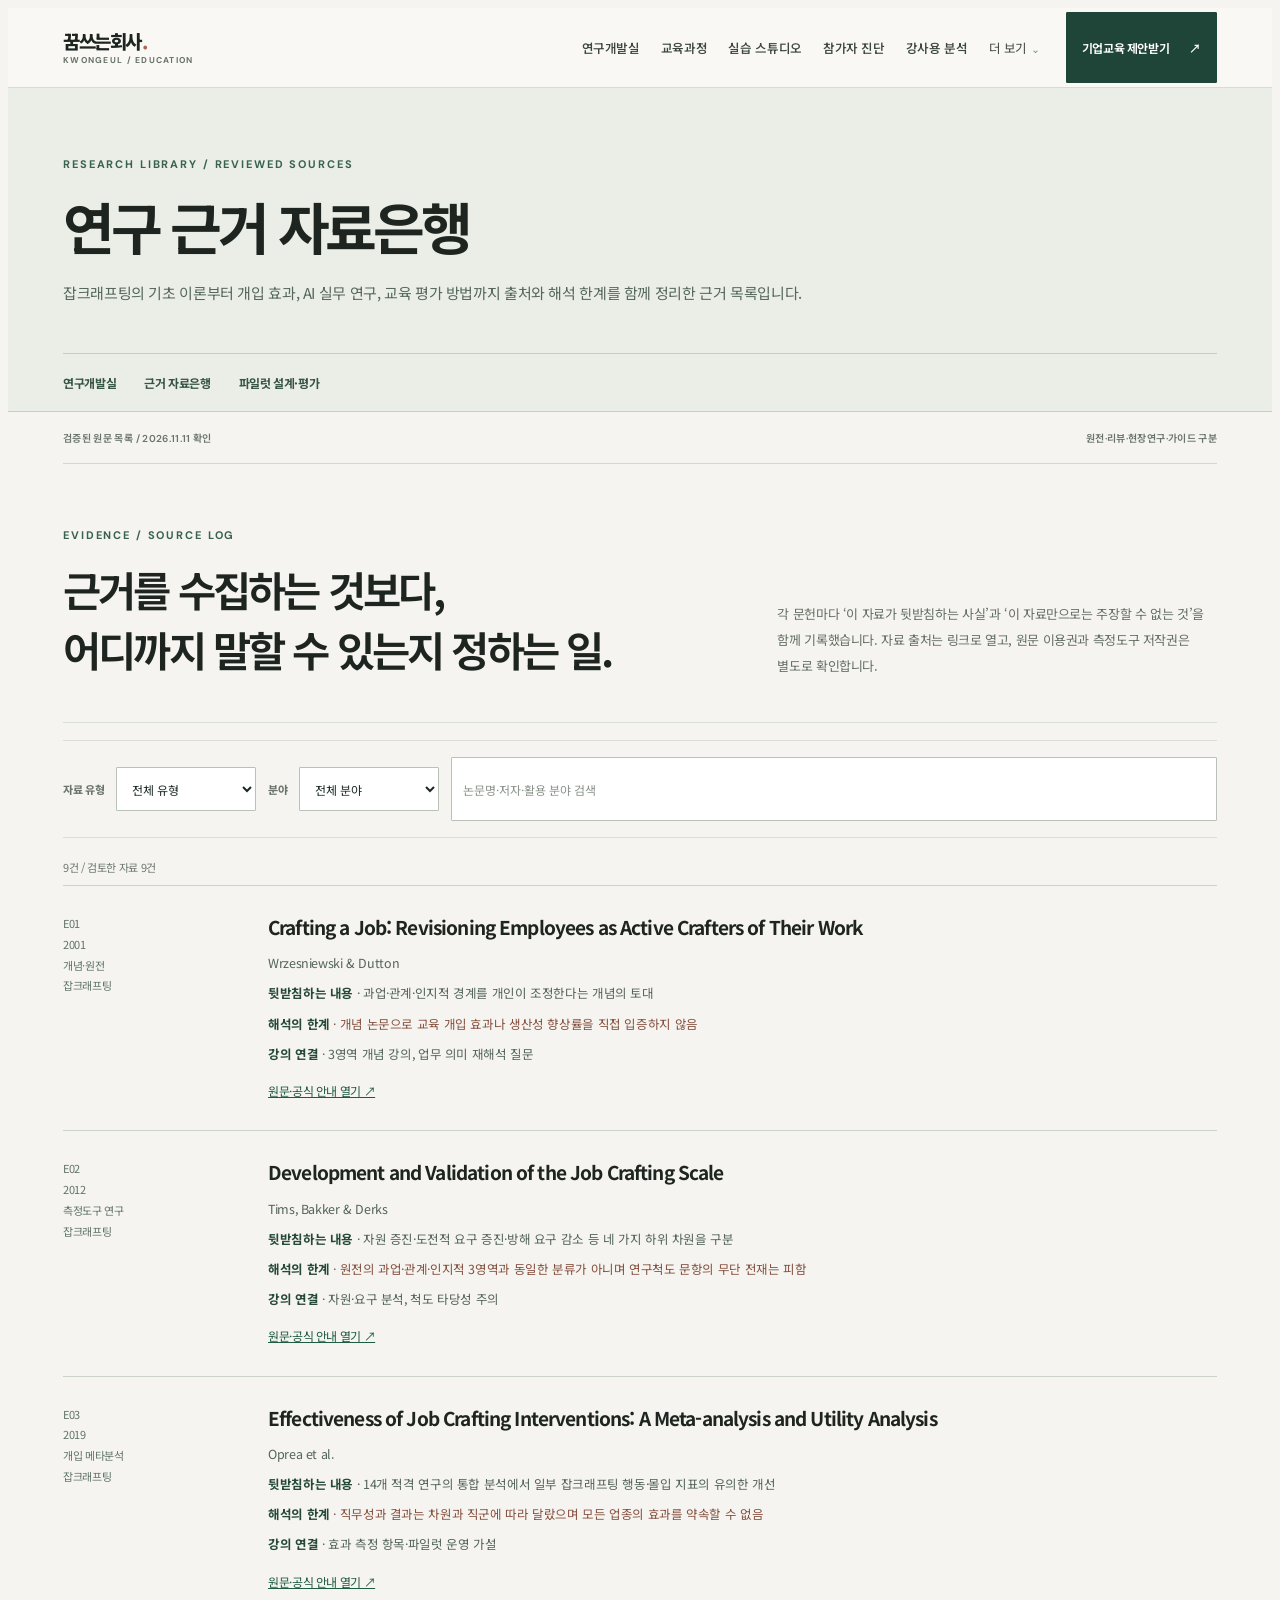
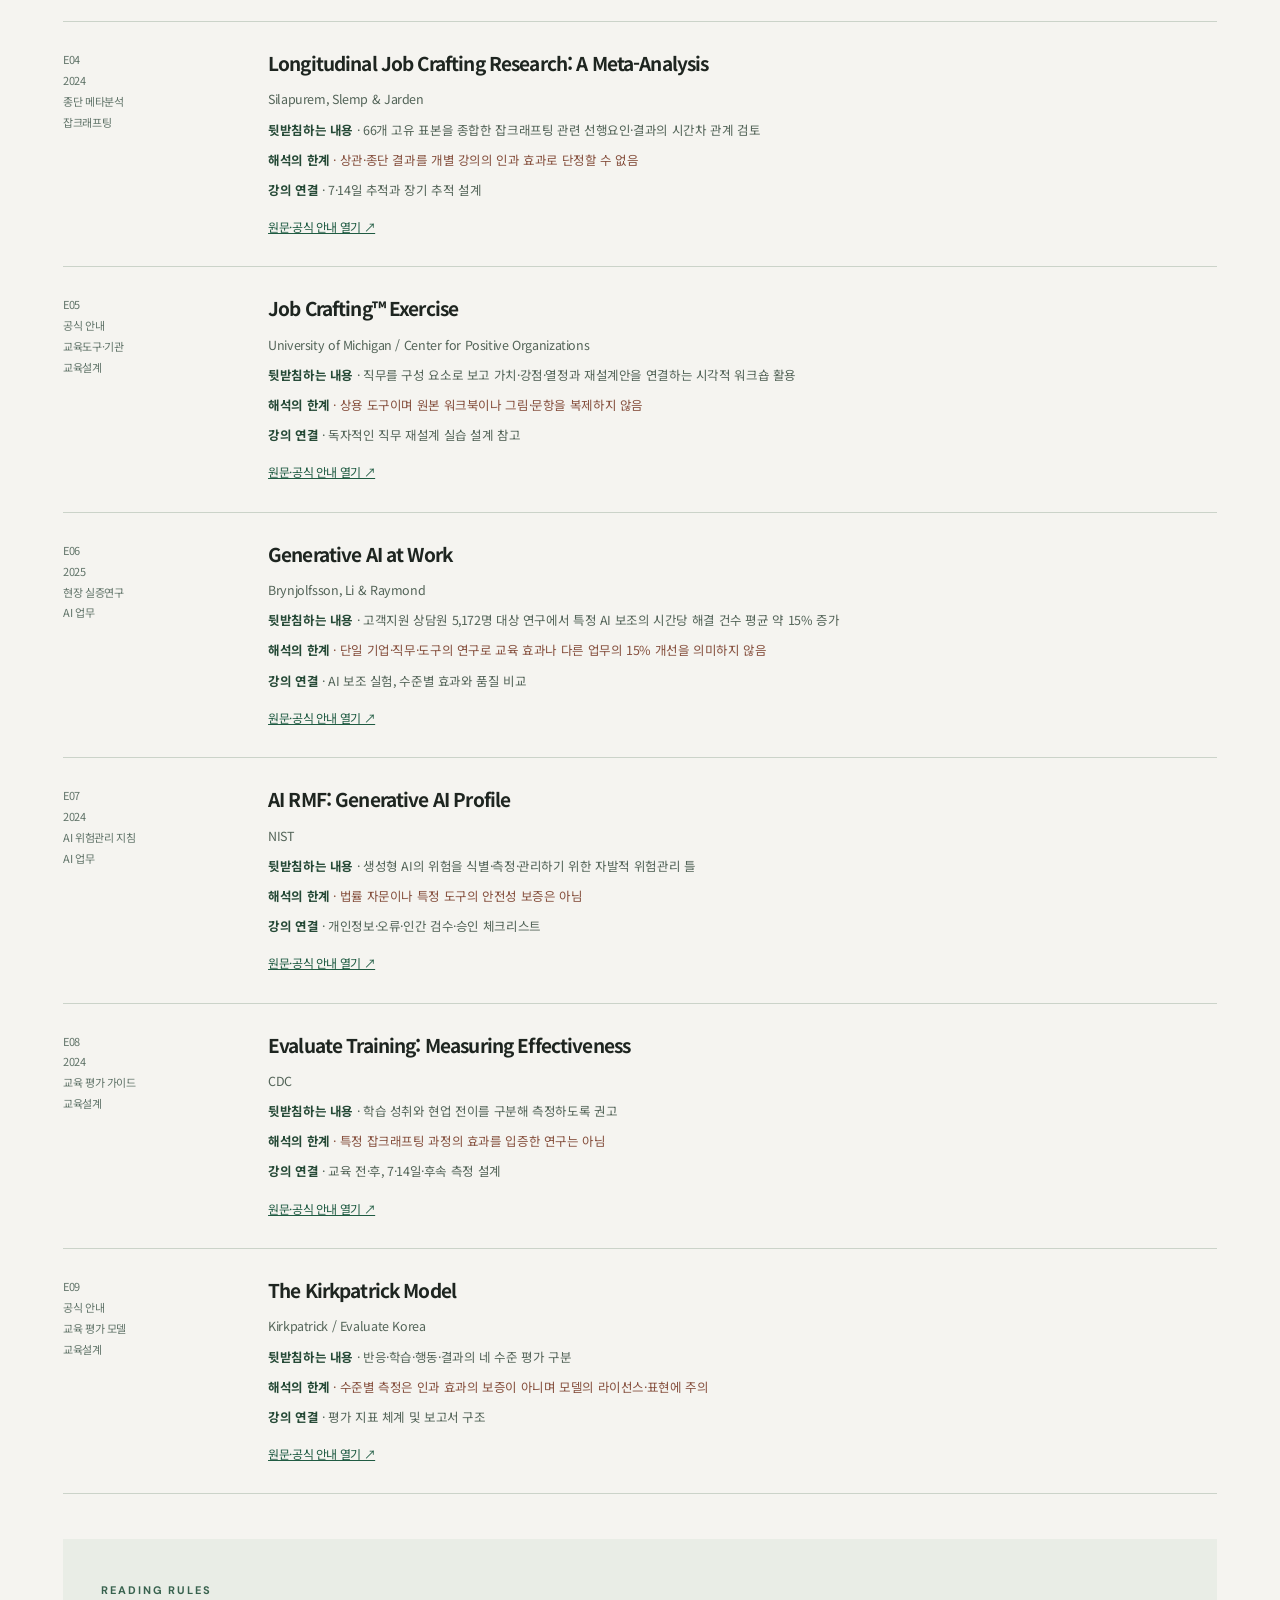
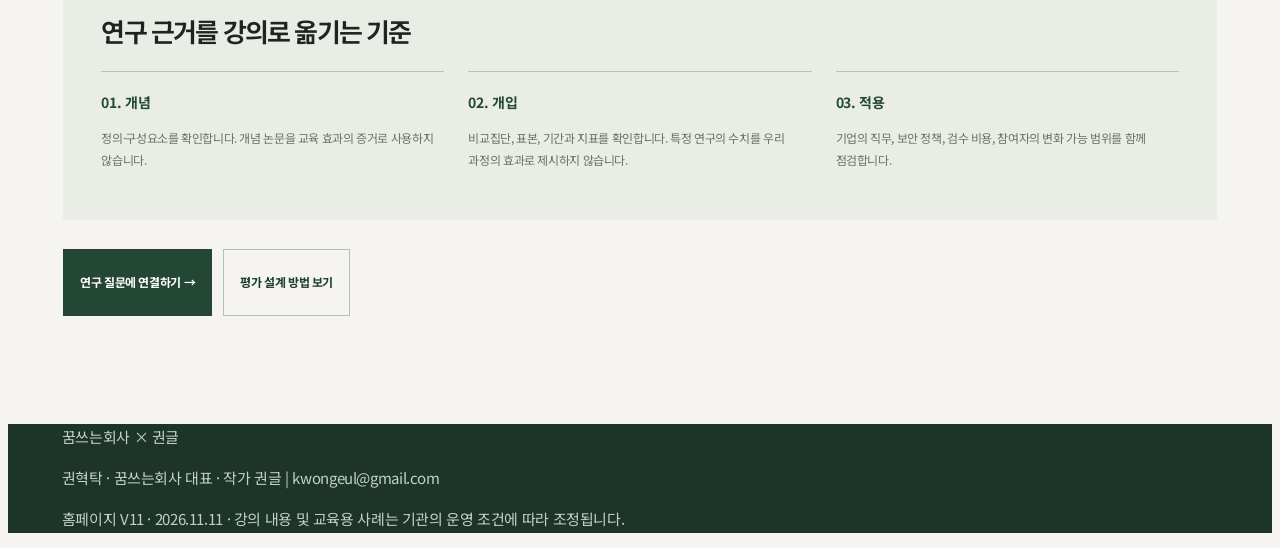
<file: sources.html>
<!doctype html><html lang="ko"><head><meta charset="utf-8"><meta name="viewport" content="width=device-width,initial-scale=1"><meta name="theme-color" content="#F5F4F0"><meta name="description" content="꿈쓰는회사 교육 연구개발실: 연구 출처, 강의가설, 현장 사례, 파일럿과 개선 이력을 축적합니다."><title>연구 근거 자료은행 | 꿈쓰는회사 × 권글</title><link rel="stylesheet" href="assets/v10.css"><link rel="stylesheet" href="assets/research-v11.css"></head><body class="v10 rd-body"><header class="v10-header" id="site-header"><div class="v10-header-in"><a aria-label="꿈쓰는회사 교육 홈페이지" class="v10-logo" href="index.html"><span class="v10-wordmark">꿈쓰는회사<span class="v10-logo-dot">.</span></span><span class="v10-logo-sub">KWONGEUL / EDUCATION</span></a><nav aria-label="주요 메뉴" class="v10-nav"><a href="lab.html">연구개발실</a><a href="curriculum.html">교육과정</a><a href="practice.html">실습 스튜디오</a><a href="checkin.html">참가자 진단</a><a href="dashboard.html">강사용 분석</a><details class="v10-more"><summary>더 보기</summary><div class="v10-more-menu"><a href="proposal.html">맞춤 제안서</a><a href="research.html">연구 근거</a><a href="sources.html" aria-current="page">근거 자료은행</a><a href="protocol.html">파일럿 설계</a><a href="index.html#downloads">자료실</a></div></details></nav><a class="v10-header-cta" href="proposal.html">기업교육 제안받기 <span aria-hidden="true">↗</span></a><button aria-controls="v10-mobile-menu" aria-expanded="false" class="v10-menu-toggle" id="v10-menu-toggle" type="button">메뉴 <span aria-hidden="true">☰</span></button></div><nav aria-label="모바일 메뉴" class="v10-mobile-menu" hidden="" id="v10-mobile-menu"><a href="lab.html">연구개발실</a><a href="sources.html" aria-current="page">근거 자료은행</a><a href="protocol.html">파일럿 설계서</a><a aria-current="page" href="index.html">소개</a><a href="curriculum.html">교육과정</a><a href="practice.html">실습 스튜디오</a><a href="checkin.html">참가자 진단</a><a href="dashboard.html">강사용 분석</a><a href="proposal.html">제안서</a><a href="research.html">연구 근거</a><a href="sources.html" aria-current="page">근거 자료은행</a><a href="protocol.html">파일럿 설계</a><a href="index.html#downloads">자료실</a></nav></header><main id="main-content"><section class="rd-hero"><div class="v10-max"><div class="rd-eyebrow">RESEARCH LIBRARY / REVIEWED SOURCES</div><h1>연구 근거 자료은행</h1><p>잡크래프팅의 기초 이론부터 개입 효과, AI 실무 연구, 교육 평가 방법까지 출처와 해석 한계를 함께 정리한 근거 목록입니다.</p><div class="rd-top-links"><a href="lab.html">연구개발실</a><a href="sources.html">근거 자료은행</a><a href="protocol.html">파일럿 설계·평가</a></div></div></section><div class="v10-max rd-shell"><div class="rd-intro-bar"><span>검증된 원문 목록 / 2026.11.11 확인</span><span>원전·리뷰·현장연구·가이드 구분</span></div><div class="rd-library-lead"><div><span class="rd-eyebrow">EVIDENCE / SOURCE LOG</span><h2>근거를 수집하는 것보다,<br>어디까지 말할 수 있는지 정하는 일.</h2></div><p>각 문헌마다 ‘이 자료가 뒷받침하는 사실’과 ‘이 자료만으로는 주장할 수 없는 것’을 함께 기록했습니다. 자료 출처는 링크로 열고, 원문 이용권과 측정도구 저작권은 별도로 확인합니다.</p></div><div class="rd-filterline"><label for="rd-source-type">자료 유형</label><select id="rd-source-type"><option value="">전체 유형</option><option>개념·원전</option><option>측정도구 연구</option><option>개입 메타분석</option><option>종단 메타분석</option><option>현장 실증연구</option><option>AI 위험관리 지침</option><option>교육 평가 가이드</option><option>교육 평가 모델</option><option>교육도구·기관</option></select><label for="rd-source-domain">분야</label><select id="rd-source-domain"><option value="">전체 분야</option><option>잡크래프팅</option><option>AI 업무</option><option>교육설계</option></select><input id="rd-source-query" aria-label="자료 검색" placeholder="논문명·저자·활용 분야 검색"></div><div id="rd-source-count" class="rd-counter"></div><div id="rd-source-results" class="rd-source-results" aria-live="polite"></div><section class="rd-method-box"><span class="rd-eyebrow">READING RULES</span><h2>연구 근거를 강의로 옮기는 기준</h2><div class="rd-three"><div><b>01. 개념</b><p>정의·구성요소를 확인합니다. 개념 논문을 교육 효과의 증거로 사용하지 않습니다.</p></div><div><b>02. 개입</b><p>비교집단, 표본, 기간과 지표를 확인합니다. 특정 연구의 수치를 우리 과정의 효과로 제시하지 않습니다.</p></div><div><b>03. 적용</b><p>기업의 직무, 보안 정책, 검수 비용, 참여자의 변화 가능 범위를 함께 점검합니다.</p></div></div></section><div class="rd-end-actions"><a class="rd-button primary" href="lab.html">연구 질문에 연결하기 →</a><a class="rd-button neutral" href="protocol.html">평가 설계 방법 보기</a></div></div></main><footer class="footer"><div class="shell"><div class="brand">꿈쓰는회사 <span>×</span> 권글</div><p>권혁탁 · 꿈쓰는회사 대표 · 작가 권글 | kwongeul@gmail.com</p><p>홈페이지 V11 · 2026.11.11 · 강의 내용 및 교육용 사례는 기관의 운영 조건에 따라 조정됩니다.</p></div></footer><script id="v11-evidence-data" type="application/json">[{"id": "E01", "title": "Crafting a Job: Revisioning Employees as Active Crafters of Their Work", "who": "Wrzesniewski & Dutton", "year": "2001", "kind": "개념·원전", "domain": "잡크래프팅", "url": "https://doi.org/10.5465/amr.2001.4378011", "support": "과업·관계·인지적 경계를 개인이 조정한다는 개념의 토대", "limit": "개념 논문으로 교육 개입 효과나 생산성 향상률을 직접 입증하지 않음", "use": "3영역 개념 강의, 업무 의미 재해석 질문"}, {"id": "E02", "title": "Development and Validation of the Job Crafting Scale", "who": "Tims, Bakker & Derks", "year": "2012", "kind": "측정도구 연구", "domain": "잡크래프팅", "url": "https://doi.org/10.1016/j.jvb.2011.05.009", "support": "자원 증진·도전적 요구 증진·방해 요구 감소 등 네 가지 하위 차원을 구분", "limit": "원전의 과업·관계·인지적 3영역과 동일한 분류가 아니며 연구척도 문항의 무단 전재는 피함", "use": "자원·요구 분석, 척도 타당성 주의"}, {"id": "E03", "title": "Effectiveness of Job Crafting Interventions: A Meta-analysis and Utility Analysis", "who": "Oprea et al.", "year": "2019", "kind": "개입 메타분석", "domain": "잡크래프팅", "url": "https://doi.org/10.1080/1359432X.2019.1646728", "support": "14개 적격 연구의 통합 분석에서 일부 잡크래프팅 행동·몰입 지표의 유의한 개선", "limit": "직무성과 결과는 차원과 직군에 따라 달랐으며 모든 업종의 효과를 약속할 수 없음", "use": "효과 측정 항목·파일럿 운영 가설"}, {"id": "E04", "title": "Longitudinal Job Crafting Research: A Meta-Analysis", "who": "Silapurem, Slemp & Jarden", "year": "2024", "kind": "종단 메타분석", "domain": "잡크래프팅", "url": "https://doi.org/10.1007/s41042-024-00159-0", "support": "66개 고유 표본을 종합한 잡크래프팅 관련 선행요인·결과의 시간차 관계 검토", "limit": "상관·종단 결과를 개별 강의의 인과 효과로 단정할 수 없음", "use": "7·14일 추적과 장기 추적 설계"}, {"id": "E05", "title": "Job Crafting™ Exercise", "who": "University of Michigan / Center for Positive Organizations", "year": "공식 안내", "kind": "교육도구·기관", "domain": "교육설계", "url": "https://positiveorgs.bus.umich.edu/cpo-tool/job-crafting-exercise/", "support": "직무를 구성 요소로 보고 가치·강점·열정과 재설계안을 연결하는 시각적 워크숍 활용", "limit": "상용 도구이며 원본 워크북이나 그림·문항을 복제하지 않음", "use": "독자적인 직무 재설계 실습 설계 참고"}, {"id": "E06", "title": "Generative AI at Work", "who": "Brynjolfsson, Li & Raymond", "year": "2025", "kind": "현장 실증연구", "domain": "AI 업무", "url": "https://doi.org/10.1093/qje/qjae044", "support": "고객지원 상담원 5,172명 대상 연구에서 특정 AI 보조의 시간당 해결 건수 평균 약 15% 증가", "limit": "단일 기업·직무·도구의 연구로 교육 효과나 다른 업무의 15% 개선을 의미하지 않음", "use": "AI 보조 실험, 수준별 효과와 품질 비교"}, {"id": "E07", "title": "AI RMF: Generative AI Profile", "who": "NIST", "year": "2024", "kind": "AI 위험관리 지침", "domain": "AI 업무", "url": "https://doi.org/10.6028/NIST.AI.600-1", "support": "생성형 AI의 위험을 식별·측정·관리하기 위한 자발적 위험관리 틀", "limit": "법률 자문이나 특정 도구의 안전성 보증은 아님", "use": "개인정보·오류·인간 검수·승인 체크리스트"}, {"id": "E08", "title": "Evaluate Training: Measuring Effectiveness", "who": "CDC", "year": "2024", "kind": "교육 평가 가이드", "domain": "교육설계", "url": "https://www.cdc.gov/training-development/php/about/evaluate-training-measuring-effectiveness.html", "support": "학습 성취와 현업 전이를 구분해 측정하도록 권고", "limit": "특정 잡크래프팅 과정의 효과를 입증한 연구는 아님", "use": "교육 전·후, 7·14일·후속 측정 설계"}, {"id": "E09", "title": "The Kirkpatrick Model", "who": "Kirkpatrick / Evaluate Korea", "year": "공식 안내", "kind": "교육 평가 모델", "domain": "교육설계", "url": "https://www.kirkpatrick.co.kr/kpmodel", "support": "반응·학습·행동·결과의 네 수준 평가 구분", "limit": "수준별 측정은 인과 효과의 보증이 아니며 모델의 라이선스·표현에 주의", "use": "평가 지표 체계 및 보고서 구조"}]</script><script defer src="assets/v10.js"></script><script defer src="assets/research-sources.js"></script></body></html>
</file>
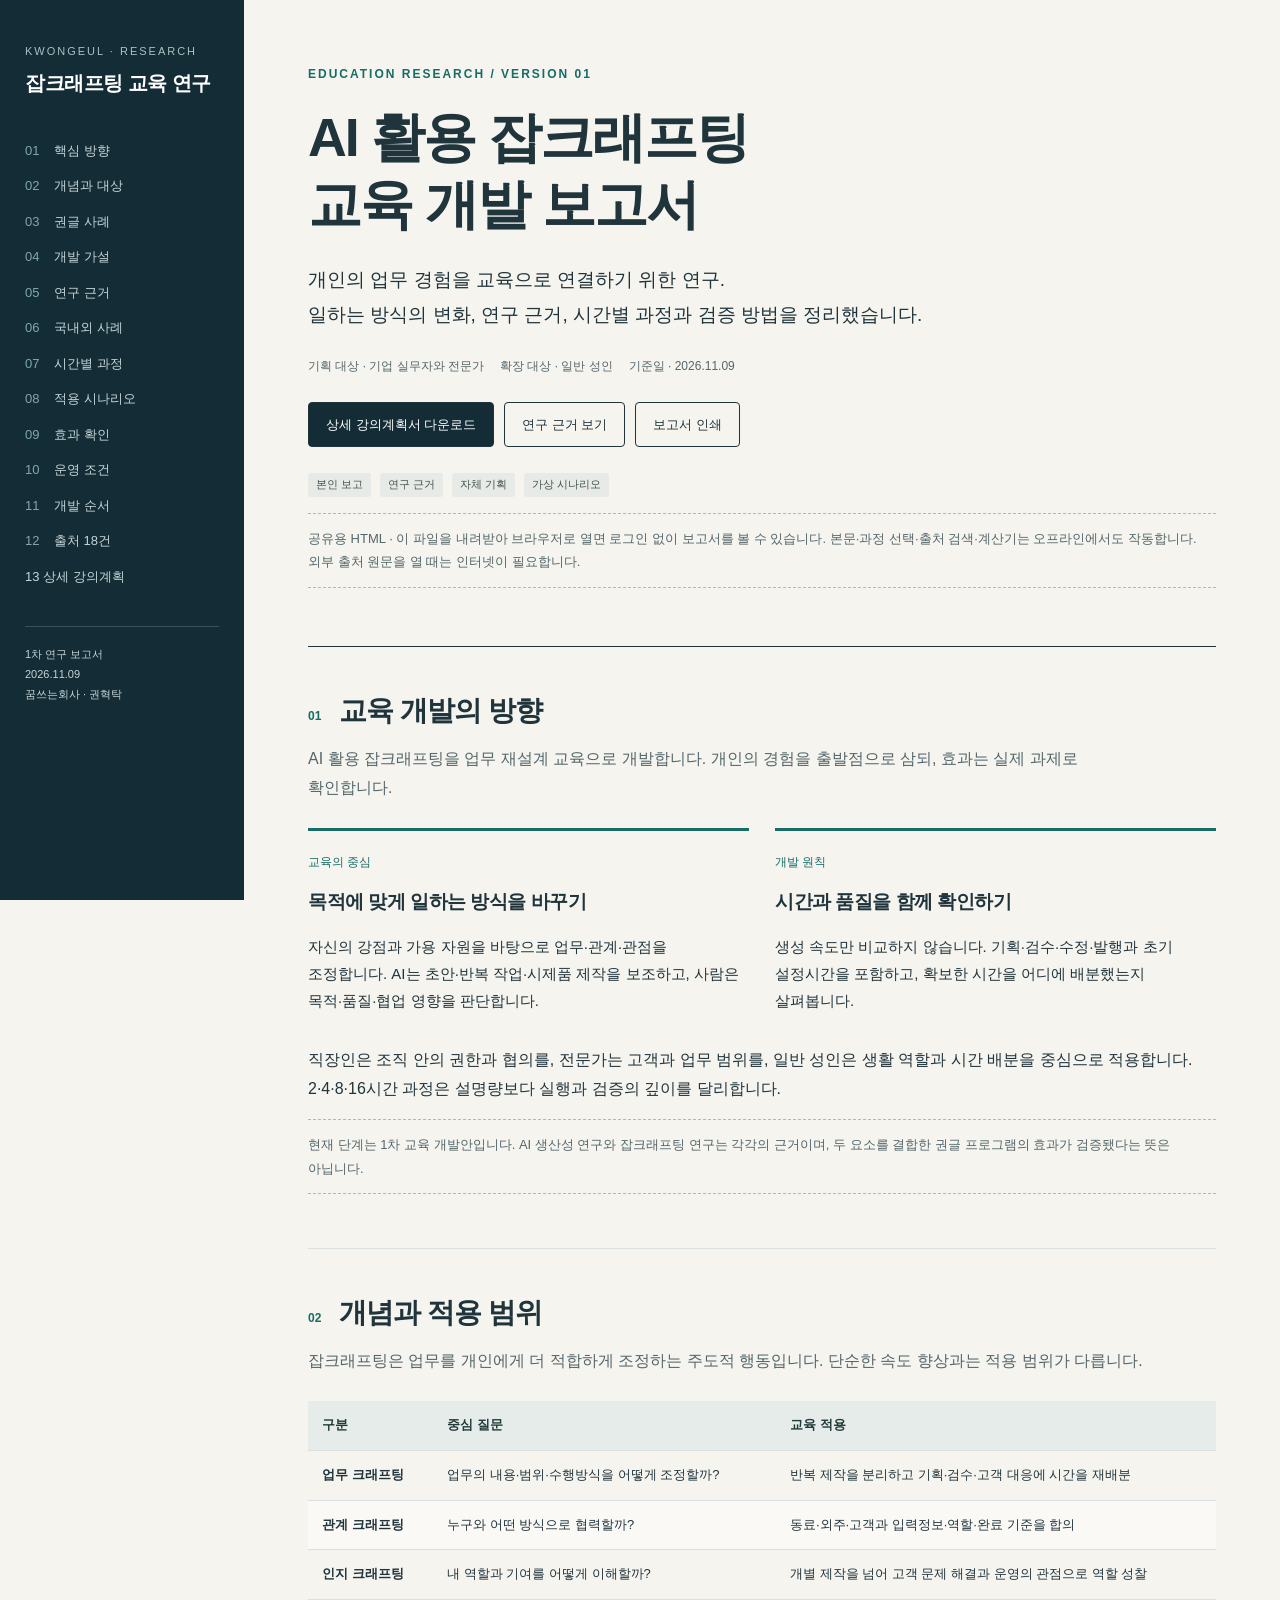
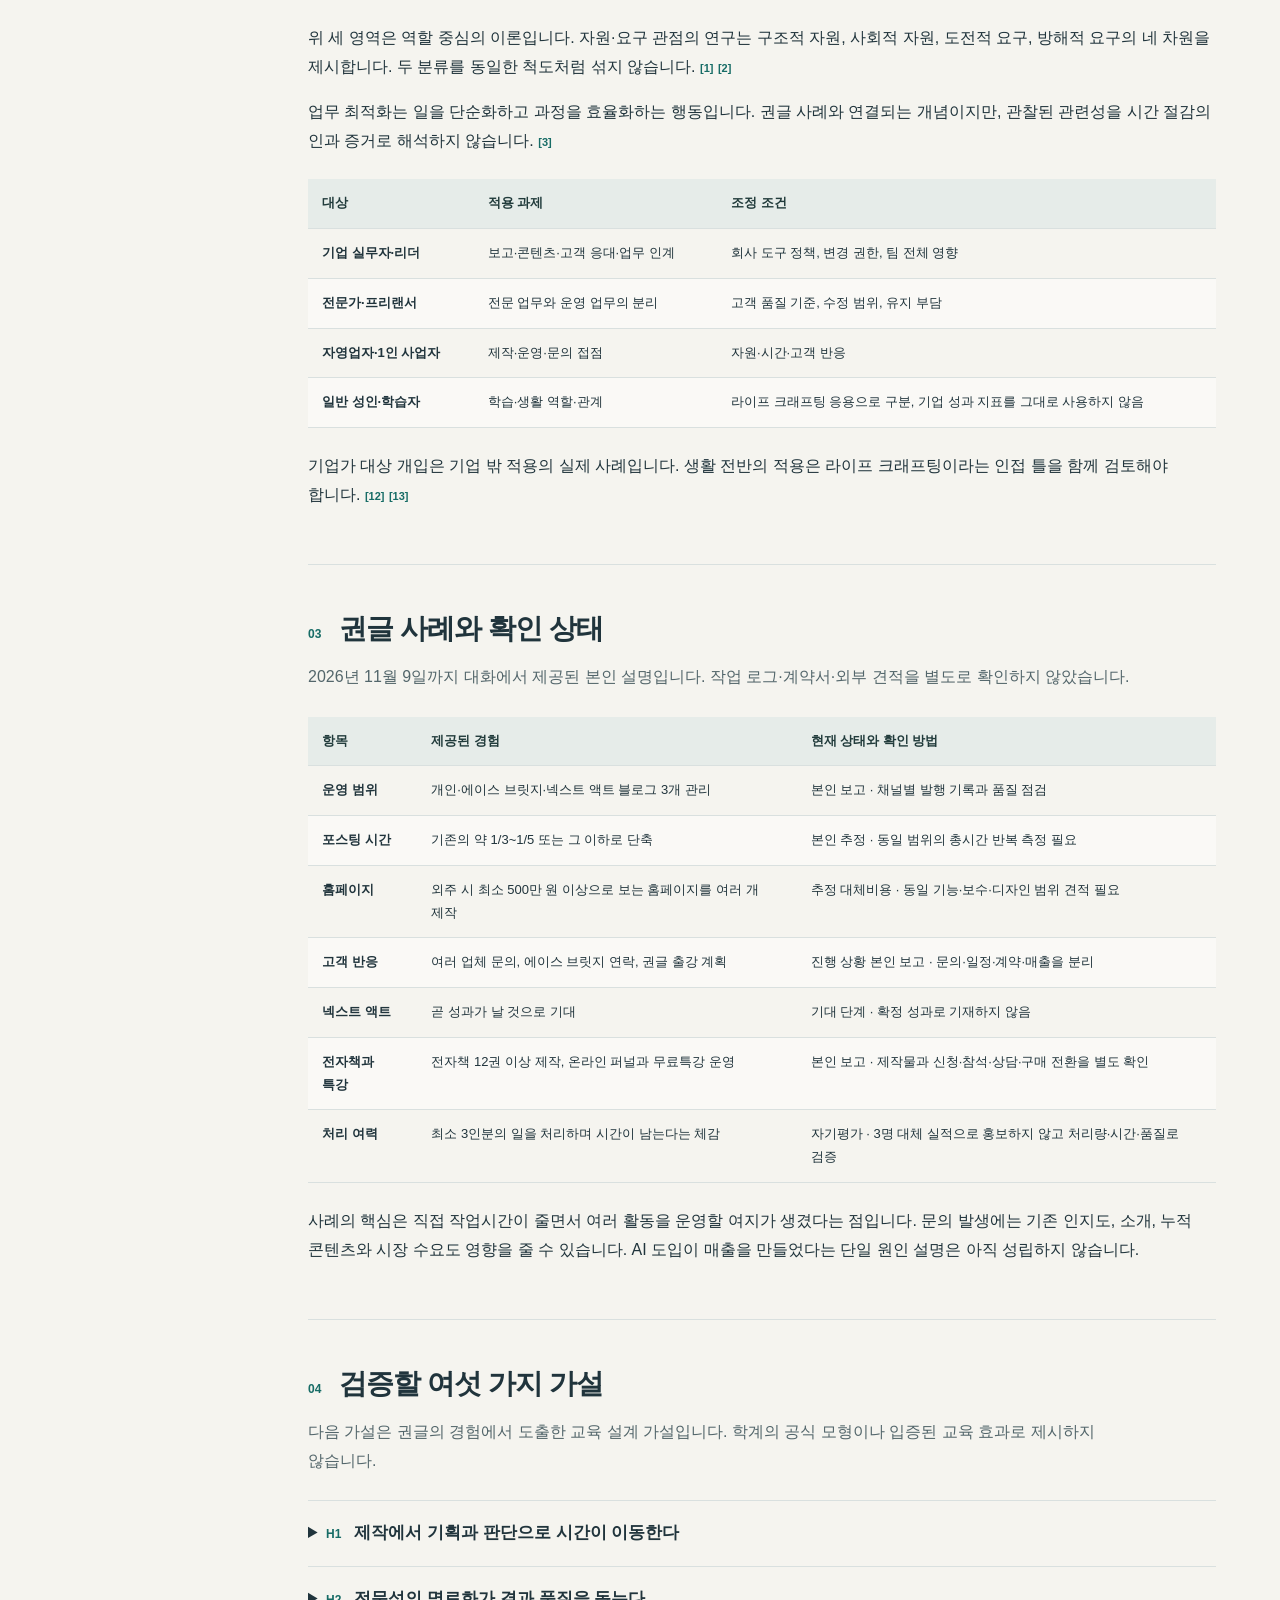
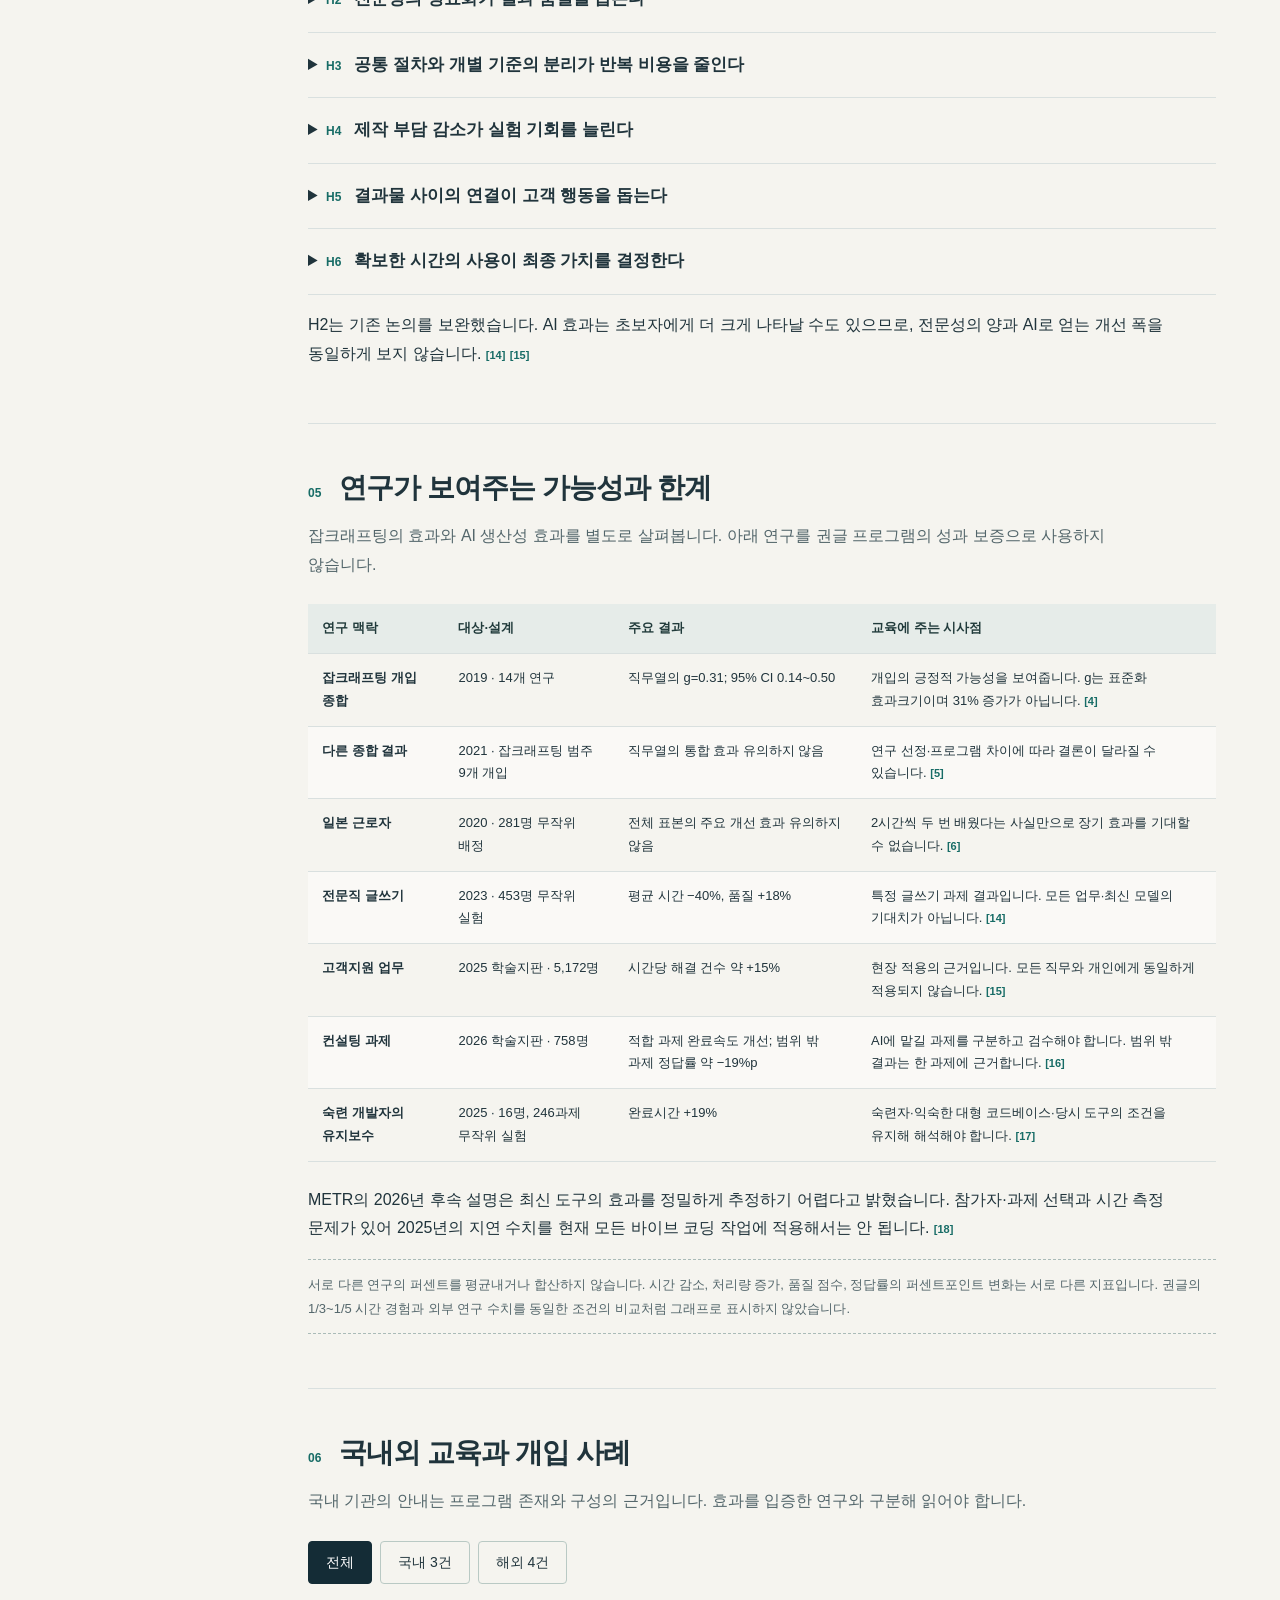
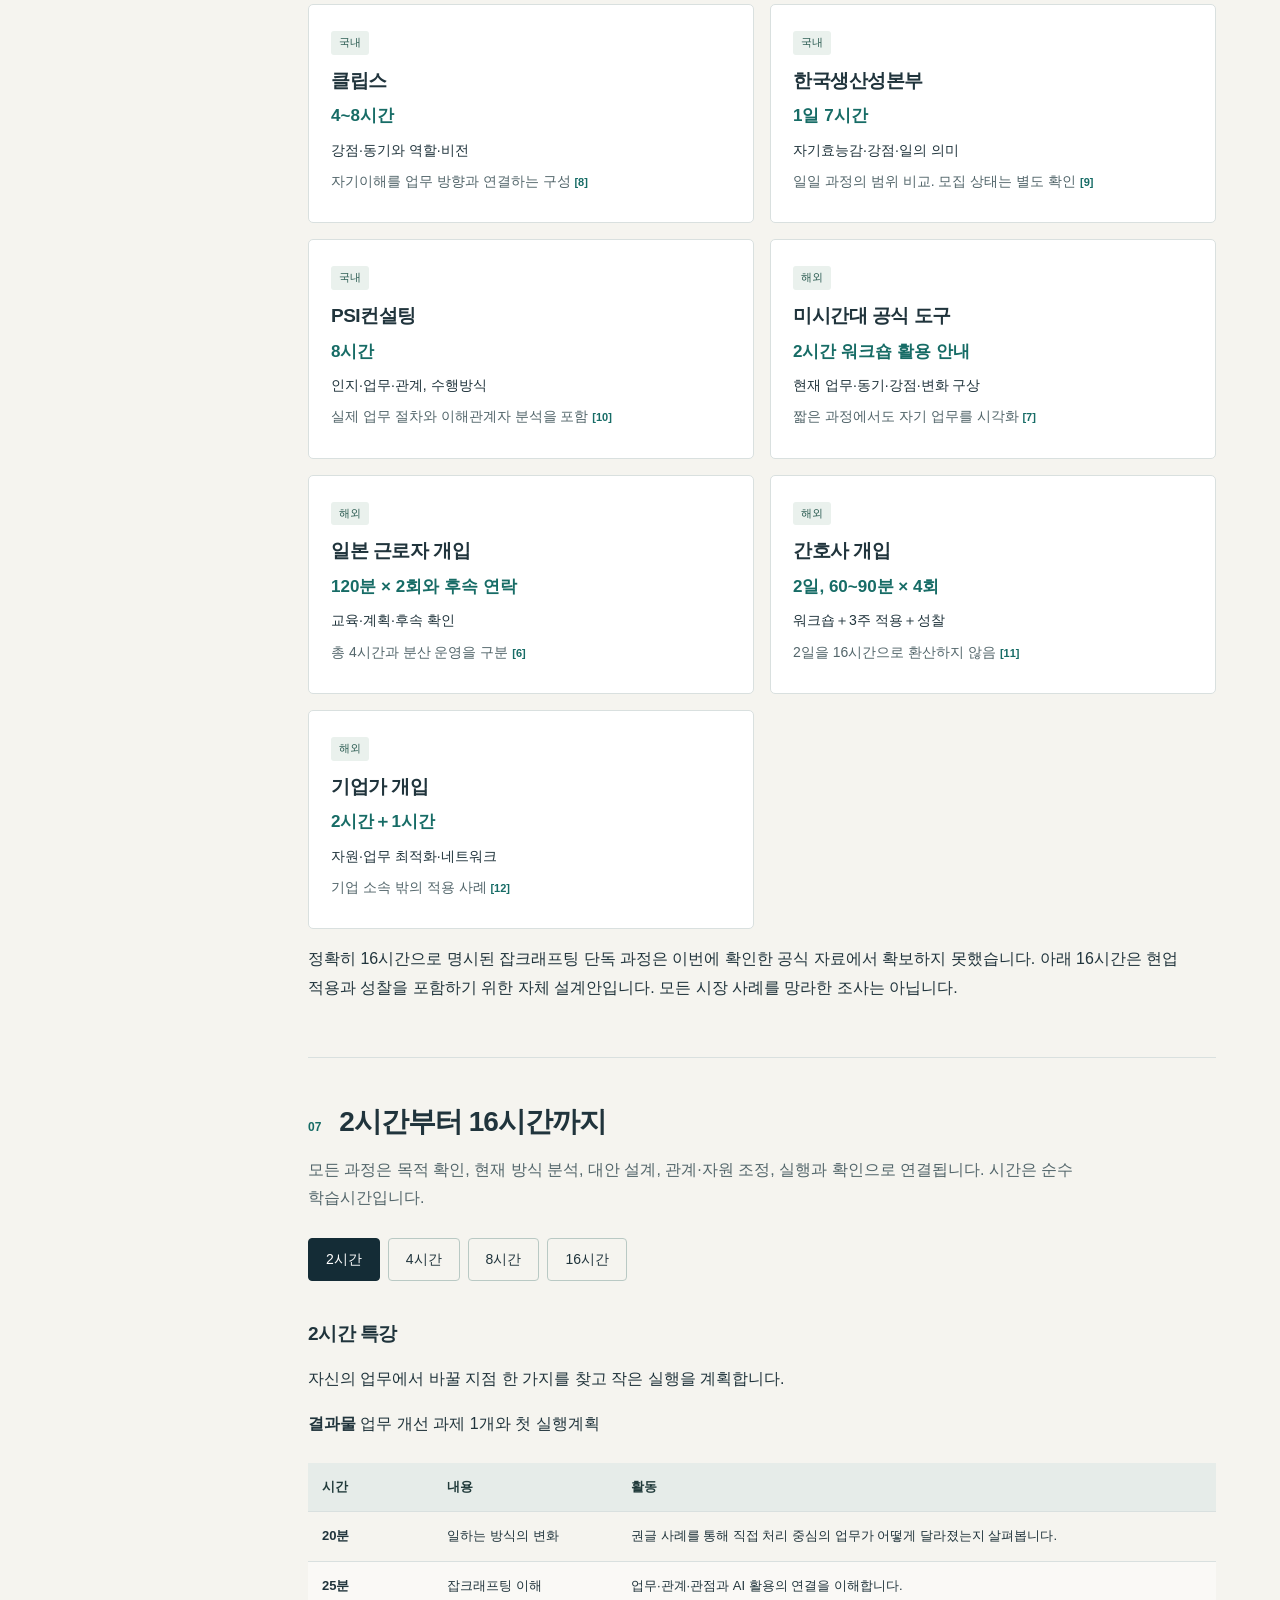
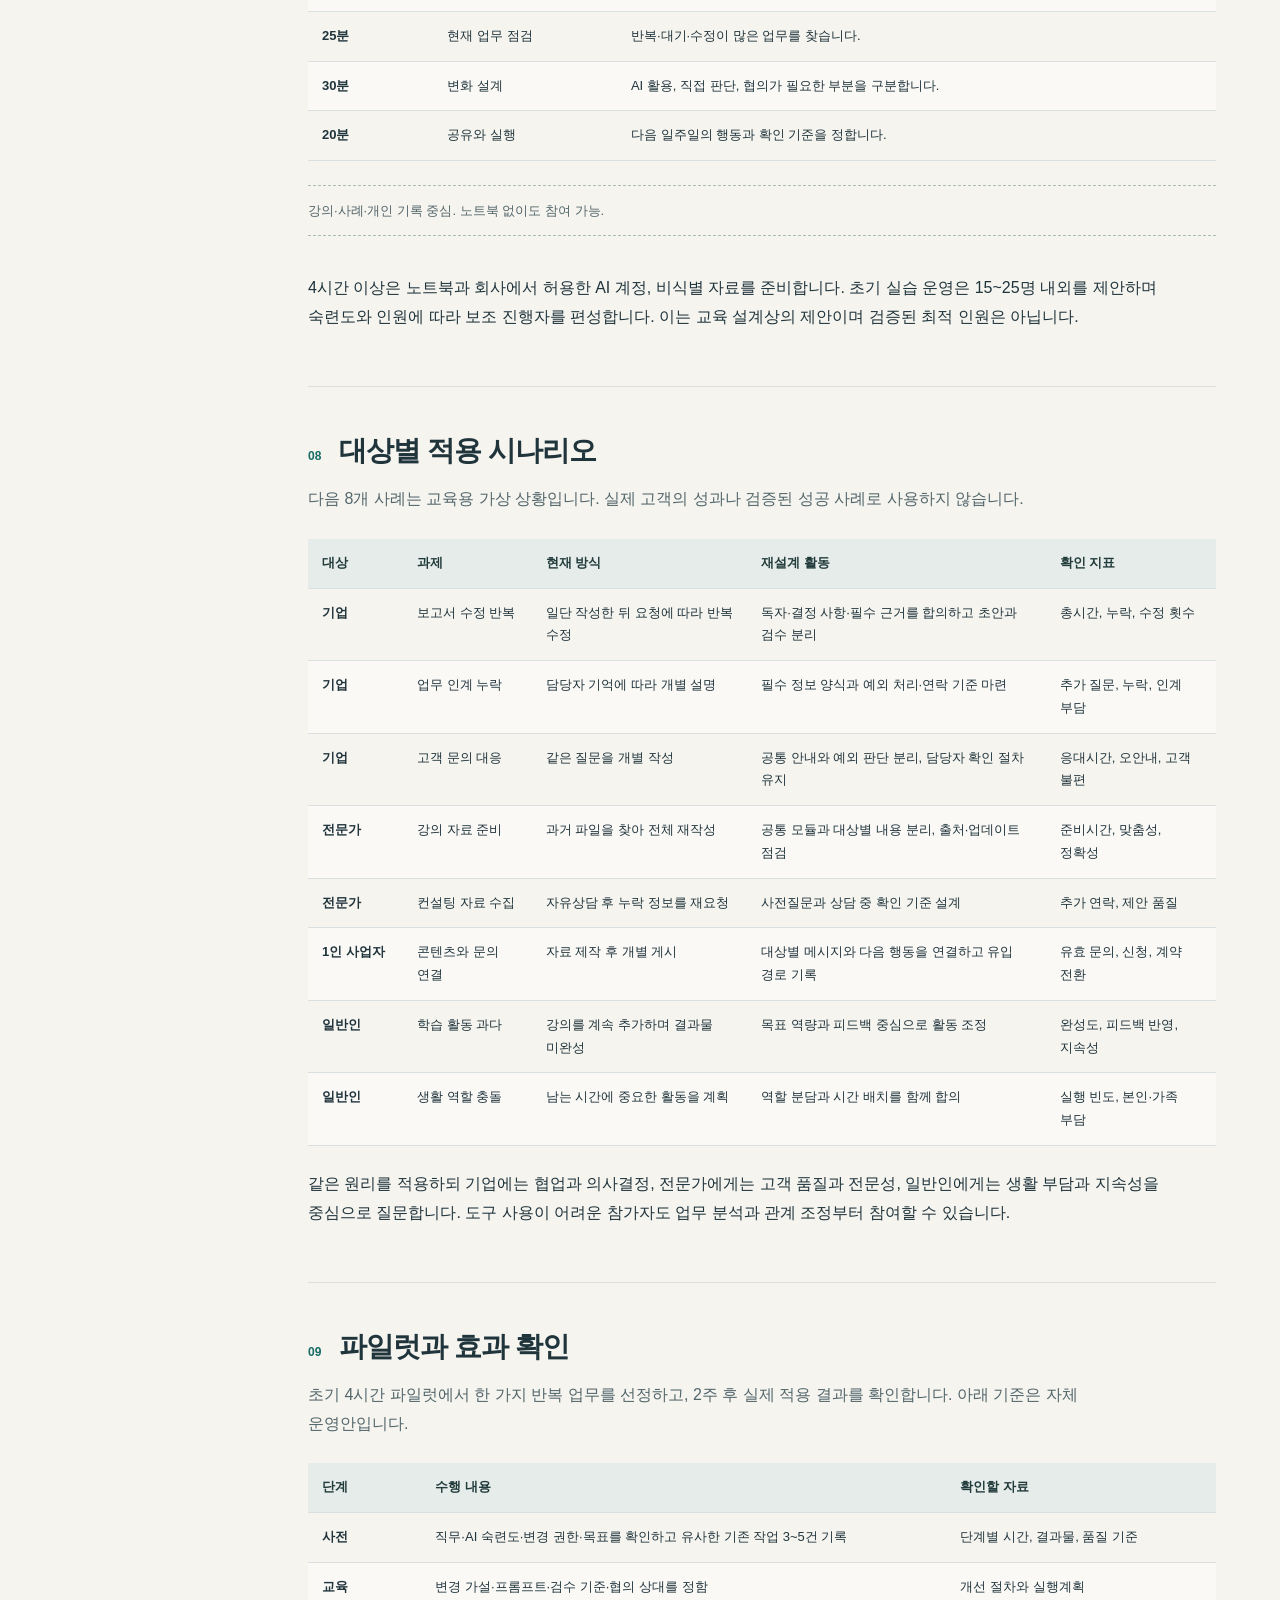
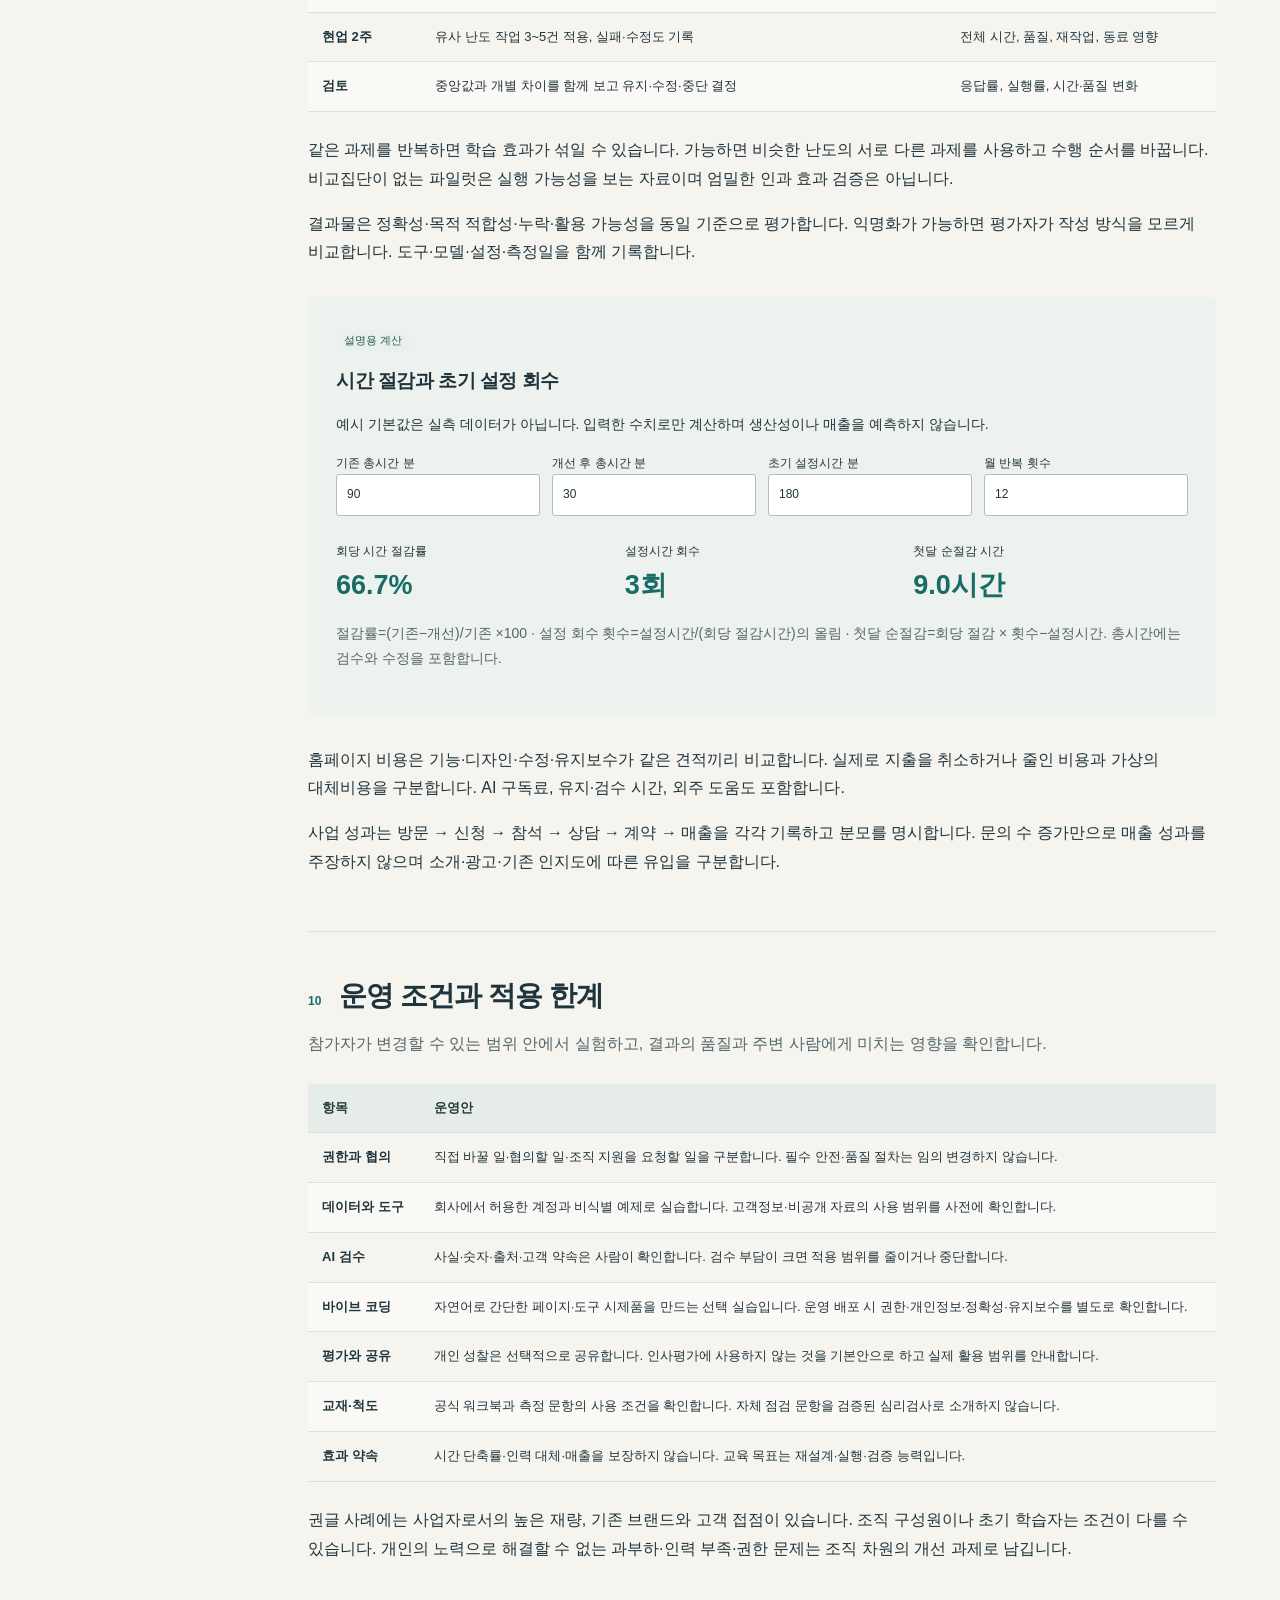
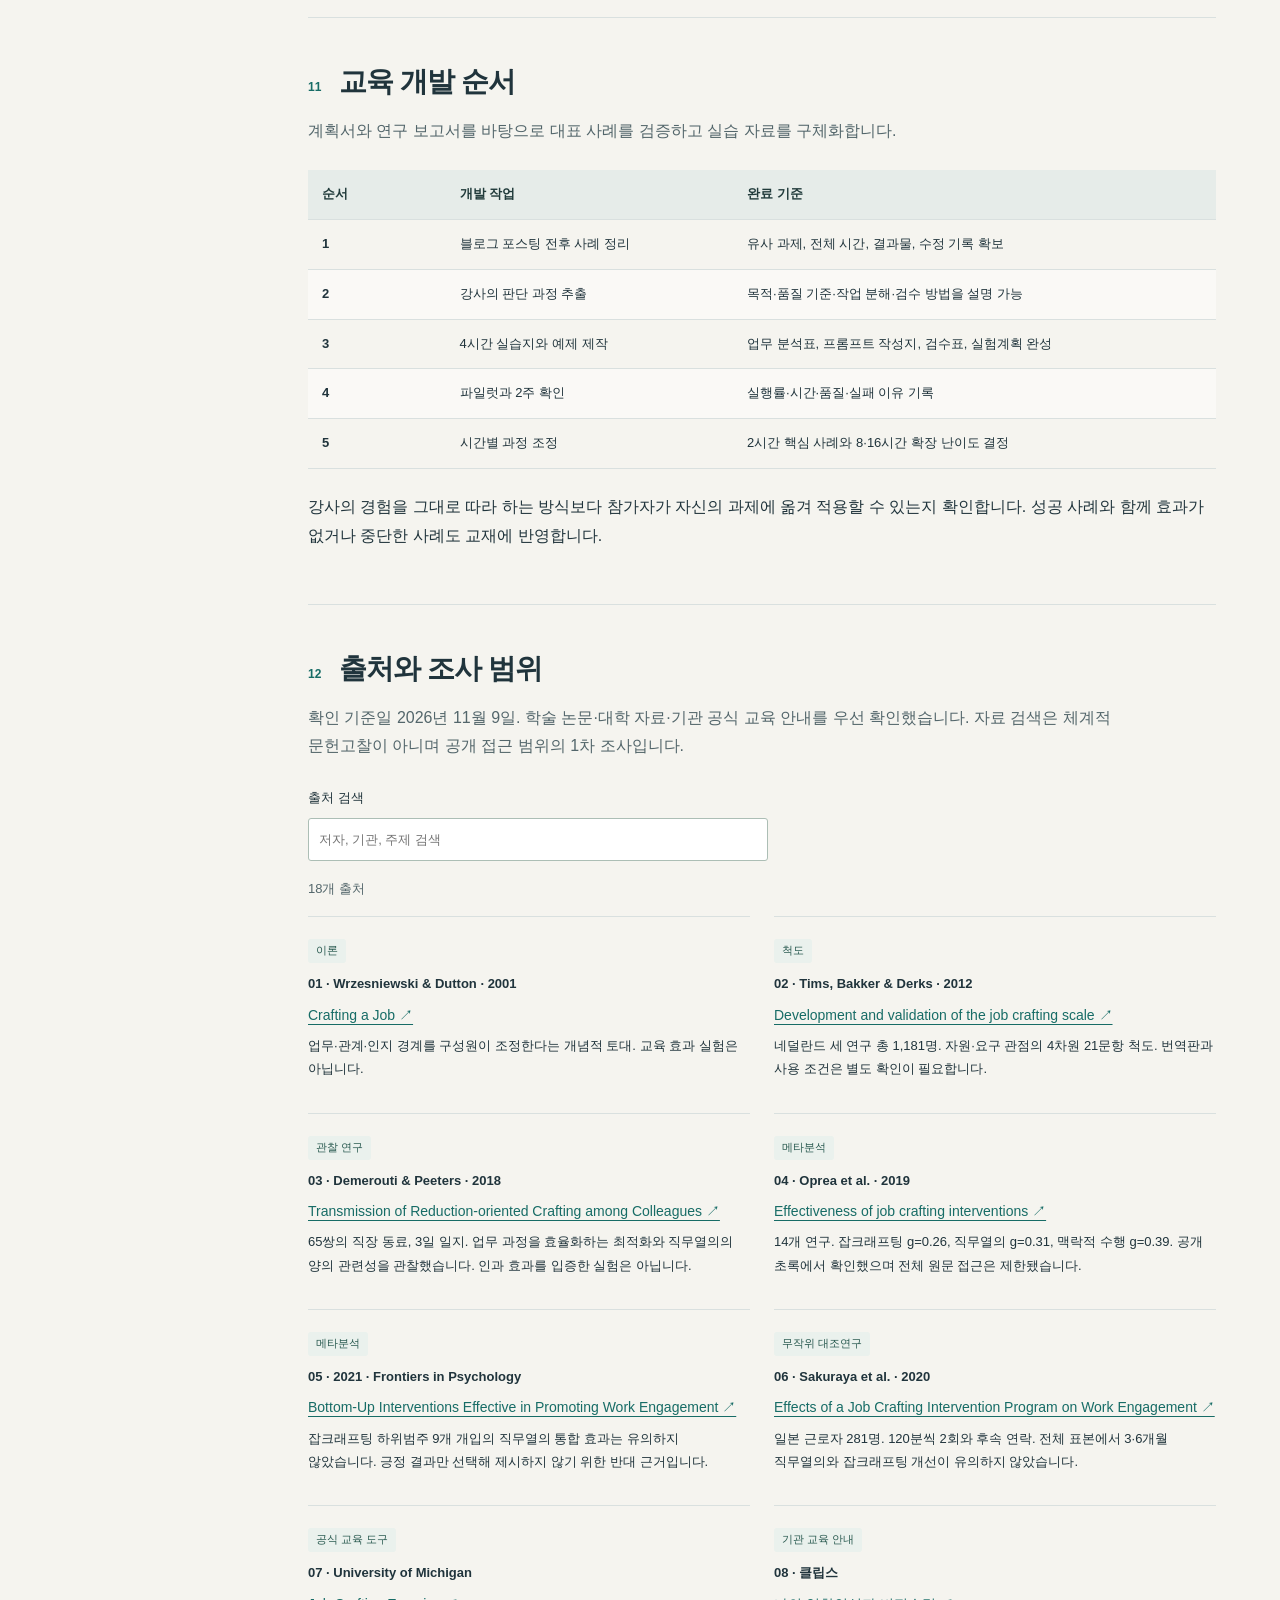
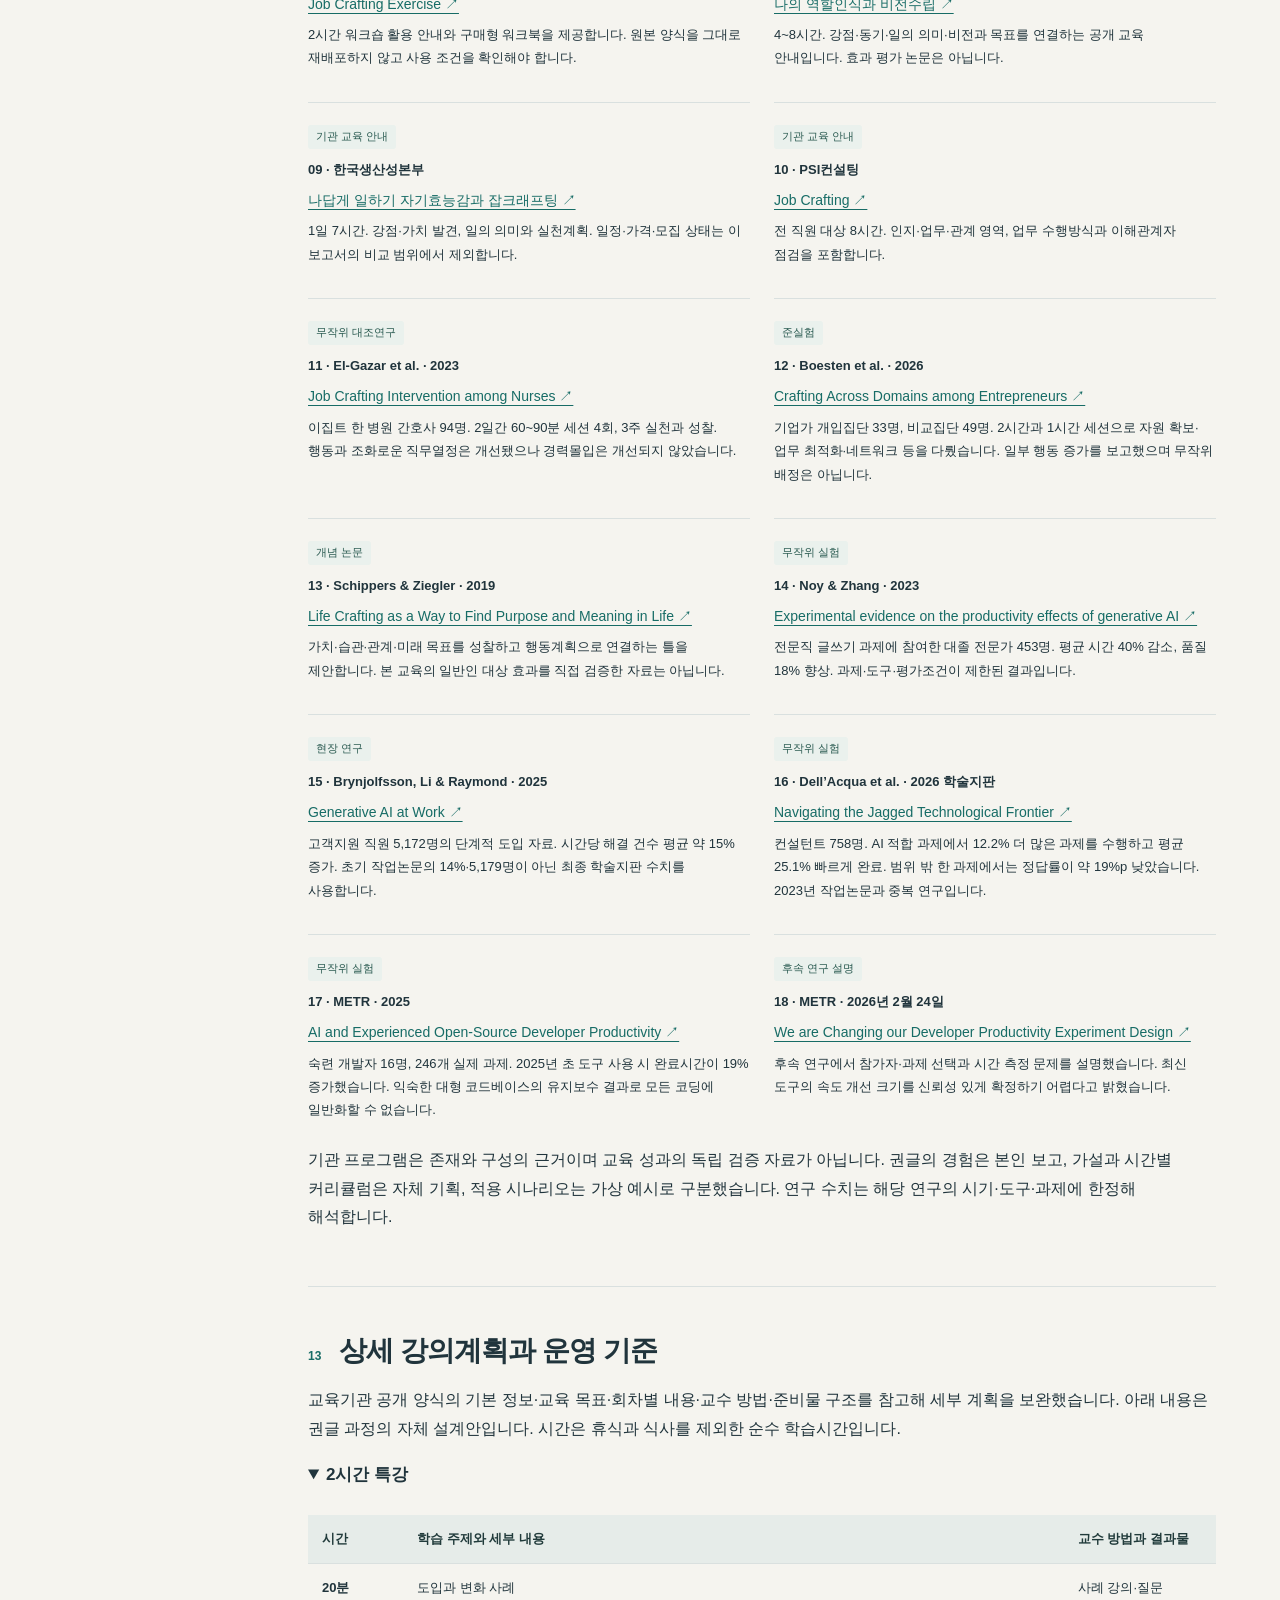
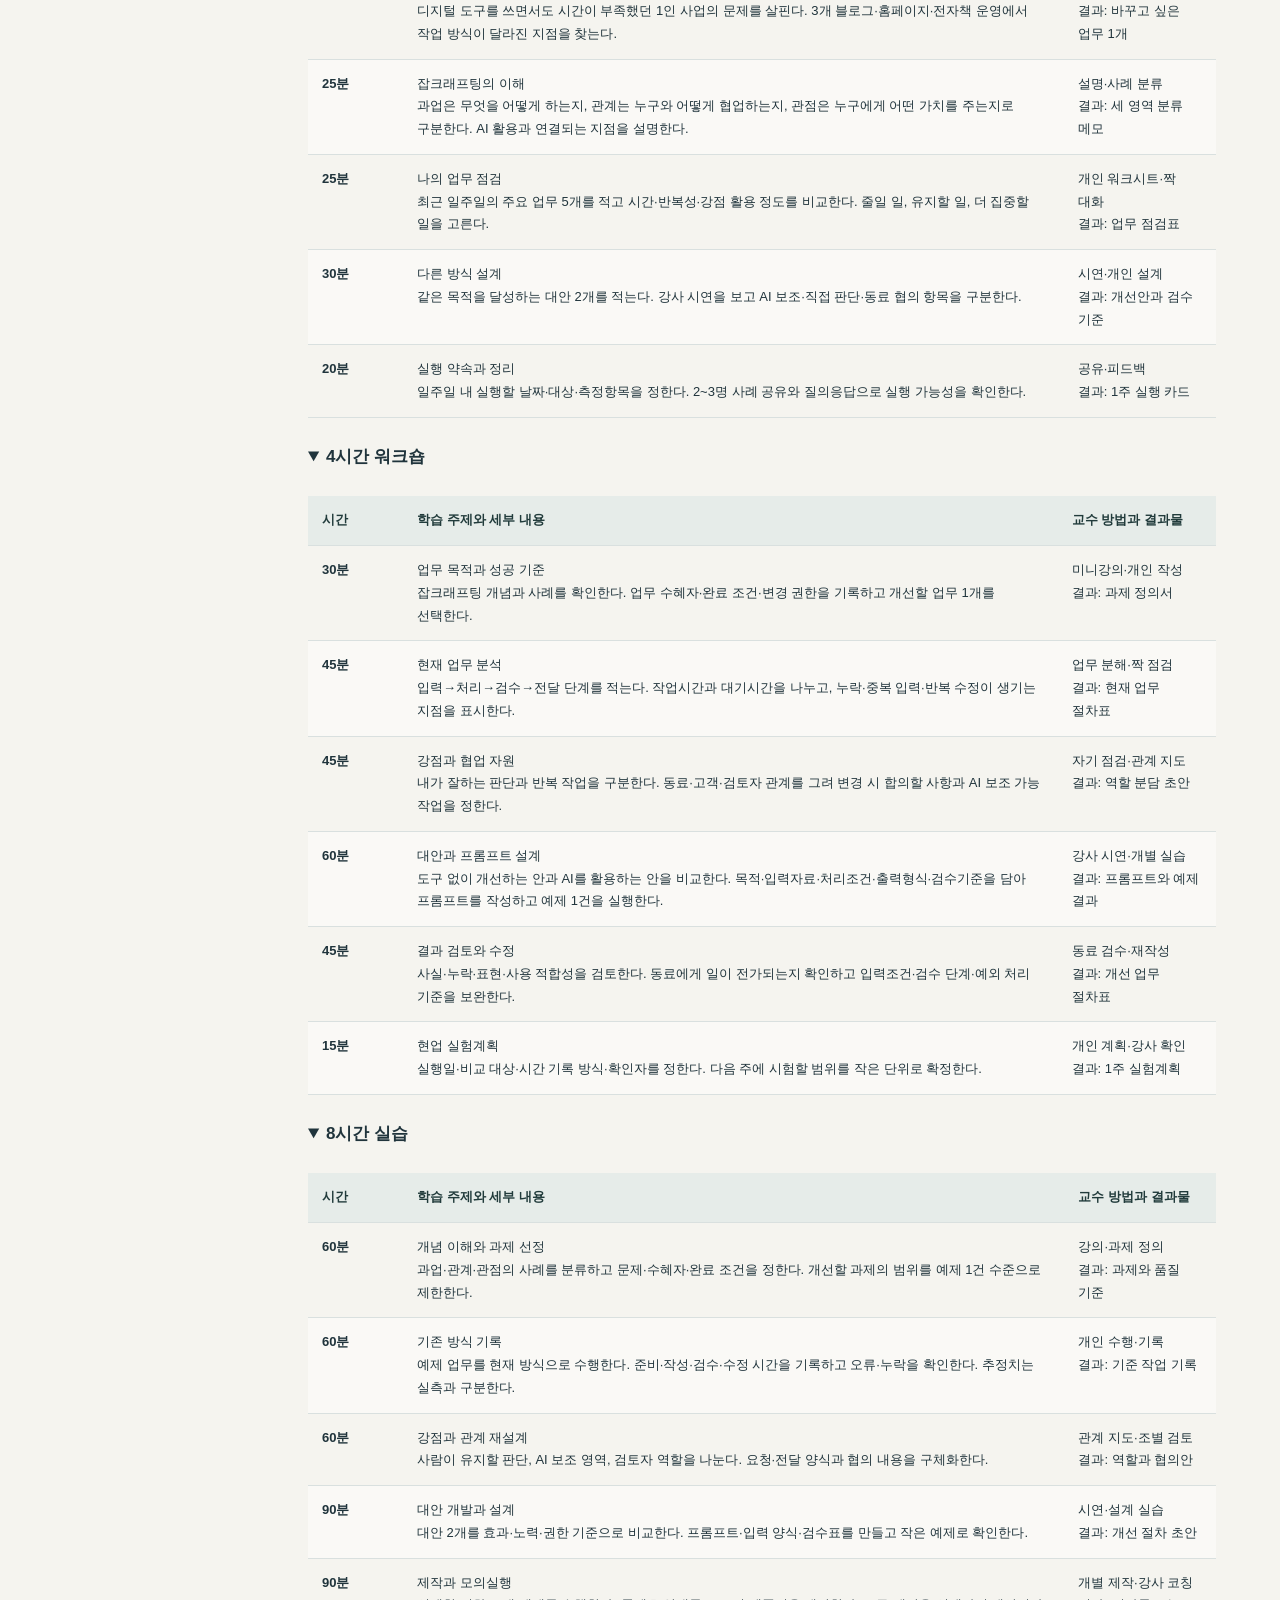
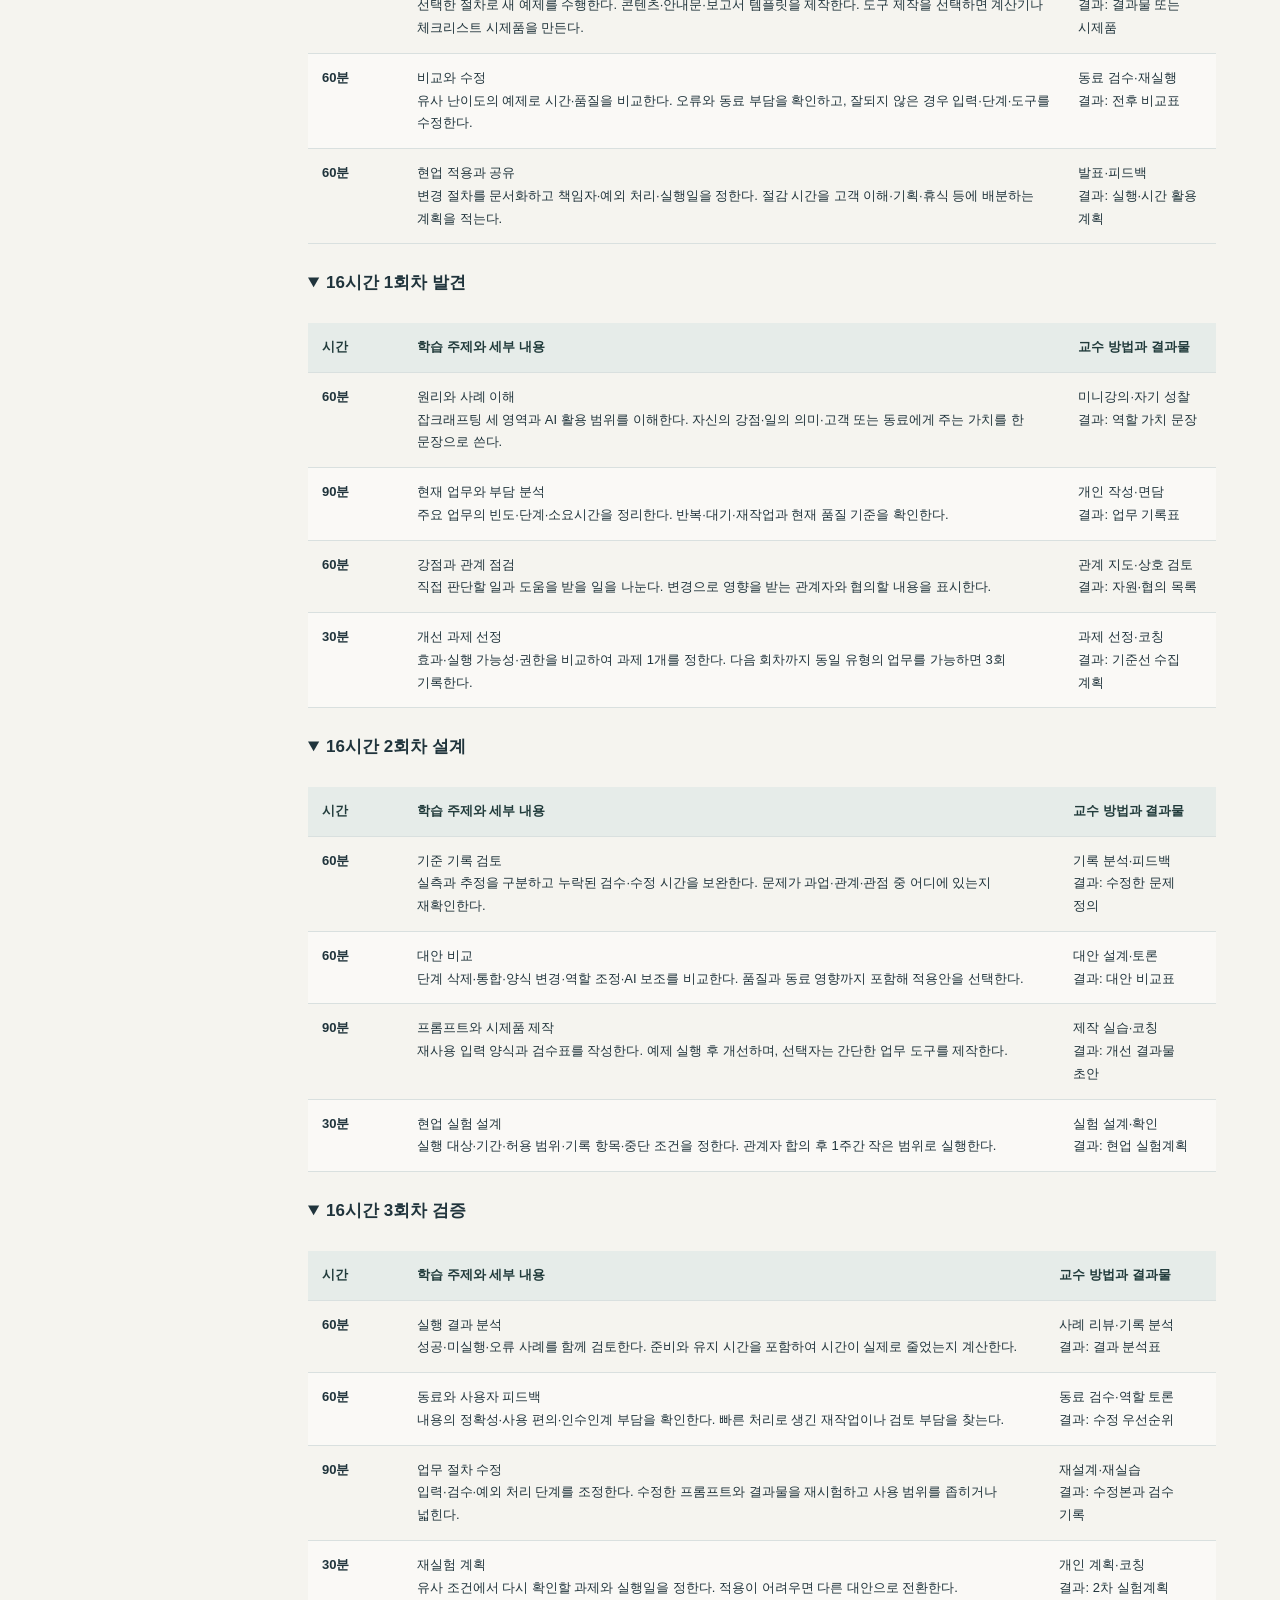
<file: archive/Kwongeul_Job_Crafting_Research_v3_Archive.html>
<!DOCTYPE html>
<html lang="ko"><head><meta charset="utf-8"/><meta content="width=device-width,initial-scale=1" name="viewport"/><meta content="권글의 AI 활용 잡크래프팅 기업교육 1차 연구 보고서. 연구 근거, 국내외 사례, 2·4·8·16시간 과정과 검증 계획." name="description"/><title>잡크래프팅 교육 연구 보고서 | 권글 | 공유용 HTML</title><style>
:root{--navy:#142c36;--ink:#20343c;--teal:#176c66;--muted:#53666b;--line:#d9e0df;--paper:#f5f4ef;--white:#fff;--soft:#eaf1ed}*{box-sizing:border-box}html{scroll-behavior:smooth;scroll-padding-top:32px}body{margin:0;background:var(--paper);color:var(--ink);font-family:"Noto Sans KR","Malgun Gothic",Arial,sans-serif;font-size:16px;line-height:1.8;word-break:keep-all}a{color:var(--teal);text-underline-offset:4px}button,input{font:inherit}button{cursor:pointer}button:focus-visible,a:focus-visible,input:focus-visible{outline:3px solid #dc873b;outline-offset:3px}.layout{display:grid;grid-template-columns:244px minmax(0,1fr)}aside{position:sticky;top:0;height:100vh;padding:36px 25px;background:var(--navy);color:#dce8e8;overflow-y:auto}aside .brand{font-size:20px;color:white;font-weight:700;letter-spacing:-.5px}aside small{font-size:11px;letter-spacing:2px;color:#a8c2c3}nav{margin:32px 0}nav a{display:block;padding:8px 0;color:#c5d5d7;text-decoration:none;font-size:13px;line-height:1.5}nav a:hover{color:#fff}nav a span{display:inline-block;width:29px;color:#80a9a8}.sidefoot{font-size:11px;border-top:1px solid #38515a;padding-top:18px;color:#c5d5d7}.main{max-width:1220px;padding:0 64px 60px;min-width:0}.hero{padding:64px 0 42px;border-bottom:1px solid var(--ink)}.eyebrow{font-size:12px;color:var(--teal);font-weight:700;letter-spacing:2px}.hero h1{font-size:clamp(32px,4.2vw,54px);line-height:1.25;letter-spacing:-2px;max-width:780px;margin:18px 0 24px;font-weight:750}.hero .lead{font-size:19px;max-width:760px;line-height:1.85}.meta{display:flex;gap:16px;flex-wrap:wrap;font-size:12px;color:var(--muted);margin:24px 0}.actions{display:flex;gap:10px;flex-wrap:wrap}.actions a,.actions button{padding:10px 17px;border:1px solid var(--ink);border-radius:4px;font-size:13px;text-decoration:none;background:transparent;color:var(--ink)}.actions a:first-child{background:var(--navy);color:white}.legend{display:flex;gap:9px;flex-wrap:wrap;margin-top:26px}.tag{display:inline-block;padding:2px 8px;font-size:11px;background:var(--soft);color:#28594f;border-radius:3px}.legend .tag{background:#e7eae6;color:#42544c}section{padding:44px 0 38px;border-bottom:1px solid var(--line)}.sectionhead{display:flex;gap:18px;align-items:baseline}.sectionhead>span{font-size:12px;color:var(--teal);font-weight:700}h2{font-size:28px;letter-spacing:-1px;line-height:1.4;margin:0}h3{font-size:19px;line-height:1.55;letter-spacing:-.5px;margin:12px 0}p{margin:16px 0}.intro{color:var(--muted);max-width:850px;margin:15px 0 25px}.summarygrid{display:grid;grid-template-columns:1fr 1fr;gap:26px}.summarygrid article{padding-top:16px;border-top:3px solid var(--teal)}.summarygrid small{font-size:12px;color:var(--teal)}.summarygrid p{font-size:15px}.tablewrap{overflow-x:auto;margin:24px 0}table{width:100%;border-collapse:collapse;font-size:13px;line-height:1.75;min-width:640px}th{text-align:left;background:#e6ece9;color:#213b3b;font-weight:600}td,th{padding:13px 14px;border-bottom:1px solid var(--line);vertical-align:top}td:first-child{font-weight:600;min-width:95px}tbody tr:nth-child(even){background:#ffffff70}.note{font-size:13px;color:var(--muted);padding:13px 0;border-top:1px dashed #aabbb8;border-bottom:1px dashed #aabbb8}.cite{font-size:11px;text-decoration:none;white-space:nowrap;font-weight:700}.hyp{border-top:1px solid var(--line);padding:17px 0}.hyp:last-of-type{border-bottom:1px solid var(--line)}summary{cursor:pointer;font-weight:600;font-size:17px}summary span{font-size:12px;color:var(--teal);margin-right:13px}.hyp p{font-size:14px;margin-left:32px}.filters,.tabs{display:flex;gap:8px;flex-wrap:wrap;margin:20px 0}.filters button,.tabs button{border:1px solid #b9c9c4;background:transparent;color:var(--ink);padding:8px 17px;border-radius:4px;font-size:14px}.filters .active,.tabs [aria-selected=true]{background:var(--navy);color:white;border-color:var(--navy)}.casegrid{display:grid;grid-template-columns:1fr 1fr;gap:16px}.case{padding:22px;background:#fff;border:1px solid var(--line);border-radius:5px}.case h3{margin:10px 0 4px}.case p{font-size:14px;margin:6px 0}.case .duration{font-size:17px;color:var(--teal);font-weight:600}.muted{color:var(--muted);font-size:13px}.course{padding:6px 0}.calculator{background:#edf2ee;padding:28px;margin:30px 0;border-radius:5px}.calculator p{font-size:14px}.inputs{display:grid;grid-template-columns:repeat(4,1fr);gap:12px}.inputs label{font-size:12px}input{width:100%;padding:9px 10px;border:1px solid #acbeb5;border-radius:3px;background:white;color:var(--ink);min-width:0}.calcresult{margin-top:20px;display:grid;grid-template-columns:repeat(3,1fr);gap:14px}.calcresult strong{display:block;font-size:27px;color:var(--teal);font-weight:600;line-height:1.5}.calcresult span{font-size:12px}.source-search{display:block;font-size:13px;max-width:460px}.source-search input{margin-top:8px}.sources{list-style:none;padding:0;display:grid;grid-template-columns:1fr 1fr;gap:24px}.sources li{border-top:1px solid var(--line);padding-top:18px;scroll-margin-top:30px;overflow-wrap:anywhere}.sources p{font-size:13px;margin:8px 0}.sources a{font-size:14px;line-height:1.6;display:block;word-break:normal}.sources li:target{background:#e4eee7;outline:10px solid #e4eee7}footer{padding-top:32px;font-size:12px;color:var(--muted)}[hidden]{display:none!important}
@media(max-width:1100px){.main{padding:0 32px 40px}.layout{grid-template-columns:205px minmax(0,1fr)}aside{padding:28px 18px}.inputs{grid-template-columns:1fr 1fr}}
@media(max-width:760px){.layout{display:block}aside{position:relative;height:auto;padding:18px 20px}aside nav,aside .sidefoot{display:none}aside .brand{font-size:16px}aside small{font-size:9px}.main{padding:0 20px 36px}.hero{padding:35px 0}.hero h1{font-size:34px;letter-spacing:-1.6px}.hero .lead{font-size:16px}section{padding:30px 0}h2{font-size:23px}.summarygrid,.casegrid,.sources{grid-template-columns:1fr}.sectionhead{gap:11px}.calculator{padding:20px}.calcresult{grid-template-columns:1fr}.calcresult>div{display:flex;justify-content:space-between;align-items:center}.calcresult strong{font-size:24px}.hyp p{margin-left:0}table{font-size:12px}body{font-size:15px}}
@media print{body{background:white;font-size:10pt}.layout{display:block}aside,.actions,.filters,.tabs,.source-search,#source-count{display:none}.main{max-width:none;padding:0}.hero{padding:0 0 16px}.hero h1{font-size:28pt}.hero .lead{font-size:12pt}section{padding:20px 0;break-inside:auto}h2{font-size:18pt;break-after:avoid}h3{break-after:avoid}.tablewrap{overflow:visible}table{min-width:0;font-size:9pt}tr,.case,.sources li{break-inside:avoid}.course[hidden],.case[hidden],.sources li[hidden]{display:block!important}.course{break-before:page}details p{display:block!important}.summarygrid,.casegrid,.sources{display:block}.case{margin-bottom:10px}.calculator{break-inside:avoid}.inputs{display:grid;grid-template-columns:repeat(4,1fr)}a{color:inherit}a[href^=http]:after{content:' (' attr(href) ')';font-size:7pt;overflow-wrap:anywhere}.cite:after{content:none}footer{margin-top:20px}}
</style></head><body><div class="layout"><aside><small>KWONGEUL · RESEARCH</small><div class="brand">잡크래프팅 교육 연구</div><nav aria-label="보고서 목차"><a href="#summary"><span>01</span>핵심 방향</a><a href="#concept"><span>02</span>개념과 대상</a><a href="#experience"><span>03</span>권글 사례</a><a href="#hypotheses"><span>04</span>개발 가설</a><a href="#evidence"><span>05</span>연구 근거</a><a href="#benchmarks"><span>06</span>국내외 사례</a><a href="#curriculum"><span>07</span>시간별 과정</a><a href="#practice"><span>08</span>적용 시나리오</a><a href="#measurement"><span>09</span>효과 확인</a><a href="#operation"><span>10</span>운영 조건</a><a href="#next"><span>11</span>개발 순서</a><a href="#sources"><span>12</span>출처 18건</a><a href="#detailed-plan">13 상세 강의계획</a></nav><div class="sidefoot">1차 연구 보고서<br/>2026.11.09<br/>꿈쓰는회사 · 권혁탁</div></aside><main class="main"><header class="hero"><div class="eyebrow">EDUCATION RESEARCH / VERSION 01</div><h1>AI 활용 잡크래프팅<br/>교육 개발 보고서</h1><p class="lead">개인의 업무 경험을 교육으로 연결하기 위한 연구.<br/>일하는 방식의 변화, 연구 근거, 시간별 과정과 검증 방법을 정리했습니다.</p><div class="meta"><span>기획 대상 · 기업 실무자와 전문가</span><span>확장 대상 · 일반 성인</span><span>기준일 · 2026.11.09</span></div><div class="actions"><a download="Kwongeul_Job_Crafting_Lecture_Plan_v2.docx" href="[data-uri]">상세 강의계획서 다운로드</a><a href="#evidence">연구 근거 보기</a><button id="print" type="button">보고서 인쇄</button></div><div class="legend"><span class="tag">본인 보고</span><span class="tag">연구 근거</span><span class="tag">자체 기획</span><span class="tag">가상 시나리오</span></div><p class="note">공유용 HTML · 이 파일을 내려받아 브라우저로 열면 로그인 없이 보고서를 볼 수 있습니다. 본문·과정 선택·출처 검색·계산기는 오프라인에서도 작동합니다. 외부 출처 원문을 열 때는 인터넷이 필요합니다.</p></header><section id="summary"><div class="sectionhead"><span>01</span><h2>교육 개발의 방향</h2></div><p class="intro">AI 활용 잡크래프팅을 업무 재설계 교육으로 개발합니다. 개인의 경험을 출발점으로 삼되, 효과는 실제 과제로 확인합니다.</p><div class="summarygrid"><article><small>교육의 중심</small><h3>목적에 맞게 일하는 방식을 바꾸기</h3><p>자신의 강점과 가용 자원을 바탕으로 업무·관계·관점을 조정합니다. AI는 초안·반복 작업·시제품 제작을 보조하고, 사람은 목적·품질·협업 영향을 판단합니다.</p></article><article><small>개발 원칙</small><h3>시간과 품질을 함께 확인하기</h3><p>생성 속도만 비교하지 않습니다. 기획·검수·수정·발행과 초기 설정시간을 포함하고, 확보한 시간을 어디에 배분했는지 살펴봅니다.</p></article></div>
<p>직장인은 조직 안의 권한과 협의를, 전문가는 고객과 업무 범위를, 일반 성인은 생활 역할과 시간 배분을 중심으로 적용합니다. 2·4·8·16시간 과정은 설명량보다 실행과 검증의 깊이를 달리합니다.</p>
<p class="note">현재 단계는 1차 교육 개발안입니다. AI 생산성 연구와 잡크래프팅 연구는 각각의 근거이며, 두 요소를 결합한 권글 프로그램의 효과가 검증됐다는 뜻은 아닙니다.</p></section><section id="concept"><div class="sectionhead"><span>02</span><h2>개념과 적용 범위</h2></div><p class="intro">잡크래프팅은 업무를 개인에게 더 적합하게 조정하는 주도적 행동입니다. 단순한 속도 향상과는 적용 범위가 다릅니다.</p><div class="tablewrap"><table><thead><tr><th>구분</th><th>중심 질문</th><th>교육 적용</th></tr></thead><tbody><tr><td>업무 크래프팅</td><td>업무의 내용·범위·수행방식을 어떻게 조정할까?</td><td>반복 제작을 분리하고 기획·검수·고객 대응에 시간을 재배분</td></tr><tr><td>관계 크래프팅</td><td>누구와 어떤 방식으로 협력할까?</td><td>동료·외주·고객과 입력정보·역할·완료 기준을 합의</td></tr><tr><td>인지 크래프팅</td><td>내 역할과 기여를 어떻게 이해할까?</td><td>개별 제작을 넘어 고객 문제 해결과 운영의 관점으로 역할 성찰</td></tr></tbody></table></div><p>위 세 영역은 역할 중심의 이론입니다. 자원·요구 관점의 연구는 구조적 자원, 사회적 자원, 도전적 요구, 방해적 요구의 네 차원을 제시합니다. 두 분류를 동일한 척도처럼 섞지 않습니다. <a aria-label="출처 1" class="cite" href="#src-1">[1]</a> <a aria-label="출처 2" class="cite" href="#src-2">[2]</a></p><p>업무 최적화는 일을 단순화하고 과정을 효율화하는 행동입니다. 권글 사례와 연결되는 개념이지만, 관찰된 관련성을 시간 절감의 인과 증거로 해석하지 않습니다. <a aria-label="출처 3" class="cite" href="#src-3">[3]</a></p><div class="tablewrap"><table><thead><tr><th>대상</th><th>적용 과제</th><th>조정 조건</th></tr></thead><tbody><tr><td>기업 실무자·리더</td><td>보고·콘텐츠·고객 응대·업무 인계</td><td>회사 도구 정책, 변경 권한, 팀 전체 영향</td></tr><tr><td>전문가·프리랜서</td><td>전문 업무와 운영 업무의 분리</td><td>고객 품질 기준, 수정 범위, 유지 부담</td></tr><tr><td>자영업자·1인 사업자</td><td>제작·운영·문의 접점</td><td>자원·시간·고객 반응</td></tr><tr><td>일반 성인·학습자</td><td>학습·생활 역할·관계</td><td>라이프 크래프팅 응용으로 구분, 기업 성과 지표를 그대로 사용하지 않음</td></tr></tbody></table></div><p>기업가 대상 개입은 기업 밖 적용의 실제 사례입니다. 생활 전반의 적용은 라이프 크래프팅이라는 인접 틀을 함께 검토해야 합니다. <a aria-label="출처 12" class="cite" href="#src-12">[12]</a> <a aria-label="출처 13" class="cite" href="#src-13">[13]</a></p></section><section id="experience"><div class="sectionhead"><span>03</span><h2>권글 사례와 확인 상태</h2></div><p class="intro">2026년 11월 9일까지 대화에서 제공된 본인 설명입니다. 작업 로그·계약서·외부 견적을 별도로 확인하지 않았습니다.</p><div class="tablewrap"><table><thead><tr><th>항목</th><th>제공된 경험</th><th>현재 상태와 확인 방법</th></tr></thead><tbody><tr><td>운영 범위</td><td>개인·에이스 브릿지·넥스트 액트 블로그 3개 관리</td><td>본인 보고 · 채널별 발행 기록과 품질 점검</td></tr><tr><td>포스팅 시간</td><td>기존의 약 1/3~1/5 또는 그 이하로 단축</td><td>본인 추정 · 동일 범위의 총시간 반복 측정 필요</td></tr><tr><td>홈페이지</td><td>외주 시 최소 500만 원 이상으로 보는 홈페이지를 여러 개 제작</td><td>추정 대체비용 · 동일 기능·보수·디자인 범위 견적 필요</td></tr><tr><td>고객 반응</td><td>여러 업체 문의, 에이스 브릿지 연락, 권글 출강 계획</td><td>진행 상황 본인 보고 · 문의·일정·계약·매출을 분리</td></tr><tr><td>넥스트 액트</td><td>곧 성과가 날 것으로 기대</td><td>기대 단계 · 확정 성과로 기재하지 않음</td></tr><tr><td>전자책과 특강</td><td>전자책 12권 이상 제작, 온라인 퍼널과 무료특강 운영</td><td>본인 보고 · 제작물과 신청·참석·상담·구매 전환을 별도 확인</td></tr><tr><td>처리 여력</td><td>최소 3인분의 일을 처리하며 시간이 남는다는 체감</td><td>자기평가 · 3명 대체 실적으로 홍보하지 않고 처리량·시간·품질로 검증</td></tr></tbody></table></div><p>사례의 핵심은 직접 작업시간이 줄면서 여러 활동을 운영할 여지가 생겼다는 점입니다. 문의 발생에는 기존 인지도, 소개, 누적 콘텐츠와 시장 수요도 영향을 줄 수 있습니다. AI 도입이 매출을 만들었다는 단일 원인 설명은 아직 성립하지 않습니다.</p></section><section id="hypotheses"><div class="sectionhead"><span>04</span><h2>검증할 여섯 가지 가설</h2></div><p class="intro">다음 가설은 권글의 경험에서 도출한 교육 설계 가설입니다. 학계의 공식 모형이나 입증된 교육 효과로 제시하지 않습니다.</p><details class="hyp"><summary><span>H1</span>제작에서 기획과 판단으로 시간이 이동한다</summary><p>초안 제작 부담이 줄면 목적 정의·품질 판단·고객 이해에 시간을 더 쓸 수 있습니다.</p><p><b>확인 방법</b> 업무별 직접 제작·검수·기획시간을 전후 기록</p><p><b>반대 가능성</b> 검수가 늘어 총시간이 줄지 않거나, 남는 시간이 기획으로 이동하지 않을 수 있습니다.</p></details><details class="hyp"><summary><span>H2</span>전문성의 명료화가 결과 품질을 돕는다</summary><p>자신의 판단 기준을 구체적으로 설명할수록 결과를 선별·수정하기 쉬울 수 있습니다.</p><p><b>확인 방법</b> 초기 숙련도와 품질 기준의 구체성을 함께 기록</p><p><b>반대 가능성</b> 초보자가 더 큰 개선을 보이는 AI 연구도 있습니다. 전문가일수록 효과가 더 크다는 가설은 세우지 않습니다.</p></details><details class="hyp"><summary><span>H3</span>공통 절차와 개별 기준의 분리가 반복 비용을 줄인다</summary><p>브랜드별 차이는 유지하면서 자료 확인·초안·검수 절차를 재사용합니다.</p><p><b>확인 방법</b> 초기 설정시간과 반복 사용 5~10회의 시간·오류 추적</p><p><b>반대 가능성</b> 재사용으로 오류·유사성이 반복되거나 유지 비용이 커지면 이점이 줄어듭니다.</p></details><details class="hyp"><summary><span>H4</span>제작 부담 감소가 실험 기회를 늘린다</summary><p>예전에 미뤘던 홈페이지·교육 자료·제안을 작은 규모로 시험할 수 있습니다.</p><p><b>확인 방법</b> 실험 수, 완료율, 유효 반응, 후속 결정 기록</p><p><b>반대 가능성</b> 제작 수가 늘어도 고객 수요가 없으면 사업 성과는 생기지 않습니다.</p></details><details class="hyp"><summary><span>H5</span>결과물 사이의 연결이 고객 행동을 돕는다</summary><p>블로그·홈페이지·전자책·특강이 각각 다음 행동을 안내하도록 설계합니다.</p><p><b>확인 방법</b> 유입 경로와 단계별 방문·신청·참석·상담·계약 추적</p><p><b>반대 가능성</b> 소개·인지도·광고 등 다른 요인을 구분해야 하며 연결만으로 성과를 보장하지 않습니다.</p></details><details class="hyp"><summary><span>H6</span>확보한 시간의 사용이 최종 가치를 결정한다</summary><p>시간을 고객·전문적 판단·학습·휴식에 배분해 지속 가능성을 높일 수 있습니다.</p><p><b>확인 방법</b> 주간 시간 배분, 피로 자기평가, 핵심 업무 결과 기록</p><p><b>반대 가능성</b> 업무량 확대로 여유가 사라지거나 동료 부담이 늘 수 있습니다.</p></details><p>H2는 기존 논의를 보완했습니다. AI 효과는 초보자에게 더 크게 나타날 수도 있으므로, 전문성의 양과 AI로 얻는 개선 폭을 동일하게 보지 않습니다. <a aria-label="출처 14" class="cite" href="#src-14">[14]</a> <a aria-label="출처 15" class="cite" href="#src-15">[15]</a></p></section><section id="evidence"><div class="sectionhead"><span>05</span><h2>연구가 보여주는 가능성과 한계</h2></div><p class="intro">잡크래프팅의 효과와 AI 생산성 효과를 별도로 살펴봅니다. 아래 연구를 권글 프로그램의 성과 보증으로 사용하지 않습니다.</p><div class="tablewrap"><table><thead><tr><th>연구 맥락</th><th>대상·설계</th><th>주요 결과</th><th>교육에 주는 시사점</th></tr></thead><tbody><tr><td>잡크래프팅 개입 종합</td><td>2019 · 14개 연구</td><td>직무열의 g=0.31; 95% CI 0.14~0.50</td><td>개입의 긍정적 가능성을 보여줍니다. g는 표준화 효과크기이며 31% 증가가 아닙니다. <a aria-label="출처 4" class="cite" href="#src-4">[4]</a></td></tr><tr><td>다른 종합 결과</td><td>2021 · 잡크래프팅 범주 9개 개입</td><td>직무열의 통합 효과 유의하지 않음</td><td>연구 선정·프로그램 차이에 따라 결론이 달라질 수 있습니다. <a aria-label="출처 5" class="cite" href="#src-5">[5]</a></td></tr><tr><td>일본 근로자</td><td>2020 · 281명 무작위 배정</td><td>전체 표본의 주요 개선 효과 유의하지 않음</td><td>2시간씩 두 번 배웠다는 사실만으로 장기 효과를 기대할 수 없습니다. <a aria-label="출처 6" class="cite" href="#src-6">[6]</a></td></tr><tr><td>전문직 글쓰기</td><td>2023 · 453명 무작위 실험</td><td>평균 시간 −40%, 품질 +18%</td><td>특정 글쓰기 과제 결과입니다. 모든 업무·최신 모델의 기대치가 아닙니다. <a aria-label="출처 14" class="cite" href="#src-14">[14]</a></td></tr><tr><td>고객지원 업무</td><td>2025 학술지판 · 5,172명</td><td>시간당 해결 건수 약 +15%</td><td>현장 적용의 근거입니다. 모든 직무와 개인에게 동일하게 적용되지 않습니다. <a aria-label="출처 15" class="cite" href="#src-15">[15]</a></td></tr><tr><td>컨설팅 과제</td><td>2026 학술지판 · 758명</td><td>적합 과제 완료속도 개선; 범위 밖 과제 정답률 약 −19%p</td><td>AI에 맡길 과제를 구분하고 검수해야 합니다. 범위 밖 결과는 한 과제에 근거합니다. <a aria-label="출처 16" class="cite" href="#src-16">[16]</a></td></tr><tr><td>숙련 개발자의 유지보수</td><td>2025 · 16명, 246과제 무작위 실험</td><td>완료시간 +19%</td><td>숙련자·익숙한 대형 코드베이스·당시 도구의 조건을 유지해 해석해야 합니다. <a aria-label="출처 17" class="cite" href="#src-17">[17]</a></td></tr></tbody></table></div><p>METR의 2026년 후속 설명은 최신 도구의 효과를 정밀하게 추정하기 어렵다고 밝혔습니다. 참가자·과제 선택과 시간 측정 문제가 있어 2025년의 지연 수치를 현재 모든 바이브 코딩 작업에 적용해서는 안 됩니다. <a aria-label="출처 18" class="cite" href="#src-18">[18]</a></p><p class="note">서로 다른 연구의 퍼센트를 평균내거나 합산하지 않습니다. 시간 감소, 처리량 증가, 품질 점수, 정답률의 퍼센트포인트 변화는 서로 다른 지표입니다. 권글의 1/3~1/5 시간 경험과 외부 연구 수치를 동일한 조건의 비교처럼 그래프로 표시하지 않았습니다.</p></section><section id="benchmarks"><div class="sectionhead"><span>06</span><h2>국내외 교육과 개입 사례</h2></div><p class="intro">국내 기관의 안내는 프로그램 존재와 구성의 근거입니다. 효과를 입증한 연구와 구분해 읽어야 합니다.</p><div aria-label="사례 분류" class="filters"><button aria-pressed="true" class="active" data-filter="전체">전체</button><button aria-pressed="false" data-filter="국내">국내 3건</button><button aria-pressed="false" data-filter="해외">해외 4건</button></div><div class="casegrid"><article class="case" data-kind="국내"><span class="tag">국내</span><h3>클립스</h3><p class="duration">4~8시간</p><p>강점·동기와 역할·비전</p><p class="muted">자기이해를 업무 방향과 연결하는 구성 <a aria-label="출처 8" class="cite" href="#src-8">[8]</a></p></article><article class="case" data-kind="국내"><span class="tag">국내</span><h3>한국생산성본부</h3><p class="duration">1일 7시간</p><p>자기효능감·강점·일의 의미</p><p class="muted">일일 과정의 범위 비교. 모집 상태는 별도 확인 <a aria-label="출처 9" class="cite" href="#src-9">[9]</a></p></article><article class="case" data-kind="국내"><span class="tag">국내</span><h3>PSI컨설팅</h3><p class="duration">8시간</p><p>인지·업무·관계, 수행방식</p><p class="muted">실제 업무 절차와 이해관계자 분석을 포함 <a aria-label="출처 10" class="cite" href="#src-10">[10]</a></p></article><article class="case" data-kind="해외"><span class="tag">해외</span><h3>미시간대 공식 도구</h3><p class="duration">2시간 워크숍 활용 안내</p><p>현재 업무·동기·강점·변화 구상</p><p class="muted">짧은 과정에서도 자기 업무를 시각화 <a aria-label="출처 7" class="cite" href="#src-7">[7]</a></p></article><article class="case" data-kind="해외"><span class="tag">해외</span><h3>일본 근로자 개입</h3><p class="duration">120분 × 2회와 후속 연락</p><p>교육·계획·후속 확인</p><p class="muted">총 4시간과 분산 운영을 구분 <a aria-label="출처 6" class="cite" href="#src-6">[6]</a></p></article><article class="case" data-kind="해외"><span class="tag">해외</span><h3>간호사 개입</h3><p class="duration">2일, 60~90분 × 4회</p><p>워크숍＋3주 적용＋성찰</p><p class="muted">2일을 16시간으로 환산하지 않음 <a aria-label="출처 11" class="cite" href="#src-11">[11]</a></p></article><article class="case" data-kind="해외"><span class="tag">해외</span><h3>기업가 개입</h3><p class="duration">2시간＋1시간</p><p>자원·업무 최적화·네트워크</p><p class="muted">기업 소속 밖의 적용 사례 <a aria-label="출처 12" class="cite" href="#src-12">[12]</a></p></article></div>
<p>정확히 16시간으로 명시된 잡크래프팅 단독 과정은 이번에 확인한 공식 자료에서 확보하지 못했습니다. 아래 16시간은 현업 적용과 성찰을 포함하기 위한 자체 설계안입니다. 모든 시장 사례를 망라한 조사는 아닙니다.</p></section><section id="curriculum"><div class="sectionhead"><span>07</span><h2>2시간부터 16시간까지</h2></div><p class="intro">모든 과정은 목적 확인, 현재 방식 분석, 대안 설계, 관계·자원 조정, 실행과 확인으로 연결됩니다. 시간은 순수 학습시간입니다.</p><div aria-label="교육 시간 선택" class="tabs" role="tablist"><button aria-controls="course-2" aria-selected="true" data-tab="2" id="tab-2" role="tab" tabindex="0">2시간</button><button aria-controls="course-4" aria-selected="false" data-tab="4" id="tab-4" role="tab" tabindex="-1">4시간</button><button aria-controls="course-8" aria-selected="false" data-tab="8" id="tab-8" role="tab" tabindex="-1">8시간</button><button aria-controls="course-16" aria-selected="false" data-tab="16" id="tab-16" role="tab" tabindex="-1">16시간</button></div><article aria-labelledby="tab-2" class="course" id="course-2" role="tabpanel"><h3>2시간 특강</h3><p>자신의 업무에서 바꿀 지점 한 가지를 찾고 작은 실행을 계획합니다.</p><p><b>결과물</b> 업무 개선 과제 1개와 첫 실행계획</p><div class="tablewrap"><table><thead><tr><th>시간</th><th>내용</th><th>활동</th></tr></thead><tbody><tr><td>20분</td><td>일하는 방식의 변화</td><td>권글 사례를 통해 직접 처리 중심의 업무가 어떻게 달라졌는지 살펴봅니다.</td></tr><tr><td>25분</td><td>잡크래프팅 이해</td><td>업무·관계·관점과 AI 활용의 연결을 이해합니다.</td></tr><tr><td>25분</td><td>현재 업무 점검</td><td>반복·대기·수정이 많은 업무를 찾습니다.</td></tr><tr><td>30분</td><td>변화 설계</td><td>AI 활용, 직접 판단, 협의가 필요한 부분을 구분합니다.</td></tr><tr><td>20분</td><td>공유와 실행</td><td>다음 일주일의 행동과 확인 기준을 정합니다.</td></tr></tbody></table></div><p class="note">강의·사례·개인 기록 중심. 노트북 없이도 참여 가능.</p></article><article aria-labelledby="tab-4" class="course" hidden="" id="course-4" role="tabpanel"><h3>4시간 교육</h3><p>한 가지 업무를 분석하고 실행 가능한 개선 절차를 설계합니다.</p><p><b>결과물</b> 현재·개선 업무 절차, 프롬프트 초안, 검수 기준</p><div class="tablewrap"><table><thead><tr><th>시간</th><th>내용</th><th>활동</th></tr></thead><tbody><tr><td>30분</td><td>목적과 성과 기준</td><td>업무의 수혜자와 완료 조건을 정합니다.</td></tr><tr><td>45분</td><td>현재 방식 분석</td><td>단계별 작업시간과 반복 수정 지점을 기록합니다.</td></tr><tr><td>45분</td><td>강점과 자원</td><td>직접 판단할 일, AI가 보조할 일, 협의할 일을 나눕니다.</td></tr><tr><td>60분</td><td>대안 설계</td><td>서로 다른 해결 방법을 비교하고 프롬프트를 작성합니다.</td></tr><tr><td>45분</td><td>실행 가능성 검토</td><td>품질·동료 영향·도구 사용 범위를 확인합니다.</td></tr><tr><td>15분</td><td>실험계획 확정</td><td>실행일과 측정항목을 정합니다.</td></tr></tbody></table></div><p class="note">연속 4시간 또는 2시간 학습 후 현업 실험과 2시간 점검으로 운영.</p></article><article aria-labelledby="tab-8" class="course" hidden="" id="course-8" role="tabpanel"><h3>8시간 교육</h3><p>실제 과제로 개선 방식을 만들어 보고 시간과 품질을 비교합니다.</p><p><b>결과물</b> 개선 결과물, 시간·품질 비교표, 수정된 업무 절차</p><div class="tablewrap"><table><thead><tr><th>시간</th><th>내용</th><th>활동</th></tr></thead><tbody><tr><td>60분</td><td>개념과 과제 선정</td><td>개선할 업무와 성과 기준을 정합니다.</td></tr><tr><td>60분</td><td>현재 업무 분석</td><td>작업·대기·재작업을 구분합니다.</td></tr><tr><td>60분</td><td>강점과 관계 점검</td><td>활용할 자원과 변경 가능한 범위를 정합니다.</td></tr><tr><td>90분</td><td>대안 개발</td><td>효과·노력·실행 가능성을 비교합니다.</td></tr><tr><td>90분</td><td>제작과 모의실행</td><td>템플릿·안내문·업무 도구의 시제품을 제작합니다.</td></tr><tr><td>60분</td><td>피드백과 수정</td><td>누락·오류·업무 전가 여부를 검토합니다.</td></tr><tr><td>60분</td><td>현업 적용 계획</td><td>실행·측정·유지 방법을 정리합니다.</td></tr></tbody></table></div><p class="note">순수 학습 8시간. 휴식·식사를 별도로 편성하며 필요하면 4시간씩 2회로 분할.</p></article><article aria-labelledby="tab-16" class="course" hidden="" id="course-16" role="tabpanel"><h3>16시간 교육</h3><p>현업 실험과 재실험을 통해 자신에게 맞는 업무 방식을 정착시킵니다.</p><p><b>결과물</b> 실행 기록, 전후 비교, 재사용 자료, 유지·개선 계획</p><div class="tablewrap"><table><thead><tr><th>시간</th><th>내용</th><th>활동</th></tr></thead><tbody><tr><td>1회 4시간</td><td>발견</td><td>원리 60분, 현재 업무 분석 90분, 강점·관계 점검 60분, 과제 선정 30분.</td></tr><tr><td>2회 4시간</td><td>설계</td><td>기록 검토 60분, 대안 개발 60분, 시제품 제작 90분, 실험계획 30분.</td></tr><tr><td>3회 4시간</td><td>검증</td><td>실행 결과 분석 60분, 상호 피드백 60분, 수정 실습 90분, 재실험 계획 30분.</td></tr><tr><td>4회 4시간</td><td>정착</td><td>전후 비교 60분, 업무 방식 문서화 60분, 역할·관계 조정 60분, 유지계획 60분.</td></tr></tbody></table></div><p class="note">4시간씩 4회 권장. 회차 사이 1~2주 현업 실천은 교육시간에 미포함. 연속 이틀 운영 시 실제 효과 검증 대신 설계·모의실습으로 목표 조정.</p></article><p>4시간 이상은 노트북과 회사에서 허용한 AI 계정, 비식별 자료를 준비합니다. 초기 실습 운영은 15~25명 내외를 제안하며 숙련도와 인원에 따라 보조 진행자를 편성합니다. 이는 교육 설계상의 제안이며 검증된 최적 인원은 아닙니다.</p></section><section id="practice"><div class="sectionhead"><span>08</span><h2>대상별 적용 시나리오</h2></div><p class="intro">다음 8개 사례는 교육용 가상 상황입니다. 실제 고객의 성과나 검증된 성공 사례로 사용하지 않습니다.</p><div class="tablewrap"><table><thead><tr><th>대상</th><th>과제</th><th>현재 방식</th><th>재설계 활동</th><th>확인 지표</th></tr></thead><tbody><tr><td>기업</td><td>보고서 수정 반복</td><td>일단 작성한 뒤 요청에 따라 반복 수정</td><td>독자·결정 사항·필수 근거를 합의하고 초안과 검수 분리</td><td>총시간, 누락, 수정 횟수</td></tr><tr><td>기업</td><td>업무 인계 누락</td><td>담당자 기억에 따라 개별 설명</td><td>필수 정보 양식과 예외 처리·연락 기준 마련</td><td>추가 질문, 누락, 인계 부담</td></tr><tr><td>기업</td><td>고객 문의 대응</td><td>같은 질문을 개별 작성</td><td>공통 안내와 예외 판단 분리, 담당자 확인 절차 유지</td><td>응대시간, 오안내, 고객 불편</td></tr><tr><td>전문가</td><td>강의 자료 준비</td><td>과거 파일을 찾아 전체 재작성</td><td>공통 모듈과 대상별 내용 분리, 출처·업데이트 점검</td><td>준비시간, 맞춤성, 정확성</td></tr><tr><td>전문가</td><td>컨설팅 자료 수집</td><td>자유상담 후 누락 정보를 재요청</td><td>사전질문과 상담 중 확인 기준 설계</td><td>추가 연락, 제안 품질</td></tr><tr><td>1인 사업자</td><td>콘텐츠와 문의 연결</td><td>자료 제작 후 개별 게시</td><td>대상별 메시지와 다음 행동을 연결하고 유입 경로 기록</td><td>유효 문의, 신청, 계약 전환</td></tr><tr><td>일반인</td><td>학습 활동 과다</td><td>강의를 계속 추가하며 결과물 미완성</td><td>목표 역량과 피드백 중심으로 활동 조정</td><td>완성도, 피드백 반영, 지속성</td></tr><tr><td>일반인</td><td>생활 역할 충돌</td><td>남는 시간에 중요한 활동을 계획</td><td>역할 분담과 시간 배치를 함께 합의</td><td>실행 빈도, 본인·가족 부담</td></tr></tbody></table></div><p>같은 원리를 적용하되 기업에는 협업과 의사결정, 전문가에게는 고객 품질과 전문성, 일반인에게는 생활 부담과 지속성을 중심으로 질문합니다. 도구 사용이 어려운 참가자도 업무 분석과 관계 조정부터 참여할 수 있습니다.</p></section><section id="measurement"><div class="sectionhead"><span>09</span><h2>파일럿과 효과 확인</h2></div><p class="intro">초기 4시간 파일럿에서 한 가지 반복 업무를 선정하고, 2주 후 실제 적용 결과를 확인합니다. 아래 기준은 자체 운영안입니다.</p><div class="tablewrap"><table><thead><tr><th>단계</th><th>수행 내용</th><th>확인할 자료</th></tr></thead><tbody><tr><td>사전</td><td>직무·AI 숙련도·변경 권한·목표를 확인하고 유사한 기존 작업 3~5건 기록</td><td>단계별 시간, 결과물, 품질 기준</td></tr><tr><td>교육</td><td>변경 가설·프롬프트·검수 기준·협의 상대를 정함</td><td>개선 절차와 실행계획</td></tr><tr><td>현업 2주</td><td>유사 난도 작업 3~5건 적용, 실패·수정도 기록</td><td>전체 시간, 품질, 재작업, 동료 영향</td></tr><tr><td>검토</td><td>중앙값과 개별 차이를 함께 보고 유지·수정·중단 결정</td><td>응답률, 실행률, 시간·품질 변화</td></tr></tbody></table></div><p>같은 과제를 반복하면 학습 효과가 섞일 수 있습니다. 가능하면 비슷한 난도의 서로 다른 과제를 사용하고 수행 순서를 바꿉니다. 비교집단이 없는 파일럿은 실행 가능성을 보는 자료이며 엄밀한 인과 효과 검증은 아닙니다.</p>
<p>결과물은 정확성·목적 적합성·누락·활용 가능성을 동일 기준으로 평가합니다. 익명화가 가능하면 평가자가 작성 방식을 모르게 비교합니다. 도구·모델·설정·측정일을 함께 기록합니다.</p>
<div class="calculator"><div><span class="tag">설명용 계산</span><h3>시간 절감과 초기 설정 회수</h3><p>예시 기본값은 실측 데이터가 아닙니다. 입력한 수치로만 계산하며 생산성이나 매출을 예측하지 않습니다.</p></div><div class="inputs"><label>기존 총시간 분<input id="before" min="1" type="number" value="90"/></label><label>개선 후 총시간 분<input id="after" min="0" type="number" value="30"/></label><label>초기 설정시간 분<input id="setup" min="0" type="number" value="180"/></label><label>월 반복 횟수<input id="count" min="0" step="1" type="number" value="12"/></label></div><div aria-live="polite" class="calcresult" id="calc-result"></div><p class="muted">절감률=(기존−개선)/기존 ×100 · 설정 회수 횟수=설정시간/(회당 절감시간)의 올림 · 첫달 순절감=회당 절감 × 횟수−설정시간. 총시간에는 검수와 수정을 포함합니다.</p></div>
<p>홈페이지 비용은 기능·디자인·수정·유지보수가 같은 견적끼리 비교합니다. 실제로 지출을 취소하거나 줄인 비용과 가상의 대체비용을 구분합니다. AI 구독료, 유지·검수 시간, 외주 도움도 포함합니다.</p>
<p>사업 성과는 방문 → 신청 → 참석 → 상담 → 계약 → 매출을 각각 기록하고 분모를 명시합니다. 문의 수 증가만으로 매출 성과를 주장하지 않으며 소개·광고·기존 인지도에 따른 유입을 구분합니다.</p></section><section id="operation"><div class="sectionhead"><span>10</span><h2>운영 조건과 적용 한계</h2></div><p class="intro">참가자가 변경할 수 있는 범위 안에서 실험하고, 결과의 품질과 주변 사람에게 미치는 영향을 확인합니다.</p><div class="tablewrap"><table><thead><tr><th>항목</th><th>운영안</th></tr></thead><tbody><tr><td>권한과 협의</td><td>직접 바꿀 일·협의할 일·조직 지원을 요청할 일을 구분합니다. 필수 안전·품질 절차는 임의 변경하지 않습니다.</td></tr><tr><td>데이터와 도구</td><td>회사에서 허용한 계정과 비식별 예제로 실습합니다. 고객정보·비공개 자료의 사용 범위를 사전에 확인합니다.</td></tr><tr><td>AI 검수</td><td>사실·숫자·출처·고객 약속은 사람이 확인합니다. 검수 부담이 크면 적용 범위를 줄이거나 중단합니다.</td></tr><tr><td>바이브 코딩</td><td>자연어로 간단한 페이지·도구 시제품을 만드는 선택 실습입니다. 운영 배포 시 권한·개인정보·정확성·유지보수를 별도로 확인합니다.</td></tr><tr><td>평가와 공유</td><td>개인 성찰은 선택적으로 공유합니다. 인사평가에 사용하지 않는 것을 기본안으로 하고 실제 활용 범위를 안내합니다.</td></tr><tr><td>교재·척도</td><td>공식 워크북과 측정 문항의 사용 조건을 확인합니다. 자체 점검 문항을 검증된 심리검사로 소개하지 않습니다.</td></tr><tr><td>효과 약속</td><td>시간 단축률·인력 대체·매출을 보장하지 않습니다. 교육 목표는 재설계·실행·검증 능력입니다.</td></tr></tbody></table></div><p>권글 사례에는 사업자로서의 높은 재량, 기존 브랜드와 고객 접점이 있습니다. 조직 구성원이나 초기 학습자는 조건이 다를 수 있습니다. 개인의 노력으로 해결할 수 없는 과부하·인력 부족·권한 문제는 조직 차원의 개선 과제로 남깁니다.</p></section><section id="next"><div class="sectionhead"><span>11</span><h2>교육 개발 순서</h2></div><p class="intro">계획서와 연구 보고서를 바탕으로 대표 사례를 검증하고 실습 자료를 구체화합니다.</p><div class="tablewrap"><table><thead><tr><th>순서</th><th>개발 작업</th><th>완료 기준</th></tr></thead><tbody><tr><td>1</td><td>블로그 포스팅 전후 사례 정리</td><td>유사 과제, 전체 시간, 결과물, 수정 기록 확보</td></tr><tr><td>2</td><td>강사의 판단 과정 추출</td><td>목적·품질 기준·작업 분해·검수 방법을 설명 가능</td></tr><tr><td>3</td><td>4시간 실습지와 예제 제작</td><td>업무 분석표, 프롬프트 작성지, 검수표, 실험계획 완성</td></tr><tr><td>4</td><td>파일럿과 2주 확인</td><td>실행률·시간·품질·실패 이유 기록</td></tr><tr><td>5</td><td>시간별 과정 조정</td><td>2시간 핵심 사례와 8·16시간 확장 난이도 결정</td></tr></tbody></table></div><p>강사의 경험을 그대로 따라 하는 방식보다 참가자가 자신의 과제에 옮겨 적용할 수 있는지 확인합니다. 성공 사례와 함께 효과가 없거나 중단한 사례도 교재에 반영합니다.</p></section><section id="sources"><div class="sectionhead"><span>12</span><h2>출처와 조사 범위</h2></div><p class="intro">확인 기준일 2026년 11월 9일. 학술 논문·대학 자료·기관 공식 교육 안내를 우선 확인했습니다. 자료 검색은 체계적 문헌고찰이 아니며 공개 접근 범위의 1차 조사입니다.</p><label class="source-search">출처 검색<input id="source-search" placeholder="저자, 기관, 주제 검색" type="search"/></label><p aria-live="polite" class="muted" id="source-count">18개 출처</p><ol class="sources"><li id="src-1"><span class="tag">이론</span><p><b>01 · Wrzesniewski &amp; Dutton · 2001</b></p><a href="https://journals.aom.org/doi/abs/10.5465/amr.2001.4378011" rel="noopener noreferrer" target="_blank">Crafting a Job ↗</a><p>업무·관계·인지 경계를 구성원이 조정한다는 개념적 토대. 교육 효과 실험은 아닙니다.</p></li><li id="src-2"><span class="tag">척도</span><p><b>02 · Tims, Bakker &amp; Derks · 2012</b></p><a href="https://repub.eur.nl/pub/26077" rel="noopener noreferrer" target="_blank">Development and validation of the job crafting scale ↗</a><p>네덜란드 세 연구 총 1,181명. 자원·요구 관점의 4차원 21문항 척도. 번역판과 사용 조건은 별도 확인이 필요합니다.</p></li><li id="src-3"><span class="tag">관찰 연구</span><p><b>03 · Demerouti &amp; Peeters · 2018</b></p><a href="https://research-portal.uu.nl/en/publications/transmission-of-reduction-oriented-crafting-among-colleagues-a-di/" rel="noopener noreferrer" target="_blank">Transmission of Reduction-oriented Crafting among Colleagues ↗</a><p>65쌍의 직장 동료, 3일 일지. 업무 과정을 효율화하는 최적화와 직무열의의 양의 관련성을 관찰했습니다. 인과 효과를 입증한 실험은 아닙니다.</p></li><li id="src-4"><span class="tag">메타분석</span><p><b>04 · Oprea et al. · 2019</b></p><a href="https://www.tandfonline.com/doi/full/10.1080/1359432X.2019.1646728" rel="noopener noreferrer" target="_blank">Effectiveness of job crafting interventions ↗</a><p>14개 연구. 잡크래프팅 g=0.26, 직무열의 g=0.31, 맥락적 수행 g=0.39. 공개 초록에서 확인했으며 전체 원문 접근은 제한됐습니다.</p></li><li id="src-5"><span class="tag">메타분석</span><p><b>05 · 2021 · Frontiers in Psychology</b></p><a href="https://www.frontiersin.org/journals/psychology/articles/10.3389/fpsyg.2021.730421/full" rel="noopener noreferrer" target="_blank">Bottom-Up Interventions Effective in Promoting Work Engagement ↗</a><p>잡크래프팅 하위범주 9개 개입의 직무열의 통합 효과는 유의하지 않았습니다. 긍정 결과만 선택해 제시하지 않기 위한 반대 근거입니다.</p></li><li id="src-6"><span class="tag">무작위 대조연구</span><p><b>06 · Sakuraya et al. · 2020</b></p><a href="https://www.frontiersin.org/journals/psychology/articles/10.3389/fpsyg.2020.00235/full" rel="noopener noreferrer" target="_blank">Effects of a Job Crafting Intervention Program on Work Engagement ↗</a><p>일본 근로자 281명. 120분씩 2회와 후속 연락. 전체 표본에서 3·6개월 직무열의와 잡크래프팅 개선이 유의하지 않았습니다.</p></li><li id="src-7"><span class="tag">공식 교육 도구</span><p><b>07 · University of Michigan</b></p><a href="https://positiveorgs.bus.umich.edu/cpo-tool/job-crafting-exercise/" rel="noopener noreferrer" target="_blank">Job Crafting Exercise ↗</a><p>2시간 워크숍 활용 안내와 구매형 워크북을 제공합니다. 원본 양식을 그대로 재배포하지 않고 사용 조건을 확인해야 합니다.</p></li><li id="src-8"><span class="tag">기관 교육 안내</span><p><b>08 · 클립스</b></p><a href="https://www.clipsgroup.co.kr/self_vision" rel="noopener noreferrer" target="_blank">나의 역할인식과 비전수립 ↗</a><p>4~8시간. 강점·동기·일의 의미·비전과 목표를 연결하는 공개 교육 안내입니다. 효과 평가 논문은 아닙니다.</p></li><li id="src-9"><span class="tag">기관 교육 안내</span><p><b>09 · 한국생산성본부</b></p><a href="https://kpc.or.kr/PTWED003_dtil_view.do?cono=155484&amp;ecno=47525" rel="noopener noreferrer" target="_blank">나답게 일하기 자기효능감과 잡크래프팅 ↗</a><p>1일 7시간. 강점·가치 발견, 일의 의미와 실천계획. 일정·가격·모집 상태는 이 보고서의 비교 범위에서 제외합니다.</p></li><li id="src-10"><span class="tag">기관 교육 안내</span><p><b>10 · PSI컨설팅</b></p><a href="https://www.psi.co.kr/service-leadership-management/job-crafting" rel="noopener noreferrer" target="_blank">Job Crafting ↗</a><p>전 직원 대상 8시간. 인지·업무·관계 영역, 업무 수행방식과 이해관계자 점검을 포함합니다.</p></li><li id="src-11"><span class="tag">무작위 대조연구</span><p><b>11 · El-Gazar et al. · 2023</b></p><a href="https://onlinelibrary.wiley.com/doi/10.1155/2023/9623866" rel="noopener noreferrer" target="_blank">Job Crafting Intervention among Nurses ↗</a><p>이집트 한 병원 간호사 94명. 2일간 60~90분 세션 4회, 3주 실천과 성찰. 행동과 조화로운 직무열정은 개선됐으나 경력몰입은 개선되지 않았습니다.</p></li><li id="src-12"><span class="tag">준실험</span><p><b>12 · Boesten et al. · 2026</b></p><a href="https://journals.sagepub.com/doi/10.1177/09713557261478363" rel="noopener noreferrer" target="_blank">Crafting Across Domains among Entrepreneurs ↗</a><p>기업가 개입집단 33명, 비교집단 49명. 2시간과 1시간 세션으로 자원 확보·업무 최적화·네트워크 등을 다뤘습니다. 일부 행동 증가를 보고했으며 무작위 배정은 아닙니다.</p></li><li id="src-13"><span class="tag">개념 논문</span><p><b>13 · Schippers &amp; Ziegler · 2019</b></p><a href="https://pmc.ncbi.nlm.nih.gov/articles/PMC6923189/" rel="noopener noreferrer" target="_blank">Life Crafting as a Way to Find Purpose and Meaning in Life ↗</a><p>가치·습관·관계·미래 목표를 성찰하고 행동계획으로 연결하는 틀을 제안합니다. 본 교육의 일반인 대상 효과를 직접 검증한 자료는 아닙니다.</p></li><li id="src-14"><span class="tag">무작위 실험</span><p><b>14 · Noy &amp; Zhang · 2023</b></p><a href="https://doi.org/10.1126/science.adh2586" rel="noopener noreferrer" target="_blank">Experimental evidence on the productivity effects of generative AI ↗</a><p>전문직 글쓰기 과제에 참여한 대졸 전문가 453명. 평균 시간 40% 감소, 품질 18% 향상. 과제·도구·평가조건이 제한된 결과입니다.</p></li><li id="src-15"><span class="tag">현장 연구</span><p><b>15 · Brynjolfsson, Li &amp; Raymond · 2025</b></p><a href="https://academic.oup.com/qje/article/140/2/889/7990658" rel="noopener noreferrer" target="_blank">Generative AI at Work ↗</a><p>고객지원 직원 5,172명의 단계적 도입 자료. 시간당 해결 건수 평균 약 15% 증가. 초기 작업논문의 14%·5,179명이 아닌 최종 학술지판 수치를 사용합니다.</p></li><li id="src-16"><span class="tag">무작위 실험</span><p><b>16 · Dell’Acqua et al. · 2026 학술지판</b></p><a href="https://pubsonline.informs.org/doi/10.1287/orsc.2025.21838" rel="noopener noreferrer" target="_blank">Navigating the Jagged Technological Frontier ↗</a><p>컨설턴트 758명. AI 적합 과제에서 12.2% 더 많은 과제를 수행하고 평균 25.1% 빠르게 완료. 범위 밖 한 과제에서는 정답률이 약 19%p 낮았습니다. 2023년 작업논문과 중복 연구입니다.</p></li><li id="src-17"><span class="tag">무작위 실험</span><p><b>17 · METR · 2025</b></p><a href="https://arxiv.org/abs/2507.09089" rel="noopener noreferrer" target="_blank">AI and Experienced Open-Source Developer Productivity ↗</a><p>숙련 개발자 16명, 246개 실제 과제. 2025년 초 도구 사용 시 완료시간이 19% 증가했습니다. 익숙한 대형 코드베이스의 유지보수 결과로 모든 코딩에 일반화할 수 없습니다.</p></li><li id="src-18"><span class="tag">후속 연구 설명</span><p><b>18 · METR · 2026년 2월 24일</b></p><a href="https://metr.org/blog/2026-02-24-uplift-update/" rel="noopener noreferrer" target="_blank">We are Changing our Developer Productivity Experiment Design ↗</a><p>후속 연구에서 참가자·과제 선택과 시간 측정 문제를 설명했습니다. 최신 도구의 속도 개선 크기를 신뢰성 있게 확정하기 어렵다고 밝혔습니다.</p></li></ol><p hidden="" id="no-sources">검색어에 맞는 출처가 없습니다.</p>
<p>기관 프로그램은 존재와 구성의 근거이며 교육 성과의 독립 검증 자료가 아닙니다. 권글의 경험은 본인 보고, 가설과 시간별 커리큘럼은 자체 기획, 적용 시나리오는 가상 예시로 구분했습니다. 연구 수치는 해당 연구의 시기·도구·과제에 한정해 해석합니다.</p></section><section id="detailed-plan"><div class="sectionhead"><span>13</span><h2>상세 강의계획과 운영 기준</h2></div><p>교육기관 공개 양식의 기본 정보·교육 목표·회차별 내용·교수 방법·준비물 구조를 참고해 세부 계획을 보완했습니다. 아래 내용은 권글 과정의 자체 설계안입니다. 시간은 휴식과 식사를 제외한 순수 학습시간입니다.</p><details open=""><summary>2시간 특강</summary><div class="tablewrap"><table><thead><tr><th>시간</th><th>학습 주제와 세부 내용</th><th>교수 방법과 결과물</th></tr></thead><tbody><tr><td>20분</td><td>도입과 변화 사례<br/>디지털 도구를 쓰면서도 시간이 부족했던 1인 사업의 문제를 살핀다. 3개 블로그·홈페이지·전자책 운영에서 작업 방식이 달라진 지점을 찾는다.</td><td>사례 강의·질문<br/>결과: 바꾸고 싶은 업무 1개</td></tr><tr><td>25분</td><td>잡크래프팅의 이해<br/>과업은 무엇을 어떻게 하는지, 관계는 누구와 어떻게 협업하는지, 관점은 누구에게 어떤 가치를 주는지로 구분한다. AI 활용과 연결되는 지점을 설명한다.</td><td>설명·사례 분류<br/>결과: 세 영역 분류 메모</td></tr><tr><td>25분</td><td>나의 업무 점검<br/>최근 일주일의 주요 업무 5개를 적고 시간·반복성·강점 활용 정도를 비교한다. 줄일 일, 유지할 일, 더 집중할 일을 고른다.</td><td>개인 워크시트·짝 대화<br/>결과: 업무 점검표</td></tr><tr><td>30분</td><td>다른 방식 설계<br/>같은 목적을 달성하는 대안 2개를 적는다. 강사 시연을 보고 AI 보조·직접 판단·동료 협의 항목을 구분한다.</td><td>시연·개인 설계<br/>결과: 개선안과 검수 기준</td></tr><tr><td>20분</td><td>실행 약속과 정리<br/>일주일 내 실행할 날짜·대상·측정항목을 정한다. 2~3명 사례 공유와 질의응답으로 실행 가능성을 확인한다.</td><td>공유·피드백<br/>결과: 1주 실행 카드</td></tr></tbody></table></div></details><details open=""><summary>4시간 워크숍</summary><div class="tablewrap"><table><thead><tr><th>시간</th><th>학습 주제와 세부 내용</th><th>교수 방법과 결과물</th></tr></thead><tbody><tr><td>30분</td><td>업무 목적과 성공 기준<br/>잡크래프팅 개념과 사례를 확인한다. 업무 수혜자·완료 조건·변경 권한을 기록하고 개선할 업무 1개를 선택한다.</td><td>미니강의·개인 작성<br/>결과: 과제 정의서</td></tr><tr><td>45분</td><td>현재 업무 분석<br/>입력→처리→검수→전달 단계를 적는다. 작업시간과 대기시간을 나누고, 누락·중복 입력·반복 수정이 생기는 지점을 표시한다.</td><td>업무 분해·짝 점검<br/>결과: 현재 업무 절차표</td></tr><tr><td>45분</td><td>강점과 협업 자원<br/>내가 잘하는 판단과 반복 작업을 구분한다. 동료·고객·검토자 관계를 그려 변경 시 합의할 사항과 AI 보조 가능 작업을 정한다.</td><td>자기 점검·관계 지도<br/>결과: 역할 분담 초안</td></tr><tr><td>60분</td><td>대안과 프롬프트 설계<br/>도구 없이 개선하는 안과 AI를 활용하는 안을 비교한다. 목적·입력자료·처리조건·출력형식·검수기준을 담아 프롬프트를 작성하고 예제 1건을 실행한다.</td><td>강사 시연·개별 실습<br/>결과: 프롬프트와 예제 결과</td></tr><tr><td>45분</td><td>결과 검토와 수정<br/>사실·누락·표현·사용 적합성을 검토한다. 동료에게 일이 전가되는지 확인하고 입력조건·검수 단계·예외 처리 기준을 보완한다.</td><td>동료 검수·재작성<br/>결과: 개선 업무 절차표</td></tr><tr><td>15분</td><td>현업 실험계획<br/>실행일·비교 대상·시간 기록 방식·확인자를 정한다. 다음 주에 시험할 범위를 작은 단위로 확정한다.</td><td>개인 계획·강사 확인<br/>결과: 1주 실험계획</td></tr></tbody></table></div></details><details open=""><summary>8시간 실습</summary><div class="tablewrap"><table><thead><tr><th>시간</th><th>학습 주제와 세부 내용</th><th>교수 방법과 결과물</th></tr></thead><tbody><tr><td>60분</td><td>개념 이해와 과제 선정<br/>과업·관계·관점의 사례를 분류하고 문제·수혜자·완료 조건을 정한다. 개선할 과제의 범위를 예제 1건 수준으로 제한한다.</td><td>강의·과제 정의<br/>결과: 과제와 품질 기준</td></tr><tr><td>60분</td><td>기존 방식 기록<br/>예제 업무를 현재 방식으로 수행한다. 준비·작성·검수·수정 시간을 기록하고 오류·누락을 확인한다. 추정치는 실측과 구분한다.</td><td>개인 수행·기록<br/>결과: 기준 작업 기록</td></tr><tr><td>60분</td><td>강점과 관계 재설계<br/>사람이 유지할 판단, AI 보조 영역, 검토자 역할을 나눈다. 요청·전달 양식과 협의 내용을 구체화한다.</td><td>관계 지도·조별 검토<br/>결과: 역할과 협의안</td></tr><tr><td>90분</td><td>대안 개발과 설계<br/>대안 2개를 효과·노력·권한 기준으로 비교한다. 프롬프트·입력 양식·검수표를 만들고 작은 예제로 확인한다.</td><td>시연·설계 실습<br/>결과: 개선 절차 초안</td></tr><tr><td>90분</td><td>제작과 모의실행<br/>선택한 절차로 새 예제를 수행한다. 콘텐츠·안내문·보고서 템플릿을 제작한다. 도구 제작을 선택하면 계산기나 체크리스트 시제품을 만든다.</td><td>개별 제작·강사 코칭<br/>결과: 결과물 또는 시제품</td></tr><tr><td>60분</td><td>비교와 수정<br/>유사 난이도의 예제로 시간·품질을 비교한다. 오류와 동료 부담을 확인하고, 잘되지 않은 경우 입력·단계·도구를 수정한다.</td><td>동료 검수·재실행<br/>결과: 전후 비교표</td></tr><tr><td>60분</td><td>현업 적용과 공유<br/>변경 절차를 문서화하고 책임자·예외 처리·실행일을 정한다. 절감 시간을 고객 이해·기획·휴식 등에 배분하는 계획을 적는다.</td><td>발표·피드백<br/>결과: 실행·시간 활용 계획</td></tr></tbody></table></div></details><details open=""><summary>16시간 1회차 발견</summary><div class="tablewrap"><table><thead><tr><th>시간</th><th>학습 주제와 세부 내용</th><th>교수 방법과 결과물</th></tr></thead><tbody><tr><td>60분</td><td>원리와 사례 이해<br/>잡크래프팅 세 영역과 AI 활용 범위를 이해한다. 자신의 강점·일의 의미·고객 또는 동료에게 주는 가치를 한 문장으로 쓴다.</td><td>미니강의·자기 성찰<br/>결과: 역할 가치 문장</td></tr><tr><td>90분</td><td>현재 업무와 부담 분석<br/>주요 업무의 빈도·단계·소요시간을 정리한다. 반복·대기·재작업과 현재 품질 기준을 확인한다.</td><td>개인 작성·면담<br/>결과: 업무 기록표</td></tr><tr><td>60분</td><td>강점과 관계 점검<br/>직접 판단할 일과 도움을 받을 일을 나눈다. 변경으로 영향을 받는 관계자와 협의할 내용을 표시한다.</td><td>관계 지도·상호 검토<br/>결과: 자원·협의 목록</td></tr><tr><td>30분</td><td>개선 과제 선정<br/>효과·실행 가능성·권한을 비교하여 과제 1개를 정한다. 다음 회차까지 동일 유형의 업무를 가능하면 3회 기록한다.</td><td>과제 선정·코칭<br/>결과: 기준선 수집 계획</td></tr></tbody></table></div></details><details open=""><summary>16시간 2회차 설계</summary><div class="tablewrap"><table><thead><tr><th>시간</th><th>학습 주제와 세부 내용</th><th>교수 방법과 결과물</th></tr></thead><tbody><tr><td>60분</td><td>기준 기록 검토<br/>실측과 추정을 구분하고 누락된 검수·수정 시간을 보완한다. 문제가 과업·관계·관점 중 어디에 있는지 재확인한다.</td><td>기록 분석·피드백<br/>결과: 수정한 문제 정의</td></tr><tr><td>60분</td><td>대안 비교<br/>단계 삭제·통합·양식 변경·역할 조정·AI 보조를 비교한다. 품질과 동료 영향까지 포함해 적용안을 선택한다.</td><td>대안 설계·토론<br/>결과: 대안 비교표</td></tr><tr><td>90분</td><td>프롬프트와 시제품 제작<br/>재사용 입력 양식과 검수표를 작성한다. 예제 실행 후 개선하며, 선택자는 간단한 업무 도구를 제작한다.</td><td>제작 실습·코칭<br/>결과: 개선 결과물 초안</td></tr><tr><td>30분</td><td>현업 실험 설계<br/>실행 대상·기간·허용 범위·기록 항목·중단 조건을 정한다. 관계자 합의 후 1주간 작은 범위로 실행한다.</td><td>실험 설계·확인<br/>결과: 현업 실험계획</td></tr></tbody></table></div></details><details open=""><summary>16시간 3회차 검증</summary><div class="tablewrap"><table><thead><tr><th>시간</th><th>학습 주제와 세부 내용</th><th>교수 방법과 결과물</th></tr></thead><tbody><tr><td>60분</td><td>실행 결과 분석<br/>성공·미실행·오류 사례를 함께 검토한다. 준비와 유지 시간을 포함하여 시간이 실제로 줄었는지 계산한다.</td><td>사례 리뷰·기록 분석<br/>결과: 결과 분석표</td></tr><tr><td>60분</td><td>동료와 사용자 피드백<br/>내용의 정확성·사용 편의·인수인계 부담을 확인한다. 빠른 처리로 생긴 재작업이나 검토 부담을 찾는다.</td><td>동료 검수·역할 토론<br/>결과: 수정 우선순위</td></tr><tr><td>90분</td><td>업무 절차 수정<br/>입력·검수·예외 처리 단계를 조정한다. 수정한 프롬프트와 결과물을 재시험하고 사용 범위를 좁히거나 넓힌다.</td><td>재설계·재실습<br/>결과: 수정본과 검수 기록</td></tr><tr><td>30분</td><td>재실험 계획<br/>유사 조건에서 다시 확인할 과제와 실행일을 정한다. 적용이 어려우면 다른 대안으로 전환한다.</td><td>개인 계획·코칭<br/>결과: 2차 실험계획</td></tr></tbody></table></div></details><details open=""><summary>16시간 4회차 정착</summary><div class="tablewrap"><table><thead><tr><th>시간</th><th>학습 주제와 세부 내용</th><th>교수 방법과 결과물</th></tr></thead><tbody><tr><td>60분</td><td>전후 비교와 해석<br/>총시간·품질·부담·일의 의미를 함께 살펴본다. 좋았던 조건과 실패한 조건을 적고 일반화 가능한 범위를 정한다.</td><td>비교·결과 해석<br/>결과: 최종 비교표</td></tr><tr><td>60분</td><td>업무 방식 문서화<br/>입력자료·처리 순서·검수 기준·담당자·예외 처리를 정리한다. 다른 사람이 따라 해볼 수 있도록 작성한다.</td><td>문서화·상호 확인<br/>결과: 1쪽 업무 실행 가이드</td></tr><tr><td>60분</td><td>역할과 관계 조정<br/>관리자·동료와 합의할 변경안을 작성한다. 확보한 시간을 기획·고객 대화·학습·회복 등에 배분한다.</td><td>역할 협의 연습<br/>결과: 협의안·시간 배분표</td></tr><tr><td>60분</td><td>성과 공유와 유지계획<br/>개선 전후·배운 점·적용 조건을 발표한다. 30일 후 확인할 지표와 담당자, 수정·중단 조건을 정한다.</td><td>발표·피드백<br/>결과: 최종 결과물 묶음</td></tr></tbody></table></div></details><p><a href="https://djlib.cne.go.kr/cmm/fms/FileDown.do?atchFileId=FILE_000000000119558&amp;bbsId=BBSMSTR_000000000128&amp;fileSn=1&amp;nttId=480149" rel="noopener noreferrer" target="_blank">충청남도공주교육지원청유구도서관 · 2024년 하반기 프로그램 강의계획서 서식</a></p><p><a href="https://kpc.or.kr/PTWED003_dtil_view.do?cono=155484&amp;ecno=47525" rel="noopener noreferrer" target="_blank">한국생산성본부 · 나답게 일하기 자기효능감과 잡크래프팅</a></p><p><a href="https://www.psi.co.kr/service-leadership-management/job-crafting" rel="noopener noreferrer" target="_blank">PSI컨설팅 · Job Crafting</a></p></section><footer>꿈쓰는회사 · 권혁탁 작가 권글 | 2026년 11월 9일 보완 · 공유용 HTML. 개인 경험, 연구 결과, 자체 교육 제안을 구분해 활용해 주세요.</footer></main></div><script>
document.querySelectorAll('[data-filter]').forEach(b=>b.addEventListener('click',()=>{document.querySelectorAll('[data-filter]').forEach(x=>{x.classList.toggle('active',x===b);x.setAttribute('aria-pressed',String(x===b))});document.querySelectorAll('.case').forEach(c=>c.hidden=b.dataset.filter!=='전체'&&c.dataset.kind!==b.dataset.filter)}));
const tabs=[...document.querySelectorAll('[data-tab]')];function selectTab(b){tabs.forEach(x=>{x.setAttribute('aria-selected',String(x===b));x.tabIndex=x===b?0:-1});document.querySelectorAll('.course').forEach(p=>p.hidden=p.id!=='course-'+b.dataset.tab)}tabs.forEach((b,i)=>{b.addEventListener('click',()=>selectTab(b));b.addEventListener('keydown',e=>{let n;if(e.key==='ArrowRight')n=(i+1)%tabs.length;else if(e.key==='ArrowLeft')n=(i-1+tabs.length)%tabs.length;else if(e.key==='Home')n=0;else if(e.key==='End')n=tabs.length-1;else return;e.preventDefault();selectTab(tabs[n]);tabs[n].focus()})});
function calc(){const ids=['before','after','setup','count'];const vals=ids.map(id=>document.getElementById(id).value);const [b,a,s,n]=vals.map(Number);const out=document.getElementById('calc-result');if(vals.some(v=>v.trim()==='')||![b,a,s,n].every(Number.isFinite)||b<=0||a<0||s<0||n<0||!Number.isInteger(n)){out.textContent='기존 시간은 0보다 크게, 나머지는 0 이상으로 입력해 주세요. 반복 횟수는 정수입니다.';return}const saved=b-a;const pct=100*saved/b;const net=(saved*n-s)/60;const rec=s===0?'설정 비용 없음':saved>0?Math.ceil(s/saved)+'회':'회수 불가';out.innerHTML='<div><span>회당 시간 '+(saved>=0?'절감률':'증가율')+'</span><strong>'+Math.abs(pct).toFixed(1)+'%</strong></div><div><span>설정시간 회수</span><strong>'+rec+'</strong></div><div><span>첫달 순절감 시간</span><strong>'+net.toFixed(1)+'시간</strong></div>'}document.querySelectorAll('.inputs input').forEach(x=>x.addEventListener('input',calc));calc();
const search=document.getElementById('source-search');function filterSources(){const q=search.value.toLowerCase().trim();let n=0;document.querySelectorAll('.sources li').forEach(li=>{li.hidden=!li.textContent.toLowerCase().includes(q);if(!li.hidden)n++});document.getElementById('source-count').textContent=n+'개 출처';document.getElementById('no-sources').hidden=n>0}search.addEventListener('input',filterSources);document.querySelectorAll('.cite').forEach(a=>a.addEventListener('click',()=>{search.value='';filterSources()}));
document.getElementById('print').addEventListener('click',()=>window.print());let prior=[];window.addEventListener('beforeprint',()=>{prior=[...document.querySelectorAll('details')].map(d=>d.open);document.querySelectorAll('details').forEach(d=>d.open=true)});window.addEventListener('afterprint',()=>document.querySelectorAll('details').forEach((d,i)=>d.open=prior[i]));
</script></body></html>
</file>
<file: assets/v10.css>
@import url('https://fonts.googleapis.com/css2?family=DM+Sans:wght@400;500;600;700&family=Noto+Sans+KR:wght@400;500;600;700;800&display=swap');
/* 꿈쓰는회사 / KWONGEUL EDUCATION — Editorial Design System, Edition 10 */
:root{--v10-bg:#F5F4F0;--v10-paper:#FCFBF8;--v10-ink:#1E2520;--v10-forest:#1F4438;--v10-forest-deep:#16342B;--v10-muted:#626A63;--v10-line:#D9DBD2;--v10-line-strong:#B8BEB4;--v10-warm:#E6E4DC;--v10-rust:#A76850;--v10-white:#fff}
html{scroll-behavior:smooth;scroll-padding-top:94px}
body.v10{--purple:#2B5444;--purple-weak:#E6EDE5;--deep:#1C3B30;--nav:#24352E;--ink:#1E2520;--muted:#626A63;--bg:#F5F4F0;--paper:#FCFBF8;--line:#D9DBD2;--green:#2A6652;--navy:#1B3A30;--violet:#2B5444;--lavender:#EBF0EA;--text:#1E2520;--accent:#295C47;background:var(--v10-bg)!important;color:var(--v10-ink)!important;font-family:'Noto Sans KR','Apple SD Gothic Neo','Malgun Gothic',sans-serif!important;font-size:15px;line-height:1.76;letter-spacing:-.025em;word-break:keep-all}
body.v10 :is(button,input,textarea,select){font-family:inherit;font-size:inherit}
body.v10 :is(a,button,input,select,textarea,summary):focus-visible{outline:2px solid #2F6B54!important;outline-offset:4px}
body.v10 :is(a,button){-webkit-tap-highlight-color:transparent}
body.v10 [hidden]{display:none!important}
body.v10 :is(.shell,.wrap,.container){max-width:1240px;margin-right:auto;margin-left:auto;padding-left:clamp(20px,4.2vw,62px);padding-right:clamp(20px,4.2vw,62px)}
body.v10 img{max-width:100%}
body.v10 h1,body.v10 h2,body.v10 h3{font-family:'Noto Sans KR','Malgun Gothic',sans-serif;letter-spacing:-.07em;color:inherit;word-break:keep-all}
body.v10 h2{line-height:1.31;font-weight:650}
body.v10 p{word-break:keep-all}
body.v10 .muted,body.v10 .lead,body.v10 .help{color:var(--v10-muted)}
/* Persistent, unambiguous site navigation: accessible on desktop and mobile */
body.v10 .v10-header{display:block!important;position:sticky;top:0;z-index:1000;background:rgba(249,248,244,.98);color:var(--v10-ink);border-bottom:1px solid var(--v10-line);padding:0;box-shadow:none;backdrop-filter:blur(14px)}
body.v10 .v10-header-in{max-width:1390px;padding:0 clamp(20px,4.3vw,70px);margin:auto;min-height:79px;display:flex;align-items:center;gap:28px;justify-content:space-between}
body.v10 .v10-logo{display:flex;flex-direction:column;align-items:flex-start;gap:0;text-decoration:none;color:var(--v10-ink);flex-shrink:0;line-height:1.2}
body.v10 .v10-wordmark{font-size:19px;line-height:1.3;font-weight:800;letter-spacing:-.075em}
body.v10 .v10-logo-dot{color:var(--v10-rust);margin-left:1px}
body.v10 .v10-logo-sub{font-family:'DM Sans',Arial,sans-serif;font-size:8.5px;letter-spacing:.15em;color:#677268;font-weight:700;margin-top:3px}
body.v10 .v10-nav{display:flex;gap:clamp(10px,1.65vw,25px);align-items:center;justify-content:center;color:#404940;background:transparent!important;font-size:12.5px;flex-wrap:nowrap;margin-left:auto}
body.v10 .v10-nav a{color:#3D4740;text-decoration:none;padding:9px 0;background:none!important;border:0!important;border-radius:0!important;font-weight:550;white-space:nowrap;position:relative}
body.v10 .v10-nav a::after{content:"";position:absolute;bottom:2px;height:1px;left:0;right:100%;background:var(--v10-forest);transition:right .2s}
body.v10 .v10-nav a:hover::after,body.v10 .v10-nav a[aria-current=page]::after{right:0}
body.v10 .v10-nav a[aria-current=page]{font-weight:750;color:var(--v10-forest)}
body.v10 .v10-more{position:relative;font-size:12.5px}
body.v10 .v10-more>summary{list-style:none;cursor:pointer;color:#3D4740;white-space:nowrap}
body.v10 .v10-more>summary::-webkit-details-marker{display:none}
body.v10 .v10-more>summary::after{content:'⌄';padding-left:5px}
body.v10 .v10-more-menu{position:absolute;right:-15px;top:29px;width:160px;display:flex;flex-direction:column;gap:2px;padding:13px 16px;background:var(--v10-paper);border:1px solid var(--v10-line);box-shadow:0 12px 28px #172A1C12}
body.v10 .v10-more-menu a{font-size:12px;padding:8px 0}
body.v10 .v10-header-cta{display:inline-flex;gap:20px;align-items:center;justify-content:space-between;flex-shrink:0;border:1px solid var(--v10-forest);background:var(--v10-forest);color:white!important;text-decoration:none;font-size:12px;font-weight:650;line-height:1;padding:13px 15px;min-height:43px;border-radius:1px}
body.v10 .v10-header-cta:hover{background:#315D4B}
body.v10 .v10-menu-toggle{display:none;border:1px solid var(--v10-line-strong);background:transparent;color:var(--v10-ink);border-radius:0;padding:8px 12px;gap:14px;align-items:center;font-size:12px;min-height:41px}
body.v10 .v10-mobile-menu{background:var(--v10-paper);border-top:1px solid var(--v10-line);padding:12px 22px 22px;display:grid;grid-template-columns:1fr 1fr;gap:0 18px}
body.v10 .v10-mobile-menu a{border-bottom:1px solid var(--v10-line);padding:14px 4px;font-size:14px;font-weight:550;color:var(--v10-ink);text-decoration:none}
body.v10 .v10-mobile-menu a[aria-current=page]{color:var(--v10-forest);font-weight:800}
/* Custom bespoke hero: no fake stock images, no gradients, no decorative cards */
body.v10 .v10-home-hero{background:#F0EFE9;color:var(--v10-ink);padding:0;border-bottom:1px solid var(--v10-line-strong)}
body.v10 .v10-max{max-width:1390px;padding:0 clamp(20px,4.3vw,70px);margin:auto}
body.v10 .v10-home-label{display:flex;align-items:center;justify-content:space-between;gap:15px;padding:23px 0 22px;border-bottom:1px solid #C9CDC3;color:#526057;font-size:11px;letter-spacing:.01em}
body.v10 .v10-home-label span:last-child{font-family:'DM Sans',Arial,sans-serif;font-size:10px;letter-spacing:.16em;font-weight:650}
body.v10 .v10-home-grid{display:grid;grid-template-columns:minmax(0,1.2fr) minmax(335px,.8fr);min-height:600px}
body.v10 .v10-home-message{padding:89px clamp(20px,4vw,62px) 76px 0;display:flex;flex-direction:column;align-items:flex-start}
body.v10 .v10-home-index{font:600 11px/1.2 'DM Sans',Arial,sans-serif;letter-spacing:.14em;color:var(--v10-forest);margin:0 0 26px}
body.v10 .v10-home-index span{padding:0 6px}
body.v10 .v10-home-message h1{font-size:clamp(40px,4.15vw,67px);font-weight:650;line-height:1.31;letter-spacing:-.085em;margin:0;max-width:860px;color:#202820}
body.v10 .v10-home-message h1 span{font-weight:730;color:var(--v10-forest)}
body.v10 .v10-home-description{max-width:600px;font-size:16px;color:#5A665F;line-height:1.96;margin:29px 0 33px}
body.v10 .v10-home-actions{display:flex;gap:23px;align-items:center;flex-wrap:wrap;margin-top:auto}
body.v10 .v10-action{background:var(--v10-forest);color:white;text-decoration:none;display:inline-flex;align-items:center;justify-content:space-between;gap:41px;min-height:49px;padding:12px 19px;font-size:13px;font-weight:650;border:1px solid var(--v10-forest)}
body.v10 .v10-action:hover{background:#2D5849}
body.v10 .v10-sub-action{display:inline-flex;gap:20px;align-items:center;color:var(--v10-forest);text-decoration:none;border-bottom:1px solid var(--v10-forest);font-size:13px;font-weight:650;padding-bottom:4px}
body.v10 .v10-home-aside{display:flex;flex-direction:column;background:#234438;color:#F7F7EE;padding:30px clamp(24px,2.5vw,43px) 27px;min-width:0;position:relative;overflow:hidden}
body.v10 .v10-aside-top{display:flex;justify-content:space-between;align-items:center;gap:8px;font:550 9px/1.4 'DM Sans',Arial,sans-serif;letter-spacing:.14em;color:#BDCFBF;white-space:nowrap}
body.v10 .v10-mark{font:400 clamp(120px,15vw,205px)/1 Georgia,'Times New Roman',serif;color:#EBEEE2;letter-spacing:-.12em;margin:45px 0 30px}
body.v10 .v10-mark span{color:#BD9E7D}
body.v10 .v10-aside-body{display:grid;gap:0;margin-top:auto}
body.v10 .v10-aside-body div{display:grid;grid-template-columns:30px 1fr auto;gap:10px;align-items:center;border-top:1px solid #79918263;padding:14px 0}
body.v10 .v10-aside-body span{font:600 10px/1 'DM Sans',Arial,sans-serif;color:#B8CCBB}
body.v10 .v10-aside-body strong{font:600 13px/1.5 'DM Sans',Arial,sans-serif;letter-spacing:.10em;color:#F7F5EC}
body.v10 .v10-aside-body small{font-size:11px;color:#C9D8CB}
body.v10 .v10-aside-bottom{border-top:1px solid #79918263;padding-top:20px;margin-top:20px;font-size:12px;color:#D1DDCF}
body.v10 .v10-home-bottom{display:grid;grid-template-columns:1fr 1fr 1fr;border-top:1px solid #C9CDC3;min-height:111px}
body.v10 .v10-home-bottom>div{padding:24px 18px 24px 0;display:flex;flex-direction:column;justify-content:center;gap:5px}
body.v10 .v10-home-bottom>div+div{border-left:1px solid #C9CDC3;padding-left:27px}
body.v10 .v10-home-bottom strong{font:700 17px/1.5 'DM Sans','Noto Sans KR',sans-serif;letter-spacing:-.02em}
body.v10 .v10-home-bottom span{color:#626E66;font-size:11px}
body.v10 .v10-home-bottom a{font-size:13px;color:var(--v10-forest);text-decoration:none;font-weight:720}
/* Across the seven-page system: restrained editorial hierarchy */
body.v10 :is(.hero,.c-hero){background:#ECEDE6!important;color:#1E2520!important;border-bottom:1px solid var(--v10-line-strong)!important;padding:clamp(44px,5vw,75px) 0!important;min-height:0}
body.v10 :is(.hero,.c-hero) :is(h1,h2){font-size:clamp(34px,4.3vw,58px)!important;letter-spacing:-.075em!important;line-height:1.32!important;color:#1E2922!important;font-weight:700!important;margin:12px 0 22px!important}
body.v10 :is(.hero,.c-hero) h1 em{font-style:normal!important;color:var(--v10-forest)!important}
body.v10 :is(.hero,.c-hero) p,body.v10 :is(.hero,.c-hero) .lead,body.v10 :is(.hero,.c-hero) .hero-sub{color:#606C62!important;font-size:15px!important;line-height:1.9!important;max-width:780px}
body.v10 :is(.eyebrow,.kicker,.smallhead,.number){color:#315746!important;letter-spacing:.13em!important;font-weight:750!important;font-size:10px!important}
body.v10 :is(.hero,.c-hero) .eyebrow{color:#4C765D!important}
body.v10 :is(.hero,.c-hero) :is(.stat,.tags span){background:transparent!important;border-color:#B3BEB5!important;color:#45574C!important;border-radius:0!important}
body.v10 :is(.tags span,.pill,.tag){background:#E8EFE5!important;color:#365E49!important;border-radius:1px!important;border:1px solid #D5E1D4!important;font-size:11px!important;letter-spacing:0!important}
body.v10 :is(.section,.section-slim,.plan-section){scroll-margin-top:94px;position:relative}
body.v10 :is(.section,.section-slim,.plan-section){border-color:var(--v10-line)!important}
body.v10 .section{padding-top:90px!important;padding-bottom:90px!important}
body.v10 :is(.section.alt,.section-slim.alt){background:#FAF9F6!important}
body.v10 .section :is(h2,h3),body.v10 .section-slim :is(h2,h3){font-weight:670}
body.v10 .section h2,body.v10 .section-slim h2,body.v10 .plan-section h2{font-size:clamp(26px,3.05vw,40px)!important;line-height:1.35!important;letter-spacing:-.07em!important}
body.v10 .section h2{max-width:770px}
body.v10 :is(.card,.course-teaser,.source,.download,.panel){border:1px solid var(--v10-line)!important;box-shadow:none!important;border-radius:2px!important;background:#FDFCFA!important}
body.v10 .grid .card{padding:28px 24px!important;border:0!important;border-top:1px solid #ADB9AD!important;background:transparent!important;border-radius:0!important}
body.v10 .grid .card :is(h3,strong){font-size:19px;line-height:1.45}
body.v10 .grid .card p{font-size:13px;line-height:1.9;color:var(--v10-muted)!important}
body.v10 .course-teasers{gap:0!important;border-top:1px solid #B6BFB4!important;border-bottom:1px solid #B6BFB4!important}
body.v10 .course-teaser,body.v10 .course-teaser.featured{border:0!important;border-right:1px solid var(--v10-line)!important;border-radius:0!important;background:transparent!important;color:var(--v10-ink)!important;padding:30px 24px!important;transform:none!important}
body.v10 .course-teaser:last-child{border-right:0!important}
body.v10 .course-teaser:hover{background:#E9EEE7!important}
body.v10 .course-teaser strong{font-family:'DM Sans','Noto Sans KR',sans-serif;font-size:29px!important;color:var(--v10-forest)!important}
body.v10 .course-teaser .minor{color:#66806E!important}
body.v10 .course-teaser p{color:var(--v10-muted)!important;font-size:13px!important}
body.v10 .course-teaser .teaser-foot{color:#244D3C!important;border-color:#D0D8CE!important}
body.v10 :is(.btn,.button,.tab,button.action,button.primary){border-radius:2px!important;box-shadow:none!important;transition:background .15s,border-color .15s,color .15s!important;text-transform:none}
body.v10 .btn{font-size:12.5px!important;font-weight:690!important;letter-spacing:-.01em!important;background:transparent!important;border:1px solid #AAB6A9!important;color:#244C3B!important;min-height:43px}
body.v10 .btn:hover{background:#E5EDE6!important;filter:none!important}
body.v10 :is(.btn.primary,.btn.purple){background:#244A3D!important;border-color:#244A3D!important;color:#FFF!important}
body.v10 :is(.btn.primary,.btn.purple):hover{background:#35604C!important}
body.v10 :is(.tab[aria-selected=true],.tab.active){background:#224739!important;border-color:#224739!important;color:white!important}
body.v10 .tab{background:transparent!important;color:#2C4A3C!important;border-color:#BCC8BC!important;border-radius:0!important;padding:12px 20px!important}
body.v10 :is(.course-panel,.work-pane,.work-menu,.source,.download){border-radius:2px!important;border-color:var(--v10-line)!important;background:#FEFDFA!important}
body.v10 :is(.notice,.hintline){border-radius:0!important;background:#EEF1E9!important;border-color:#B4C7B7!important;color:#3E5845!important}
body.v10 .notice.warning{background:#FAF1E3!important;border-color:#E3CFAF!important;color:#6B5438!important}
body.v10 .pill{border:0!important;padding:4px 9px!important}
body.v10 :is(.dark-card,.result){background:#243F34!important;color:#fff!important;border-radius:1px!important}
body.v10 :is(.dark-card,.result) p{color:#D4E0D5!important}
body.v10 :is(.download-list,.sources,.grid){gap:0!important}
body.v10 .download-list .download,body.v10 .sources .source{padding:24px!important;border-radius:0!important;margin:-1px 0 0 -1px!important}
body.v10 .download a,body.v10 .source a{color:#285743!important;text-decoration:underline;text-underline-offset:4px}
body.v10 :is(.work-pane,.course-panel){padding:clamp(20px,3vw,38px)!important}
body.v10 .work-menu button.active{background:#E5EDE5!important;color:#244F3D!important;border-radius:0!important}
body.v10 :is(input:not([type=radio]):not([type=checkbox]),textarea,select){background:#FFF!important;border:1px solid #B9C2B9!important;border-radius:1px!important;min-height:44px;box-shadow:none!important;color:#1B2A22!important}
body.v10 textarea{min-height:90px}
body.v10 :is(input,textarea,select)::placeholder{color:#8A928B}
body.v10 :is(.field label,.field .flabel){color:#3A4940!important;font-size:12px!important;font-weight:650!important}
body.v10 :is(.options label,.select-group select){border-radius:1px!important}
body.v10 .options label:has(input:checked){background:#E6EFE7!important;border-color:#587D67!important}
body.v10 .stats .stat{border-radius:1px!important;background:#F9F9F6!important;border-color:var(--v10-line)!important}
body.v10 .bar{background:#EBEEE9!important;border-radius:1px!important}
body.v10 .bar i,body.v10 .progress i{background:#48715C!important}
body.v10 .bar.after i{background:#A56D50!important}
body.v10 table{color:#2D3931}
body.v10 th{background:#EDF0EB!important;color:#49564C!important;font-weight:700!important}
body.v10 :is(th,td){border-color:#DDE2DA!important}
body.v10 .footer,body.v10 footer.footer{background:#1D342B!important;color:#D7E1D5!important;border-radius:0!important}
body.v10 .footer p,body.v10 .footer div{color:#C3D0C3!important}
/* Curriculum: clear progression and working lesson-plan interface */
body.v10.v10-curriculum .mobile-actions{background:transparent!important}
body.v10.v10-curriculum :is(.compare-wrap,.course-detail,.plan-card,.module,.faq-item){border-radius:2px!important}
body.v10.v10-curriculum .plan-section{background:#F0F2ED!important}
body.v10.v10-curriculum .contactbar{background:#254436!important;color:#fff!important}
body.v10.v10-curriculum .contactbar a{background:#F1F3EA!important;color:#274836!important;border-color:#F1F3EA!important}
body.v10.v10-curriculum :is(.tab.active,.course-tab.active){background:#224739!important;color:white!important}
/* Practice: operational tool gets visual distinction from marketing content */
body.v10.v10-practice .config{background:#E7ECE5!important;color:#233E30!important;border-top:1px solid #CFD8CB!important;border-bottom:1px solid #CFD8CB!important}
body.v10.v10-practice .config :is(label,.config-summary){color:#344F40!important}
body.v10.v10-practice .layout{gap:25px!important}
body.v10.v10-practice :is(.side-box,.sidebar,.main,.panel,.tool-card,.work-card){box-shadow:none!important;border-radius:2px!important}
body.v10.v10-practice .side-box{background:#F8F8F4!important;border-color:#D8DFD5!important}
body.v10.v10-practice .progress-track{background:#E1EAE0!important}
body.v10.v10-practice .progress-track > *{background:#33694F!important}
body.v10.v10-practice button:hover{filter:none!important}
/* Proposal uses two-column editor and print-ready sheet */
body.v10.v10-proposal .layout{gap:24px!important}
body.v10.v10-proposal :is(.panel.editor,.panel.preview){background:#FCFBF8!important;border-radius:2px!important;border-color:#D8DED7!important}
body.v10.v10-proposal .panel h2{font-size:22px!important}
/* Check-in and dashboard: analytical, professional forms */
body.v10.v10-checkin .page-grid,body.v10.v10-dashboard .page-grid{gap:20px!important}
body.v10.v10-checkin .card,body.v10.v10-dashboard .card{padding:clamp(18px,2.2vw,30px)!important;border-radius:2px!important;border-color:#D9DED6!important;margin-bottom:18px!important}
body.v10.v10-checkin .side .card,body.v10.v10-dashboard .side .card{background:#F4F5F0!important}
body.v10.v10-checkin .steps li:before{color:#345D48!important}
body.v10.v10-dashboard .metricvalue{color:#254D3C}
body.v10.v10-dashboard .table-wrap{border-radius:1px!important;border-color:var(--v10-line)!important}
/* Research: reading typography and citation clarity */
body.v10.v10-research>nav{display:none}
body.v10.v10-research main.wrap{max-width:1070px}
body.v10.v10-research .section{padding:55px 0!important}
body.v10.v10-research .card{border-radius:1px!important}
body.v10.v10-research a{color:#285741}
/* accessibility & responsive */
@media(max-width:1170px){body.v10 .v10-header-in{gap:18px}body.v10 .v10-nav{gap:13px}body.v10 .v10-nav a{font-size:12px}body.v10 .v10-header-cta{font-size:11px;padding:13px 11px}}
@media(max-width:1000px){body.v10 .v10-nav{display:none!important}body.v10 .v10-menu-toggle{display:inline-flex}body.v10 .v10-header-cta{margin-left:auto}body.v10 .v10-home-grid{grid-template-columns:minmax(0,1fr) minmax(280px,.75fr)}body.v10 .v10-home-message h1{font-size:clamp(34px,4.7vw,54px)}body.v10 .v10-home-message{padding-top:58px}}
@media(max-width:760px){body.v10 .v10-header-in{min-height:68px}body.v10 .v10-header-cta{display:none!important}body.v10 .v10-menu-toggle{margin-left:auto}body.v10 .v10-home-label{font-size:10px;padding:16px 0}body.v10 .v10-home-grid{display:block}body.v10 .v10-home-message{padding:54px 0 57px}body.v10 .v10-home-message h1{font-size:clamp(35px,7.6vw,57px);line-height:1.37}body.v10 .v10-home-description{font-size:14px;margin:24px 0 27px}body.v10 .v10-home-aside{min-height:355px;padding:23px 27px 20px}body.v10 .v10-mark{font-size:108px;margin:23px 0}body.v10 .v10-home-bottom{grid-template-columns:1fr 1fr}body.v10 .v10-home-bottom>div:last-child{grid-column:span 2;border-left:0;border-top:1px solid #C9CDC3;padding-left:0}body.v10 .v10-home-bottom strong{font-size:14px}body.v10 .section{padding:62px 0!important}body.v10 .course-teasers{grid-template-columns:repeat(2,minmax(0,1fr))!important}body.v10 .course-teaser{border-bottom:1px solid var(--v10-line)!important}body.v10 .course-teaser:nth-child(even){border-right:0!important}body.v10 .grid{gap:10px!important}body.v10 .v10-home-aside .v10-aside-body strong{font-size:12px}body.v10 :is(.hero,.c-hero){padding:44px 0!important}}
@media(max-width:550px){body.v10 .v10-wordmark{font-size:17px}body.v10 .v10-home-message{padding-top:45px}body.v10 .v10-home-message h1{font-size:clamp(32px,8.15vw,42px)}body.v10 .v10-home-description br{display:none}body.v10 .v10-home-actions{gap:15px}body.v10 .v10-home-bottom{grid-template-columns:1fr}body.v10 .v10-home-bottom>div+div{border-left:0;border-top:1px solid #C9CDC3;padding-left:0}body.v10 .v10-home-bottom>div:last-child{grid-column:auto}body.v10 .v10-home-aside .v10-aside-body div{grid-template-columns:24px 1fr}body.v10 .v10-home-aside .v10-aside-body small{grid-column:2}body.v10 .course-teasers{grid-template-columns:1fr!important}body.v10 .course-teaser{border-right:0!important}body.v10 .grid{grid-template-columns:1fr!important}body.v10 .v10-mobile-menu{grid-template-columns:1fr 1fr}body.v10 .v10-aside-top{font-size:8px}body.v10 :is(.hero,.c-hero) :is(h1,h2){font-size:32px!important}body.v10 .section h2{font-size:28px!important}}
@media(prefers-reduced-motion:reduce){body.v10 *,body.v10 *::before,body.v10 *::after{scroll-behavior:auto!important;animation:none!important;transition:none!important}}
@media print{body.v10{background:white!important;color:black!important}body.v10 .v10-header,body.v10 .v10-home-aside,body.v10 .v10-home-actions,body.v10 .v10-mobile-menu{display:none!important}body.v10 .v10-home-grid{display:block;min-height:0}body.v10 .v10-home-message{padding:15px 0!important}body.v10 .v10-home-message h1{font-size:35px!important}body.v10 .hero,body.v10 .c-hero{background:white!important;color:black!important}body.v10 .card,body.v10 .panel{break-inside:avoid}}
/* Final refinements after visual review: remove stray legacy lilac. */
body.v10 :is(.hero,.c-hero) h1 span{color:#244F3D!important}
body.v10.v10-practice .hero .hero-sub span{border-color:#B5C3B5!important;color:#425C4A!important;background:transparent!important;border-radius:1px!important}
body.v10.v10-curriculum .hero-info{border:1px solid #B6C4B7!important;border-radius:1px!important;background:#F6F7F2!important;box-shadow:none!important}
body.v10.v10-curriculum .hero-info .stat span{color:#526356!important;opacity:1!important}
body.v10.v10-curriculum .hero-info .stat b{color:#294D3A!important}
body.v10.v10-curriculum .hero-info .stat{border-color:#B7C7B9!important}
body.v10.v10-practice .config-summary{background:#F7F8F2!important;border-color:#C9D4C6!important;border-radius:1px!important}
body.v10.v10-practice .side-box .progress-track{background:#D5E0D7!important}
</file>
<file: assets/research-v11.css>
/* KWONGEUL EDUCATION R&D • research-first editorial layer V11 */
body.v10.rd-body{background:#F5F4F0!important;color:#1E2520!important;font-family:'Noto Sans KR','Malgun Gothic',sans-serif}
body.v10 .rd-hero{background:#EBEEE7;padding:68px 0 0;border-bottom:1px solid #C8CEC5}
body.v10 .rd-hero h1{font-size:clamp(35px,4.4vw,61px);line-height:1.18;letter-spacing:-.075em;margin:20px 0 19px;font-weight:690}
body.v10 .rd-hero p{font-size:15px;line-height:1.96;max-width:770px;color:#56675B;margin:0 0 46px}
body.v10 .rd-eyebrow{color:#38624E;text-transform:uppercase;font:700 11px/1.5 'DM Sans','Noto Sans KR',sans-serif;letter-spacing:.17em}
body.v10 .rd-top-links{border-top:1px solid #C8CEC5;display:flex;gap:28px;padding:18px 0;font-size:12px;font-weight:700;flex-wrap:wrap}
body.v10 .rd-top-links a{text-decoration:none;color:#355443;display:inline-flex;align-items:center}
body.v10 .rd-top-links a:hover{text-decoration:underline}
body.v10 .rd-shell{padding-top:0;padding-bottom:108px}
body.v10 .rd-intro-bar{display:flex;align-items:center;justify-content:space-between;gap:15px;flex-wrap:wrap;border-bottom:1px solid #D2D8CE;padding:18px 0 16px;color:#68736A;font:600 10px/1.7 'DM Sans','Noto Sans KR',sans-serif;letter-spacing:.035em}
body.v10 .rd-intro-bar a{color:#264A38;text-decoration:underline}
body.v10 .rd-utility{display:grid;grid-template-columns:minmax(0,1.3fr) auto;gap:28px;align-items:center;padding:47px 0 35px}
body.v10 .rd-utility strong{display:block;font-size:clamp(21px,2.55vw,32px);letter-spacing:-.07em;line-height:1.45}
body.v10 .rd-utility p{color:#657066;margin:13px 0 0;max-width:730px;font-size:13px;line-height:1.9}
body.v10 .rd-utility-actions{display:flex;align-items:center;justify-content:flex-end;flex-wrap:wrap;gap:9px}
body.v10 .rd-button{display:inline-flex;align-items:center;justify-content:center;min-height:43px;border-radius:0!important;padding:11px 16px;border:1px solid #B6C1B5;text-decoration:none;font-size:12px;font-weight:700;cursor:pointer;white-space:normal;text-align:center;line-height:1.45;color:#1C3D2F;background:transparent}
body.v10 .rd-button.primary{background:#244635;border-color:#244635;color:white}
body.v10 .rd-button.primary:hover{background:#356149}
body.v10 .rd-button.neutral:hover{border-color:#244635;background:#EDF1EB}
body.v10 .rd-button.danger{border-color:#C8A89C;color:#94452E}
body.v10 .rd-button.small{padding:6px 10px;min-height:31px;font-size:11px}
body.v10 .rd-file-label{cursor:pointer}
body.v10 .sr-only{position:absolute;width:1px;height:1px;padding:0;margin:-1px;overflow:hidden;clip:rect(0,0,0,0);white-space:nowrap;border:0}
body.v10 .rd-privacy{border-left:2px solid #8F7C59;background:#F0EEE6;padding:17px 20px;color:#5B604F;line-height:1.85;font-size:12px;margin-bottom:27px}
body.v10 .rd-tabs{display:flex;border-bottom:1px solid #AEB8AC;gap:0;flex-wrap:wrap}
body.v10 .rd-tabs button{border:0;background:transparent;border-bottom:2px solid transparent;padding:16px clamp(10px,1.8vw,25px);color:#69716B;font-size:13px;cursor:pointer;font-weight:600;white-space:nowrap;margin-bottom:-1px}
body.v10 .rd-tabs button[aria-selected=true]{color:#1E4435;border-bottom-color:#1E4435;font-weight:750}
body.v10 .rd-panel{padding:42px 0 38px;border-bottom:1px solid #D9DED6;min-height:280px}
body.v10 .rd-panel-head{display:flex;align-items:flex-end;justify-content:space-between;gap:25px;margin-bottom:28px}
body.v10 .rd-panel-head h2{margin:12px 0 7px;font-size:clamp(26px,3.3vw,42px);letter-spacing:-.07em}
body.v10 .rd-panel-head p{font-size:13px;color:#67736A;margin:0;line-height:1.82}
body.v10 .rd-filterline{display:flex;align-items:center;gap:12px;flex-wrap:wrap;background:transparent;border-top:1px solid #D9DED6;border-bottom:1px solid #D9DED6;padding:16px 0;margin:17px 0 10px}
body.v10 .rd-filterline label{font-size:11px;color:#6B756D;font-weight:750}
body.v10 .rd-filterline input,body.v10 .rd-filterline select{padding:9px 11px;min-height:38px;border-radius:0!important;border:1px solid #CCD4CB;background:#FCFBF8;color:#223C2B;font-size:12px;max-width:100%;min-width:140px}
body.v10 .rd-filterline input{flex:1;min-width:200px}
body.v10 .rd-list{display:grid;grid-template-columns:repeat(2,minmax(0,1fr));gap:0 27px}
body.v10 .rd-item{border-bottom:1px solid #D5DBD1;padding:24px 0 26px;min-width:0}
body.v10 .rd-item-top{display:flex;align-items:center;justify-content:space-between;gap:12px;color:#707B70;font-size:11px;margin-bottom:9px}
body.v10 .rd-item .rd-item-type{letter-spacing:.045em;color:#2E624D;font-weight:750}
body.v10 .rd-item h3{margin:0 0 10px;font-size:19px;font-weight:690;letter-spacing:-.055em;line-height:1.5}
body.v10 .rd-item p{font-size:12px;color:#5D695F;line-height:1.85;margin:7px 0}
body.v10 .rd-item p b{font-weight:700;color:#31483A}
body.v10 .rd-item .rd-subtle{color:#7D877B}
body.v10 .rd-item-actions{display:flex;gap:8px;align-items:center;flex-wrap:wrap;margin-top:18px}
body.v10 .rd-editor{padding:35px clamp(19px,3vw,40px);background:#EDEFE9;border:1px solid #D0D8CF;margin-top:27px}
body.v10 .rd-editor h3{font-size:23px;margin:0 0 20px}
body.v10 .rd-editor form{display:grid;gap:14px}
body.v10 .rd-editor label{font-size:12px;display:flex;flex-direction:column;gap:7px;color:#35493B;font-weight:710}
body.v10 .rd-editor :is(input,select,textarea){border:1px solid #BEC9BE;background:#FFF;color:#1C2B22;min-width:0;max-width:100%;padding:10px 12px;border-radius:0!important;font-size:13px;font-weight:400;line-height:1.8}
body.v10 .rd-editor textarea{width:100%;resize:vertical}
body.v10 .rd-editor .rd-fields{display:grid;grid-template-columns:1fr 1fr;gap:15px}
body.v10 .rd-editor .rd-form-actions{display:flex;gap:10px;flex-wrap:wrap;margin-top:10px}
body.v10 .rd-warning{font-size:12px;color:#6C5A43;border:1px solid #D8D0BF;border-left:3px solid #A78E65;padding:15px 18px;line-height:1.9;margin:15px 0}
body.v10 .rd-status{font-size:12px;color:#2B6647;min-height:28px;padding:12px 0}
body.v10 .rd-empty{grid-column:1/-1;border-bottom:1px solid #D9DED6;padding:35px 2px;color:#68766B;font-size:14px}
body.v10 .rd-bottom{background:#204235;color:#F3F4E9;display:flex;align-items:center;justify-content:space-between;gap:40px;padding:42px clamp(23px,4vw,58px);margin-top:40px}
body.v10 .rd-bottom h2{margin:8px 0;font-size:27px;color:#fff}
body.v10 .rd-bottom p{color:#CAD7C9;max-width:600px;font-size:13px}
body.v10 .rd-bottom span{font:700 10px 'DM Sans',sans-serif;letter-spacing:.16em;color:#D0E0CF}
body.v10 .rd-bottom .rd-button{background:#F5F4EF;border-color:#F5F4EF;color:#204235}
body.v10 .rd-library-lead,body.v10 .rd-protocol-intro{display:grid;grid-template-columns:minmax(0,1.2fr) minmax(0,.8fr);gap:55px;align-items:end;padding:56px 0 43px;border-bottom:1px solid #D9DED6}
body.v10 .rd-library-lead h2,body.v10 .rd-protocol-intro h2{font-size:clamp(25px,3.25vw,42px);line-height:1.45;margin:12px 0 0;letter-spacing:-.068em}
body.v10 .rd-library-lead p,body.v10 .rd-protocol-intro p{font-size:13px;color:#657064;line-height:2;margin:0}
body.v10 .rd-counter{font-size:11px;color:#6C786E;margin:20px 0 7px}
body.v10 .rd-source-results{border-top:1px solid #CBD3C9}
body.v10 .rd-source-row{display:grid;grid-template-columns:180px minmax(0,1fr);gap:25px;border-bottom:1px solid #CBD3C9;padding:27px 0}
body.v10 .rd-source-meta{color:#617469;font-size:11px;line-height:1.9}
body.v10 .rd-source-meta span{display:block}
body.v10 .rd-source-body h3{font-size:19px;line-height:1.5;letter-spacing:-.045em;margin:0 0 10px;word-break:break-word}
body.v10 .rd-source-body p{font-size:12.5px;color:#536458;line-height:1.85;margin:7px 0}
body.v10 .rd-source-body p strong{color:#254936}
body.v10 .rd-source-body .rd-warning-text{color:#86503E}
body.v10 .rd-source-body a{font-size:12px;color:#1F5B42;text-decoration:underline;display:inline-block;margin-top:8px}
body.v10 .rd-method-box{background:#E9EDE6;padding:36px clamp(18px,3vw,44px);margin:45px 0 20px}
body.v10 .rd-method-box h2{font-size:26px;margin:12px 0 23px}
body.v10 .rd-three{display:grid;grid-template-columns:repeat(3,minmax(0,1fr));gap:24px}
body.v10 .rd-three>div{border-top:1px solid #B6C4B6;padding-top:17px}
body.v10 .rd-three b{font-size:14px;color:#244935}
body.v10 .rd-three p{font-size:12px;line-height:1.85;color:#697368}
body.v10 .rd-end-actions{display:flex;gap:11px;flex-wrap:wrap;margin-top:29px}
body.v10 .rd-protocol-grid{display:grid;grid-template-columns:repeat(4,minmax(0,1fr));border-bottom:1px solid #C9D2C7;margin:36px 0}
body.v10 .rd-protocol-grid article{border-right:1px solid #D4DBD0;padding:23px 24px 25px 0;margin-right:24px}
body.v10 .rd-protocol-grid article:last-child{border-right:0;margin-right:0}
body.v10 .rd-protocol-grid article span{color:#467659;font:700 10px 'DM Sans';letter-spacing:.1em}
body.v10 .rd-protocol-grid h3{margin:15px 0 12px;font-size:21px}
body.v10 .rd-protocol-grid p,body.v10 .rd-protocol-grid small{font-size:12px;line-height:1.95;color:#58665A}
body.v10 .rd-protocol-grid small{display:block;color:#7C6A56;margin-top:16px}
body.v10 .rd-protocol-section{margin:67px 0 0}
body.v10 .rd-protocol-section h2{font-size:clamp(25px,2.8vw,35px);margin:14px 0 24px}
body.v10 .rd-protocol-section>p{font-size:13px;color:#687468;line-height:1.9}
body.v10 .rd-table-wrap{width:100%;overflow-x:auto}
body.v10 .rd-protocol-table{width:100%;border-collapse:collapse;background:transparent;min-width:610px}
body.v10 .rd-protocol-table th,body.v10 .rd-protocol-table td{padding:17px 16px 17px 0;text-align:left;font-size:12px;line-height:1.8;border-bottom:1px solid #D4DBD0;vertical-align:top}
body.v10 .rd-protocol-table th{border-top:2px solid #264A37;font-weight:750;color:#2D503D}
body.v10 .rd-protocol-table td:first-child{color:#274C38;font-weight:750;white-space:nowrap}
body.v10 .rd-protocol-section .rd-small{font-size:11px;color:#6E7D6D}
body.v10 .rd-interview-grid{display:grid;grid-template-columns:repeat(3,minmax(0,1fr));gap:30px}
body.v10 .rd-interview-grid>div{border-top:2px solid #315942;padding-top:20px}
body.v10 .rd-interview-grid b{font-size:15px}
body.v10 .rd-interview-grid ol{padding-left:20px;margin:15px 0;color:#58685B;font-size:12px;line-height:2.1}
body.v10 .rd-proposal-bridge{display:grid;grid-template-columns:1fr 1fr;gap:30px;align-items:center;background:#ECEFE7;padding:35px}
body.v10 .rd-proposal-bridge p{font-size:12px;color:#697369}
body.v10 .rd-action-grid{display:grid;grid-template-columns:1fr 1fr;gap:8px}
body.v10 .rd-action-grid a{padding:10px;border-bottom:1px solid #BFCDBF;color:#2A5C43;text-decoration:none;font-size:12px;font-weight:700}
body.v10 .rd-home-intro{background:#E8EBE4;border-top:1px solid #CFD6CB;border-bottom:1px solid #CFD6CB;padding:74px 0}
body.v10 .rd-home-grid{display:grid;grid-template-columns:1fr .65fr;gap:60px;align-items:center}
body.v10 .rd-home-grid h2{font-size:clamp(30px,3.45vw,45px);letter-spacing:-.08em;line-height:1.35;margin:17px 0}
body.v10 .rd-home-grid p{font-size:14px;max-width:650px;line-height:2;color:#677469}
body.v10 .rd-text-link{display:inline-block;margin-top:14px;border-bottom:1px solid #285640;color:#26543C;font-size:13px;font-weight:700;text-decoration:none;padding-bottom:7px}
body.v10 .rd-home-index>div{border-top:1px solid #BAC9BB;display:grid;grid-template-columns:40px 1fr;gap:4px 15px;padding:16px 0}
body.v10 .rd-home-index span{color:#47745A;font:600 12px 'DM Sans',sans-serif;grid-row:span 2}
body.v10 .rd-home-index strong{color:#2C4835;font:650 15px 'DM Sans',sans-serif;letter-spacing:.025em}
body.v10 .rd-home-index small{font-size:12px;color:#738074}
body.v10 .rd-research-callout{background:#E9EEE7;padding:38px 0;margin:40px 0}
body.v10 .rd-research-callout h2{font-size:27px;margin:12px 0}
body.v10 .rd-research-callout p{font-size:13px;color:#556C5A}
body.v10 .rd-research-callout a{color:#2C5C43;font-weight:750;text-decoration:underline}
@media(max-width:1100px){body.v10 .rd-utility{grid-template-columns:1fr}body.v10 .rd-utility-actions{justify-content:flex-start}}
@media(max-width:760px){body.v10 .rd-hero{padding:42px 0 0}body.v10 .rd-hero p{margin-bottom:26px}body.v10 .rd-hero h1{font-size:37px}body.v10 .rd-top-links{gap:14px;font-size:11px}body.v10 .rd-panel-head{align-items:flex-start;flex-direction:column}body.v10 .rd-list{grid-template-columns:1fr}body.v10 .rd-library-lead,body.v10 .rd-protocol-intro,body.v10 .rd-home-grid{grid-template-columns:1fr;gap:20px}body.v10 .rd-protocol-grid{grid-template-columns:repeat(2,minmax(0,1fr));gap:10px}body.v10 .rd-protocol-grid article:nth-child(2){border-right:0;margin-right:0}body.v10 .rd-source-row{grid-template-columns:1fr;gap:7px}body.v10 .rd-source-meta{display:flex;gap:12px;flex-wrap:wrap}body.v10 .rd-three,body.v10 .rd-interview-grid{grid-template-columns:1fr}body.v10 .rd-proposal-bridge{grid-template-columns:1fr}}
@media(max-width:490px){body.v10 .rd-shell{padding-bottom:55px}body.v10 .rd-utility{padding:33px 0}body.v10 .rd-utility-actions{display:grid;grid-template-columns:1fr 1fr}body.v10 .rd-utility-actions .rd-button{font-size:11px}body.v10 .rd-tabs button{flex:1 1 48%;font-size:12px}body.v10 .rd-editor .rd-fields{grid-template-columns:1fr}body.v10 .rd-privacy{padding:13px 15px}body.v10 .rd-bottom{flex-direction:column;align-items:flex-start}body.v10 .rd-protocol-grid{grid-template-columns:1fr}body.v10 .rd-protocol-grid article{border-right:0;border-bottom:1px solid #D4DBD0;margin-right:0}body.v10 .rd-action-grid{grid-template-columns:1fr}body.v10 .rd-home-intro{padding:45px 0}}
@media print{body.v10 .v10-header,body.v10 .rd-utility-actions,body.v10 .rd-tabs,body.v10 .rd-top-links{display:none!important}body.v10 .rd-hero{padding:15px 0!important}body.v10 .rd-protocol-section{break-inside:avoid}}
</file>
<file: assets/v9.css>
:root{--ink:#1e2330;--muted:#657080;--navy:#171b25;--violet:#7461b3;--lavender:#f1edfa;--bg:#f7f6f3;--line:#dddfe4;--white:#fff;--green:#246a55}*{box-sizing:border-box}html{scroll-behavior:smooth}body{margin:0;background:var(--bg);color:var(--ink);font:15px/1.7 system-ui,-apple-system,'Apple SD Gothic Neo','Malgun Gothic',sans-serif;word-break:keep-all}button,input,textarea,select{font:inherit}a{color:inherit;text-decoration:none}button{cursor:pointer}button:disabled{opacity:.48;cursor:not-allowed}a:focus-visible,button:focus-visible,input:focus-visible,textarea:focus-visible,select:focus-visible{outline:3px solid #b5a3ec;outline-offset:2px}.container{max-width:1220px;margin:auto;padding:0 26px}.top{background:var(--navy);color:#fff;border-bottom:1px solid #3a3b4c}.top .container{min-height:67px;display:flex;justify-content:space-between;align-items:center;gap:18px}.brand{font-size:16px;font-weight:850;letter-spacing:-.6px}.brand b{color:#c2b0f4}.nav{display:flex;gap:17px;align-items:center;flex-wrap:wrap;font-size:13px;color:#dedde4}.nav a.active{background:#e9e2fc;color:#2c2550;padding:7px 10px;border-radius:7px;font-weight:750}.nav a:hover{color:#fff}.hero{background:var(--navy);color:#fff;padding:67px 0 66px}.eyebrow{font-size:11px;color:#bfb0f4;letter-spacing:2px;font-weight:800}.hero h1{font-size:clamp(34px,5vw,60px);line-height:1.16;letter-spacing:-2.4px;margin:16px 0 19px;max-width:950px}.hero h1 em{color:#cbbcff;font-style:normal}.hero p{font-size:16px;color:#bfc3cc;max-width:810px;line-height:1.8}.tags{display:flex;gap:9px;flex-wrap:wrap;margin-top:24px}.tags span{font-size:12px;border:1px solid #535566;border-radius:40px;padding:5px 13px;color:#dad8e4}.content{padding:48px 0 85px}.page-grid{display:grid;grid-template-columns:310px 1fr;gap:23px;align-items:start}.side{position:sticky;top:20px}.card{background:var(--white);border:1px solid var(--line);border-radius:13px;padding:28px;margin-bottom:18px}.card h2{font-size:25px;letter-spacing:-1px;margin:2px 0 11px;line-height:1.32}.card h3{font-size:18px;letter-spacing:-.5px;margin:0 0 11px}.smallhead{font-size:11px;letter-spacing:1.5px;text-transform:uppercase;color:#7461b3;font-weight:900}.muted{color:var(--muted)}.tiny{font-size:12px;color:#707885}.btn{display:inline-flex;justify-content:center;align-items:center;gap:7px;border:1px solid #cdd0d6;border-radius:8px;background:#fff;color:#252a35;padding:10px 15px;min-height:41px;font-size:13px;font-weight:800}.btn:hover{filter:brightness(.97)}.btn.primary{background:#24243a;border-color:#24243a;color:white}.btn.purple{background:#715eae;border-color:#715eae;color:white}.buttons{display:flex;gap:9px;flex-wrap:wrap}.btn.wide{width:100%}.field{margin:14px 0}.field label,.field .flabel{display:block;font-size:13px;font-weight:790;margin-bottom:6px}.field input,.field textarea,.field select{background:#fff;width:100%;border:1px solid #cfd1d7;border-radius:8px;min-height:44px;padding:10px 12px;color:var(--ink)}.field textarea{min-height:85px;resize:vertical}.field input[type=checkbox]{width:17px;height:17px;min-height:0}.field input[type=radio]{width:auto;min-height:0}.field small{display:block;font-size:11px;color:#697280;margin-top:5px}.two{display:grid;grid-template-columns:repeat(2,minmax(0,1fr));gap:13px}.three{display:grid;grid-template-columns:repeat(3,minmax(0,1fr));gap:13px}.five{display:grid;grid-template-columns:repeat(5,minmax(0,1fr));gap:11px}.notice{border:1px solid #d8d0e9;background:#f5f1fb;color:#4b4563;padding:14px 16px;border-radius:8px;font-size:13px;line-height:1.8}.warning{background:#fff9ed;border-color:#e7d9b6;color:#745c31}.success{background:#ecf7f1;border-color:#c7e2d1;color:#235c49}.stats{display:grid;grid-template-columns:repeat(4,1fr);gap:12px}.stat{background:white;border:1px solid var(--line);padding:19px;border-radius:11px}.stat small{display:block;font-size:12px;color:#6b7280}.stat strong{display:block;font-size:26px;letter-spacing:-1px;margin-top:4px}.scoreline{display:flex;align-items:center;gap:12px;flex-wrap:wrap;padding:14px 0;border-bottom:1px solid #edeaf0}.scoreline:last-child{border:0}.scoreline .scoretitle{width:220px;max-width:100%;font-weight:770;font-size:13px}.options{display:flex;gap:10px;flex-wrap:wrap}.options label{font-size:13px;display:flex;gap:5px;align-items:center;border:1px solid #d7d4dc;border-radius:7px;padding:7px 12px;cursor:pointer}.options label:has(input:checked){border-color:#8168c0;background:#f1ecfa}.section-divider{border:0;border-top:1px solid #ece9ee;margin:26px 0}.pill{font-size:11px;color:#6b55a0;background:#f0ecf9;padding:4px 9px;border-radius:30px;font-weight:700}.table-wrap{width:100%;overflow:auto;border:1px solid var(--line);border-radius:9px}table{width:100%;border-collapse:collapse;min-width:650px}th,td{padding:12px 13px;text-align:left;border-bottom:1px solid #e8e8eb;font-size:13px;vertical-align:top}th{background:#f8f8fa;color:#646d79;font-size:12px;white-space:nowrap}tr:last-child td{border-bottom:0}.toolbar{display:flex;gap:10px;flex-wrap:wrap;align-items:flex-end}.toolbar .field{margin:0;flex:1 1 170px}.toolbar .buttons{margin:0 0 1px}.chartrow{display:grid;grid-template-columns:180px 1fr 120px;gap:16px;align-items:center;padding:13px 0;border-bottom:1px solid #ecebee}.chartrow:last-child{border-bottom:0}.chartname{font-size:13px;font-weight:720}.bars{display:grid;gap:5px}.bar{height:11px;background:#eeeaf5;border-radius:14px;overflow:hidden}.bar i{display:block;height:100%;background:#7c65b8}.bar.after i{background:#26765d}.barlabel{display:flex;justify-content:space-between;color:#737987;font-size:11px}.metricvalue{font-weight:850;font-size:14px;text-align:right}.steps{counter-reset:step;list-style:none;margin:0;padding:0}.steps li{position:relative;padding:0 0 15px 39px;margin-top:15px;border-bottom:1px solid #eeeef1;font-size:13px}.steps li:before{counter-increment:step;content:counter(step,decimal-leading-zero);position:absolute;left:0;top:0;color:#775cb4;font-weight:900;font-size:12px}.steps li:last-child{border:0}.help{margin-top:10px;font-size:12px;color:#77808d}.checkrow{display:flex;align-items:start;gap:10px;font-size:13px;margin:17px 0}.checkrow input{flex-shrink:0;margin-top:4px}.footer{padding:35px 0;background:#171b25;color:#c0c3cb;font-size:13px}.footer strong{color:#fff}.hidden{display:none!important}.honey{position:absolute;overflow:hidden;clip:rect(0 0 0 0);height:1px;width:1px;margin:-1px;padding:0;border:0}.empty{text-align:center;padding:38px 15px;color:#6c7380}.report-title{font-size:21px!important;margin-bottom:15px!important}.tag{display:inline-block;background:#eae7f2;color:#604b96;font-size:11px;font-weight:800;padding:4px 8px;border-radius:5px}.hintline{padding:13px 14px;border-left:3px solid #8d78be;background:#f7f5fb;font-size:13px;color:#555064}.listlined{padding-left:18px;font-size:13px;color:#525e6a}.listlined li{margin-bottom:7px}.report{scroll-margin-top:24px}.right{text-align:right}.progress{height:9px;border-radius:20px;overflow:hidden;background:#eeeaf3}.progress i{height:100%;display:block;background:#7760b5}.status{display:flex;align-items:center;gap:8px;margin-top:12px;font-size:13px}.status i{width:9px;height:9px;display:block;background:#bdb4c9;border-radius:50%}.status.ok i{background:#238359}.mono{font-variant-numeric:tabular-nums;font-feature-settings:'tnum'}
@media(max-width:980px){.page-grid{grid-template-columns:1fr}.side{position:static}.stats{grid-template-columns:repeat(2,1fr)}.nav{gap:10px}}@media(max-width:700px){.container{padding:0 16px}.top .container{align-items:flex-start;flex-direction:column;gap:7px;padding-top:14px;padding-bottom:12px}.nav{font-size:12px}.nav a{padding:3px}.hero{padding:43px 0}.hero h1{letter-spacing:-1.5px}.content{padding:25px 0 50px}.card{padding:19px}.two,.three,.five{grid-template-columns:1fr}.stats{grid-template-columns:1fr 1fr}.stat{padding:13px}.stat strong{font-size:23px}.chartrow{grid-template-columns:1fr;gap:5px}.metricvalue{text-align:left}.scoreline .scoretitle{width:100%}.options{gap:6px}.options label{padding:6px 10px}.toolbar .buttons{width:100%}}@media print{.top,.hero,.side,.no-print,.footer,.toolbar,.buttons,.notice.no-print{display:none!important}body{background:white;color:black}.container{max-width:none;padding:0}.content{padding:0}.page-grid{display:block}.card{box-shadow:none;border:none;border-radius:0;page-break-inside:avoid;padding:10px 0}.stats{page-break-inside:avoid}.report{display:block!important}.chartrow{page-break-inside:avoid}.table-wrap{overflow:visible}table{min-width:0}th,td{font-size:10px}}
</file>
